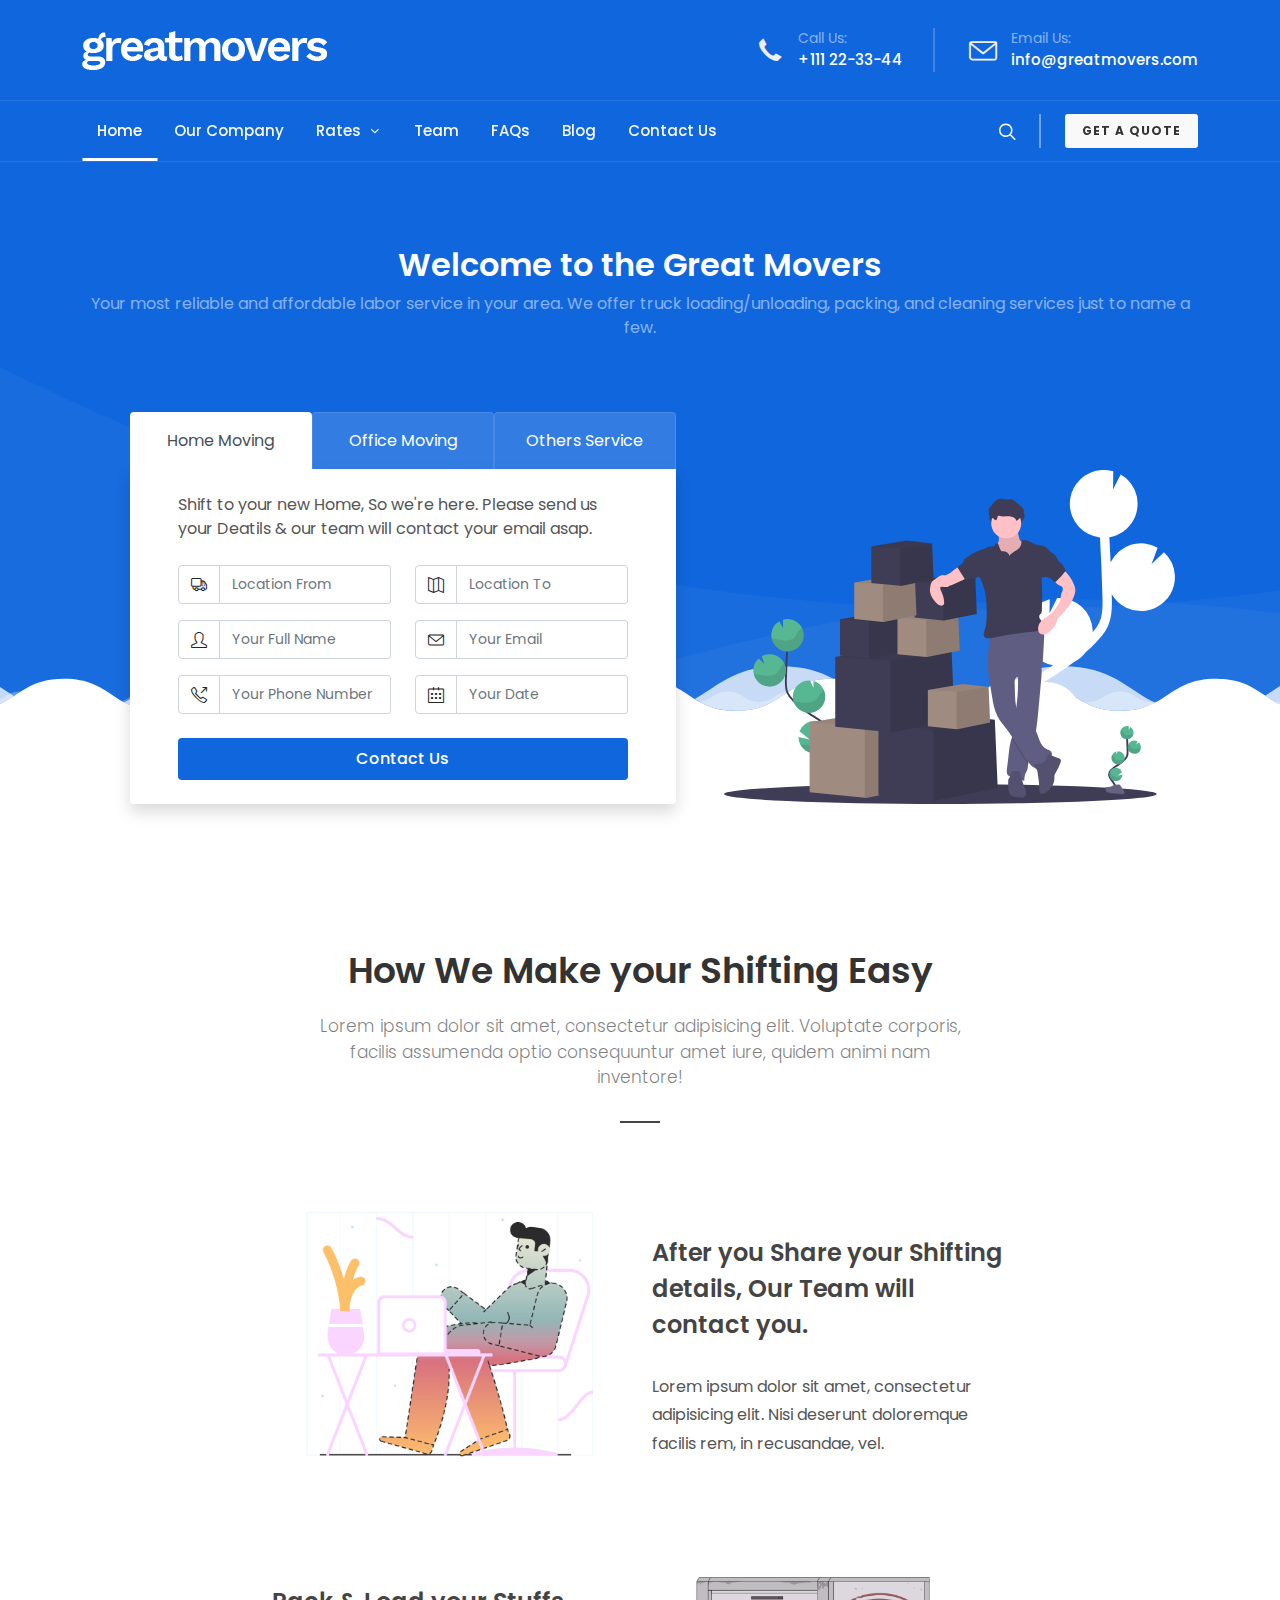
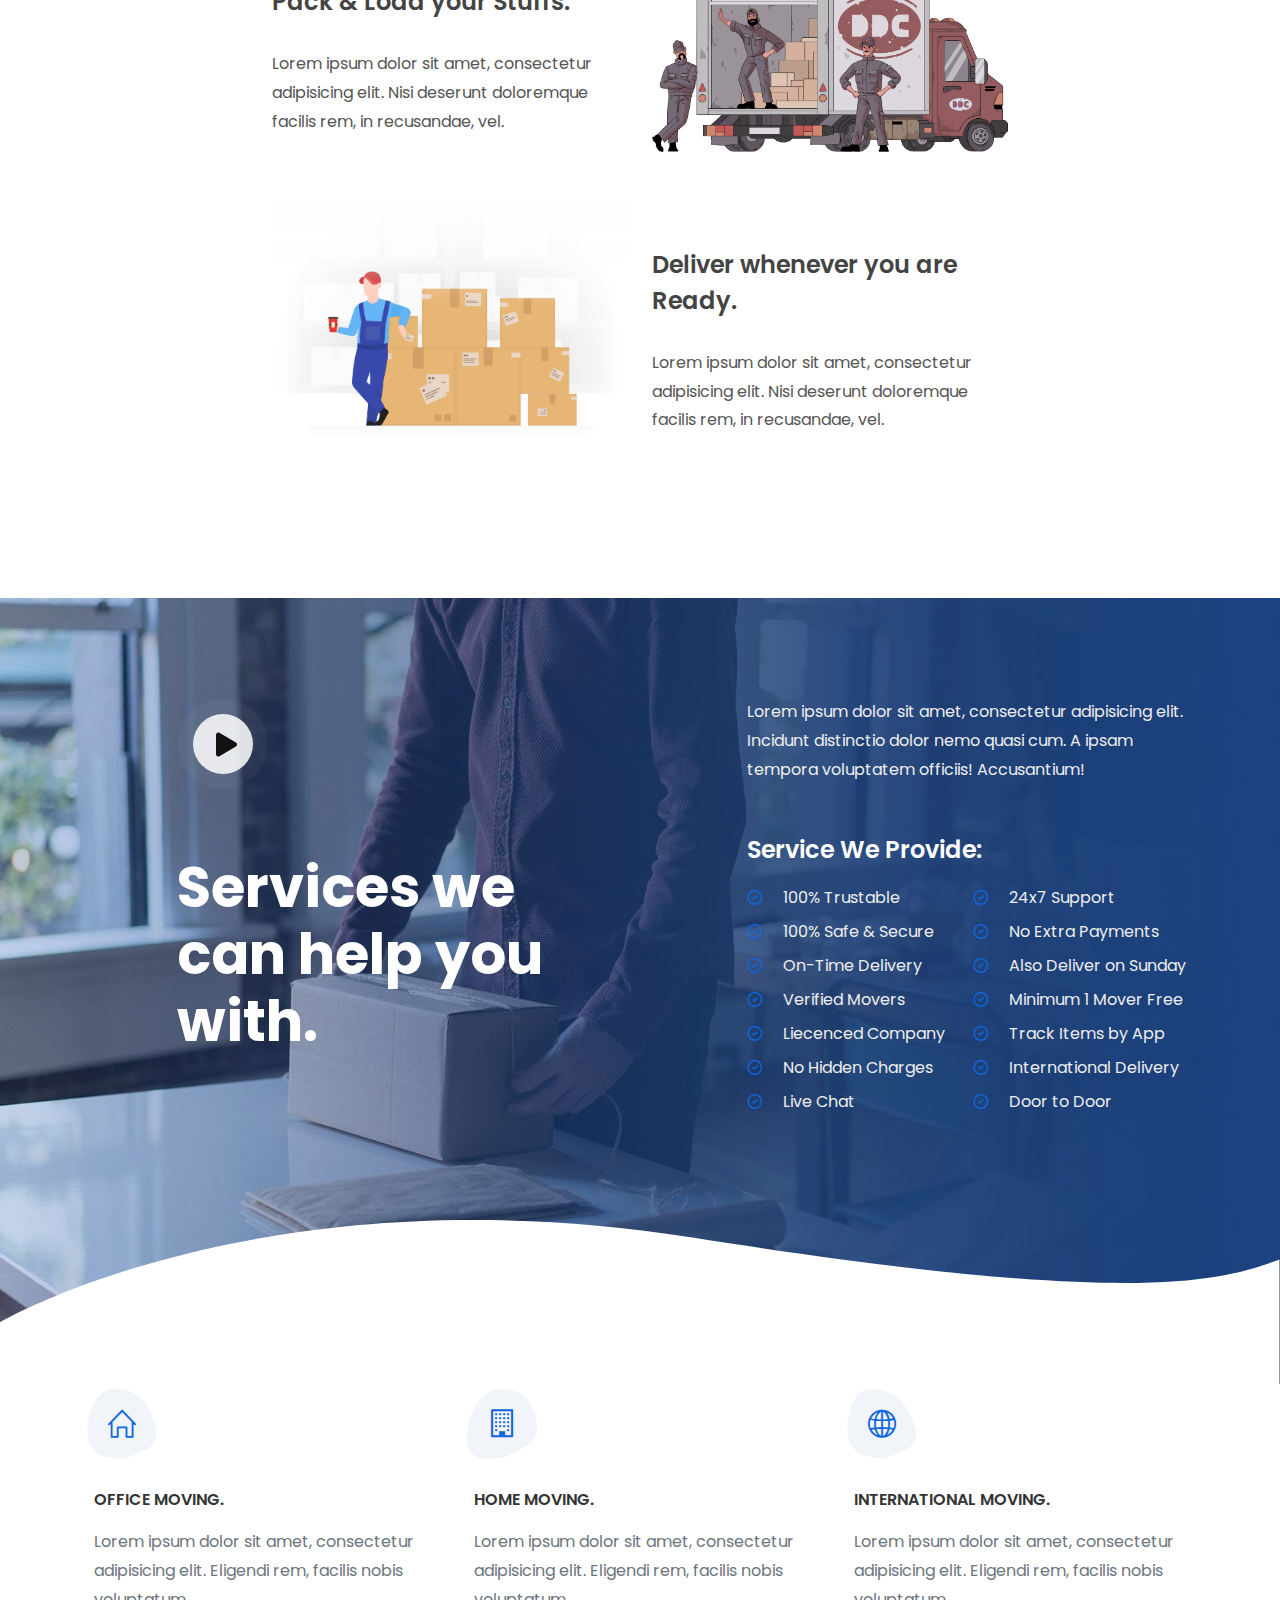
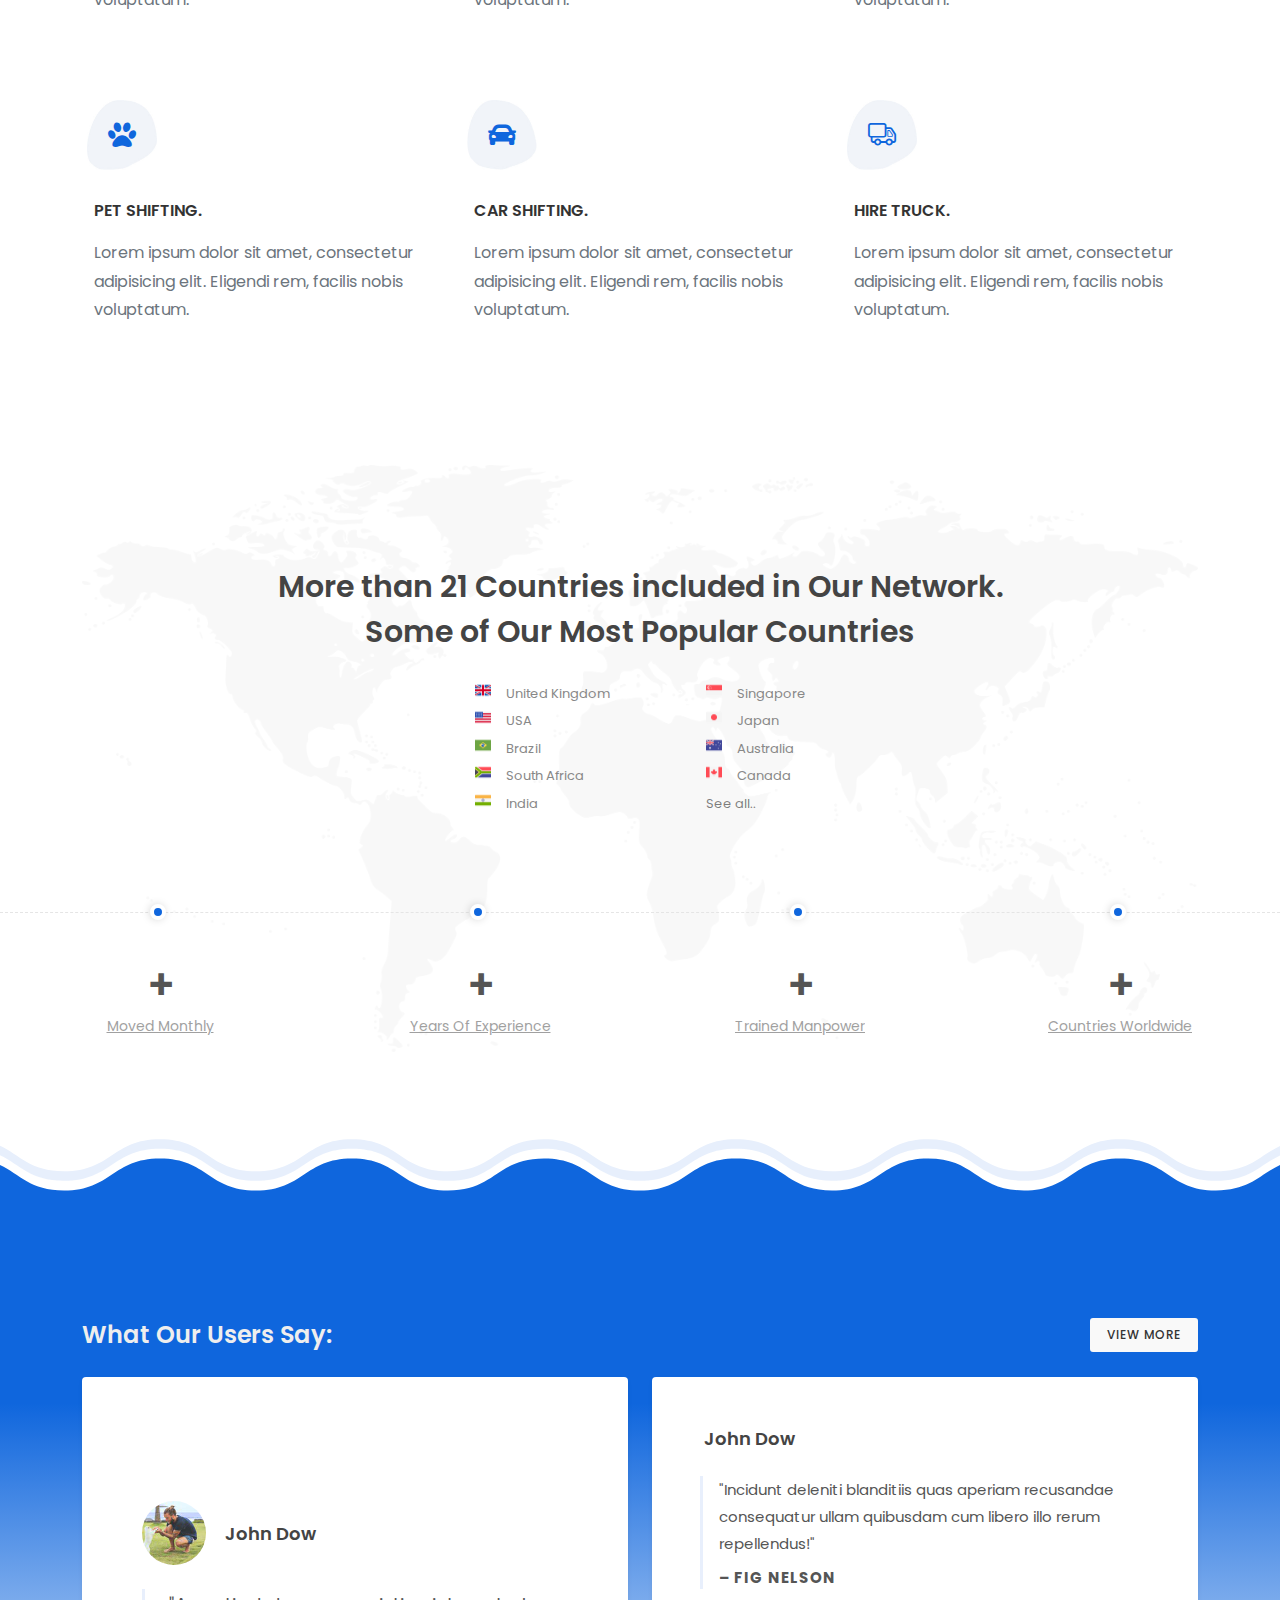
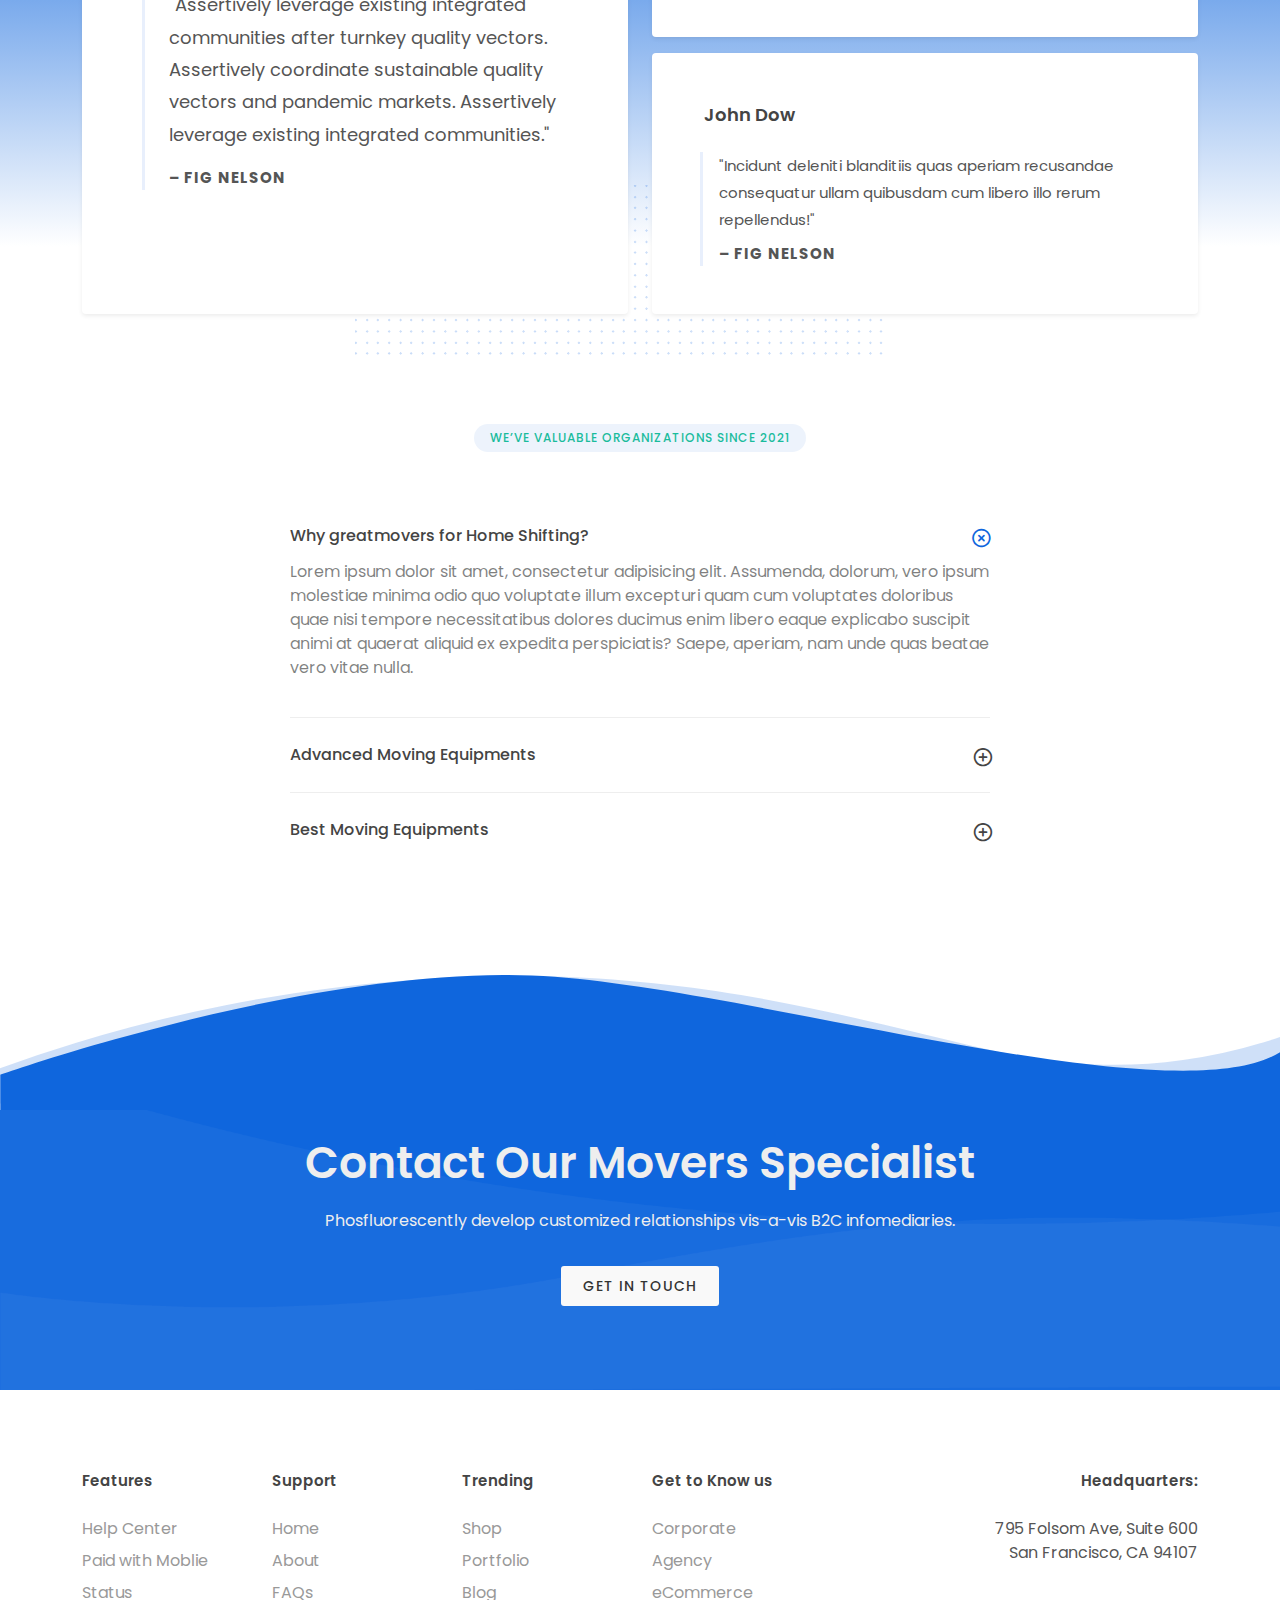
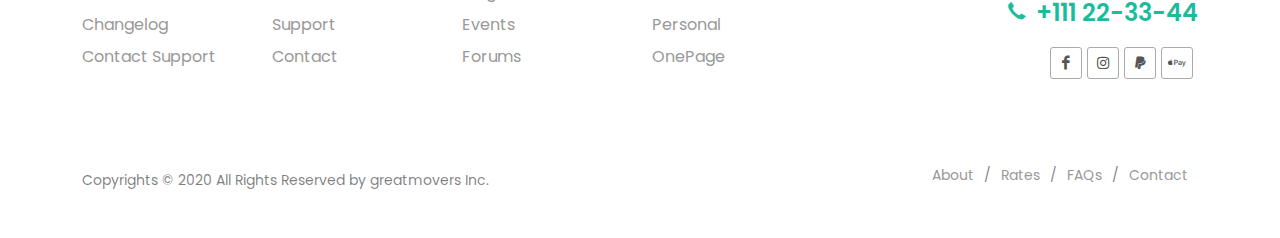
<file: index.html>
<!DOCTYPE html>
<html dir="ltr" lang="en-US">
<head>

	<meta http-equiv="content-type" content="text/html; charset=utf-8" />
	<meta name="author" content="SemiColonWeb" />

	<!-- Stylesheets
	============================================= -->
	<link href="https://fonts.googleapis.com/css?family=Poppins:300,400,500,600,700&display=swap" rel="stylesheet" type="text/css" />
	<link rel="stylesheet" href="css/bootstrap.css" type="text/css" />
	<link rel="stylesheet" href="style.css" type="text/css" />

	<link rel="stylesheet" href="css/dark.css" type="text/css" />
	<link rel="stylesheet" href="css/font-icons.css" type="text/css" />
	<link rel="stylesheet" href="css/animate.css" type="text/css" />
	<link rel="stylesheet" href="css/magnific-popup.css" type="text/css" />

	<link rel="stylesheet" href="css/custom.css" type="text/css" />

	<!-- Movers Demo Specific Stylesheet -->
	<link rel="stylesheet" href="css/colors.php?color=0F66DD" type="text/css" /> <!-- Theme Color -->
	<link rel="stylesheet" href="demos/movers/css/fonts.css" type="text/css" />
	<link rel="stylesheet" href="demos/movers/movers.css" type="text/css" />
	<!-- / -->

	<!-- DatePicker CSS -->
	<link rel="stylesheet" href="css/components/datepicker.css" type="text/css" />

	<meta name='viewport' content='initial-scale=1, viewport-fit=cover'>

	<!-- Document Title
	============================================= -->
	<title>Movers Demo | greatmovers</title>

</head>

<body class="stretched">

	<!-- Document Wrapper
	============================================= -->
	<div id="wrapper" class="clearfix">

		<!-- Header
		============================================= -->
		<header id="header" class="dark header-size-sm" data-sticky-shrink="false">
			<div class="container">
				<div class="header-row">

					<!-- Logo
					============================================= -->
					<div id="logo" class="ms-auto ms-md-0">
						<a href="index.html" class="standard-logo" data-dark-logo="images/logo-dark.png"><img class="mx-auto" src="images/logo.png" alt="greatmovers Logo"></a>
						<a href="index.html" class="retina-logo" data-dark-logo="images/logo-dark@2x.png"><img class="mx-auto" src="images/logo@2x.png" alt="greatmovers Logo"></a>
					</div><!-- #logo end -->

					<ul class="header-extras d-none d-sm-flex mx-auto mx-md-0 mb-4 mb-md-0">
						<li>
							<i class="i-plain icon-call m-0"></i>
							<div class="he-text fw-normal text-white-50">
								Call Us:
								<span><a href="tel:+111-22-33-44" class="text-white fw-medium">+111 22-33-44</a></span>
							</div>
						</li>
						<li>
							<i class="i-plain icon-line2-envelope m-0"></i>
							<div class="he-text fw-normal text-white-50">
								Email Us:
								<span><a href="mailto:info@greatmovers.com" target="_top" class="text-white fw-medium">info@greatmovers.com</a></span>
							</div>
						</li>
					</ul>

				</div>
			</div>

			<div id="header-wrap">
				<div class="container">
					<div class="header-row justify-content-between flex-row-reverse flex-lg-row">

						<div class="header-misc">

							<!-- Top Search
							============================================= -->
							<div id="top-search" class="header-misc-icon">
								<a href="#" id="top-search-trigger"><i class="icon-line-search"></i><i class="icon-line-cross"></i></a>
							</div><!-- #top-search end -->

							<!-- Header Buttons
							============================================= -->
							<div class="header-buttons d-none d-sm-inline-block">
								<a href="#slider" data-scrollto="#slider" data-offset="-80" class="button button-rounded button-white button-light button-small m-0">Get a Quote</a>
							</div>

						</div>

						<div id="primary-menu-trigger">
							<svg class="svg-trigger" viewBox="0 0 100 100"><path d="m 30,33 h 40 c 3.722839,0 7.5,3.126468 7.5,8.578427 0,5.451959 -2.727029,8.421573 -7.5,8.421573 h -20"></path><path d="m 30,50 h 40"></path><path d="m 70,67 h -40 c 0,0 -7.5,-0.802118 -7.5,-8.365747 0,-7.563629 7.5,-8.634253 7.5,-8.634253 h 20"></path></svg>
						</div>

						<!-- Primary Navigation
						============================================= -->
						<nav class="primary-menu with-arrows not-dark">

							<ul class="menu-container">
								<li class="menu-item current"><a class="menu-link" href="index.html"><div>Home</div></a></li>
								<li class="menu-item"><a class="menu-link" href="movers-company.html"><div>Our Company</div></a></li>
								<li class="menu-item"><a class="menu-link" href="movers-rates.html"><div>Rates</div></a>
									<ul class="sub-menu-container">
										<li class="menu-item"><a class="menu-link" href="movers-rates.html"><div><i class="icon-line2-home"></i>Home Moving</div></a></li>
										<li class="menu-item"><a class="menu-link" href="movers-rates.html"><div><i class="icon-building2"></i>Office Moving</div></a></li>
										<li class="menu-item"><a class="menu-link" href="movers-rates.html"><div><i class="icon-line2-globe"></i>International Moving</div></a></li>
										<li class="menu-item"><a class="menu-link" href="movers-rates.html"><div><i class="icon-paw"></i>Pet Shifting</div></a></li>
										<li class="menu-item"><a class="menu-link" href="movers-rates.html"><div><i class="icon-car"></i>Car Shifting</div></a></li>
										<li class="menu-item"><a class="menu-link" href="movers-rates.html"><div><i class="icon-truck1"></i>Hire Truck</div></a></li>
									</ul>
								</li>
								<li class="menu-item"><a class="menu-link" href="movers-team.html"><div>Team</div></a></li>
								<li class="menu-item"><a class="menu-link" href="movers-faqs.html"><div>FAQs</div></a></li>
								<li class="menu-item"><a class="menu-link" href="movers-blog.html"><div>Blog</div></a></li>
								<li class="menu-item"><a class="menu-link" href="movers-contact.html"><div>Contact Us</div></a></li>
							</ul>

						</nav><!-- #primary-menu end -->

						<form class="top-search-form" action="search.html" method="get">
							<input type="text" name="q" class="form-control" value="" placeholder="Type &amp; Hit Enter.." autocomplete="off">
						</form>

					</div>
				</div>
			</div>
			<div class="header-wrap-clone"></div>
		</header><!-- #header end -->

		<!-- Slider
		============================================= -->
		<section id="slider" class="slider-element bg-color" style="height: auto; padding: 60px 0; background: url('demos/movers/images/bg-2.png') no-repeat center center / 100% 100%;">

			<div class="container mt-4" style="z-index: 2">
				<div class="center">
					<h2 class="text-white h2 fw-semibold mb-2">Welcome to the Great Movers</h2>
					<p class="text-white-50">Your most reliable and affordable labor service in your area. We offer truck loading/unloading, packing, and cleaning services just to name a few.</p>
				</div>
				<div class="row topmargin justify-content-center">
					<div class="col-lg-6">
						<ul class="nav nav-tabs nav-justified flex-column border-bottom-0 flex-md-row bg-color mt-4" role="tablist">
							<li class="nav-item">
								<a class="nav-link py-3 active" id="home-moving-tab" data-bs-toggle="tab" href="#home-moving" role="tab" aria-controls="home-moving" aria-selected="true">Home Moving</a>
							</li>
							<li class="nav-item">
								<a class="nav-link py-3" id="office-moving-tab" data-bs-toggle="tab" href="#office-moving" role="tab" aria-controls="office-moving" aria-selected="false">Office Moving</a>
							</li>
							<li class="nav-item">
								<a class="nav-link py-3" id="others-moving-tab" data-bs-toggle="tab" href="#others-moving" role="tab" aria-controls="others-moving" aria-selected="false">Others Service</a>
							</li>
						</ul>
						<div class="tab-content rounded-bottom shadow bg-white py-4 px-5">
							<div class="tab-pane fade show active" id="home-moving" role="tabpanel" aria-labelledby="home-moving-tab">
								<p class="mb-4">Shift to your new Home, So we're here. Please send us your Deatils &amp; our team will contact your email asap.</p>
								<div class="form-widget">
									<div class="form-result"></div>
									<form class="row home-moving-form position-relative mb-0" action="https://sheetdb.io/api/v1/67zkbnydekmec" method="post" id="sheetdb-form">
										<div class="form-process">
											<div class="css3-spinner">
												<div class="css3-spinner-scaler"></div>
											</div>
										</div>
										
										<input type="hidden" name="data[Service_Type]">

										<div class="col-sm-6 form-group">
											<div class="input-group">
												<span class="input-group-text bg-transparent"><i class="icon-truck1"></i></span>
												<input type="text" name="data[Location_From]" id="home-moving-form-location-from" class="form-control required" value="" placeholder="Location From">
											</div>
										</div>

										<div class="col-sm-6 form-group">
											<div class="input-group">
												<span class="input-group-text bg-transparent"><i class="icon-line2-map"></i></span>
												<input type="text" name="data[Location_To]" id="home-moving-form-location-to" class="form-control required" value="" placeholder="Location To">
											</div>
										</div>

										<div class="col-sm-6 form-group">
											<div class="input-group">
												<span class="input-group-text bg-transparent"><i class="icon-line2-user"></i></span>
												<input type="text" name="data[Full_Name]" id="home-moving-form-name" class="form-control required" value="" placeholder="Your Full Name">
											</div>
										</div>

										<div class="col-sm-6 form-group">
											<div class="input-group">
												<span class="input-group-text bg-transparent"><i class="icon-line2-envelope"></i></span>
												<input type="email" name="data[Email]" id="home-moving-form-email" class="form-control required" value="" placeholder="Your Email">
											</div>
										</div>

										<div class="col-sm-6 form-group">
											<div class="input-group">
												<span class="input-group-text bg-transparent"><i class="icon-line2-call-out"></i></span>
												<input type="text" name="data[Phone_Number]" id="home-moving-form-phone" class="form-control required" value="" placeholder="Your Phone Number">
											</div>
										</div>

										<div class="col-sm-6 form-group">
											<div class="input-group">
												<span class="input-group-text bg-transparent"><i class="icon-line2-calendar"></i></span>
												<input type="text" class="form-control home-date required" name="data[Date]" id="home-moving-form-date" value="" placeholder="Your Date">
											</div>
										</div>

										<div class="col-12 d-none">
											<input type="text" id="home-moving-form-botcheck" name="home-moving-form-botcheck" value="" />
										</div>

										<div class="col-12">
											<button type="submit" name="home-moving-form-submit" class="btn bg-color text-white fw-medium w-100 py-2 mt-2">Contact Us</button>
										</div>
									</form>
								</div>
							</div>
							<div class="tab-pane fade" id="office-moving" role="tabpanel" aria-labelledby="office-moving-tab">
								<p class="mb-4">Share your Office Shifting details by Filling out an Easy Form. Get Free Quotes from Verified Packers &amp; Movers Instantly.</p>
								<div class="form-widget">
									<div class="form-result"></div>
									<form class="row office-moving-form position-relative mb-0" action="include/form.php" method="post" enctype="multipart/form-data">
										<div class="form-process">
											<div class="css3-spinner">
												<div class="css3-spinner-scaler"></div>
											</div>
										</div>

										<div class="col-sm-6 form-group">
											<div class="input-group">
												<span class="input-group-text bg-transparent"><i class="icon-truck1"></i></span>
												<input type="text" name="office-moving-form-location-from" id="office-moving-form-location-from" class="form-control required" value="" placeholder="Location From">
											</div>
										</div>

										<div class="col-sm-6 form-group">
											<div class="input-group">
												<span class="input-group-text bg-transparent"><i class="icon-line2-map"></i></span>
												<input type="text" name="office-moving-form-location-to" id="office-moving-form-location-to" class="form-control required" value="" placeholder="Location To">
											</div>
										</div>

										<div class="col-sm-6 form-group">
											<div class="input-group">
												<span class="input-group-text bg-transparent"><i class="icon-line2-user"></i></span>
												<input type="text" name="office-moving-form-name" id="office-moving-form-name" class="form-control required" value="" placeholder="Your Full Name">
											</div>
										</div>

										<div class="col-sm-6 form-group">
											<div class="input-group">
												<span class="input-group-text bg-transparent"><i class="icon-line2-envelope"></i></span>
												<input type="email" name="office-moving-form-email" id="office-moving-form-email" class="form-control required" value="" placeholder="Your Email">
											</div>
										</div>

										<div class="col-sm-6 form-group">
											<div class="input-group">
												<span class="input-group-text bg-transparent"><i class="icon-line2-call-out"></i></span>
												<input type="text" name="office-moving-form-phone" id="office-moving-form-phone" class="form-control required" value="" placeholder="Your Phone Number">
											</div>
										</div>

										<div class="col-sm-6 form-group">
											<div class="input-group">
												<span class="input-group-text bg-transparent"><i class="icon-line2-calendar"></i></span>
												<input type="text" class="form-control home-date required" name="office-moving-form-date" id="office-moving-form-date" value="" placeholder="Your Date">
											</div>
										</div>

										<div class="col-12 d-none">
											<input type="text" id="office-moving-form-botcheck" name="office-moving-form-botcheck" value="" />
										</div>

										<div class="col-12">
											<button type="submit" name="office-moving-form-submit" class="btn bg-color text-white fw-medium w-100 py-2 mt-2">Contact Us</button>
										</div>

										<input type="hidden" name="prefix" value="office-moving-form-">
										<input type="hidden" name="subject" value="Office Moving Request">
										<input type="hidden" name="html_title" value="Office Moving">
									</form>
								</div>
							</div>
							<div class="tab-pane fade" id="others-moving" role="tabpanel" aria-labelledby="others-moving-tab">
								<div class="form-widget">
									<div class="form-result"></div>
									<form class="row others-moving-form position-relative mb-0" action="include/form.php" method="post" enctype="multipart/form-data">
										<div class="form-process">
											<div class="css3-spinner">
												<div class="css3-spinner-scaler"></div>
											</div>
										</div>

										<div class="col-12 form-group">
											<div class="input-group">
												<span class="input-group-text bg-transparent"><img src="demos/movers/images/baggage.png" height="18" alt="baggage Icon"></span>
												<select class="required form-select" name="others-moving-form-service" id="others-moving-form-service">
													<option value="" disabled selected>-- Select Your Service --</option>
													<option value="International Moving">International Moving</option>
													<option value="Pet Moving">Pet Moving</option>
													<option value="Car Moving">Car Moving</option>
													<option value="Hire Mover Truck">Hire Mover Truck</option>
												</select>
											</div>
										</div>

										<div class="col-sm-6 form-group">
											<div class="input-group">
												<span class="input-group-text bg-transparent"><i class="icon-line2-social-dropbox"></i></span>
												<input type="text" name="others-moving-form-item" id="others-moving-form-item" class="form-control required" value="" placeholder="Your Item">
											</div>
										</div>

										<div class="col-sm-6 form-group">
											<div class="input-group">
												<span class="input-group-text text-muted bg-transparent"><i class="icon-user-circle1"></i></span>
												<select class="required form-select" name="others-moving-form-movers" id="others-moving-form-movers">
													<option value="" disabled selected>-- Select Movers --</option>
													<option value="1">1</option>
													<option value="2">2</option>
													<option value="3">3</option>
													<option value="4">4</option>
												</select>
											</div>
										</div>

										<div class="col-sm-6 form-group">
											<div class="input-group">
												<span class="input-group-text bg-transparent"><i class="icon-truck1"></i></span>
												<input type="text" name="others-moving-form-location-from" id="others-moving-form-location-from" class="form-control required" value="" placeholder="Location From">
											</div>
										</div>

										<div class="col-sm-6 form-group">
											<div class="input-group">
												<span class="input-group-text bg-transparent"><i class="icon-line2-map"></i></span>
												<input type="text" name="others-moving-form-location-to" id="others-moving-form-location-to" class="form-control required" value="" placeholder="Location To">
											</div>
										</div>

										<div class="col-sm-6 form-group">
											<div class="input-group">
												<span class="input-group-text bg-transparent"><i class="icon-line2-user"></i></span>
												<input type="text" name="others-moving-form-name" id="others-moving-form-name" class="form-control required" value="" placeholder="Your Full Name">
											</div>
										</div>

										<div class="col-sm-6 form-group">
											<div class="input-group">
												<span class="input-group-text bg-transparent"><i class="icon-line2-envelope"></i></span>
												<input type="email" name="others-moving-form-email" id="others-moving-form-email" class="form-control required" value="" placeholder="Your Email">
											</div>
										</div>

										<div class="col-sm-6 form-group">
											<div class="input-group">
												<span class="input-group-text bg-transparent"><i class="icon-line2-call-out"></i></span>
												<input type="text" name="others-moving-form-phone" id="others-moving-form-phone" class="form-control required" value="" placeholder="Your Phone Number">
											</div>
										</div>

										<div class="col-sm-6 form-group">
											<div class="input-group">
												<span class="input-group-text bg-transparent"><i class="icon-line2-calendar"></i></span>
												<input type="text" class="form-control home-date required" name="others-moving-form-date" id="others-moving-form-date" value="" placeholder="Your Date">
											</div>
										</div>

										<div class="col-12 d-none">
											<input type="text" id="others-moving-form-botcheck" name="others-moving-form-botcheck" value="" />
										</div>

										<div class="col-12">
											<button type="submit" name="others-moving-form-submit" class="btn bg-color text-white fw-medium w-100 py-2 mt-2">Contact Us</button>
										</div>

										<input type="hidden" name="prefix" value="others-moving-form-">
										<input type="hidden" name="subject" value="Others Service Request">
										<input type="hidden" name="html_title" value="Others Service">
									</form>
								</div>
							</div>
						</div>
					</div>
					<div class="col-lg-5 d-none d-lg-flex flex-wrap justify-content-center">
						<img src="demos/movers/images/2.svg" alt="Image 1" class="d-flex align-self-end ms-5 mt-3">
					</div>
				</div>
			</div>

			<div class="svg-separator">
				<div>
					<svg preserveAspectRatio="xMidYMax meet" viewBox="0 0 1600 100" data-height="100">
						<path style="opacity: 1;fill: rgba(255,255,255,0.75);" d="M1040,56c0.5,0,1,0,1.6,0c-16.6-8.9-36.4-15.7-66.4-15.7c-56,0-76.8,23.7-106.9,41C881.1,89.3,895.6,96,920,96
						C979.5,96,980,56,1040,56z"></path> <path style="opacity: 1;fill: rgba(255,255,255,0.75);" d="M1699.8,96l0,10H1946l-0.3-6.9c0,0,0,0-88,0s-88.6-58.8-176.5-58.8c-51.4,0-73,20.1-99.6,36.8 c14.5,9.6,29.6,18.9,58.4,18.9C1699.8,96,1699.8,96,1699.8,96z"></path> <path style="opacity: 1;fill: rgba(255,255,255,0.75);" d="M1400,96c19.5,0,32.7-4.3,43.7-10c-35.2-17.3-54.1-45.7-115.5-45.7c-32.3,0-52.8,7.9-70.2,17.8 c6.4-1.3,13.6-2.1,22-2.1C1340.1,56,1340.3,96,1400,96z"></path> <path style="opacity: 1;fill: rgba(255,255,255,0.75);" d="M320,56c6.6,0,12.4,0.5,17.7,1.3c-17-9.6-37.3-17-68.5-17c-60.4,0-79.5,27.8-114,45.2 c11.2,6,24.6,10.5,44.8,10.5C260,96,259.9,56,320,56z"></path> <path style="opacity: 1;fill: rgba(255,255,255,0.75);" d="M680,96c23.7,0,38.1-6.3,50.5-13.9C699.6,64.8,679,40.3,622.2,40.3c-30,0-49.8,6.8-66.3,15.8 c1.3,0,2.7-0.1,4.1-0.1C619.7,56,620.2,96,680,96z"></path> <path style="opacity: 1;fill: rgba(255,255,255,0.75);" d="M-40,95.6c28.3,0,43.3-8.7,57.4-18C-9.6,60.8-31,40.2-83.2,40.2c-14.3,0-26.3,1.6-36.8,4.2V106h60V96L-40,95.6
						z"></path>
						<path style="opacity: 1;fill: rgba(255,255,255,0.3);;" d="M504,73.4c-2.6-0.8-5.7-1.4-9.6-1.4c-19.4,0-19.6,13-39,13c-19.4,0-19.5-13-39-13c-14,0-18,6.7-26.3,10.4 C402.4,89.9,416.7,96,440,96C472.5,96,487.5,84.2,504,73.4z"></path> <path style="opacity: 1;fill: rgba(255,255,255,0.3);;" d="M1205.4,85c-0.2,0-0.4,0-0.6,0c-19.5,0-19.5-13-39-13s-19.4,12.9-39,12.9c0,0-5.9,0-12.3,0.1 c11.4,6.3,24.9,11,45.5,11C1180.6,96,1194.1,91.2,1205.4,85z"></path> <path style="opacity: 1;fill: rgba(255,255,255,0.3);;" d="M1447.4,83.9c-2.4,0.7-5.2,1.1-8.6,1.1c-19.3,0-19.6-13-39-13s-19.6,13-39,13c-3,0-5.5-0.3-7.7-0.8 c11.6,6.6,25.4,11.8,46.9,11.8C1421.8,96,1435.7,90.7,1447.4,83.9z"></path> <path style="opacity: 1;fill: rgba(255,255,255,0.3);;" d="M985.8,72c-17.6,0.8-18.3,13-37,13c-19.4,0-19.5-13-39-13c-18.2,0-19.6,11.4-35.5,12.8 c11.4,6.3,25,11.2,45.7,11.2C953.7,96,968.5,83.2,985.8,72z"></path> <path style="opacity: 1;fill: rgba(255,255,255,0.3);;" d="M743.8,73.5c-10.3,3.4-13.6,11.5-29,11.5c-19.4,0-19.5-13-39-13s-19.5,13-39,13c-0.9,0-1.7,0-2.5-0.1 c11.4,6.3,25,11.1,45.7,11.1C712.4,96,727.3,84.2,743.8,73.5z"></path> <path style="opacity: 1;fill: rgba(255,255,255,0.3);;" d="M265.5,72.3c-1.5-0.2-3.2-0.3-5.1-0.3c-19.4,0-19.6,13-39,13c-19.4,0-19.6-13-39-13 c-15.9,0-18.9,8.7-30.1,11.9C164.1,90.6,178,96,200,96C233.7,96,248.4,83.4,265.5,72.3z"></path> <path style="opacity: 1;fill: rgba(255,255,255,0.3);;" d="M1692.3,96V85c0,0,0,0-19.5,0s-19.6-13-39-13s-19.6,13-39,13c-0.1,0-0.2,0-0.4,0c11.4,6.2,24.9,11,45.6,11 C1669.9,96,1684.8,96,1692.3,96z"></path> <path style="opacity: 1;fill: rgba(255,255,255,0.3);;" d="M25.5,72C6,72,6.1,84.9-13.5,84.9L-20,85v8.9C0.7,90.1,12.6,80.6,25.9,72C25.8,72,25.7,72,25.5,72z"></path>
						<path style="fill: rgb(255, 255, 255);" d="M-40,95.6C20.3,95.6,20.1,56,80,56s60,40,120,40s59.9-40,120-40s60.3,40,120,40s60.3-40,120-40s60.2,40,120,40s60.1-40,120-40s60.5,40,120,40s60-40,120-40s60.4,40,120,40s59.9-40,120-40s60.3,40,120,40s60.2-40,120-40s60.2,40,120,40s59.8,0,59.8,0l0.2,143H-60V96L-40,95.6z"></path>
					</svg>
					<div class="bg-white" style="height: 150px"></div>
				</div>
			</div>

		</section>

		<!-- Content
		============================================= -->
		<section id="content">

			<div class="content-wrap pb-0">

				<div class="container clearfix">

					<div class="row justify-content-center mb-5">
						<div class="col-lg-7 center">
							<div class="heading-block">
								<h3 class="nott mb-3 fw-semibold ls0">How We Make your Shifting Easy</h3>
								<span class="text-black-50">Lorem ipsum dolor sit amet, consectetur adipisicing elit. Voluptate corporis, facilis assumenda optio consequuntur amet iure, quidem animi nam inventore!</span>
							</div>
						</div>

						<div class="col-lg-8">
							<div class="row align-items-center">
								<div class="col-sm-6">
									<img src="demos/movers/images/others/4.png" alt="Image 1">
								</div>
								<div class="col-sm-6">
									<h3>After you Share your Shifting details, Our Team will contact you.</h3>
									<p class="mb-2">Lorem ipsum dolor sit amet, consectetur adipisicing elit. Nisi deserunt doloremque facilis rem, in recusandae, vel.</p>
								</div>
							</div>
							<div class="row align-items-center mt-5">
								<div class="col-sm-6 mb-4 mb-sm-0">
									<h3>Pack &amp; Load your Stuffs.</h3>
									<p class="mb-2">Lorem ipsum dolor sit amet, consectetur adipisicing elit. Nisi deserunt doloremque facilis rem, in recusandae, vel.</p>
								</div>
								<div class="col-sm-6">
									<img src="demos/movers/images/others/2.png" alt="Image 1">
								</div>
							</div>
							<div class="row align-items-center mt-5">
								<div class="col-sm-6">
									<img src="demos/movers/images/others/1.png" alt="Image 1">
								</div>
								<div class="col-sm-6">
									<h3>Deliver whenever you are Ready.</h3>
									<p class="mb-2">Lorem ipsum dolor sit amet, consectetur adipisicing elit. Nisi deserunt doloremque facilis rem, in recusandae, vel.</p>
								</div>
							</div>
						</div>
					</div>

				</div>

				<div class="clear"></div>

				<div class="section p-0 dark mb-0" style="background: linear-gradient(to right, rgba(25,102,221,0.2), rgba(25,102,221,0.5)), url('demos/movers/images/section/1.jpg') no-repeat center center / cover; min-height: 400px">
					<div class="container">
						<div class="row justify-content-between mb-4" style="padding: 100px 0 160px;">
							<div class="col-lg-5 col-md-6 offset-lg-1 pt-3">
								<a href="https://www.youtube.com/watch?v=P3Huse9K6Xs" data-lightbox="iframe" class="play-video ms-3"><i class="icon-play"></i></a>
								<h2 class="display-4 fw-bold text-white topmargin-lg">Services we can help you with.</h2>
							</div>
							<div class="col-lg-5 col-md-6 mb-0 mb-md-5">
								<p class="mb-5">Lorem ipsum dolor sit amet, consectetur adipisicing elit. Incidunt distinctio dolor nemo quasi cum. A ipsam tempora voluptatem officiis! Accusantium!</p>
								<h3 class="mb-2 text-white">Service We Provide:</h3>
								<div class="d-flex">
									<ul class="col-6 iconlist">
										<li class="my-2"><i class="icon-line-circle-check fw-light"></i> <span class="ps-2">100% Trustable</span></li>
										<li class="my-2"><i class="icon-line-circle-check fw-light"></i> <span class="ps-2">100% Safe &amp; Secure</span></li>
										<li class="my-2"><i class="icon-line-circle-check fw-light"></i> <span class="ps-2">On-Time Delivery</span></li>
										<li class="my-2"><i class="icon-line-circle-check fw-light"></i> <span class="ps-2">Verified Movers</span></li>
										<li class="my-2"><i class="icon-line-circle-check fw-light"></i> <span class="ps-2">Liecenced Company</span></li>
										<li class="my-2"><i class="icon-line-circle-check fw-light"></i> <span class="ps-2">No Hidden Charges</span></li>
										<li class="my-2"><i class="icon-line-circle-check fw-light"></i> <span class="ps-2">Live Chat</span></li>
									</ul>
									<ul class="col-6 iconlist">
										<li class="my-2"><i class="icon-line-circle-check fw-light"></i> <span class="ps-2">24x7  Support</span></li>
										<li class="my-2"><i class="icon-line-circle-check fw-light"></i> <span class="ps-2">No Extra Payments</span></li>
										<li class="my-2"><i class="icon-line-circle-check fw-light"></i> <span class="ps-2">Also Deliver on Sunday</span></li>
										<li class="my-2"><i class="icon-line-circle-check fw-light"></i> <span class="ps-2">Minimum 1 Mover Free</span></li>
										<li class="my-2"><i class="icon-line-circle-check fw-light"></i> <span class="ps-2">Track Items by App</span></li>
										<li class="my-2"><i class="icon-line-circle-check fw-light"></i> <span class="ps-2">International Delivery</span></li>
										<li class="my-2"><i class="icon-line-circle-check fw-light"></i> <span class="ps-2">Door to Door</span></li>
									</ul>
								</div>
							</div>
						</div>
					</div>
					<div class="clear"></div>
					<svg class="svg-curve" viewBox="0 0 1463 188.03">
						<path style="fill:#FFF;" d="M-.5,288.5s297-175,792-97,599,52,671,25v143H-.5Z" transform="translate(0 -171.47)"/></svg>
				</div>

				<div class="section section-features bg-transparent mt-0 p-0 clearfix">
					<div class="container clearfix">
						<div class="row col-mb-50 col-mb-lg-80">
							<div class="col-md-4">
								<div class="feature-box media-box">
									<div class="fbox-icon position-relative mb-4" style="background-image: url('demos/movers/images/featured-img/1.jpg');">
										<i class="icon-line2-home"></i>
									</div>
									<div class="fbox-content">
										<h3 class="fw-semibold">Office Moving.</h3>
										<p class="text-muted">Lorem ipsum dolor sit amet, consectetur adipisicing elit. Eligendi rem, facilis nobis voluptatum.</p>
									</div>
								</div>
							</div>
							<div class="col-md-4">
								<div class="feature-box media-box">
									<div class="fbox-icon position-relative mb-4" style="background-image: url('demos/movers/images/featured-img/2.jpg');">
										<i class="icon-building2"></i>
									</div>
									<div class="fbox-content">
										<h3 class="fw-semibold">Home Moving.</h3>
										<p class="text-muted">Lorem ipsum dolor sit amet, consectetur adipisicing elit. Eligendi rem, facilis nobis voluptatum.</p>
									</div>
								</div>
							</div>
							<div class="col-md-4">
								<div class="feature-box media-box">
									<div class="fbox-icon position-relative mb-4" style="background-image: url('demos/movers/images/featured-img/3.jpg');">
										<i class="icon-line2-globe"></i>
									</div>
									<div class="fbox-content">
										<h3 class="fw-semibold">International Moving.</h3>
										<p class="text-muted">Lorem ipsum dolor sit amet, consectetur adipisicing elit. Eligendi rem, facilis nobis voluptatum.</p>
									</div>
								</div>
							</div>
							<div class="col-md-4">
								<div class="feature-box media-box">
									<div class="fbox-icon position-relative mb-4">
										<i class="icon-paw"></i>
									</div>
									<div class="fbox-content">
										<h3 class="fw-semibold">Pet Shifting.</h3>
										<p class="text-muted">Lorem ipsum dolor sit amet, consectetur adipisicing elit. Eligendi rem, facilis nobis voluptatum.</p>
									</div>
								</div>
							</div>
							<div class="col-md-4">
								<div class="feature-box media-box">
									<div class="fbox-icon position-relative mb-4" style="background-image: url('demos/movers/images/featured-img/1.jpg');">
										<i class="icon-car"></i>
									</div>
									<div class="fbox-content">
										<h3 class="fw-semibold">Car Shifting.</h3>
										<p class="text-muted">Lorem ipsum dolor sit amet, consectetur adipisicing elit. Eligendi rem, facilis nobis voluptatum.</p>
									</div>
								</div>
							</div>
							<div class="col-md-4">
								<div class="feature-box media-box">
									<div class="fbox-icon position-relative mb-4">
										<i class="icon-truck1"></i>
									</div>
									<div class="fbox-content">
										<h3 class="fw-semibold">Hire Truck.</h3>
										<p class="text-muted">Lorem ipsum dolor sit amet, consectetur adipisicing elit. Eligendi rem, facilis nobis voluptatum.</p>
									</div>
								</div>
							</div>
						</div>
					</div>
				</div>


				<div class="clear"></div>

				<div class="section-map clearfix bottommargin-lg topmargin-lg">
					<div class="container">
						<img src="demos/hosting/images/svg/map.png" alt="Map Image" class="img-fluid map-image">
						<div class="map-title">
							<h2 class="center">More than 21 Countries included in Our Network. Some of Our Most Popular Countries</h2>
							<div class="d-flex justify-content-center">
								<ul class="iconlist m-0 pe-5">
									<li><img src="demos/hosting/images/flags/uk.png" alt="Country Flag"><a href="#">United Kingdom</a></li>
									<li><img src="demos/hosting/images/flags/us.png" alt="Country Flag"><a href="#">USA</a></li>
									<li><img src="demos/hosting/images/flags/br.png" alt="Country Flag"><a href="#">Brazil</a></li>
									<li><img src="demos/hosting/images/flags/sa.png" alt="Country Flag"><a href="#">South Africa</a></li>
									<li><img src="demos/hosting/images/flags/in.png" alt="Country Flag"><a href="#">India</a></li>
								</ul>
								<ul class="iconlist m-0 ps-5">
									<li><img src="demos/hosting/images/flags/si.png" alt="Country Flag"><a href="#">Singapore</a></li>
									<li><img src="demos/hosting/images/flags/ja.png" alt="Country Flag"><a href="#">Japan</a></li>
									<li><img src="demos/hosting/images/flags/au.png" alt="Country Flag"><a href="#">Australia</a></li>
									<li><img src="demos/hosting/images/flags/ca.png" alt="Country Flag"><a href="#">Canada</a></li>
									<li><a href="#" class="text-black-50">See all..</a></li>
								</ul>
							</div>
						</div>
					</div>

					<div class="counter-section">
						<div class="row align-items-stretch m-0 w-100 clearfix">

							<div class="col-sm-3 col-6 center">
								<div class="counter-dots"></div>
								<div class="counter font-secondary"><span data-from="100" data-to="11000" data-refresh-interval="50" data-speed="2100" data-comma="true"></span>+</div>
								<h5 class="text-capitalize ls0 mt-0"><u>Moved Monthly</u></h5>
							</div>

							<div class="col-sm-3 col-6 center">
								<div class="counter-dots"></div>
								<div class="counter font-secondary"><span data-from="3" data-to="26" data-refresh-interval="50" data-speed="2200" data-comma="true"></span>+</div>
								<h5 class="text-capitalize ls0 mt-0"><u>Years of Experience</u></h5>
							</div>

							<div class="col-sm-3 col-6 center">
								<div class="counter-dots"></div>
								<div class="counter font-secondary"><span data-from="100" data-to="6000" data-refresh-interval="25" data-speed="2300" data-comma="true"></span>+</div>
								<h5 class="text-capitalize ls0 mt-0"><u>Trained Manpower</u></h5>
							</div>

							<div class="col-sm-3 col-6 center">
								<div class="counter-dots"></div>
								<div class="counter font-secondary"><span data-from="1" data-to="21" data-refresh-interval="10" data-speed="2100" data-comma="true"></span>+</div>
								<h5 class="text-capitalize ls0 mt-0"><u>Countries Worldwide</u></h5>
							</div>

						</div>
					</div>
				</div>
				<div class="clear"></div>

				<div class="section section-gradient m-0">
					<div class="svg-separator top rotate">
						<div>
							 <svg preserveAspectRatio="xMidYMax meet" class="svg-separator sep3" viewBox="0 0 1600 100">
								<path style="opacity: 1;fill: #FFF;" d="M-40,71.627C20.307,71.627,20.058,32,80,32s60.003,40,120,40s59.948-40,120-40s60.313,40,120,40s60.258-40,120-40s60.202,40,120,40s60.147-40,120-40s60.513,40,120,40s60.036-40,120-40c59.964,0,60.402,40,120,40s59.925-40,120-40s60.291,40,120,40s60.235-40,120-40s60.18,40,120,40s59.82,0,59.82,0l0.18,26H-60V72L-40,71.627z"></path>
								<path class="svg-themecolor" style="opacity: 0.1;" d="M-40,83.627C20.307,83.627,20.058,44,80,44s60.003,40,120,40s59.948-40,120-40s60.313,40,120,40s60.258-40,120-40s60.202,40,120,40s60.147-40,120-40s60.513,40,120,40s60.036-40,120-40c59.964,0,60.402,40,120,40s59.925-40,120-40s60.291,40,120,40s60.235-40,120-40s60.18,40,120,40s59.82,0,59.82,0l0.18,14H-60V84L-40,83.627z"></path>
								<path style="fill: #FFF;" d="M-40,95.627C20.307,95.627,20.058,56,80,56s60.003,40,120,40s59.948-40,120-40s60.313,40,120,40s60.258-40,120-40s60.202,40,120,40s60.147-40,120-40s60.513,40,120,40s60.036-40,120-40c59.964,0,60.402,40,120,40s59.925-40,120-40s60.291,40,120,40s60.235-40,120-40s60.18,40,120,40s59.82,0,59.82,0l0.18,138H-60V96L-40,95.627z"></path>
							</svg>
						</div>
					</div>
					<div class="container">
						<div class="mx-auto" style="max-width: 1200px; padding: 120px 0 50px;">
							<div class="d-flex justify-content-between align-items-center mb-4 dark">
								<h3 class="mb-0">What Our Users Say:</h3>
								<a href="#" class="button button-white button-light button-rounded button-small fw-medium m-0">View More</a>
							</div>
							<div class="row row-eq-height justify-content-center">
								<div class="col-md-6">
									<div class="bg-white shadow-sm d-flex justify-content-center flex-column rounded">
										<div class="testimonial bg-transparent shadow-none border-0 p-0">
											<div class="d-flex flex-row mb-4 align-items-center">
												<div class="testi-image">
													<a href="#"><img src="demos/pet/images/testimonials/1.jpg" alt="Customer Testimonails"></a>
												</div>
												<h4 class="ms-1 mb-0">John Dow</h4>
											</div>
											<div class="testi-content ps-4">
												<p>Assertively leverage existing integrated communities after turnkey quality vectors. Assertively coordinate sustainable quality vectors and pandemic markets. Assertively leverage existing integrated communities.</p>
												<div class="testi-meta ls1 mt-3"> Fig Nelson</div>
											</div>
										</div>
									</div>
								</div>
								<div class="col-md-6 mt-3 mt-md-0">
									<div class="bg-white shadow-sm d-flex justify-content-center flex-column mb-3 rounded p-5">
										<div class="testimonial small bg-transparent shadow-none border-0 p-0">
											<div class="d-flex flex-row mb-4 align-items-center">
												<h4 class="ms-1 mb-0">John Dow</h4>
											</div>
											<div class="testi-content ps-3">
												<p>Incidunt deleniti blanditiis quas aperiam recusandae consequatur ullam quibusdam cum libero illo rerum repellendus!</p>
												<div class="testi-meta ls1"> Fig Nelson</div>
											</div>
										</div>
									</div>
									<div class="bg-white shadow-sm d-flex justify-content-center flex-column rounded p-5">
										<div class="testimonial small bg-transparent shadow-none border-0 p-0">
											<div class="d-flex flex-row mb-4 align-items-center">
												<h4 class="ms-1 mb-0">John Dow</h4>
											</div>
											<div class="testi-content ps-3">
												<p>Incidunt deleniti blanditiis quas aperiam recusandae consequatur ullam quibusdam cum libero illo rerum repellendus!</p>
												<div class="testi-meta ls1"> Fig Nelson</div>
											</div>
										</div>
									</div>
								</div>
							</div>
							<div class="grid-bg d-none d-md-block">
								<img src="demos/movers/images/dot-grid.svg" alt="Dot Image">
							</div>
						</div>
					</div>
				</div>

				<div class="container mb-5">
					<div class="section-clients mx-auto" style="max-width: 700px">
						<div class="center clearfix mb-4">
							<span class="badge rounded-pill lightthemecolor color text-uppercase ls1 fw-medium py-2 px-3">We’ve valuable Organizations Since 2021</span>
						</div>
						<div class="clear"></div>

						<div class="toggle mt-5" data-state="open">
							<div class="toggle-header flex-row-reverse">
								<div class="toggle-icon">
									<i class="toggle-closed icon-line-circle-plus"></i>
									<i class="toggle-open icon-line-circle-cross"></i>
								</div>
								<div class="toggle-title fw-medium">
									Why greatmovers for Home Shifting?
								</div>
							</div>
							<div class="toggle-content text-black-50">Lorem ipsum dolor sit amet, consectetur adipisicing elit. Assumenda, dolorum, vero ipsum molestiae minima odio quo voluptate illum excepturi quam cum voluptates doloribus quae nisi tempore necessitatibus dolores ducimus enim libero eaque explicabo suscipit animi at quaerat aliquid ex expedita perspiciatis? Saepe, aperiam, nam unde quas beatae vero vitae nulla.</div>
						</div>

						<div class="toggle">
							<div class="toggle-header flex-row-reverse">
								<div class="toggle-icon">
									<i class="toggle-closed icon-line-circle-plus"></i>
									<i class="toggle-open icon-line-circle-cross"></i>
								</div>
								<div class="toggle-title fw-medium">
									Advanced Moving Equipments
								</div>
							</div>
							<div class="toggle-content text-black-50">Lorem ipsum dolor sit amet, consectetur adipisicing elit. Assumenda, dolorum, vero ipsum molestiae minima odio quo voluptate illum excepturi quam cum voluptates doloribus quae nisi tempore necessitatibus dolores ducimus enim libero eaque explicabo suscipit animi at quaerat aliquid ex expedita perspiciatis? Saepe, aperiam, nam unde quas beatae vero vitae nulla.</div>
						</div>

						<div class="toggle border-0">
							<div class="toggle-header flex-row-reverse">
								<div class="toggle-icon">
									<i class="toggle-closed icon-line-circle-plus"></i>
									<i class="toggle-open icon-line-circle-cross"></i>
								</div>
								<div class="toggle-title fw-medium">
									Best Moving Equipments
								</div>
							</div>
							<div class="toggle-content text-black-50">Lorem ipsum dolor sit amet, consectetur adipisicing elit. Assumenda, dolorum, vero ipsum molestiae minima odio quo voluptate illum excepturi quam cum voluptates doloribus quae nisi tempore necessitatibus dolores ducimus enim libero eaque explicabo suscipit animi at quaerat aliquid ex expedita perspiciatis? Saepe, aperiam, nam unde quas beatae vero vitae nulla.</div>
						</div>
					</div>
				</div>

				<div class="clear"></div>

				<div class="section dark pt-0 mb-0 bg-color" style="background: url('demos/movers/images/bg-2.png') no-repeat center bottom / 100%; overflow: visible">
					<svg viewBox="0 0 1960 206.8" class="bg-white">
						<path class="svg-themecolor" style="opacity:0.2;" d="M0,142.8A2337.49,2337.49,0,0,1,297.5,56.3C569.33-3.53,783.89.22,849.5,2.3c215.78,6.86,382.12,45.39,503.25,73.45,158.87,36.8,283.09,79.13,458.75,54.55A816.49,816.49,0,0,0,1983,86.8v110H0Z"/>
						<path class="svg-themecolor" d="M.5,152.8s498-177,849-150,1031,238,1134,94v110H.5Z"/>
					</svg>
					<div class="container">
						<div class="row align-items-center justify-content-center center my-4">

							<div class="col-sm-8">
								<div class="heading-block border-bottom-0 mb-4">
									<h2 class="fw-semibold ls0 nott mb-3" style="font-size: 44px; line-height: 1.3">Contact Our Movers Specialist</h2>
									<p>Phosfluorescently develop customized relationships vis-a-vis B2C infomediaries.</p>
								</div>
								<a href="movers-contact.html" class="button button-white button-light button-rounded fw-medium m-0">Get In Touch</a>
							</div>

						</div>
					</div>
				</div>
			</div>
		</section><!-- #content end -->

		<!-- Footer
		============================================= -->
		<footer id="footer" class="bg-transparent border-0">

			<div class="container">

				<!-- Footer Widgets
				============================================= -->
				<div class="footer-widgets-wrap pb-4 clearfix">

					<div class="row">

						<div class="col-lg-2 col-md-2 col-6">
							<div class="widget clearfix">

								<h4 class="ls0 mb-4 nott">Features</h4>

								<ul class="list-unstyled iconlist ms-0">
									<li class="mb-2"><a href="#">Help Center</a></li>
									<li class="mb-2"><a href="#">Paid with Moblie</a></li>
									<li class="mb-2"><a href="#">Status</a></li>
									<li class="mb-2"><a href="#">Changelog</a></li>
									<li class="mb-2"><a href="#">Contact Support</a></li>
								</ul>

							</div>
						</div>
						<div class="col-lg-2 col-md-2 col-6">
							<div class="widget clearfix">

								<h4 class="ls0 mb-4 nott">Support</h4>

								<ul class="list-unstyled iconlist ms-0">
									<li class="mb-2"><a href="#">Home</a></li>
									<li class="mb-2"><a href="movers-company.html">About</a></li>
									<li class="mb-2"><a href="movers-faqs.html">FAQs</a></li>
									<li class="mb-2"><a href="#">Support</a></li>
									<li class="mb-2"><a href="movers-contact.html">Contact</a></li>
								</ul>

							</div>
						</div>
						<div class="col-lg-2 col-md-2 col-6">
							<div class="widget clearfix">

								<h4 class="ls0 mb-4 nott">Trending</h4>

								<ul class="list-unstyled iconlist ms-0">
									<li class="mb-2"><a href="#">Shop</a></li>
									<li class="mb-2"><a href="#">Portfolio</a></li>
									<li class="mb-2"><a href="#">Blog</a></li>
									<li class="mb-2"><a href="#">Events</a></li>
									<li class="mb-2"><a href="#">Forums</a></li>
								</ul>

							</div>
						</div>
						<div class="col-lg-2 col-md-2 col-6">
							<div class="widget clearfix">

								<h4 class="ls0 mb-4 nott">Get to Know us</h4>

								<ul class="list-unstyled iconlist ms-0">
									<li class="mb-2"><a href="#">Corporate</a></li>
									<li class="mb-2"><a href="#">Agency</a></li>
									<li class="mb-2"><a href="#">eCommerce</a></li>
									<li class="mb-2"><a href="#">Personal</a></li>
									<li class="mb-2"><a href="#">OnePage</a></li>
								</ul>

							</div>
						</div>
						<div class="col-lg-4 col-md-4 text-md-end">
							<div class="widget clearfix">

								<h4 class="ls0 mb-4 nott">Headquarters:</h4>

								<div>
									<address>
										795 Folsom Ave, Suite 600<br>
										San Francisco, CA 94107<br>
									</address>
									<h3 class="mb-3"><a href="tel:+111-22-33-44"><i class="icon-call me-1" style="font-size: 22px;"></i> +111 22-33-44</a></h3>
									<div class="d-flex justify-content-md-end">
										<a href="#" class="social-icon si-small si-facebook" title="Facebook">
											<i class="icon-facebook"></i>
											<i class="icon-facebook"></i>
										</a>

										<a href="#" class="social-icon si-small si-instagram" title="instagram">
											<i class="icon-instagram"></i>
											<i class="icon-instagram"></i>
										</a>

										<a href="#" class="social-icon si-small si-paypal" title="Paypal">
											<i class="icon-paypal"></i>
											<i class="icon-paypal"></i>
										</a>

										<a href="#" class="social-icon si-small si-wikipedia" title="Apple Pay">
											<i class="icon-apple-pay"></i>
											<i class="icon-apple-pay"></i>
										</a>
									</div>
								</div>

							</div>
						</div>

					</div>

				</div><!-- .footer-widgets-wrap end -->

			</div>

			<!-- Copyrights
			============================================= -->
			<div id="copyrights" class="bg-transparent">

				<div class="container clearfix">

					<div class="row justify-content-between align-items-center">
						<div class="col-md-6 text-black-50">
							Copyrights &copy; 2020 All Rights Reserved by greatmovers Inc.
						</div>

						<div class="col-md-6 d-md-flex flex-md-column align-items-md-end mt-4 mt-md-0">
							<div class="copyrights-menu copyright-links text-black-50 clearfix">
								<a href="movers-company.html">About</a>/<a href="movers-rates.html">Rates</a>/<a href="movers-faqs.html">FAQs</a>/<a href="movers-contact.html">Contact</a>
							</div>
						</div>
					</div>

				</div>

			</div><!-- #copyrights end -->

		</footer><!-- #footer end -->

	</div><!-- #wrapper end -->

	<!-- Go To Top
	============================================= -->
	<div id="gotoTop" class="icon-angle-up"></div>

	<!-- JavaScripts
	============================================= -->
	<script src="js/jquery.js"></script>
	<script src="js/plugins.min.js"></script>

	<!-- DatePicker JS -->
	<script src="js/components/datepicker.js"></script>

	<!-- Footer Scripts
	============================================= -->
	<script src="js/functions.js"></script>

	<script>

		jQuery('.home-date').datepicker({
			autoclose: true,
			startDate: "today",
		});
	</script>

	<script>
		var form = document.getElementById('sheetdb-form');
		form.addEventListener("submit", e => {
			e.preventDefault();
			fetch(form.action, {
				method : "POST",
				body: new FormData(document.getElementById("sheetdb-form")),
			}).then(
					response => response.json()
			).then((html) => {
				// you can put any JS code here
				alert('success')
			});
		});
	</script>


</body>
</html>
</file>
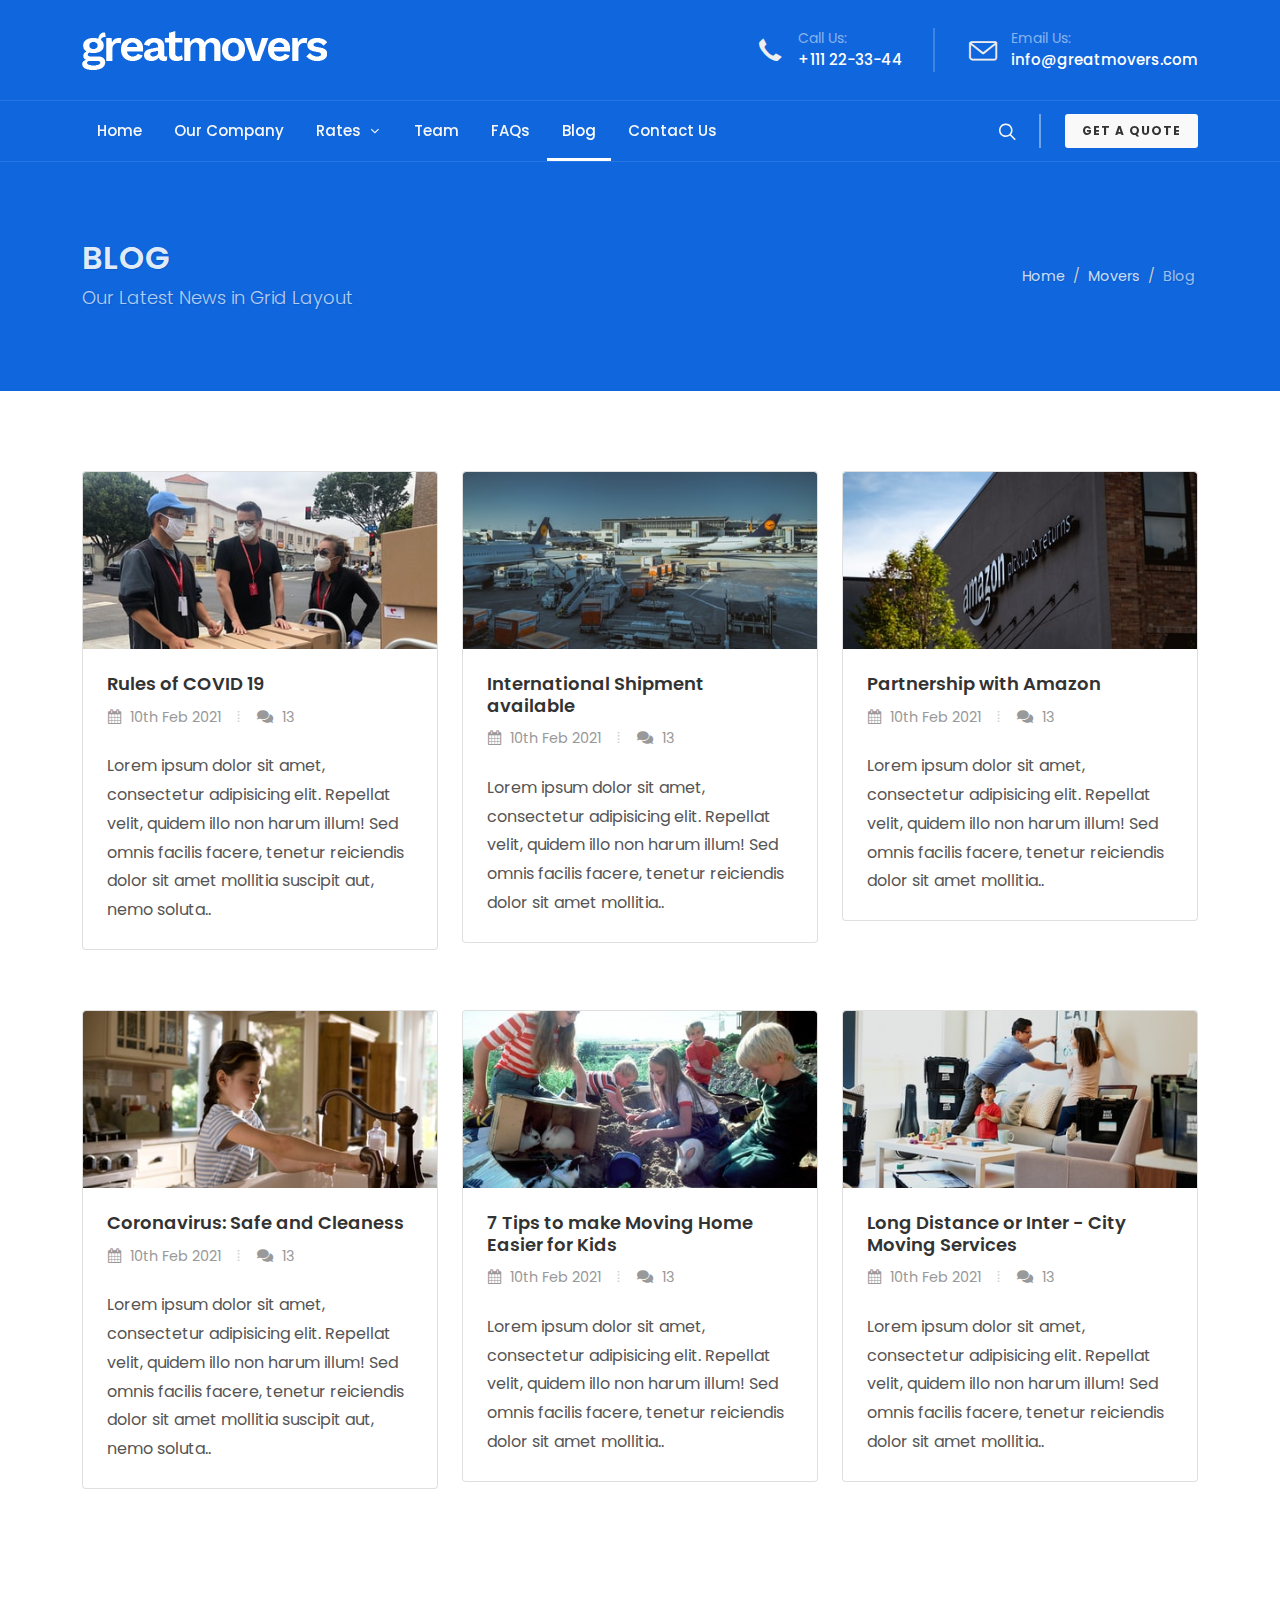
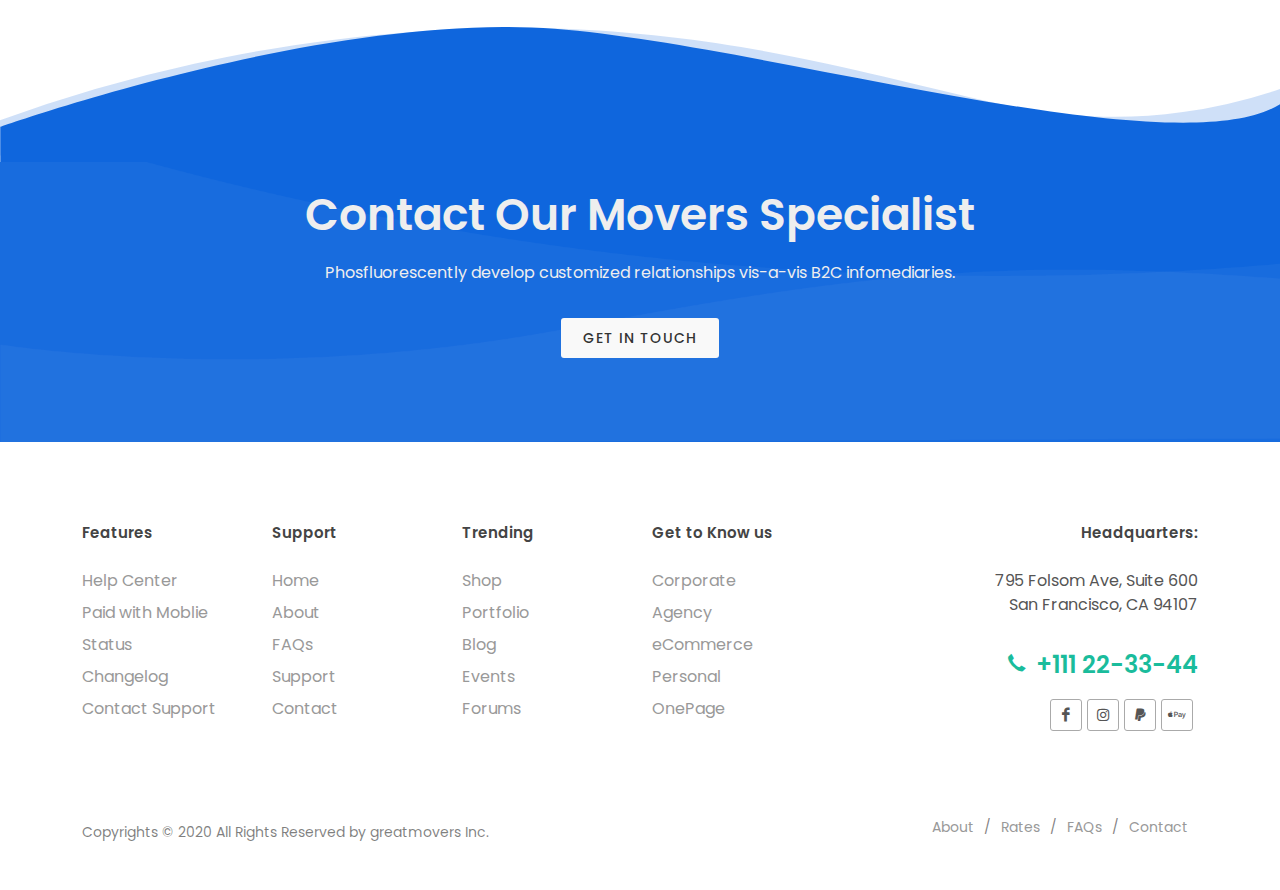
<file: movers-blog.html>
<!DOCTYPE html>
<html dir="ltr" lang="en-US">
<head>

	<meta http-equiv="content-type" content="text/html; charset=utf-8" />
	<meta name="author" content="SemiColonWeb" />

	<!-- Stylesheets
	============================================= -->
	<link href="https://fonts.googleapis.com/css?family=Poppins:300,400,500,600,700&display=swap" rel="stylesheet" type="text/css" />
	<link rel="stylesheet" href="css/bootstrap.css" type="text/css" />
	<link rel="stylesheet" href="style.css" type="text/css" />

	<link rel="stylesheet" href="css/dark.css" type="text/css" />
	<link rel="stylesheet" href="css/font-icons.css" type="text/css" />
	<link rel="stylesheet" href="css/animate.css" type="text/css" />
	<link rel="stylesheet" href="css/magnific-popup.css" type="text/css" />

	<link rel="stylesheet" href="css/custom.css" type="text/css" />

	<!-- Movers Demo Specific Stylesheet -->
	<link rel="stylesheet" href="css/colors.php?color=0F66DD" type="text/css" /> <!-- Theme Color -->
	<link rel="stylesheet" href="demos/movers/css/fonts.css" type="text/css" />
	<link rel="stylesheet" href="demos/movers/movers.css" type="text/css" />
	<!-- / -->

	<!-- DatePicker CSS -->
	<link rel="stylesheet" href="css/components/datepicker.css" type="text/css" />

	<meta name='viewport' content='initial-scale=1, viewport-fit=cover'>

	<!-- Document Title
	============================================= -->
	<title>Blog - Movers Demo | greatmovers</title>

</head>

<body class="stretched">

	<!-- Document Wrapper
	============================================= -->
	<div id="wrapper" class="clearfix">

		<!-- Header
		============================================= -->
		<header id="header" class="dark header-size-sm" data-sticky-shrink="false">
			<div class="container">
				<div class="header-row">

					<!-- Logo
					============================================= -->
					<div id="logo" class="ms-auto ms-md-0">
						<a href="index.html" class="standard-logo" data-dark-logo="images/logo-dark.png"><img class="mx-auto" src="images/logo.png" alt="greatmovers Logo"></a>
						<a href="index.html" class="retina-logo" data-dark-logo="images/logo-dark@2x.png"><img class="mx-auto" src="images/logo@2x.png" alt="greatmovers Logo"></a>
					</div><!-- #logo end -->

					<ul class="header-extras d-none d-sm-flex mx-auto mx-md-0 mb-4 mb-md-0">
						<li>
							<i class="i-plain icon-call m-0"></i>
							<div class="he-text fw-normal text-white-50">
								Call Us:
								<span><a href="tel:+111-22-33-44" class="text-white fw-medium">+111 22-33-44</a></span>
							</div>
						</li>
						<li>
							<i class="i-plain icon-line2-envelope m-0"></i>
							<div class="he-text fw-normal text-white-50">
								Email Us:
								<span><a href="mailto:info@greatmovers.com" target="_top" class="text-white fw-medium">info@greatmovers.com</a></span>
							</div>
						</li>
					</ul>

				</div>
			</div>

			<div id="header-wrap">
				<div class="container">
					<div class="header-row justify-content-between flex-row-reverse flex-lg-row">

						<div class="header-misc">

							<!-- Top Search
							============================================= -->
							<div id="top-search" class="header-misc-icon">
								<a href="#" id="top-search-trigger"><i class="icon-line-search"></i><i class="icon-line-cross"></i></a>
							</div><!-- #top-search end -->

							<!-- Header Buttons
							============================================= -->
							<div class="header-buttons d-none d-sm-inline-block">
								<a href="#slider" data-scrollto="#slider" data-offset="-80" class="button button-rounded button-white button-light button-small m-0">Get a Quote</a>
							</div>

						</div>

						<div id="primary-menu-trigger">
							<svg class="svg-trigger" viewBox="0 0 100 100"><path d="m 30,33 h 40 c 3.722839,0 7.5,3.126468 7.5,8.578427 0,5.451959 -2.727029,8.421573 -7.5,8.421573 h -20"></path><path d="m 30,50 h 40"></path><path d="m 70,67 h -40 c 0,0 -7.5,-0.802118 -7.5,-8.365747 0,-7.563629 7.5,-8.634253 7.5,-8.634253 h 20"></path></svg>
						</div>

						<!-- Primary Navigation
						============================================= -->
						<nav class="primary-menu with-arrows not-dark">

							<ul class="menu-container">
								<li class="menu-item"><a class="menu-link" href="index.html"><div>Home</div></a></li>
								<li class="menu-item"><a class="menu-link" href="movers-company.html"><div>Our Company</div></a></li>
								<li class="menu-item"><a class="menu-link" href="movers-rates.html"><div>Rates</div></a>
									<ul class="sub-menu-container">
										<li class="menu-item"><a class="menu-link" href="movers-rates.html"><div><i class="icon-line2-home"></i>Home Moving</div></a></li>
										<li class="menu-item"><a class="menu-link" href="movers-rates.html"><div><i class="icon-building2"></i>Office Moving</div></a></li>
										<li class="menu-item"><a class="menu-link" href="movers-rates.html"><div><i class="icon-line2-globe"></i>International Moving</div></a></li>
										<li class="menu-item"><a class="menu-link" href="movers-rates.html"><div><i class="icon-paw"></i>Pet Shifting</div></a></li>
										<li class="menu-item"><a class="menu-link" href="movers-rates.html"><div><i class="icon-car"></i>Car Shifting</div></a></li>
										<li class="menu-item"><a class="menu-link" href="movers-rates.html"><div><i class="icon-truck1"></i>Hire Truck</div></a></li>
									</ul>
								</li>
								<li class="menu-item"><a class="menu-link" href="movers-team.html"><div>Team</div></a></li>
								<li class="menu-item"><a class="menu-link" href="movers-faqs.html"><div>FAQs</div></a></li>
								<li class="menu-item current"><a class="menu-link" href="movers-blog.html"><div>Blog</div></a></li>
								<li class="menu-item"><a class="menu-link" href="movers-contact.html"><div>Contact Us</div></a></li>
							</ul>

						</nav><!-- #primary-menu end -->

						<form class="top-search-form" action="search.html" method="get">
							<input type="text" name="q" class="form-control" value="" placeholder="Type &amp; Hit Enter.." autocomplete="off">
						</form>

					</div>
				</div>
			</div>
			<div class="header-wrap-clone"></div>
		</header><!-- #header end -->

		<!-- Page Title
		============================================= -->
		<section id="page-title" class="bg-color page-title-dark py-6">

			<div class="container clearfix">
				<h1>Blog</h1>
				<span>Our Latest News in Grid Layout</span>
				<ol class="breadcrumb">
					<li class="breadcrumb-item"><a href="#">Home</a></li>
					<li class="breadcrumb-item"><a href="#">Movers</a></li>
					<li class="breadcrumb-item active" aria-current="page">Blog</li>
				</ol>
			</div>

		</section><!-- #page-title end -->

		<!-- Content
		============================================= -->
		<section id="content">

			<div class="content-wrap pb-0">

				<div class="container mb-5">
					<div class="post-grid row col-mb-30">

						<div class="entry col-lg-4 col-md-6">
							<div class="grid-inner card">
								<a href="#" data-lightbox="image">
									<img src="demos/movers/images/blog/1.jpg" alt="Image" class="card-img-top">
								</a>
								<div class="p-4">
									<div class="entry-title title-sm">
										<h3 class="nott ls0 h5"><a href="blog-single.html">Rules of COVID 19</a></h3>
									</div>
									<div class="entry-meta">
										<ul>
											<li><i class="icon-calendar3"></i> 10th Feb 2021</li>
											<li><a href="blog-single.html#comments"><i class="icon-comments"></i> 13</a></li>
										</ul>
									</div>
									<div class="entry-content mt-4">
										<p class="mb-0">Lorem ipsum dolor sit amet, consectetur adipisicing elit. Repellat velit, quidem illo non harum illum! Sed omnis facilis facere, tenetur reiciendis dolor sit amet mollitia suscipit aut, nemo soluta..</p>
									</div>
								</div>
							</div>
						</div>

						<div class="entry col-lg-4 col-md-6">
							<div class="grid-inner card">
								<a href="#" data-lightbox="image">
									<img src="demos/movers/images/blog/2.jpg" alt="Image" class="card-img-top">
								</a>
								<div class="p-4">
									<div class="entry-title title-sm">
										<h3 class="nott ls0 h5"><a href="blog-single.html">International Shipment available</a></h3>
									</div>
									<div class="entry-meta">
										<ul>
											<li><i class="icon-calendar3"></i> 10th Feb 2021</li>
											<li><a href="blog-single.html#comments"><i class="icon-comments"></i> 13</a></li>
										</ul>
									</div>
									<div class="entry-content mt-4">
										<p class="mb-0">Lorem ipsum dolor sit amet, consectetur adipisicing elit. Repellat velit, quidem illo non harum illum! Sed omnis facilis facere, tenetur reiciendis dolor sit amet mollitia..</p>
									</div>
								</div>
							</div>
						</div>

						<div class="entry col-lg-4 col-md-6">
							<div class="grid-inner card">
								<a href="#" data-lightbox="image">
									<img src="demos/movers/images/blog/3.jpg" alt="Image" class="card-img-top">
								</a>
								<div class="p-4">
									<div class="entry-title title-sm">
										<h3 class="nott ls0 h5"><a href="blog-single.html">Partnership with Amazon</a></h3>
									</div>
									<div class="entry-meta">
										<ul>
											<li><i class="icon-calendar3"></i> 10th Feb 2021</li>
											<li><a href="blog-single.html#comments"><i class="icon-comments"></i> 13</a></li>
										</ul>
									</div>
									<div class="entry-content mt-4">
										<p class="mb-0">Lorem ipsum dolor sit amet, consectetur adipisicing elit. Repellat velit, quidem illo non harum illum! Sed omnis facilis facere, tenetur reiciendis dolor sit amet mollitia..</p>
									</div>
								</div>
							</div>
						</div>

						<div class="entry col-lg-4 col-md-6">
							<div class="grid-inner card">
								<a href="#" data-lightbox="image">
									<img src="demos/movers/images/blog/4.jpg" alt="Image" class="card-img-top">
								</a>
								<div class="p-4">
									<div class="entry-title title-sm">
										<h3 class="nott ls0 h5"><a href="blog-single.html">Coronavirus: Safe and Cleaness</a></h3>
									</div>
									<div class="entry-meta">
										<ul>
											<li><i class="icon-calendar3"></i> 10th Feb 2021</li>
											<li><a href="blog-single.html#comments"><i class="icon-comments"></i> 13</a></li>
										</ul>
									</div>
									<div class="entry-content mt-4">
										<p class="mb-0">Lorem ipsum dolor sit amet, consectetur adipisicing elit. Repellat velit, quidem illo non harum illum! Sed omnis facilis facere, tenetur reiciendis dolor sit amet mollitia suscipit aut, nemo soluta..</p>
									</div>
								</div>
							</div>
						</div>

						<div class="entry col-lg-4 col-md-6">
							<div class="grid-inner card">
								<a href="#" data-lightbox="image">
									<img src="demos/movers/images/blog/5.jpg" alt="Image" class="card-img-top">
								</a>
								<div class="p-4">
									<div class="entry-title title-sm">
										<h3 class="nott ls0 h5"><a href="blog-single.html">7 Tips to make Moving Home Easier for Kids</a></h3>
									</div>
									<div class="entry-meta">
										<ul>
											<li><i class="icon-calendar3"></i> 10th Feb 2021</li>
											<li><a href="blog-single.html#comments"><i class="icon-comments"></i> 13</a></li>
										</ul>
									</div>
									<div class="entry-content mt-4">
										<p class="mb-0">Lorem ipsum dolor sit amet, consectetur adipisicing elit. Repellat velit, quidem illo non harum illum! Sed omnis facilis facere, tenetur reiciendis dolor sit amet mollitia..</p>
									</div>
								</div>
							</div>
						</div>

						<div class="entry col-lg-4 col-md-6">
							<div class="grid-inner card">
								<a href="#" data-lightbox="image">
									<img src="demos/movers/images/blog/6.jpg" alt="Image" class="card-img-top">
								</a>
								<div class="p-4">
									<div class="entry-title title-sm">
										<h3 class="nott ls0 h5"><a href="blog-single.html">Long Distance or Inter - City Moving Services</a></h3>
									</div>
									<div class="entry-meta">
										<ul>
											<li><i class="icon-calendar3"></i> 10th Feb 2021</li>
											<li><a href="blog-single.html#comments"><i class="icon-comments"></i> 13</a></li>
										</ul>
									</div>
									<div class="entry-content mt-4">
										<p class="mb-0">Lorem ipsum dolor sit amet, consectetur adipisicing elit. Repellat velit, quidem illo non harum illum! Sed omnis facilis facere, tenetur reiciendis dolor sit amet mollitia..</p>
									</div>
								</div>
							</div>
						</div>

					</div>
				</div>

				<div class="clear"></div>

				<div class="section dark pt-0 mb-0 bg-color" style="background: url('demos/movers/images/bg-2.png') no-repeat center bottom / 100%; overflow: visible">
					<svg viewBox="0 0 1960 206.8" class="bg-white">
						<path class="svg-themecolor" style="opacity:0.2;" d="M0,142.8A2337.49,2337.49,0,0,1,297.5,56.3C569.33-3.53,783.89.22,849.5,2.3c215.78,6.86,382.12,45.39,503.25,73.45,158.87,36.8,283.09,79.13,458.75,54.55A816.49,816.49,0,0,0,1983,86.8v110H0Z"/>
						<path class="svg-themecolor" d="M.5,152.8s498-177,849-150,1031,238,1134,94v110H.5Z"/>
					</svg>
					<div class="container">
						<div class="row align-items-center justify-content-center center my-4">

							<div class="col-sm-8">
								<div class="heading-block border-bottom-0 mb-4">
									<h2 class="fw-semibold ls0 nott mb-3" style="font-size: 44px; line-height: 1.3">Contact Our Movers Specialist</h2>
									<p>Phosfluorescently develop customized relationships vis-a-vis B2C infomediaries.</p>
								</div>
								<a href="movers-contact.html" class="button button-white button-light button-rounded fw-medium m-0">Get In Touch</a>
							</div>

						</div>
					</div>
				</div>
			</div>
		</section><!-- #content end -->

		<!-- Footer
		============================================= -->
		<footer id="footer" class="bg-transparent border-0">

			<div class="container">

				<!-- Footer Widgets
				============================================= -->
				<div class="footer-widgets-wrap pb-4 clearfix">

					<div class="row">

						<div class="col-lg-2 col-md-2 col-6">
							<div class="widget clearfix">

								<h4 class="ls0 mb-4 nott">Features</h4>

								<ul class="list-unstyled iconlist ms-0">
									<li class="mb-2"><a href="#">Help Center</a></li>
									<li class="mb-2"><a href="#">Paid with Moblie</a></li>
									<li class="mb-2"><a href="#">Status</a></li>
									<li class="mb-2"><a href="#">Changelog</a></li>
									<li class="mb-2"><a href="#">Contact Support</a></li>
								</ul>

							</div>
						</div>
						<div class="col-lg-2 col-md-2 col-6">
							<div class="widget clearfix">

								<h4 class="ls0 mb-4 nott">Support</h4>

								<ul class="list-unstyled iconlist ms-0">
									<li class="mb-2"><a href="#">Home</a></li>
									<li class="mb-2"><a href="movers-company.html">About</a></li>
									<li class="mb-2"><a href="movers-faqs.html">FAQs</a></li>
									<li class="mb-2"><a href="#">Support</a></li>
									<li class="mb-2"><a href="movers-contact.html">Contact</a></li>
								</ul>

							</div>
						</div>
						<div class="col-lg-2 col-md-2 col-6">
							<div class="widget clearfix">

								<h4 class="ls0 mb-4 nott">Trending</h4>

								<ul class="list-unstyled iconlist ms-0">
									<li class="mb-2"><a href="#">Shop</a></li>
									<li class="mb-2"><a href="#">Portfolio</a></li>
									<li class="mb-2"><a href="#">Blog</a></li>
									<li class="mb-2"><a href="#">Events</a></li>
									<li class="mb-2"><a href="#">Forums</a></li>
								</ul>

							</div>
						</div>
						<div class="col-lg-2 col-md-2 col-6">
							<div class="widget clearfix">

								<h4 class="ls0 mb-4 nott">Get to Know us</h4>

								<ul class="list-unstyled iconlist ms-0">
									<li class="mb-2"><a href="#">Corporate</a></li>
									<li class="mb-2"><a href="#">Agency</a></li>
									<li class="mb-2"><a href="#">eCommerce</a></li>
									<li class="mb-2"><a href="#">Personal</a></li>
									<li class="mb-2"><a href="#">OnePage</a></li>
								</ul>

							</div>
						</div>
						<div class="col-lg-4 col-md-4 text-md-end">
							<div class="widget clearfix">

								<h4 class="ls0 mb-4 nott">Headquarters:</h4>

								<div>
									<address>
										795 Folsom Ave, Suite 600<br>
										San Francisco, CA 94107<br>
									</address>
									<h3 class="mb-3"><a href="tel:+111-22-33-44"><i class="icon-call me-1" style="font-size: 22px;"></i> +111 22-33-44</a></h3>
									<div class="d-flex justify-content-md-end">
										<a href="#" class="social-icon si-small si-facebook" title="Facebook">
											<i class="icon-facebook"></i>
											<i class="icon-facebook"></i>
										</a>

										<a href="#" class="social-icon si-small si-instagram" title="instagram">
											<i class="icon-instagram"></i>
											<i class="icon-instagram"></i>
										</a>

										<a href="#" class="social-icon si-small si-paypal" title="Paypal">
											<i class="icon-paypal"></i>
											<i class="icon-paypal"></i>
										</a>

										<a href="#" class="social-icon si-small si-wikipedia" title="Apple Pay">
											<i class="icon-apple-pay"></i>
											<i class="icon-apple-pay"></i>
										</a>
									</div>
								</div>

							</div>
						</div>

					</div>

				</div><!-- .footer-widgets-wrap end -->

			</div>

			<!-- Copyrights
			============================================= -->
			<div id="copyrights" class="bg-transparent">

				<div class="container clearfix">

					<div class="row justify-content-between align-items-center">
						<div class="col-md-6 text-black-50">
							Copyrights &copy; 2020 All Rights Reserved by greatmovers Inc.
						</div>

						<div class="col-md-6 d-md-flex flex-md-column align-items-md-end mt-4 mt-md-0">
							<div class="copyrights-menu copyright-links text-black-50 clearfix">
								<a href="movers-company.html">About</a>/<a href="movers-rates.html">Rates</a>/<a href="movers-faqs.html">FAQs</a>/<a href="movers-contact.html">Contact</a>
							</div>
						</div>
					</div>

				</div>

			</div><!-- #copyrights end -->

		</footer><!-- #footer end -->

	</div><!-- #wrapper end -->

	<!-- Go To Top
	============================================= -->
	<div id="gotoTop" class="icon-angle-up"></div>

	<!-- JavaScripts
	============================================= -->
	<script src="js/jquery.js"></script>
	<script src="js/plugins.min.js"></script>

	<!-- DatePicker JS -->
	<script src="js/components/datepicker.js"></script>

	<!-- Footer Scripts
	============================================= -->
	<script src="js/functions.js"></script>

	<script>

		jQuery('.home-date').datepicker({
			autoclose: true,
			startDate: "today",
		});
	</script>


</body>
</html>
</file>
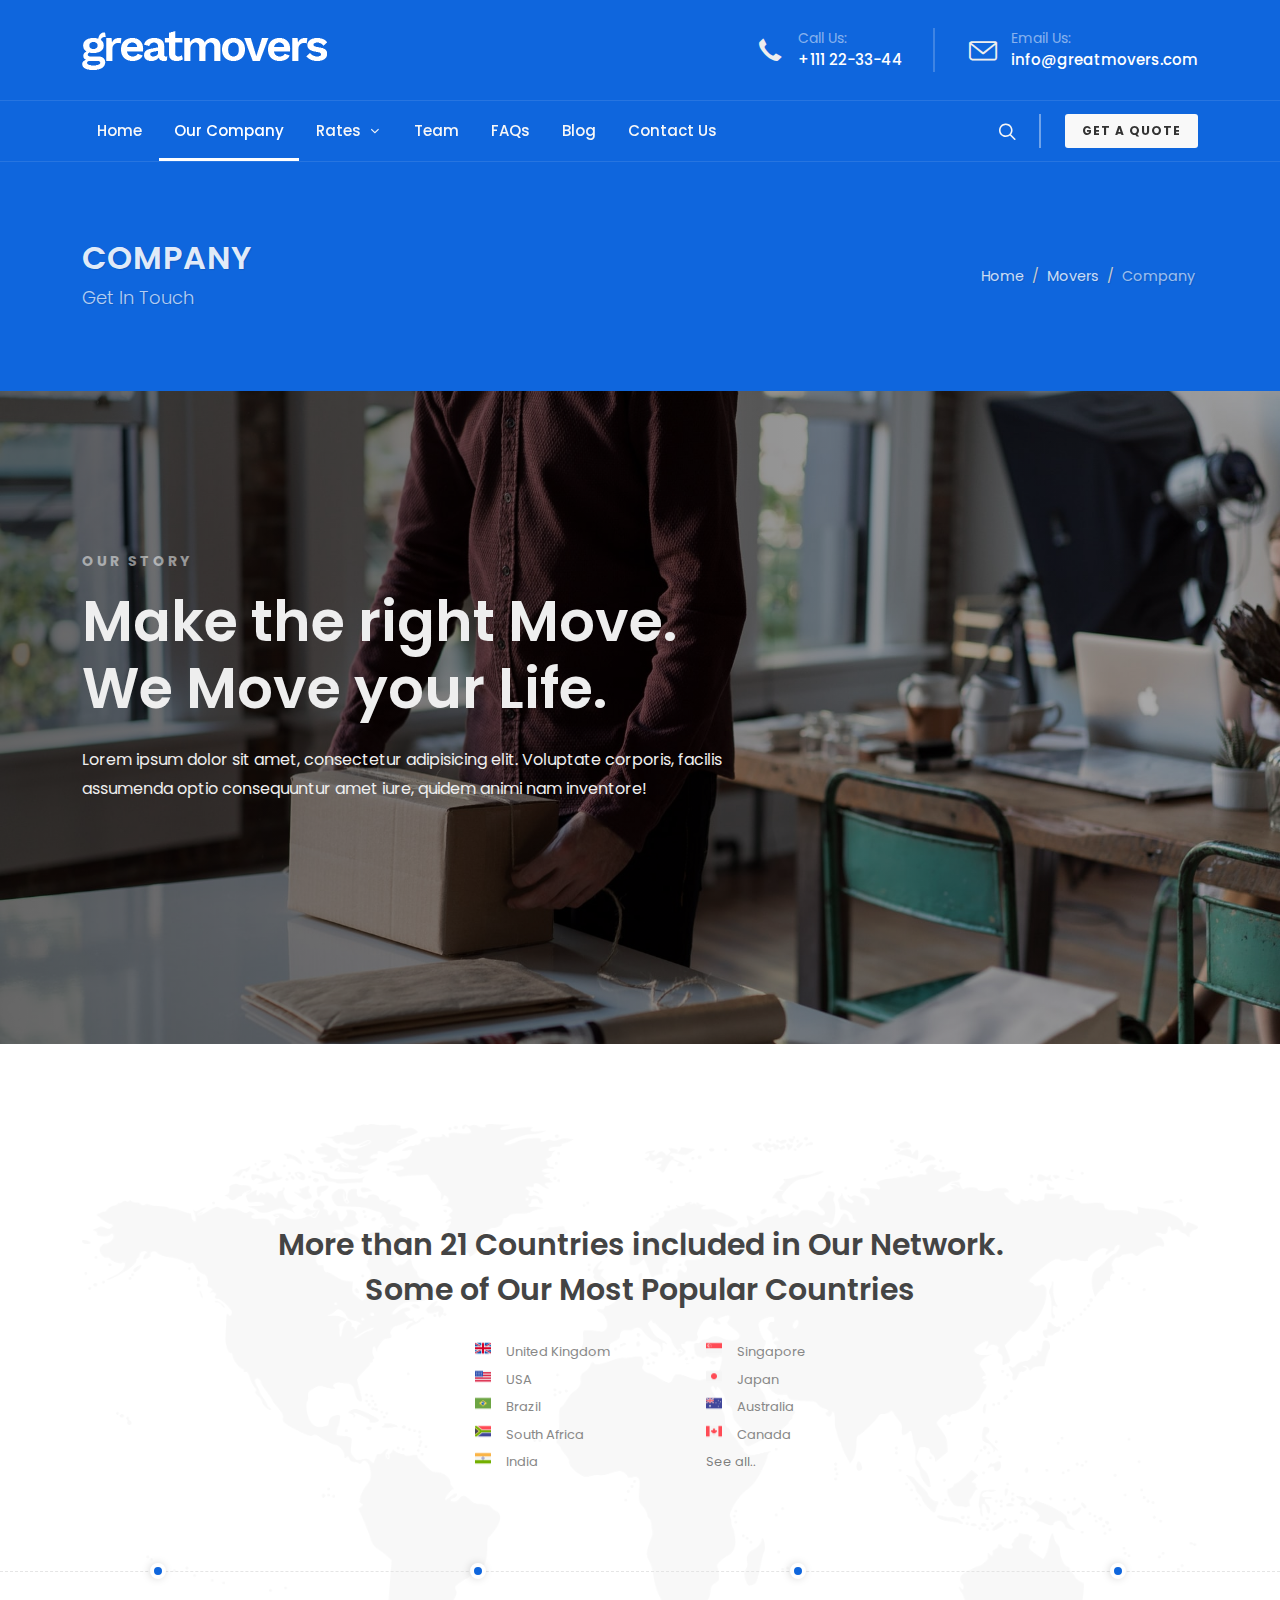
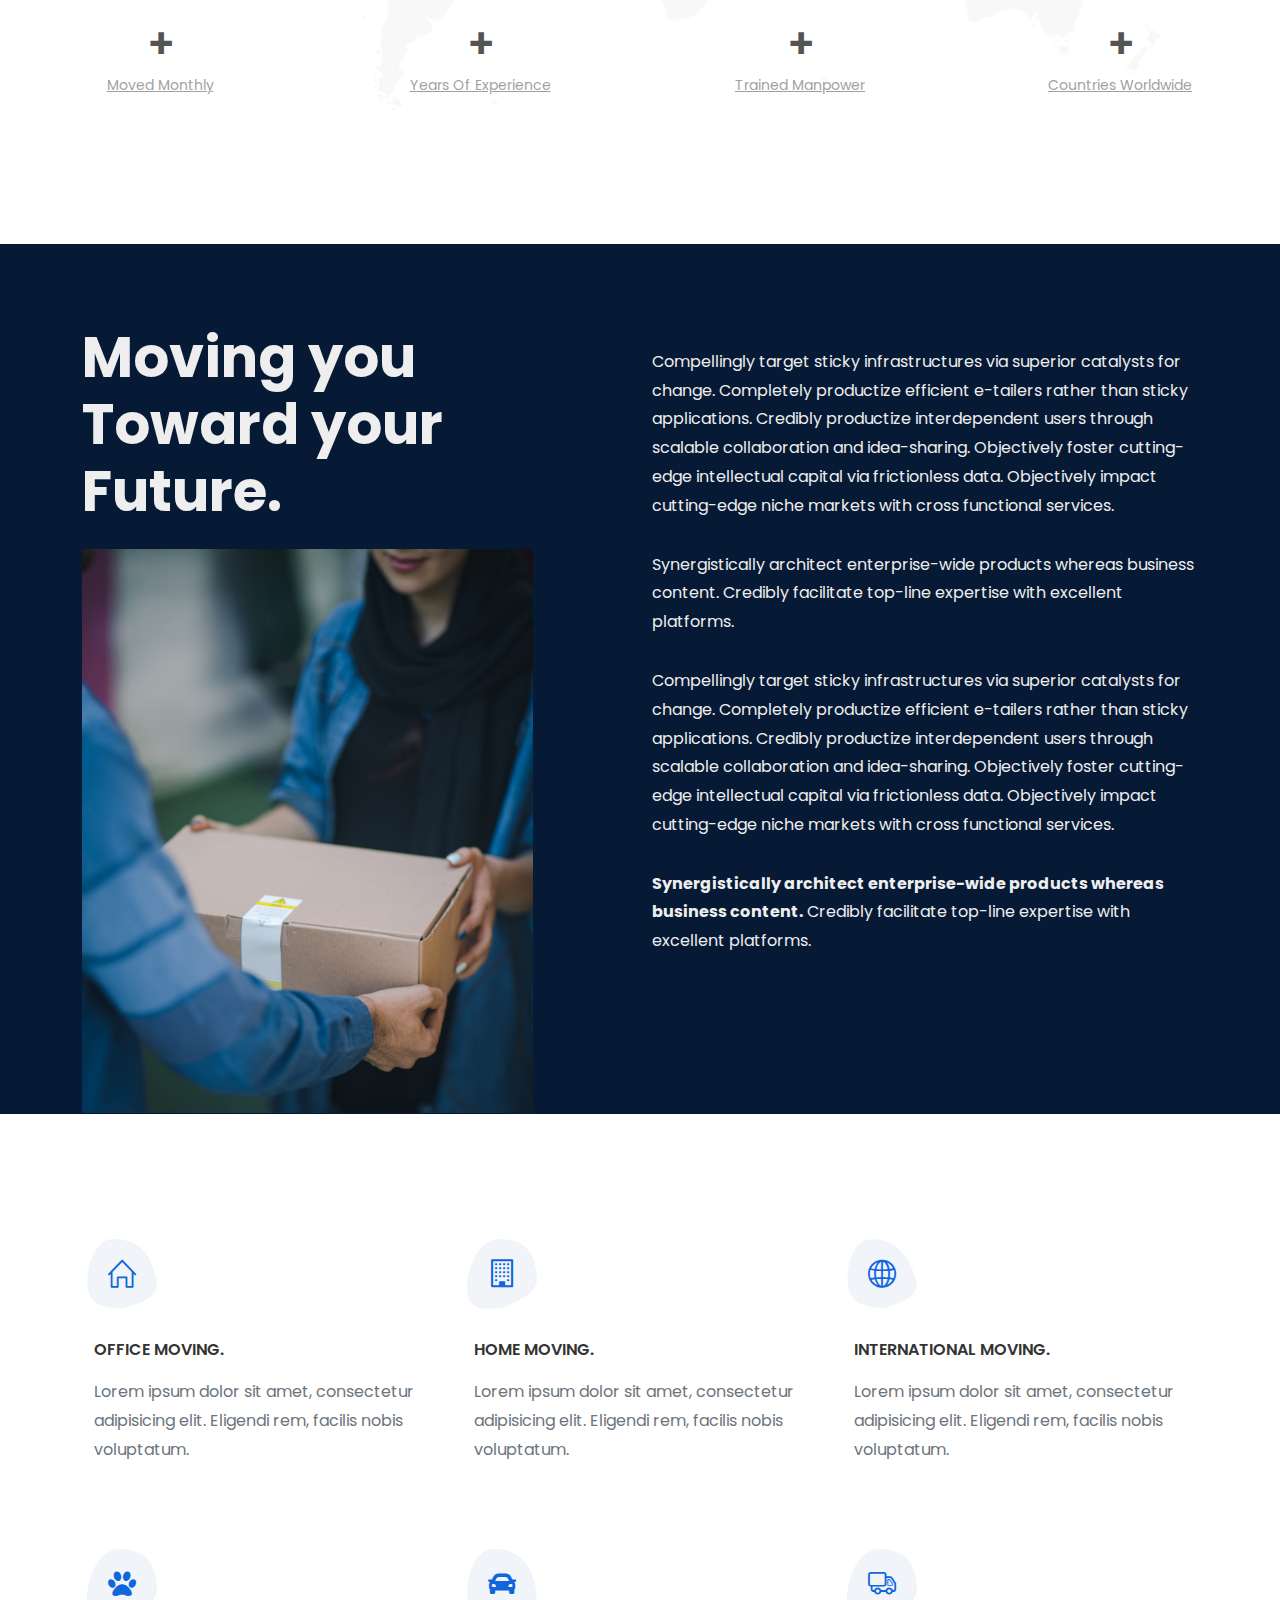
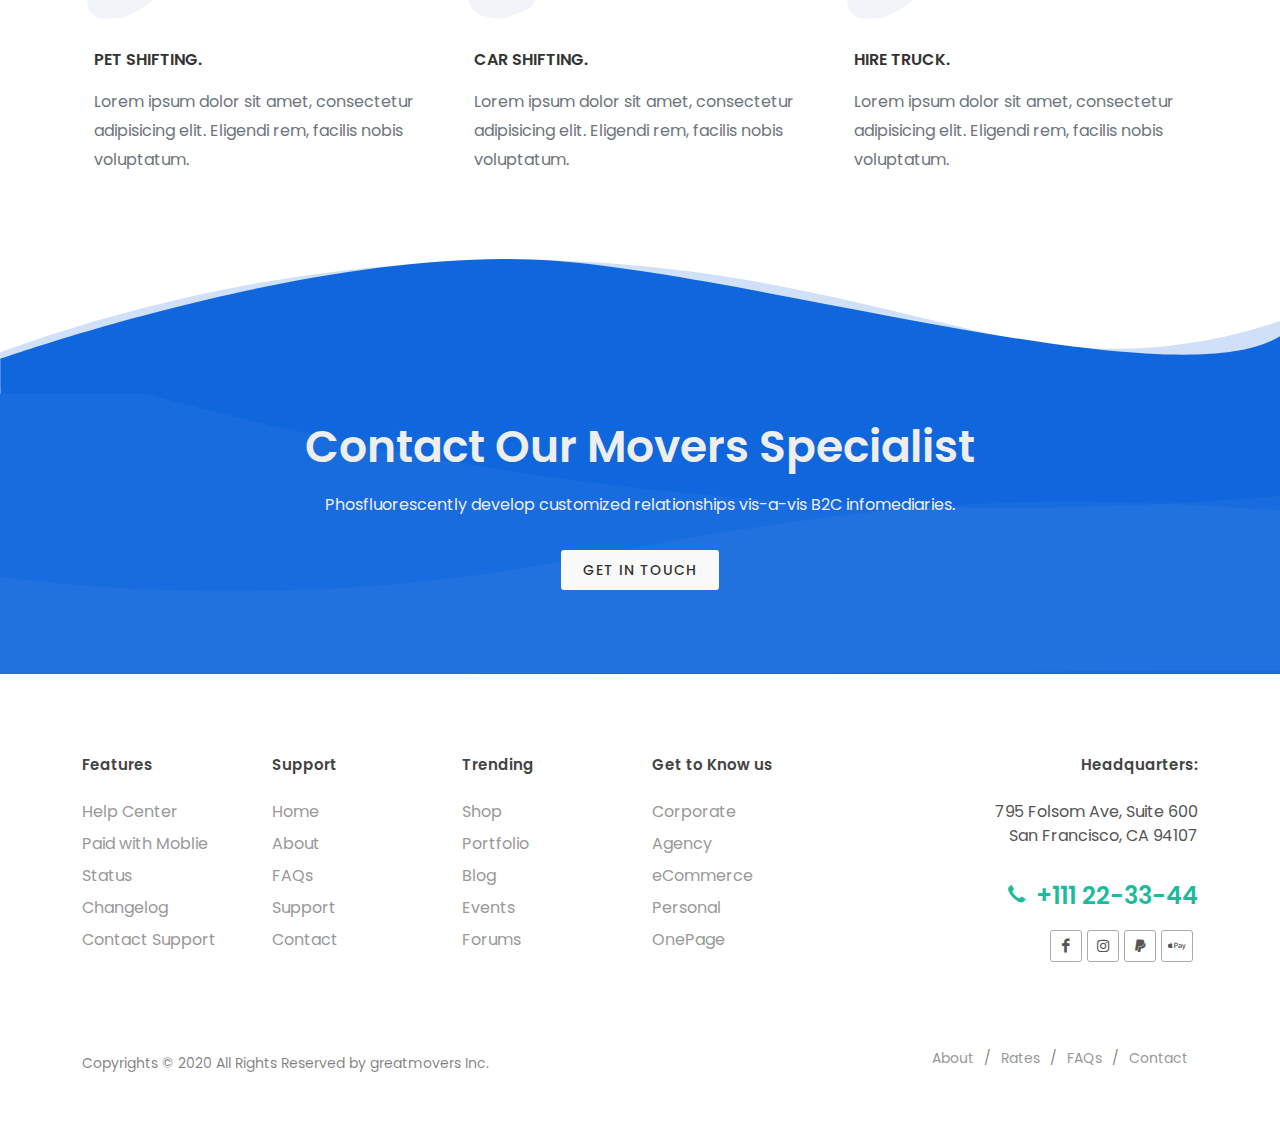
<file: movers-company.html>
<!DOCTYPE html>
<html dir="ltr" lang="en-US">
<head>

	<meta http-equiv="content-type" content="text/html; charset=utf-8" />
	<meta name="author" content="SemiColonWeb" />

	<!-- Stylesheets
	============================================= -->
	<link href="https://fonts.googleapis.com/css?family=Poppins:300,400,500,600,700&display=swap" rel="stylesheet" type="text/css" />
	<link rel="stylesheet" href="css/bootstrap.css" type="text/css" />
	<link rel="stylesheet" href="style.css" type="text/css" />

	<link rel="stylesheet" href="css/dark.css" type="text/css" />
	<link rel="stylesheet" href="css/font-icons.css" type="text/css" />
	<link rel="stylesheet" href="css/animate.css" type="text/css" />
	<link rel="stylesheet" href="css/magnific-popup.css" type="text/css" />

	<link rel="stylesheet" href="css/custom.css" type="text/css" />

	<!-- Movers Demo Specific Stylesheet -->
	<link rel="stylesheet" href="css/colors.php?color=0F66DD" type="text/css" /> <!-- Theme Color -->
	<link rel="stylesheet" href="demos/movers/css/fonts.css" type="text/css" />
	<link rel="stylesheet" href="demos/movers/movers.css" type="text/css" />
	<!-- / -->

	<!-- DatePicker CSS -->
	<link rel="stylesheet" href="css/components/datepicker.css" type="text/css" />

	<meta name='viewport' content='initial-scale=1, viewport-fit=cover'>

	<!-- Document Title
	============================================= -->
	<title>Company - Movers Demo | greatmovers</title>

</head>

<body class="stretched">

	<!-- Document Wrapper
	============================================= -->
	<div id="wrapper" class="clearfix">

		<!-- Header
		============================================= -->
		<header id="header" class="dark header-size-sm" data-sticky-shrink="false">
			<div class="container">
				<div class="header-row">

					<!-- Logo
					============================================= -->
					<div id="logo" class="ms-auto ms-md-0">
						<a href="index.html" class="standard-logo" data-dark-logo="images/logo-dark.png"><img class="mx-auto" src="images/logo.png" alt="greatmovers Logo"></a>
						<a href="index.html" class="retina-logo" data-dark-logo="images/logo-dark@2x.png"><img class="mx-auto" src="images/logo@2x.png" alt="greatmovers Logo"></a>
					</div><!-- #logo end -->

					<ul class="header-extras d-none d-sm-flex mx-auto mx-md-0 mb-4 mb-md-0">
						<li>
							<i class="i-plain icon-call m-0"></i>
							<div class="he-text fw-normal text-white-50">
								Call Us:
								<span><a href="tel:+111-22-33-44" class="text-white fw-medium">+111 22-33-44</a></span>
							</div>
						</li>
						<li>
							<i class="i-plain icon-line2-envelope m-0"></i>
							<div class="he-text fw-normal text-white-50">
								Email Us:
								<span><a href="mailto:info@greatmovers.com" target="_top" class="text-white fw-medium">info@greatmovers.com</a></span>
							</div>
						</li>
					</ul>

				</div>
			</div>

			<div id="header-wrap">
				<div class="container">
					<div class="header-row justify-content-between flex-row-reverse flex-lg-row">

						<div class="header-misc">

							<!-- Top Search
							============================================= -->
							<div id="top-search" class="header-misc-icon">
								<a href="#" id="top-search-trigger"><i class="icon-line-search"></i><i class="icon-line-cross"></i></a>
							</div><!-- #top-search end -->

							<!-- Header Buttons
							============================================= -->
							<div class="header-buttons d-none d-sm-inline-block">
								<a href="#slider" data-scrollto="#slider" data-offset="-80" class="button button-rounded button-white button-light button-small m-0">Get a Quote</a>
							</div>

						</div>

						<div id="primary-menu-trigger">
							<svg class="svg-trigger" viewBox="0 0 100 100"><path d="m 30,33 h 40 c 3.722839,0 7.5,3.126468 7.5,8.578427 0,5.451959 -2.727029,8.421573 -7.5,8.421573 h -20"></path><path d="m 30,50 h 40"></path><path d="m 70,67 h -40 c 0,0 -7.5,-0.802118 -7.5,-8.365747 0,-7.563629 7.5,-8.634253 7.5,-8.634253 h 20"></path></svg>
						</div>

						<!-- Primary Navigation
						============================================= -->
						<nav class="primary-menu with-arrows not-dark">

							<ul class="menu-container">
								<li class="menu-item"><a class="menu-link" href="index.html"><div>Home</div></a></li>
								<li class="menu-item current"><a class="menu-link" href="movers-company.html"><div>Our Company</div></a></li>
								<li class="menu-item"><a class="menu-link" href="movers-rates.html"><div>Rates</div></a>
									<ul class="sub-menu-container">
										<li class="menu-item"><a class="menu-link" href="movers-rates.html"><div><i class="icon-line2-home"></i>Home Moving</div></a></li>
										<li class="menu-item"><a class="menu-link" href="movers-rates.html"><div><i class="icon-building2"></i>Office Moving</div></a></li>
										<li class="menu-item"><a class="menu-link" href="movers-rates.html"><div><i class="icon-line2-globe"></i>International Moving</div></a></li>
										<li class="menu-item"><a class="menu-link" href="movers-rates.html"><div><i class="icon-paw"></i>Pet Shifting</div></a></li>
										<li class="menu-item"><a class="menu-link" href="movers-rates.html"><div><i class="icon-car"></i>Car Shifting</div></a></li>
										<li class="menu-item"><a class="menu-link" href="movers-rates.html"><div><i class="icon-truck1"></i>Hire Truck</div></a></li>
									</ul>
								</li>
								<li class="menu-item"><a class="menu-link" href="movers-team.html"><div>Team</div></a></li>
								<li class="menu-item"><a class="menu-link" href="movers-faqs.html"><div>FAQs</div></a></li>
								<li class="menu-item"><a class="menu-link" href="movers-blog.html"><div>Blog</div></a></li>
								<li class="menu-item"><a class="menu-link" href="movers-contact.html"><div>Contact Us</div></a></li>
							</ul>

						</nav><!-- #primary-menu end -->

						<form class="top-search-form" action="search.html" method="get">
							<input type="text" name="q" class="form-control" value="" placeholder="Type &amp; Hit Enter.." autocomplete="off">
						</form>

					</div>
				</div>
			</div>
			<div class="header-wrap-clone"></div>
		</header><!-- #header end -->

		<!-- Page Title
		============================================= -->
		<section id="page-title" class="bg-color page-title-dark py-6">

			<div class="container clearfix">
				<h1>Company</h1>
				<span>Get In Touch</span>
				<ol class="breadcrumb">
					<li class="breadcrumb-item"><a href="#">Home</a></li>
					<li class="breadcrumb-item"><a href="#">Movers</a></li>
					<li class="breadcrumb-item active" aria-current="page">Company</li>
				</ol>
			</div>

		</section><!-- #page-title end -->

		<!-- Content
		============================================= -->
		<section id="content">

			<div class="content-wrap p-0">

				<div class="section mt-0" style="background-position: center center; background-repeat: no-repeat; background-size: cover; background-image: linear-gradient(to right, rgba(0,0,0,.6), rgba(0,0,0,0.3)), url('demos/movers/images/section/company.jpg');">
					<div class="shape-divider" data-shape="wave" data-position="bottom" data-height="100"></div>

					<div class="container dark">
						<div class="row align-items-center h-100" style="padding: 100px 0 150px">
							<div class="col-xl-7 col-lg-10">
								<h5 class="mb-3 text-uppercase ls3 text-white-50">Our Story</h5>
								<h3 class="display-4 fw-semibold mb-4">Make the right Move.<br>We Move your Life.</h3>
								<p>Lorem ipsum dolor sit amet, consectetur adipisicing elit. Voluptate corporis, facilis assumenda optio consequuntur amet iure, quidem animi nam inventore!</p>
							</div>
						</div>
					</div>
				</div>

				<div class="section-map clearfix bottommargin-lg topmargin-lg">
					<div class="container">
						<img src="demos/hosting/images/svg/map.png" alt="Map Image" class="img-fluid map-image">
						<div class="map-title">
							<h2 class="center">More than 21 Countries included in Our Network. Some of Our Most Popular Countries</h2>
							<div class="d-flex justify-content-center">
								<ul class="iconlist m-0 pe-5">
									<li><img src="demos/hosting/images/flags/uk.png" alt="Country Flag"><a href="#">United Kingdom</a></li>
									<li><img src="demos/hosting/images/flags/us.png" alt="Country Flag"><a href="#">USA</a></li>
									<li><img src="demos/hosting/images/flags/br.png" alt="Country Flag"><a href="#">Brazil</a></li>
									<li><img src="demos/hosting/images/flags/sa.png" alt="Country Flag"><a href="#">South Africa</a></li>
									<li><img src="demos/hosting/images/flags/in.png" alt="Country Flag"><a href="#">India</a></li>
								</ul>
								<ul class="iconlist m-0 ps-5">
									<li><img src="demos/hosting/images/flags/si.png" alt="Country Flag"><a href="#">Singapore</a></li>
									<li><img src="demos/hosting/images/flags/ja.png" alt="Country Flag"><a href="#">Japan</a></li>
									<li><img src="demos/hosting/images/flags/au.png" alt="Country Flag"><a href="#">Australia</a></li>
									<li><img src="demos/hosting/images/flags/ca.png" alt="Country Flag"><a href="#">Canada</a></li>
									<li><a href="#" class="text-black-50">See all..</a></li>
								</ul>
							</div>
						</div>
					</div>

					<div class="counter-section">
						<div class="row align-items-stretch m-0 w-100 clearfix">

							<div class="col-sm-3 col-6 center">
								<div class="counter-dots"></div>
								<div class="counter font-secondary"><span data-from="100" data-to="11000" data-refresh-interval="50" data-speed="2100" data-comma="true"></span>+</div>
								<h5 class="text-capitalize ls0 mt-0"><u>Moved Monthly</u></h5>
							</div>

							<div class="col-sm-3 col-6 center">
								<div class="counter-dots"></div>
								<div class="counter font-secondary"><span data-from="3" data-to="26" data-refresh-interval="50" data-speed="2200" data-comma="true"></span>+</div>
								<h5 class="text-capitalize ls0 mt-0"><u>Years of Experience</u></h5>
							</div>

							<div class="col-sm-3 col-6 center">
								<div class="counter-dots"></div>
								<div class="counter font-secondary"><span data-from="100" data-to="6000" data-refresh-interval="25" data-speed="2300" data-comma="true"></span>+</div>
								<h5 class="text-capitalize ls0 mt-0"><u>Trained Manpower</u></h5>
							</div>

							<div class="col-sm-3 col-6 center">
								<div class="counter-dots"></div>
								<div class="counter font-secondary"><span data-from="1" data-to="21" data-refresh-interval="10" data-speed="2100" data-comma="true"></span>+</div>
								<h5 class="text-capitalize ls0 mt-0"><u>Countries Worldwide</u></h5>
							</div>

						</div>
					</div>
				</div>

				<div class="clear"></div>

				<div class="py-6 mt-5 dark" style="background-color: #061a35;">
					<div class="container mb-5">
						<div class="row justify-content-between">
							<div class="col-md-5">
								<h3 class="display-4 fw-bold mb-4">Moving you<br>Toward your<br>Future.</h3>
								<img src="demos/movers/images/section/2.jpg" alt="Image" class="img-about">
							</div>
							<div class="col-md-6">
								<p class="mt-4">Compellingly target sticky infrastructures via superior catalysts for change. Completely productize efficient e-tailers rather than sticky applications. Credibly productize interdependent users through scalable collaboration and idea-sharing. Objectively foster cutting-edge intellectual capital via frictionless data. Objectively impact cutting-edge niche markets with cross functional services.</p>
								<p>Synergistically architect enterprise-wide products whereas business content. Credibly facilitate top-line expertise with excellent platforms.</p>
								<p>Compellingly target sticky infrastructures via superior catalysts for change. Completely productize efficient e-tailers rather than sticky applications. Credibly productize interdependent users through scalable collaboration and idea-sharing. Objectively foster cutting-edge intellectual capital via frictionless data. Objectively impact cutting-edge niche markets with cross functional services.</p>
								<p><strong>Synergistically architect enterprise-wide products whereas business content.</strong> Credibly facilitate top-line expertise with excellent platforms.</p>
							</div>
						</div>
					</div>
				</div>

				<div class="section section-features bg-transparent pb-0 mb-4 clearfix">
					<div class="container clearfix">
						<div class="row col-mb-50 col-mb-lg-80">
							<div class="col-md-4">
								<div class="feature-box media-box">
									<div class="fbox-icon position-relative mb-4" style="background-image: url('demos/movers/images/featured-img/1.jpg');">
										<i class="icon-line2-home"></i>
									</div>
									<div class="fbox-content">
										<h3 class="fw-semibold">Office Moving.</h3>
										<p class="text-muted">Lorem ipsum dolor sit amet, consectetur adipisicing elit. Eligendi rem, facilis nobis voluptatum.</p>
									</div>
								</div>
							</div>
							<div class="col-md-4">
								<div class="feature-box media-box">
									<div class="fbox-icon position-relative mb-4" style="background-image: url('demos/movers/images/featured-img/2.jpg');">
										<i class="icon-building2"></i>
									</div>
									<div class="fbox-content">
										<h3 class="fw-semibold">Home Moving.</h3>
										<p class="text-muted">Lorem ipsum dolor sit amet, consectetur adipisicing elit. Eligendi rem, facilis nobis voluptatum.</p>
									</div>
								</div>
							</div>
							<div class="col-md-4">
								<div class="feature-box media-box">
									<div class="fbox-icon position-relative mb-4" style="background-image: url('demos/movers/images/featured-img/3.jpg');">
										<i class="icon-line2-globe"></i>
									</div>
									<div class="fbox-content">
										<h3 class="fw-semibold">International Moving.</h3>
										<p class="text-muted">Lorem ipsum dolor sit amet, consectetur adipisicing elit. Eligendi rem, facilis nobis voluptatum.</p>
									</div>
								</div>
							</div>
							<div class="col-md-4">
								<div class="feature-box media-box">
									<div class="fbox-icon position-relative mb-4">
										<i class="icon-paw"></i>
									</div>
									<div class="fbox-content">
										<h3 class="fw-semibold">Pet Shifting.</h3>
										<p class="text-muted">Lorem ipsum dolor sit amet, consectetur adipisicing elit. Eligendi rem, facilis nobis voluptatum.</p>
									</div>
								</div>
							</div>
							<div class="col-md-4">
								<div class="feature-box media-box">
									<div class="fbox-icon position-relative mb-4" style="background-image: url('demos/movers/images/featured-img/1.jpg');">
										<i class="icon-car"></i>
									</div>
									<div class="fbox-content">
										<h3 class="fw-semibold">Car Shifting.</h3>
										<p class="text-muted">Lorem ipsum dolor sit amet, consectetur adipisicing elit. Eligendi rem, facilis nobis voluptatum.</p>
									</div>
								</div>
							</div>
							<div class="col-md-4">
								<div class="feature-box media-box">
									<div class="fbox-icon position-relative mb-4">
										<i class="icon-truck1"></i>
									</div>
									<div class="fbox-content">
										<h3 class="fw-semibold">Hire Truck.</h3>
										<p class="text-muted">Lorem ipsum dolor sit amet, consectetur adipisicing elit. Eligendi rem, facilis nobis voluptatum.</p>
									</div>
								</div>
							</div>
						</div>
					</div>
				</div>

				<div class="clear"></div>

				<div class="section dark pt-0 mb-0 bg-color" style="background: url('demos/movers/images/bg-2.png') no-repeat center bottom / 100%; overflow: visible">
					<svg viewBox="0 0 1960 206.8" class="bg-white">
						<path class="svg-themecolor" style="opacity:0.2;" d="M0,142.8A2337.49,2337.49,0,0,1,297.5,56.3C569.33-3.53,783.89.22,849.5,2.3c215.78,6.86,382.12,45.39,503.25,73.45,158.87,36.8,283.09,79.13,458.75,54.55A816.49,816.49,0,0,0,1983,86.8v110H0Z"/>
						<path class="svg-themecolor" d="M.5,152.8s498-177,849-150,1031,238,1134,94v110H.5Z"/>
					</svg>
					<div class="container">
						<div class="row align-items-center justify-content-center center my-4">

							<div class="col-sm-8">
								<div class="heading-block border-bottom-0 mb-4">
									<h2 class="fw-semibold ls0 nott mb-3" style="font-size: 44px; line-height: 1.3">Contact Our Movers Specialist</h2>
									<p>Phosfluorescently develop customized relationships vis-a-vis B2C infomediaries.</p>
								</div>
								<a href="movers-contact.html" class="button button-white button-light button-rounded fw-medium m-0">Get In Touch</a>
							</div>

						</div>
					</div>
				</div>
			</div>
		</section><!-- #content end -->

		<!-- Footer
		============================================= -->
		<footer id="footer" class="bg-transparent border-0">

			<div class="container">

				<!-- Footer Widgets
				============================================= -->
				<div class="footer-widgets-wrap pb-4 clearfix">

					<div class="row">

						<div class="col-lg-2 col-md-2 col-6">
							<div class="widget clearfix">

								<h4 class="ls0 mb-4 nott">Features</h4>

								<ul class="list-unstyled iconlist ms-0">
									<li class="mb-2"><a href="#">Help Center</a></li>
									<li class="mb-2"><a href="#">Paid with Moblie</a></li>
									<li class="mb-2"><a href="#">Status</a></li>
									<li class="mb-2"><a href="#">Changelog</a></li>
									<li class="mb-2"><a href="#">Contact Support</a></li>
								</ul>

							</div>
						</div>
						<div class="col-lg-2 col-md-2 col-6">
							<div class="widget clearfix">

								<h4 class="ls0 mb-4 nott">Support</h4>

								<ul class="list-unstyled iconlist ms-0">
									<li class="mb-2"><a href="#">Home</a></li>
									<li class="mb-2"><a href="movers-company.html">About</a></li>
									<li class="mb-2"><a href="movers-faqs.html">FAQs</a></li>
									<li class="mb-2"><a href="#">Support</a></li>
									<li class="mb-2"><a href="movers-contact.html">Contact</a></li>
								</ul>

							</div>
						</div>
						<div class="col-lg-2 col-md-2 col-6">
							<div class="widget clearfix">

								<h4 class="ls0 mb-4 nott">Trending</h4>

								<ul class="list-unstyled iconlist ms-0">
									<li class="mb-2"><a href="#">Shop</a></li>
									<li class="mb-2"><a href="#">Portfolio</a></li>
									<li class="mb-2"><a href="#">Blog</a></li>
									<li class="mb-2"><a href="#">Events</a></li>
									<li class="mb-2"><a href="#">Forums</a></li>
								</ul>

							</div>
						</div>
						<div class="col-lg-2 col-md-2 col-6">
							<div class="widget clearfix">

								<h4 class="ls0 mb-4 nott">Get to Know us</h4>

								<ul class="list-unstyled iconlist ms-0">
									<li class="mb-2"><a href="#">Corporate</a></li>
									<li class="mb-2"><a href="#">Agency</a></li>
									<li class="mb-2"><a href="#">eCommerce</a></li>
									<li class="mb-2"><a href="#">Personal</a></li>
									<li class="mb-2"><a href="#">OnePage</a></li>
								</ul>

							</div>
						</div>
						<div class="col-lg-4 col-md-4 text-md-end">
							<div class="widget clearfix">

								<h4 class="ls0 mb-4 nott">Headquarters:</h4>

								<div>
									<address>
										795 Folsom Ave, Suite 600<br>
										San Francisco, CA 94107<br>
									</address>
									<h3 class="mb-3"><a href="tel:+111-22-33-44"><i class="icon-call me-1" style="font-size: 22px;"></i> +111 22-33-44</a></h3>
									<div class="d-flex justify-content-md-end">
										<a href="#" class="social-icon si-small si-facebook" title="Facebook">
											<i class="icon-facebook"></i>
											<i class="icon-facebook"></i>
										</a>

										<a href="#" class="social-icon si-small si-instagram" title="instagram">
											<i class="icon-instagram"></i>
											<i class="icon-instagram"></i>
										</a>

										<a href="#" class="social-icon si-small si-paypal" title="Paypal">
											<i class="icon-paypal"></i>
											<i class="icon-paypal"></i>
										</a>

										<a href="#" class="social-icon si-small si-wikipedia" title="Apple Pay">
											<i class="icon-apple-pay"></i>
											<i class="icon-apple-pay"></i>
										</a>
									</div>
								</div>

							</div>
						</div>

					</div>

				</div><!-- .footer-widgets-wrap end -->

			</div>

			<!-- Copyrights
			============================================= -->
			<div id="copyrights" class="bg-transparent">

				<div class="container clearfix">

					<div class="row justify-content-between align-items-center">
						<div class="col-md-6 text-black-50">
							Copyrights &copy; 2020 All Rights Reserved by greatmovers Inc.
						</div>

						<div class="col-md-6 d-md-flex flex-md-column align-items-md-end mt-4 mt-md-0">
							<div class="copyrights-menu copyright-links text-black-50 clearfix">
								<a href="movers-company.html">About</a>/<a href="movers-rates.html">Rates</a>/<a href="movers-faqs.html">FAQs</a>/<a href="movers-contact.html">Contact</a>
							</div>
						</div>
					</div>

				</div>

			</div><!-- #copyrights end -->

		</footer><!-- #footer end -->

	</div><!-- #wrapper end -->

	<!-- Go To Top
	============================================= -->
	<div id="gotoTop" class="icon-angle-up"></div>

	<!-- JavaScripts
	============================================= -->
	<script src="js/jquery.js"></script>
	<script src="js/plugins.min.js"></script>

	<!-- DatePicker JS -->
	<script src="js/components/datepicker.js"></script>

	<!-- Footer Scripts
	============================================= -->
	<script src="js/functions.js"></script>

	<script>

		jQuery('.home-date').datepicker({
			autoclose: true,
			startDate: "today",
		});
	</script>


</body>
</html>
</file>
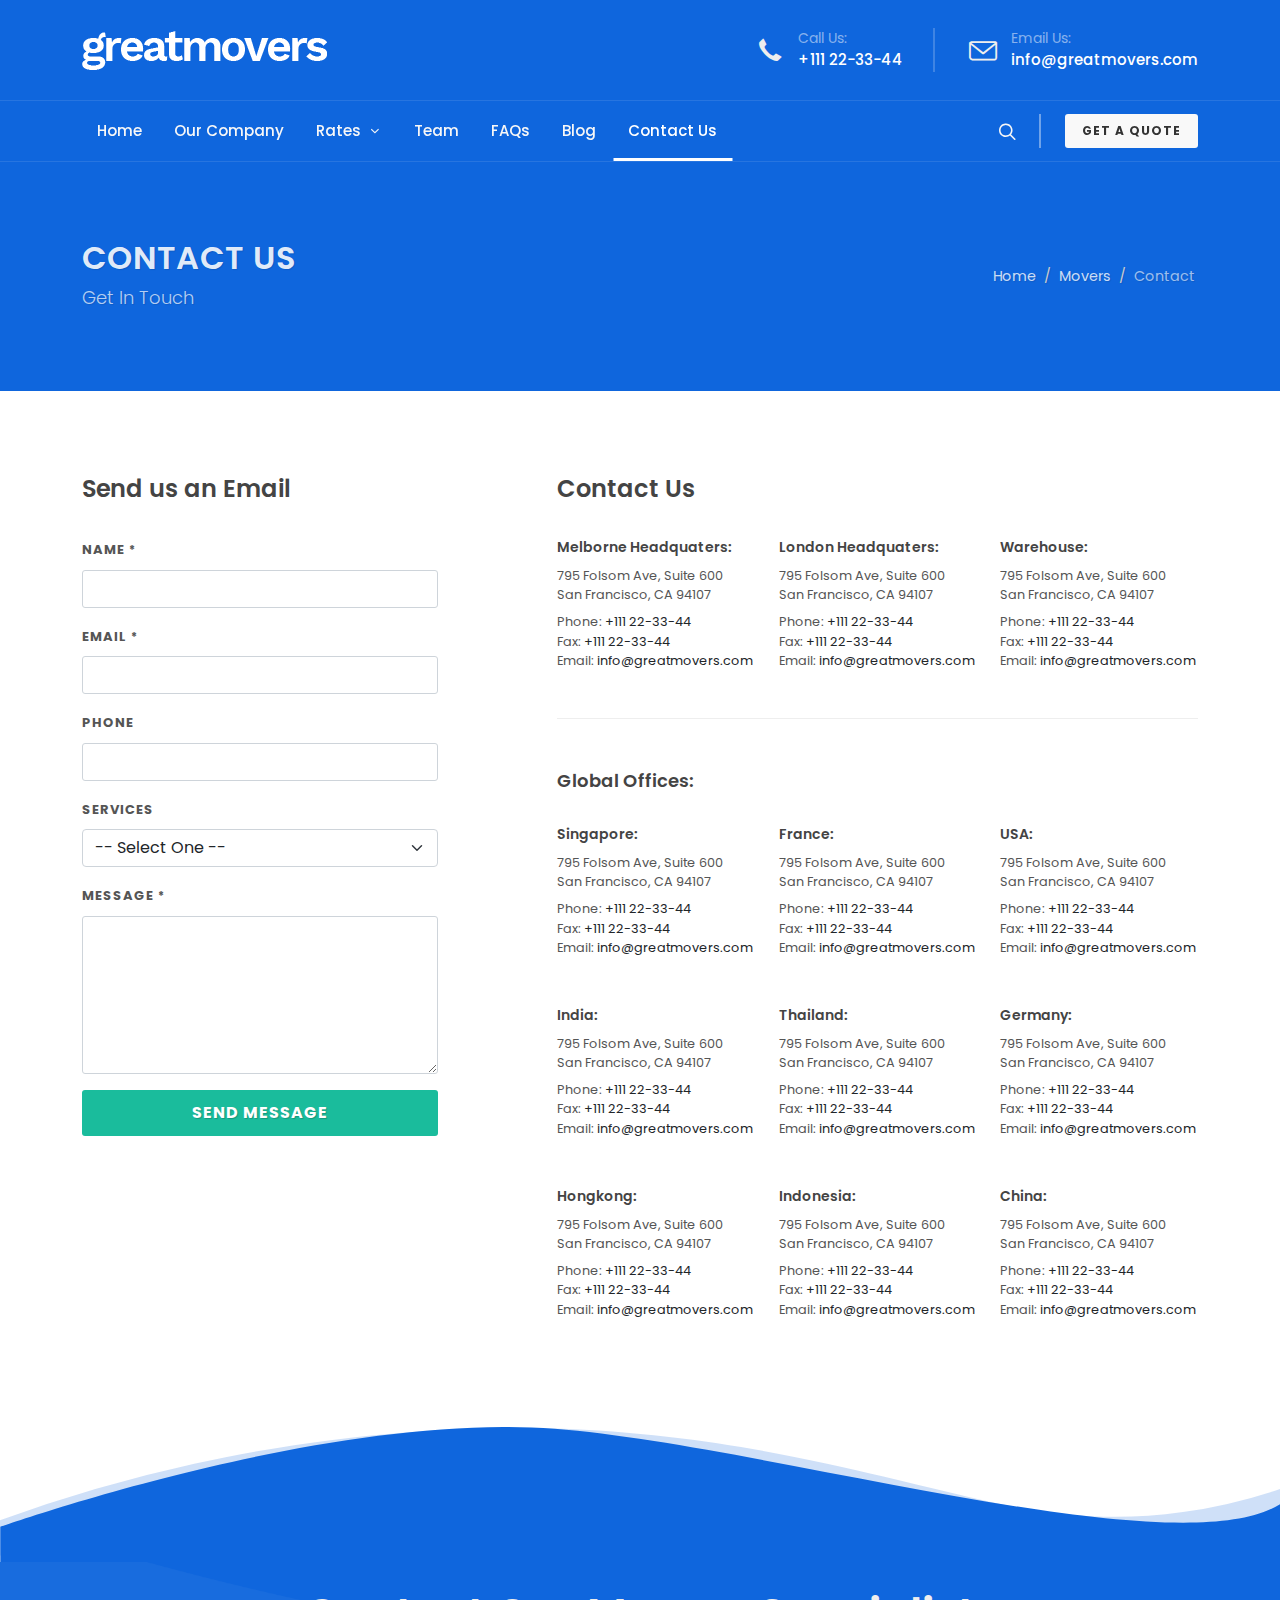
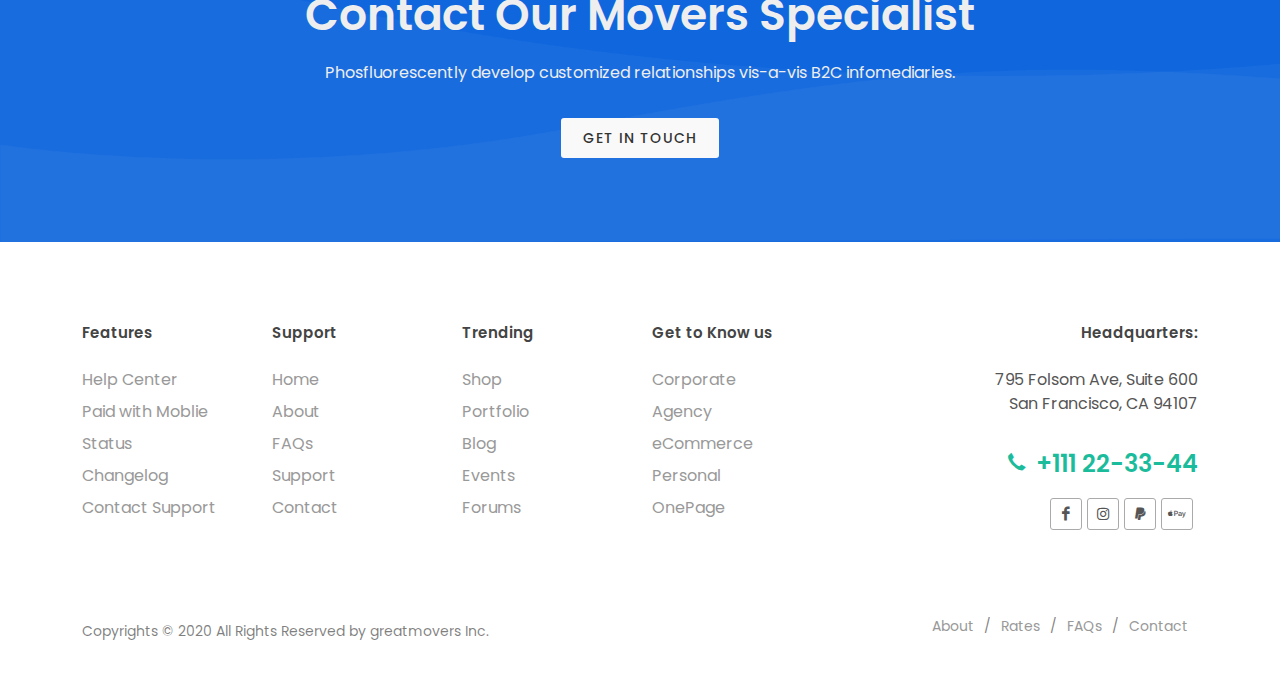
<file: movers-contact.html>
<!DOCTYPE html>
<html dir="ltr" lang="en-US">
<head>

	<meta http-equiv="content-type" content="text/html; charset=utf-8" />
	<meta name="author" content="SemiColonWeb" />

	<!-- Stylesheets
	============================================= -->
	<link href="https://fonts.googleapis.com/css?family=Poppins:300,400,500,600,700&display=swap" rel="stylesheet" type="text/css" />
	<link rel="stylesheet" href="css/bootstrap.css" type="text/css" />
	<link rel="stylesheet" href="style.css" type="text/css" />

	<link rel="stylesheet" href="css/dark.css" type="text/css" />
	<link rel="stylesheet" href="css/font-icons.css" type="text/css" />
	<link rel="stylesheet" href="css/animate.css" type="text/css" />
	<link rel="stylesheet" href="css/magnific-popup.css" type="text/css" />

	<link rel="stylesheet" href="css/custom.css" type="text/css" />

	<!-- Movers Demo Specific Stylesheet -->
	<link rel="stylesheet" href="css/colors.php?color=0F66DD" type="text/css" /> <!-- Theme Color -->
	<link rel="stylesheet" href="demos/movers/css/fonts.css" type="text/css" />
	<link rel="stylesheet" href="demos/movers/movers.css" type="text/css" />
	<!-- / -->

	<!-- DatePicker CSS -->
	<link rel="stylesheet" href="css/components/datepicker.css" type="text/css" />

	<meta name='viewport' content='initial-scale=1, viewport-fit=cover'>

	<!-- Document Title
	============================================= -->
	<title>Contact - Movers Demo | greatmovers</title>

</head>

<body class="stretched">

	<!-- Document Wrapper
	============================================= -->
	<div id="wrapper" class="clearfix">

		<!-- Header
		============================================= -->
		<header id="header" class="dark header-size-sm" data-sticky-shrink="false">
			<div class="container">
				<div class="header-row">

					<!-- Logo
					============================================= -->
					<div id="logo" class="ms-auto ms-md-0">
						<a href="index.html" class="standard-logo" data-dark-logo="images/logo-dark.png"><img class="mx-auto" src="images/logo.png" alt="greatmovers Logo"></a>
						<a href="index.html" class="retina-logo" data-dark-logo="images/logo-dark@2x.png"><img class="mx-auto" src="images/logo@2x.png" alt="greatmovers Logo"></a>
					</div><!-- #logo end -->

					<ul class="header-extras d-none d-sm-flex mx-auto mx-md-0 mb-4 mb-md-0">
						<li>
							<i class="i-plain icon-call m-0"></i>
							<div class="he-text fw-normal text-white-50">
								Call Us:
								<span><a href="tel:+111-22-33-44" class="text-white fw-medium">+111 22-33-44</a></span>
							</div>
						</li>
						<li>
							<i class="i-plain icon-line2-envelope m-0"></i>
							<div class="he-text fw-normal text-white-50">
								Email Us:
								<span><a href="mailto:info@greatmovers.com" target="_top" class="text-white fw-medium">info@greatmovers.com</a></span>
							</div>
						</li>
					</ul>

				</div>
			</div>

			<div id="header-wrap">
				<div class="container">
					<div class="header-row justify-content-between flex-row-reverse flex-lg-row">

						<div class="header-misc">

							<!-- Top Search
							============================================= -->
							<div id="top-search" class="header-misc-icon">
								<a href="#" id="top-search-trigger"><i class="icon-line-search"></i><i class="icon-line-cross"></i></a>
							</div><!-- #top-search end -->

							<!-- Header Buttons
							============================================= -->
							<div class="header-buttons d-none d-sm-inline-block">
								<a href="#slider" data-scrollto="#slider" data-offset="-80" class="button button-rounded button-white button-light button-small m-0">Get a Quote</a>
							</div>

						</div>

						<div id="primary-menu-trigger">
							<svg class="svg-trigger" viewBox="0 0 100 100"><path d="m 30,33 h 40 c 3.722839,0 7.5,3.126468 7.5,8.578427 0,5.451959 -2.727029,8.421573 -7.5,8.421573 h -20"></path><path d="m 30,50 h 40"></path><path d="m 70,67 h -40 c 0,0 -7.5,-0.802118 -7.5,-8.365747 0,-7.563629 7.5,-8.634253 7.5,-8.634253 h 20"></path></svg>
						</div>

						<!-- Primary Navigation
						============================================= -->
						<nav class="primary-menu with-arrows not-dark">

							<ul class="menu-container">
								<li class="menu-item"><a class="menu-link" href="index.html"><div>Home</div></a></li>
								<li class="menu-item"><a class="menu-link" href="movers-company.html"><div>Our Company</div></a></li>
								<li class="menu-item"><a class="menu-link" href="movers-rates.html"><div>Rates</div></a>
									<ul class="sub-menu-container">
										<li class="menu-item"><a class="menu-link" href="movers-rates.html"><div><i class="icon-line2-home"></i>Home Moving</div></a></li>
										<li class="menu-item"><a class="menu-link" href="movers-rates.html"><div><i class="icon-building2"></i>Office Moving</div></a></li>
										<li class="menu-item"><a class="menu-link" href="movers-rates.html"><div><i class="icon-line2-globe"></i>International Moving</div></a></li>
										<li class="menu-item"><a class="menu-link" href="movers-rates.html"><div><i class="icon-paw"></i>Pet Shifting</div></a></li>
										<li class="menu-item"><a class="menu-link" href="movers-rates.html"><div><i class="icon-car"></i>Car Shifting</div></a></li>
										<li class="menu-item"><a class="menu-link" href="movers-rates.html"><div><i class="icon-truck1"></i>Hire Truck</div></a></li>
									</ul>
								</li>
								<li class="menu-item"><a class="menu-link" href="movers-team.html"><div>Team</div></a></li>
								<li class="menu-item"><a class="menu-link" href="movers-faqs.html"><div>FAQs</div></a></li>
								<li class="menu-item"><a class="menu-link" href="movers-blog.html"><div>Blog</div></a></li>
								<li class="menu-item current"><a class="menu-link" href="movers-contact.html"><div>Contact Us</div></a></li>
							</ul>

						</nav><!-- #primary-menu end -->

						<form class="top-search-form" action="search.html" method="get">
							<input type="text" name="q" class="form-control" value="" placeholder="Type &amp; Hit Enter.." autocomplete="off">
						</form>

					</div>
				</div>
			</div>
			<div class="header-wrap-clone"></div>
		</header><!-- #header end -->

		<!-- Page Title
		============================================= -->
		<section id="page-title" class="bg-color page-title-dark py-6">

			<div class="container clearfix">
				<h1>Contact Us</h1>
				<span>Get In Touch</span>
				<ol class="breadcrumb">
					<li class="breadcrumb-item"><a href="#">Home</a></li>
					<li class="breadcrumb-item"><a href="#">Movers</a></li>
					<li class="breadcrumb-item active" aria-current="page">Contact</li>
				</ol>
			</div>

		</section><!-- #page-title end -->

		<!-- Content
		============================================= -->
		<section id="content">

			<div class="content-wrap pb-0">

				<div class="container mb-5">
					<div class="row justify-content-between">
						<div class="col-lg-4 mb-5 mb-lg-0">
							<h3>Send us an Email</h3>

							<div class="form-widget">

								<div class="form-result"></div>

								<form class="mb-0" id="template-contactform" name="template-contactform" action="include/form.php" method="post">

									<div class="form-process">
										<div class="css3-spinner">
											<div class="css3-spinner-scaler"></div>
										</div>
									</div>

									<div class="row">
										<div class="col-12 form-group">
											<label for="template-contactform-name">Name <small>*</small></label>
											<input type="text" id="template-contactform-name" name="template-contactform-name" value="" class="form-control required" />
										</div>

										<div class="col-12 form-group">
											<label for="template-contactform-email">Email <small>*</small></label>
											<input type="email" id="template-contactform-email" name="template-contactform-email" value="" class="required email form-control" />
										</div>

										<div class="col-12 form-group">
											<label for="template-contactform-phone">Phone</label>
											<input type="text" id="template-contactform-phone" name="template-contactform-phone" value="" class="form-control" />
										</div>

										<div class="col-12 form-group">
											<label for="template-contactform-service">Services</label>
											<select id="template-contactform-service" name="template-contactform-service" class="form-select">
												<option value="">-- Select One --</option>
												<option value="Office Moving">Office Moving</option>
												<option value="Home Moving">Home Moving</option>
												<option value="Internation Moving">Internation Moving</option>
												<option value="Pet Moving">Pet Moving</option>
											</select>
										</div>

										<div class="col-12 form-group">
											<label for="template-contactform-message">Message <small>*</small></label>
											<textarea class="required form-control" id="template-contactform-message" name="template-contactform-message" rows="6" cols="30"></textarea>
										</div>

										<div class="col-12 form-group d-none">
											<input type="text" id="template-contactform-botcheck" name="template-contactform-botcheck" value="" class="form-control" />
										</div>

										<div class="col-12 form-group">
											<button class="button button-rounded m-0 w-100 button-large" type="submit" id="template-contactform-submit" name="template-contactform-submit" value="submit">Send Message</button>
										</div>
									</div>

									<input type="hidden" name="prefix" value="template-contactform-">

								</form>
							</div>
						</div>
						<div class="col-lg-7">
							<h3>Contact Us</h3>
							<div class="row">
								<div class="col-md-4 col-6 text-smaller">
									<h5 class="fw-semibold mb-2">Melborne Headquaters:</h5>
									<address class="mb-2">
										795 Folsom Ave, Suite 600<br>
										San Francisco, CA 94107<br>
									</address>
									Phone: <a href="#" class="text-dark">+111 22-33-44</a><br>
									Fax: <a href="#" class="text-dark">+111 22-33-44</a><br>
									Email: <a href="#" class="text-dark">info@greatmovers.com</a>
								</div>
								<div class="col-md-4 col-6 text-smaller">
									<h5 class="fw-semibold mb-2">London Headquaters:</h5>
									<address class="mb-2">
										795 Folsom Ave, Suite 600<br>
										San Francisco, CA 94107<br>
									</address>
									Phone: <a href="#" class="text-dark">+111 22-33-44</a><br>
									Fax: <a href="#" class="text-dark">+111 22-33-44</a><br>
									Email: <a href="#" class="text-dark">info@greatmovers.com</a>
								</div>
								<div class="col-md-4 col-6 text-smaller mt-5 mt-md-0">
									<h5 class="fw-semibold mb-2">Warehouse:</h5>
									<address class="mb-2">
										795 Folsom Ave, Suite 600<br>
										San Francisco, CA 94107<br>
									</address>
									Phone: <a href="#" class="text-dark">+111 22-33-44</a><br>
									Fax: <a href="#" class="text-dark">+111 22-33-44</a><br>
									Email: <a href="#" class="text-dark">info@greatmovers.com</a>
								</div>
							</div>
							<div class="line my-5"></div>
							<h4>Global Offices:</h4>
							<div class="row">
								<div class="col-md-4 col-6 text-smaller mb-5">
									<h5 class="fw-semibold mb-2">Singapore:</h5>
									<address class="mb-2">
										795 Folsom Ave, Suite 600<br>
										San Francisco, CA 94107<br>
									</address>
									Phone: <a href="#" class="text-dark">+111 22-33-44</a><br>
									Fax: <a href="#" class="text-dark">+111 22-33-44</a><br>
									Email: <a href="#" class="text-dark">info@greatmovers.com</a>
								</div>
								<div class="col-md-4 col-6 text-smaller mb-5">
									<h5 class="fw-semibold mb-2">France:</h5>
									<address class="mb-2">
										795 Folsom Ave, Suite 600<br>
										San Francisco, CA 94107<br>
									</address>
									Phone: <a href="#" class="text-dark">+111 22-33-44</a><br>
									Fax: <a href="#" class="text-dark">+111 22-33-44</a><br>
									Email: <a href="#" class="text-dark">info@greatmovers.com</a>
								</div>
								<div class="col-md-4 col-6 text-smaller mb-5">
									<h5 class="fw-semibold mb-2">USA:</h5>
									<address class="mb-2">
										795 Folsom Ave, Suite 600<br>
										San Francisco, CA 94107<br>
									</address>
									Phone: <a href="#" class="text-dark">+111 22-33-44</a><br>
									Fax: <a href="#" class="text-dark">+111 22-33-44</a><br>
									Email: <a href="#" class="text-dark">info@greatmovers.com</a>
								</div>
								<div class="col-md-4 col-6 text-smaller mb-5">
									<h5 class="fw-semibold mb-2">India:</h5>
									<address class="mb-2">
										795 Folsom Ave, Suite 600<br>
										San Francisco, CA 94107<br>
									</address>
									Phone: <a href="#" class="text-dark">+111 22-33-44</a><br>
									Fax: <a href="#" class="text-dark">+111 22-33-44</a><br>
									Email: <a href="#" class="text-dark">info@greatmovers.com</a>
								</div>
								<div class="col-md-4 col-6 text-smaller mb-5">
									<h5 class="fw-semibold mb-2">Thailand:</h5>
									<address class="mb-2">
										795 Folsom Ave, Suite 600<br>
										San Francisco, CA 94107<br>
									</address>
									Phone: <a href="#" class="text-dark">+111 22-33-44</a><br>
									Fax: <a href="#" class="text-dark">+111 22-33-44</a><br>
									Email: <a href="#" class="text-dark">info@greatmovers.com</a>
								</div>
								<div class="col-md-4 col-6 text-smaller">
									<h5 class="fw-semibold mb-2">Germany:</h5>
									<address class="mb-2">
										795 Folsom Ave, Suite 600<br>
										San Francisco, CA 94107<br>
									</address>
									Phone: <a href="#" class="text-dark">+111 22-33-44</a><br>
									Fax: <a href="#" class="text-dark">+111 22-33-44</a><br>
									Email: <a href="#" class="text-dark">info@greatmovers.com</a>
								</div>
								<div class="col-md-4 col-6 text-smaller">
									<h5 class="fw-semibold mb-2">Hongkong:</h5>
									<address class="mb-2">
										795 Folsom Ave, Suite 600<br>
										San Francisco, CA 94107<br>
									</address>
									Phone: <a href="#" class="text-dark">+111 22-33-44</a><br>
									Fax: <a href="#" class="text-dark">+111 22-33-44</a><br>
									Email: <a href="#" class="text-dark">info@greatmovers.com</a>
								</div>
								<div class="col-md-4 col-6 text-smaller">
									<h5 class="fw-semibold mb-2">Indonesia:</h5>
									<address class="mb-2">
										795 Folsom Ave, Suite 600<br>
										San Francisco, CA 94107<br>
									</address>
									Phone: <a href="#" class="text-dark">+111 22-33-44</a><br>
									Fax: <a href="#" class="text-dark">+111 22-33-44</a><br>
									Email: <a href="#" class="text-dark">info@greatmovers.com</a>
								</div>
								<div class="col-md-4 col-6 text-smaller">
									<h5 class="fw-semibold mb-2">China:</h5>
									<address class="mb-2">
										795 Folsom Ave, Suite 600<br>
										San Francisco, CA 94107<br>
									</address>
									Phone: <a href="#" class="text-dark">+111 22-33-44</a><br>
									Fax: <a href="#" class="text-dark">+111 22-33-44</a><br>
									Email: <a href="#" class="text-dark">info@greatmovers.com</a>
								</div>
							</div>
						</div>
					</div>
				</div>

				<div class="clear"></div>


				<div class="section dark pt-0 mb-0 bg-color" style="background: url('demos/movers/images/bg-2.png') no-repeat center bottom / 100%; overflow: visible">
					<svg viewBox="0 0 1960 206.8" class="bg-white">
						<path class="svg-themecolor" style="opacity:0.2;" d="M0,142.8A2337.49,2337.49,0,0,1,297.5,56.3C569.33-3.53,783.89.22,849.5,2.3c215.78,6.86,382.12,45.39,503.25,73.45,158.87,36.8,283.09,79.13,458.75,54.55A816.49,816.49,0,0,0,1983,86.8v110H0Z"/>
						<path class="svg-themecolor" d="M.5,152.8s498-177,849-150,1031,238,1134,94v110H.5Z"/>
					</svg>
					<div class="container">
						<div class="row align-items-center justify-content-center center my-4">

							<div class="col-sm-8">
								<div class="heading-block border-bottom-0 mb-4">
									<h2 class="fw-semibold ls0 nott mb-3" style="font-size: 44px; line-height: 1.3">Contact Our Movers Specialist</h2>
									<p>Phosfluorescently develop customized relationships vis-a-vis B2C infomediaries.</p>
								</div>
								<a href="movers-contact.html" class="button button-white button-light button-rounded fw-medium m-0">Get In Touch</a>
							</div>

						</div>
					</div>
				</div>
			</div>
		</section><!-- #content end -->

		<!-- Footer
		============================================= -->
		<footer id="footer" class="bg-transparent border-0">

			<div class="container">

				<!-- Footer Widgets
				============================================= -->
				<div class="footer-widgets-wrap pb-4 clearfix">

					<div class="row">

						<div class="col-lg-2 col-md-2 col-6">
							<div class="widget clearfix">

								<h4 class="ls0 mb-4 nott">Features</h4>

								<ul class="list-unstyled iconlist ms-0">
									<li class="mb-2"><a href="#">Help Center</a></li>
									<li class="mb-2"><a href="#">Paid with Moblie</a></li>
									<li class="mb-2"><a href="#">Status</a></li>
									<li class="mb-2"><a href="#">Changelog</a></li>
									<li class="mb-2"><a href="#">Contact Support</a></li>
								</ul>

							</div>
						</div>
						<div class="col-lg-2 col-md-2 col-6">
							<div class="widget clearfix">

								<h4 class="ls0 mb-4 nott">Support</h4>

								<ul class="list-unstyled iconlist ms-0">
									<li class="mb-2"><a href="#">Home</a></li>
									<li class="mb-2"><a href="movers-company.html">About</a></li>
									<li class="mb-2"><a href="movers-faqs.html">FAQs</a></li>
									<li class="mb-2"><a href="#">Support</a></li>
									<li class="mb-2"><a href="movers-contact.html">Contact</a></li>
								</ul>

							</div>
						</div>
						<div class="col-lg-2 col-md-2 col-6">
							<div class="widget clearfix">

								<h4 class="ls0 mb-4 nott">Trending</h4>

								<ul class="list-unstyled iconlist ms-0">
									<li class="mb-2"><a href="#">Shop</a></li>
									<li class="mb-2"><a href="#">Portfolio</a></li>
									<li class="mb-2"><a href="#">Blog</a></li>
									<li class="mb-2"><a href="#">Events</a></li>
									<li class="mb-2"><a href="#">Forums</a></li>
								</ul>

							</div>
						</div>
						<div class="col-lg-2 col-md-2 col-6">
							<div class="widget clearfix">

								<h4 class="ls0 mb-4 nott">Get to Know us</h4>

								<ul class="list-unstyled iconlist ms-0">
									<li class="mb-2"><a href="#">Corporate</a></li>
									<li class="mb-2"><a href="#">Agency</a></li>
									<li class="mb-2"><a href="#">eCommerce</a></li>
									<li class="mb-2"><a href="#">Personal</a></li>
									<li class="mb-2"><a href="#">OnePage</a></li>
								</ul>

							</div>
						</div>
						<div class="col-lg-4 col-md-4 text-md-end">
							<div class="widget clearfix">

								<h4 class="ls0 mb-4 nott">Headquarters:</h4>

								<div>
									<address>
										795 Folsom Ave, Suite 600<br>
										San Francisco, CA 94107<br>
									</address>
									<h3 class="mb-3"><a href="tel:+111-22-33-44"><i class="icon-call me-1" style="font-size: 22px;"></i> +111 22-33-44</a></h3>
									<div class="d-flex justify-content-md-end">
										<a href="#" class="social-icon si-small si-facebook" title="Facebook">
											<i class="icon-facebook"></i>
											<i class="icon-facebook"></i>
										</a>

										<a href="#" class="social-icon si-small si-instagram" title="instagram">
											<i class="icon-instagram"></i>
											<i class="icon-instagram"></i>
										</a>

										<a href="#" class="social-icon si-small si-paypal" title="Paypal">
											<i class="icon-paypal"></i>
											<i class="icon-paypal"></i>
										</a>

										<a href="#" class="social-icon si-small si-wikipedia" title="Apple Pay">
											<i class="icon-apple-pay"></i>
											<i class="icon-apple-pay"></i>
										</a>
									</div>
								</div>

							</div>
						</div>

					</div>

				</div><!-- .footer-widgets-wrap end -->

			</div>

			<!-- Copyrights
			============================================= -->
			<div id="copyrights" class="bg-transparent">

				<div class="container clearfix">

					<div class="row justify-content-between align-items-center">
						<div class="col-md-6 text-black-50">
							Copyrights &copy; 2020 All Rights Reserved by greatmovers Inc.
						</div>

						<div class="col-md-6 d-md-flex flex-md-column align-items-md-end mt-4 mt-md-0">
							<div class="copyrights-menu copyright-links text-black-50 clearfix">
								<a href="movers-company.html">About</a>/<a href="movers-rates.html">Rates</a>/<a href="movers-faqs.html">FAQs</a>/<a href="movers-contact.html">Contact</a>
							</div>
						</div>
					</div>

				</div>

			</div><!-- #copyrights end -->

		</footer><!-- #footer end -->

	</div><!-- #wrapper end -->

	<!-- Go To Top
	============================================= -->
	<div id="gotoTop" class="icon-angle-up"></div>

	<!-- JavaScripts
	============================================= -->
	<script src="js/jquery.js"></script>
	<script src="js/plugins.min.js"></script>

	<!-- DatePicker JS -->
	<script src="js/components/datepicker.js"></script>

	<!-- Footer Scripts
	============================================= -->
	<script src="js/functions.js"></script>

	<script>

		jQuery('.home-date').datepicker({
			autoclose: true,
			startDate: "today",
		});
	</script>


</body>
</html>
</file>
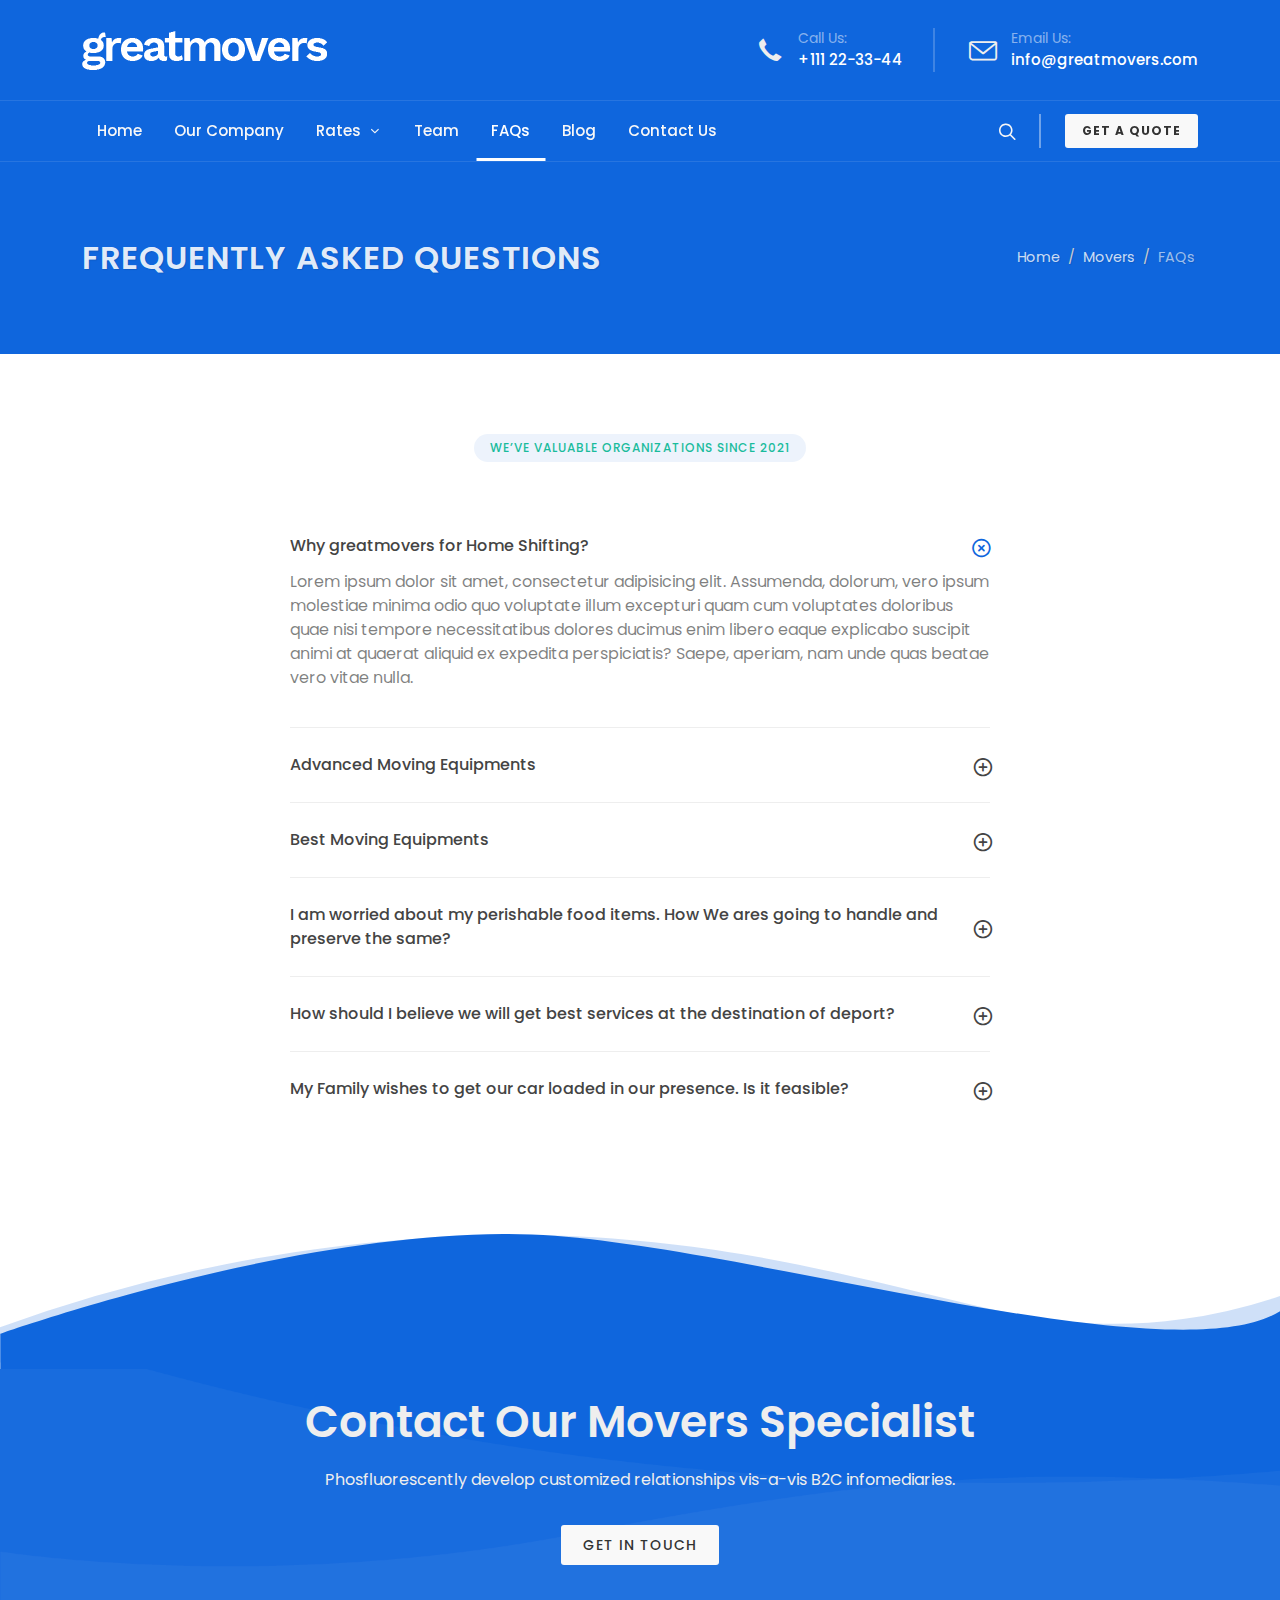
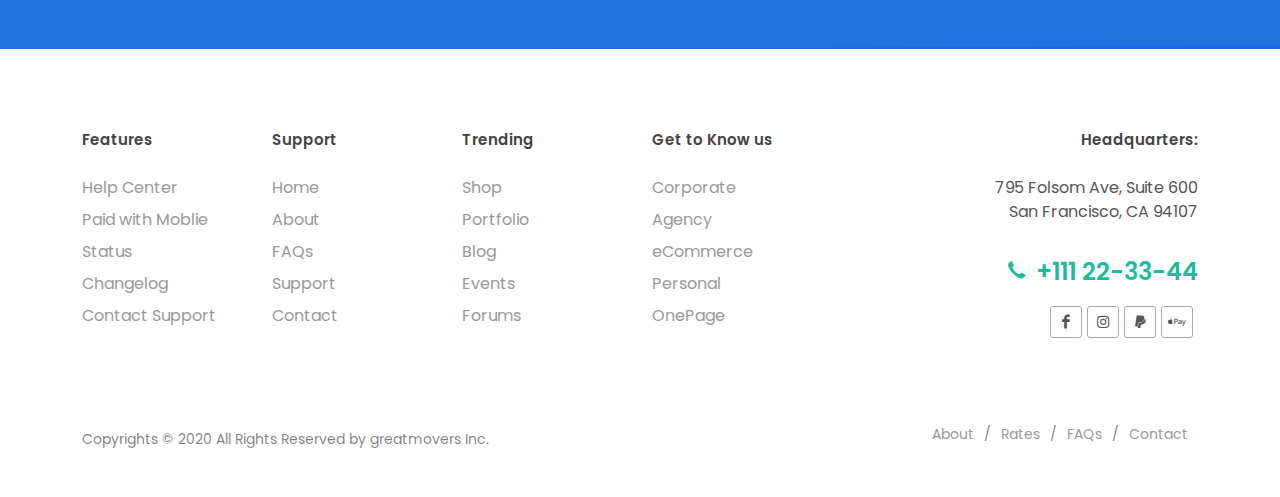
<file: movers-faqs.html>
<!DOCTYPE html>
<html dir="ltr" lang="en-US">
<head>

	<meta http-equiv="content-type" content="text/html; charset=utf-8" />
	<meta name="author" content="SemiColonWeb" />

	<!-- Stylesheets
	============================================= -->
	<link href="https://fonts.googleapis.com/css?family=Poppins:300,400,500,600,700&display=swap" rel="stylesheet" type="text/css" />
	<link rel="stylesheet" href="css/bootstrap.css" type="text/css" />
	<link rel="stylesheet" href="style.css" type="text/css" />

	<link rel="stylesheet" href="css/dark.css" type="text/css" />
	<link rel="stylesheet" href="css/font-icons.css" type="text/css" />
	<link rel="stylesheet" href="css/animate.css" type="text/css" />
	<link rel="stylesheet" href="css/magnific-popup.css" type="text/css" />

	<link rel="stylesheet" href="css/custom.css" type="text/css" />

	<!-- Movers Demo Specific Stylesheet -->
	<link rel="stylesheet" href="css/colors.php?color=0F66DD" type="text/css" /> <!-- Theme Color -->
	<link rel="stylesheet" href="demos/movers/css/fonts.css" type="text/css" />
	<link rel="stylesheet" href="demos/movers/movers.css" type="text/css" />
	<!-- / -->

	<!-- DatePicker CSS -->
	<link rel="stylesheet" href="css/components/datepicker.css" type="text/css" />

	<meta name='viewport' content='initial-scale=1, viewport-fit=cover'>

	<!-- Document Title
	============================================= -->
	<title>FAQs - Movers Demo | greatmovers</title>

</head>

<body class="stretched">

	<!-- Document Wrapper
	============================================= -->
	<div id="wrapper" class="clearfix">

		<!-- Header
		============================================= -->
		<header id="header" class="dark header-size-sm" data-sticky-shrink="false">
			<div class="container">
				<div class="header-row">

					<!-- Logo
					============================================= -->
					<div id="logo" class="ms-auto ms-md-0">
						<a href="index.html" class="standard-logo" data-dark-logo="images/logo-dark.png"><img class="mx-auto" src="images/logo.png" alt="greatmovers Logo"></a>
						<a href="index.html" class="retina-logo" data-dark-logo="images/logo-dark@2x.png"><img class="mx-auto" src="images/logo@2x.png" alt="greatmovers Logo"></a>
					</div><!-- #logo end -->

					<ul class="header-extras d-none d-sm-flex mx-auto mx-md-0 mb-4 mb-md-0">
						<li>
							<i class="i-plain icon-call m-0"></i>
							<div class="he-text fw-normal text-white-50">
								Call Us:
								<span><a href="tel:+111-22-33-44" class="text-white fw-medium">+111 22-33-44</a></span>
							</div>
						</li>
						<li>
							<i class="i-plain icon-line2-envelope m-0"></i>
							<div class="he-text fw-normal text-white-50">
								Email Us:
								<span><a href="mailto:info@greatmovers.com" target="_top" class="text-white fw-medium">info@greatmovers.com</a></span>
							</div>
						</li>
					</ul>

				</div>
			</div>

			<div id="header-wrap">
				<div class="container">
					<div class="header-row justify-content-between flex-row-reverse flex-lg-row">

						<div class="header-misc">

							<!-- Top Search
							============================================= -->
							<div id="top-search" class="header-misc-icon">
								<a href="#" id="top-search-trigger"><i class="icon-line-search"></i><i class="icon-line-cross"></i></a>
							</div><!-- #top-search end -->

							<!-- Header Buttons
							============================================= -->
							<div class="header-buttons d-none d-sm-inline-block">
								<a href="#slider" data-scrollto="#slider" data-offset="-80" class="button button-rounded button-white button-light button-small m-0">Get a Quote</a>
							</div>

						</div>

						<div id="primary-menu-trigger">
							<svg class="svg-trigger" viewBox="0 0 100 100"><path d="m 30,33 h 40 c 3.722839,0 7.5,3.126468 7.5,8.578427 0,5.451959 -2.727029,8.421573 -7.5,8.421573 h -20"></path><path d="m 30,50 h 40"></path><path d="m 70,67 h -40 c 0,0 -7.5,-0.802118 -7.5,-8.365747 0,-7.563629 7.5,-8.634253 7.5,-8.634253 h 20"></path></svg>
						</div>

						<!-- Primary Navigation
						============================================= -->
						<nav class="primary-menu with-arrows not-dark">

							<ul class="menu-container">
								<li class="menu-item"><a class="menu-link" href="index.html"><div>Home</div></a></li>
								<li class="menu-item"><a class="menu-link" href="movers-company.html"><div>Our Company</div></a></li>
								<li class="menu-item"><a class="menu-link" href="movers-rates.html"><div>Rates</div></a>
									<ul class="sub-menu-container">
										<li class="menu-item"><a class="menu-link" href="movers-rates.html"><div><i class="icon-line2-home"></i>Home Moving</div></a></li>
										<li class="menu-item"><a class="menu-link" href="movers-rates.html"><div><i class="icon-building2"></i>Office Moving</div></a></li>
										<li class="menu-item"><a class="menu-link" href="movers-rates.html"><div><i class="icon-line2-globe"></i>International Moving</div></a></li>
										<li class="menu-item"><a class="menu-link" href="movers-rates.html"><div><i class="icon-paw"></i>Pet Shifting</div></a></li>
										<li class="menu-item"><a class="menu-link" href="movers-rates.html"><div><i class="icon-car"></i>Car Shifting</div></a></li>
										<li class="menu-item"><a class="menu-link" href="movers-rates.html"><div><i class="icon-truck1"></i>Hire Truck</div></a></li>
									</ul>
								</li>
								<li class="menu-item"><a class="menu-link" href="movers-team.html"><div>Team</div></a></li>
								<li class="menu-item current"><a class="menu-link" href="movers-faqs.html"><div>FAQs</div></a></li>
								<li class="menu-item"><a class="menu-link" href="movers-blog.html"><div>Blog</div></a></li>
								<li class="menu-item"><a class="menu-link" href="movers-contact.html"><div>Contact Us</div></a></li>
							</ul>

						</nav><!-- #primary-menu end -->

						<form class="top-search-form" action="search.html" method="get">
							<input type="text" name="q" class="form-control" value="" placeholder="Type &amp; Hit Enter.." autocomplete="off">
						</form>

					</div>
				</div>
			</div>
			<div class="header-wrap-clone"></div>
		</header><!-- #header end -->

		<!-- Page Title
		============================================= -->
		<section id="page-title" class="bg-color page-title-dark py-6">

			<div class="container clearfix">
				<h1>Frequently Asked Questions</h1>
				<ol class="breadcrumb">
					<li class="breadcrumb-item"><a href="#">Home</a></li>
					<li class="breadcrumb-item"><a href="#">Movers</a></li>
					<li class="breadcrumb-item active" aria-current="page">FAQs</li>
				</ol>
			</div>

		</section><!-- #page-title end -->

		<!-- Content
		============================================= -->
		<section id="content">

			<div class="content-wrap pb-0">

				<div class="container mb-5">
					<div class="section-clients mx-auto" style="max-width: 700px">
						<div class="center clearfix mb-4">
							<span class="badge rounded-pill lightthemecolor color text-uppercase ls1 fw-medium py-2 px-3">We’ve valuable Organizations Since 2021</span>
						</div>
						<div class="clear"></div>

						<div class="toggle mt-5" data-state="open">
							<div class="toggle-header flex-row-reverse">
								<div class="toggle-icon">
									<i class="toggle-closed icon-line-circle-plus"></i>
									<i class="toggle-open icon-line-circle-cross"></i>
								</div>
								<div class="toggle-title fw-medium">
									Why greatmovers for Home Shifting?
								</div>
							</div>
							<div class="toggle-content text-black-50">Lorem ipsum dolor sit amet, consectetur adipisicing elit. Assumenda, dolorum, vero ipsum molestiae minima odio quo voluptate illum excepturi quam cum voluptates doloribus quae nisi tempore necessitatibus dolores ducimus enim libero eaque explicabo suscipit animi at quaerat aliquid ex expedita perspiciatis? Saepe, aperiam, nam unde quas beatae vero vitae nulla.</div>
						</div>

						<div class="toggle">
							<div class="toggle-header flex-row-reverse">
								<div class="toggle-icon">
									<i class="toggle-closed icon-line-circle-plus"></i>
									<i class="toggle-open icon-line-circle-cross"></i>
								</div>
								<div class="toggle-title fw-medium">
									Advanced Moving Equipments
								</div>
							</div>
							<div class="toggle-content text-black-50">Lorem ipsum dolor sit amet, consectetur adipisicing elit. Assumenda, dolorum, vero ipsum molestiae minima odio quo voluptate illum excepturi quam cum voluptates doloribus quae nisi tempore necessitatibus dolores ducimus enim libero eaque explicabo suscipit animi at quaerat aliquid ex expedita perspiciatis? Saepe, aperiam, nam unde quas beatae vero vitae nulla.</div>
						</div>

						<div class="toggle">
							<div class="toggle-header flex-row-reverse">
								<div class="toggle-icon">
									<i class="toggle-closed icon-line-circle-plus"></i>
									<i class="toggle-open icon-line-circle-cross"></i>
								</div>
								<div class="toggle-title fw-medium">
									Best Moving Equipments
								</div>
							</div>
							<div class="toggle-content text-black-50">Lorem ipsum dolor sit amet, consectetur adipisicing elit. Assumenda, dolorum, vero ipsum molestiae minima odio quo voluptate illum excepturi quam cum voluptates doloribus quae nisi tempore necessitatibus dolores ducimus enim libero eaque explicabo suscipit animi at quaerat aliquid ex expedita perspiciatis? Saepe, aperiam, nam unde quas beatae vero vitae nulla.</div>
						</div>

						<div class="toggle">
							<div class="toggle-header flex-row-reverse">
								<div class="toggle-icon">
									<i class="toggle-closed icon-line-circle-plus"></i>
									<i class="toggle-open icon-line-circle-cross"></i>
								</div>
								<div class="toggle-title fw-medium">
									I am worried about my perishable food items. How We ares going to handle and preserve the same?
								</div>
							</div>
							<div class="toggle-content text-black-50">Lorem ipsum dolor sit amet, consectetur adipisicing elit. Assumenda, dolorum, vero ipsum molestiae minima odio quo voluptate illum excepturi quam cum voluptates doloribus quae nisi tempore necessitatibus dolores ducimus enim libero eaque explicabo suscipit animi at quaerat aliquid ex expedita perspiciatis? Saepe, aperiam, nam unde quas beatae vero vitae nulla.</div>
						</div>

						<div class="toggle">
							<div class="toggle-header flex-row-reverse">
								<div class="toggle-icon">
									<i class="toggle-closed icon-line-circle-plus"></i>
									<i class="toggle-open icon-line-circle-cross"></i>
								</div>
								<div class="toggle-title fw-medium">
									How should I believe we will get best services at the destination of deport?
								</div>
							</div>
							<div class="toggle-content text-black-50">Lorem ipsum dolor sit amet, consectetur adipisicing elit. Assumenda, dolorum, vero ipsum molestiae minima odio quo voluptate illum excepturi quam cum voluptates doloribus quae nisi tempore necessitatibus dolores ducimus enim libero eaque explicabo suscipit animi at quaerat aliquid ex expedita perspiciatis? Saepe, aperiam, nam unde quas beatae vero vitae nulla.</div>
						</div>

						<div class="toggle border-0">
							<div class="toggle-header flex-row-reverse">
								<div class="toggle-icon">
									<i class="toggle-closed icon-line-circle-plus"></i>
									<i class="toggle-open icon-line-circle-cross"></i>
								</div>
								<div class="toggle-title fw-medium">
									My Family wishes to get our car loaded in our presence. Is it feasible?
								</div>
							</div>
							<div class="toggle-content text-black-50">Lorem ipsum dolor sit amet, consectetur adipisicing elit. Assumenda, dolorum, vero ipsum molestiae minima odio quo voluptate illum excepturi quam cum voluptates doloribus quae nisi tempore necessitatibus dolores ducimus enim libero eaque explicabo suscipit animi at quaerat aliquid ex expedita perspiciatis? Saepe, aperiam, nam unde quas beatae vero vitae nulla.</div>
						</div>
					</div>
				</div>

				<div class="clear"></div>

				<div class="section dark pt-0 mb-0 bg-color" style="background: url('demos/movers/images/bg-2.png') no-repeat center bottom / 100%; overflow: visible">
					<svg viewBox="0 0 1960 206.8" class="bg-white">
						<path class="svg-themecolor" style="opacity:0.2;" d="M0,142.8A2337.49,2337.49,0,0,1,297.5,56.3C569.33-3.53,783.89.22,849.5,2.3c215.78,6.86,382.12,45.39,503.25,73.45,158.87,36.8,283.09,79.13,458.75,54.55A816.49,816.49,0,0,0,1983,86.8v110H0Z"/>
						<path class="svg-themecolor" d="M.5,152.8s498-177,849-150,1031,238,1134,94v110H.5Z"/>
					</svg>
					<div class="container">
						<div class="row align-items-center justify-content-center center my-4">

							<div class="col-sm-8">
								<div class="heading-block border-bottom-0 mb-4">
									<h2 class="fw-semibold ls0 nott mb-3" style="font-size: 44px; line-height: 1.3">Contact Our Movers Specialist</h2>
									<p>Phosfluorescently develop customized relationships vis-a-vis B2C infomediaries.</p>
								</div>
								<a href="movers-contact.html" class="button button-white button-light button-rounded fw-medium m-0">Get In Touch</a>
							</div>

						</div>
					</div>
				</div>
			</div>
		</section><!-- #content end -->

		<!-- Footer
		============================================= -->
		<footer id="footer" class="bg-transparent border-0">

			<div class="container">

				<!-- Footer Widgets
				============================================= -->
				<div class="footer-widgets-wrap pb-4 clearfix">

					<div class="row">

						<div class="col-lg-2 col-md-2 col-6">
							<div class="widget clearfix">

								<h4 class="ls0 mb-4 nott">Features</h4>

								<ul class="list-unstyled iconlist ms-0">
									<li class="mb-2"><a href="#">Help Center</a></li>
									<li class="mb-2"><a href="#">Paid with Moblie</a></li>
									<li class="mb-2"><a href="#">Status</a></li>
									<li class="mb-2"><a href="#">Changelog</a></li>
									<li class="mb-2"><a href="#">Contact Support</a></li>
								</ul>

							</div>
						</div>
						<div class="col-lg-2 col-md-2 col-6">
							<div class="widget clearfix">

								<h4 class="ls0 mb-4 nott">Support</h4>

								<ul class="list-unstyled iconlist ms-0">
									<li class="mb-2"><a href="#">Home</a></li>
									<li class="mb-2"><a href="movers-company.html">About</a></li>
									<li class="mb-2"><a href="movers-faqs.html">FAQs</a></li>
									<li class="mb-2"><a href="#">Support</a></li>
									<li class="mb-2"><a href="movers-contact.html">Contact</a></li>
								</ul>

							</div>
						</div>
						<div class="col-lg-2 col-md-2 col-6">
							<div class="widget clearfix">

								<h4 class="ls0 mb-4 nott">Trending</h4>

								<ul class="list-unstyled iconlist ms-0">
									<li class="mb-2"><a href="#">Shop</a></li>
									<li class="mb-2"><a href="#">Portfolio</a></li>
									<li class="mb-2"><a href="#">Blog</a></li>
									<li class="mb-2"><a href="#">Events</a></li>
									<li class="mb-2"><a href="#">Forums</a></li>
								</ul>

							</div>
						</div>
						<div class="col-lg-2 col-md-2 col-6">
							<div class="widget clearfix">

								<h4 class="ls0 mb-4 nott">Get to Know us</h4>

								<ul class="list-unstyled iconlist ms-0">
									<li class="mb-2"><a href="#">Corporate</a></li>
									<li class="mb-2"><a href="#">Agency</a></li>
									<li class="mb-2"><a href="#">eCommerce</a></li>
									<li class="mb-2"><a href="#">Personal</a></li>
									<li class="mb-2"><a href="#">OnePage</a></li>
								</ul>

							</div>
						</div>
						<div class="col-lg-4 col-md-4 text-md-end">
							<div class="widget clearfix">

								<h4 class="ls0 mb-4 nott">Headquarters:</h4>

								<div>
									<address>
										795 Folsom Ave, Suite 600<br>
										San Francisco, CA 94107<br>
									</address>
									<h3 class="mb-3"><a href="tel:+111-22-33-44"><i class="icon-call me-1" style="font-size: 22px;"></i> +111 22-33-44</a></h3>
									<div class="d-flex justify-content-md-end">
										<a href="#" class="social-icon si-small si-facebook" title="Facebook">
											<i class="icon-facebook"></i>
											<i class="icon-facebook"></i>
										</a>

										<a href="#" class="social-icon si-small si-instagram" title="instagram">
											<i class="icon-instagram"></i>
											<i class="icon-instagram"></i>
										</a>

										<a href="#" class="social-icon si-small si-paypal" title="Paypal">
											<i class="icon-paypal"></i>
											<i class="icon-paypal"></i>
										</a>

										<a href="#" class="social-icon si-small si-wikipedia" title="Apple Pay">
											<i class="icon-apple-pay"></i>
											<i class="icon-apple-pay"></i>
										</a>
									</div>
								</div>

							</div>
						</div>

					</div>

				</div><!-- .footer-widgets-wrap end -->

			</div>

			<!-- Copyrights
			============================================= -->
			<div id="copyrights" class="bg-transparent">

				<div class="container clearfix">

					<div class="row justify-content-between align-items-center">
						<div class="col-md-6 text-black-50">
							Copyrights &copy; 2020 All Rights Reserved by greatmovers Inc.
						</div>

						<div class="col-md-6 d-md-flex flex-md-column align-items-md-end mt-4 mt-md-0">
							<div class="copyrights-menu copyright-links text-black-50 clearfix">
								<a href="movers-company.html">About</a>/<a href="movers-rates.html">Rates</a>/<a href="movers-faqs.html">FAQs</a>/<a href="movers-contact.html">Contact</a>
							</div>
						</div>
					</div>

				</div>

			</div><!-- #copyrights end -->

		</footer><!-- #footer end -->

	</div><!-- #wrapper end -->

	<!-- Go To Top
	============================================= -->
	<div id="gotoTop" class="icon-angle-up"></div>

	<!-- JavaScripts
	============================================= -->
	<script src="js/jquery.js"></script>
	<script src="js/plugins.min.js"></script>

	<!-- DatePicker JS -->
	<script src="js/components/datepicker.js"></script>

	<!-- Footer Scripts
	============================================= -->
	<script src="js/functions.js"></script>

	<script>

		jQuery('.home-date').datepicker({
			autoclose: true,
			startDate: "today",
		});
	</script>


</body>
</html>
</file>
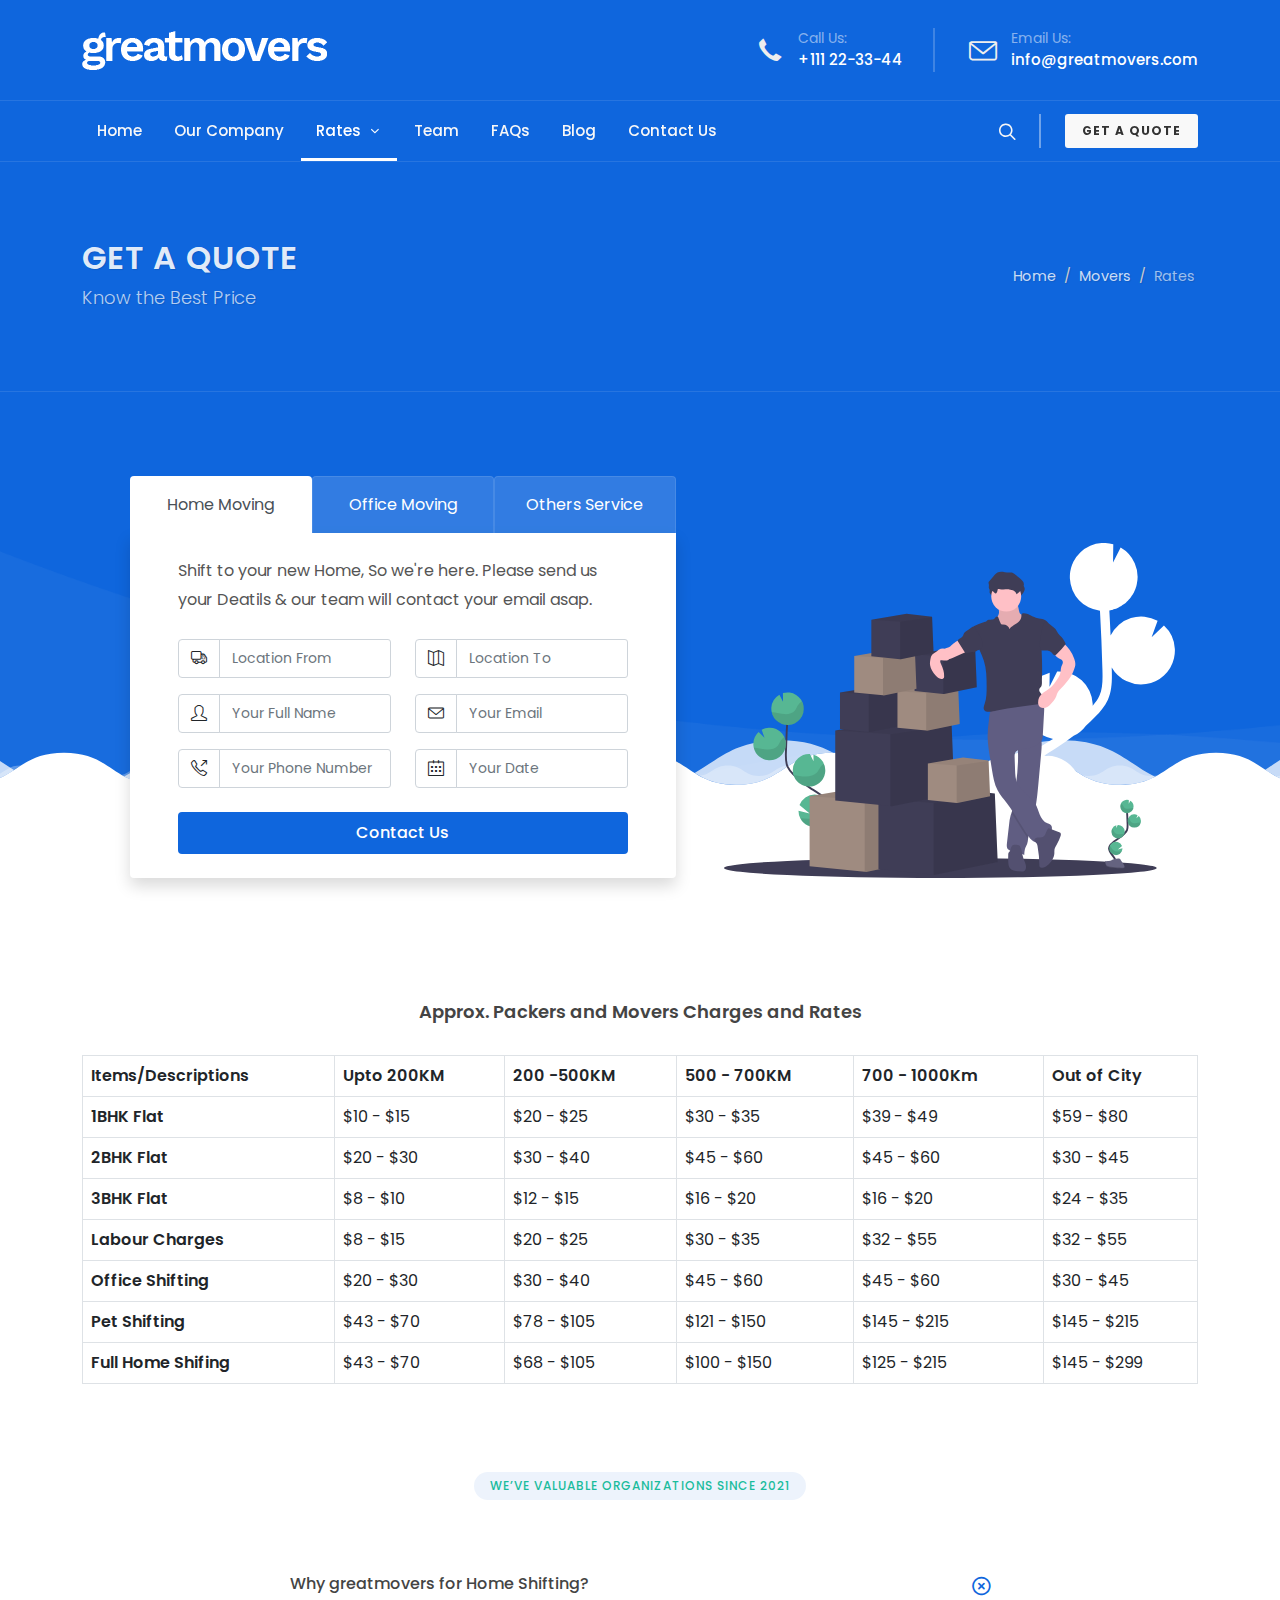
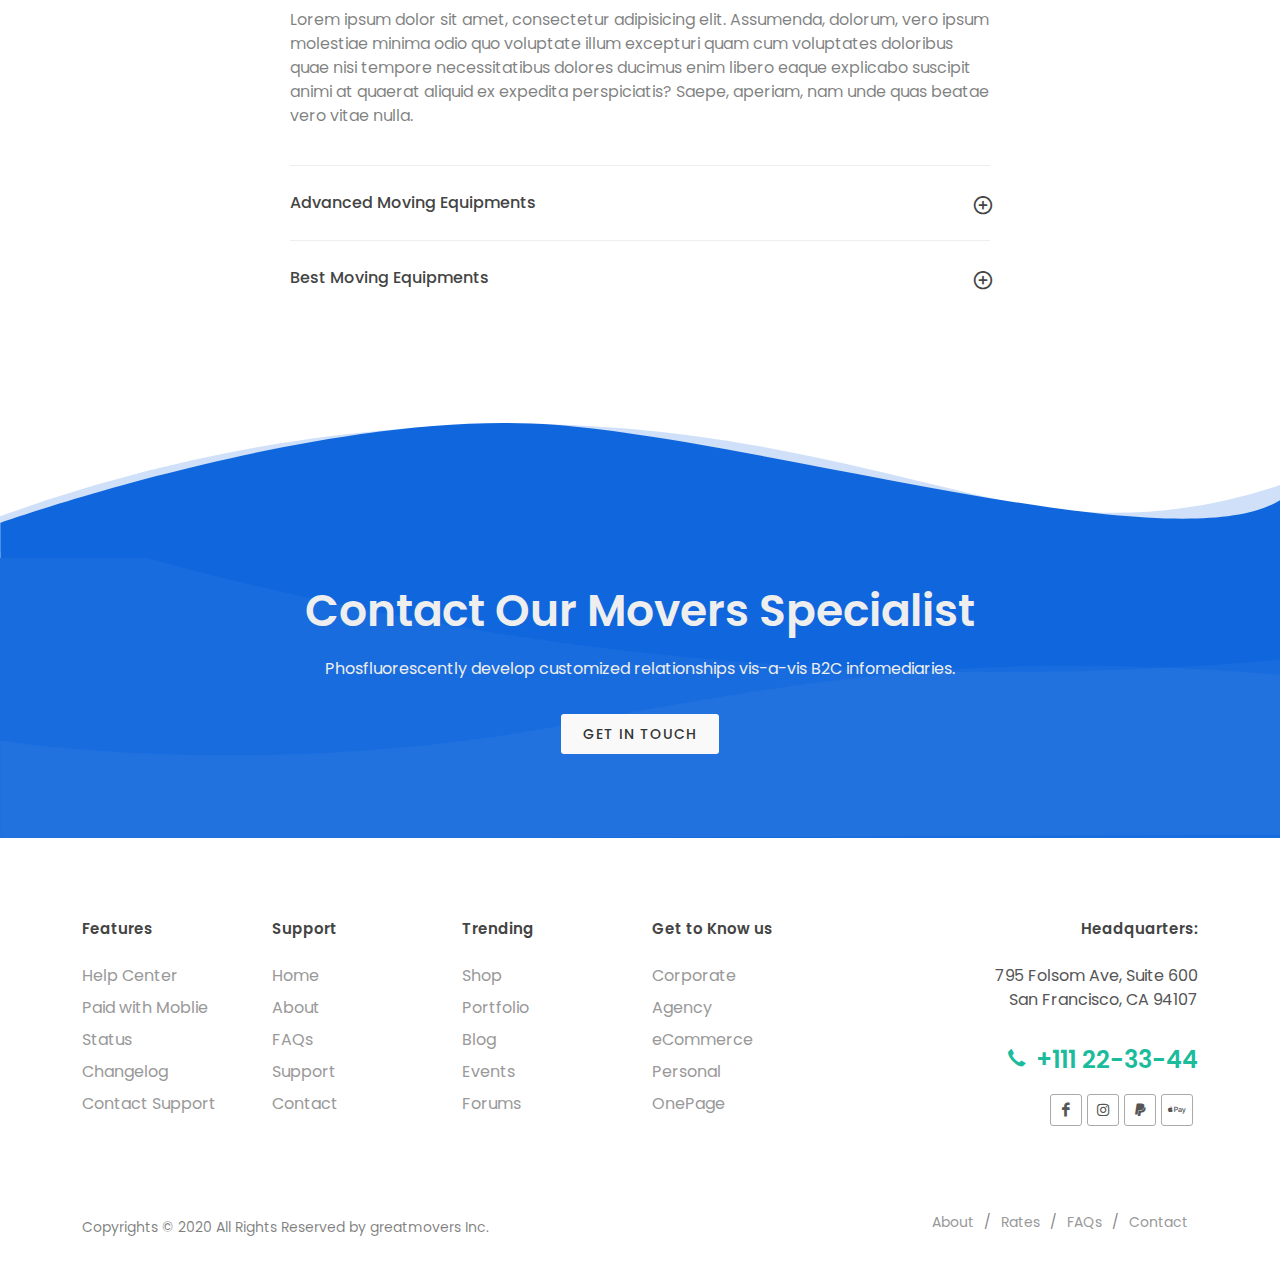
<file: movers-rates.html>
<!DOCTYPE html>
<html dir="ltr" lang="en-US">
<head>

	<meta http-equiv="content-type" content="text/html; charset=utf-8" />
	<meta name="author" content="SemiColonWeb" />

	<!-- Stylesheets
	============================================= -->
	<link href="https://fonts.googleapis.com/css?family=Poppins:300,400,500,600,700&display=swap" rel="stylesheet" type="text/css" />
	<link rel="stylesheet" href="css/bootstrap.css" type="text/css" />
	<link rel="stylesheet" href="style.css" type="text/css" />

	<link rel="stylesheet" href="css/dark.css" type="text/css" />
	<link rel="stylesheet" href="css/font-icons.css" type="text/css" />
	<link rel="stylesheet" href="css/animate.css" type="text/css" />
	<link rel="stylesheet" href="css/magnific-popup.css" type="text/css" />

	<link rel="stylesheet" href="css/custom.css" type="text/css" />

	<!-- Movers Demo Specific Stylesheet -->
	<link rel="stylesheet" href="css/colors.php?color=0F66DD" type="text/css" /> <!-- Theme Color -->
	<link rel="stylesheet" href="demos/movers/css/fonts.css" type="text/css" />
	<link rel="stylesheet" href="demos/movers/movers.css" type="text/css" />
	<!-- / -->

	<!-- DatePicker CSS -->
	<link rel="stylesheet" href="css/components/datepicker.css" type="text/css" />

	<meta name='viewport' content='initial-scale=1, viewport-fit=cover'>

	<!-- Document Title
	============================================= -->
	<title>Rates - Movers Demo | greatmovers</title>

</head>

<body class="stretched">

	<!-- Document Wrapper
	============================================= -->
	<div id="wrapper" class="clearfix">

		<!-- Header
		============================================= -->
		<header id="header" class="dark header-size-sm" data-sticky-shrink="false">
			<div class="container">
				<div class="header-row">

					<!-- Logo
					============================================= -->
					<div id="logo" class="ms-auto ms-md-0">
						<a href="index.html" class="standard-logo" data-dark-logo="images/logo-dark.png"><img class="mx-auto" src="images/logo.png" alt="greatmovers Logo"></a>
						<a href="index.html" class="retina-logo" data-dark-logo="images/logo-dark@2x.png"><img class="mx-auto" src="images/logo@2x.png" alt="greatmovers Logo"></a>
					</div><!-- #logo end -->

					<ul class="header-extras d-none d-sm-flex mx-auto mx-md-0 mb-4 mb-md-0">
						<li>
							<i class="i-plain icon-call m-0"></i>
							<div class="he-text fw-normal text-white-50">
								Call Us:
								<span><a href="tel:+111-22-33-44" class="text-white fw-medium">+111 22-33-44</a></span>
							</div>
						</li>
						<li>
							<i class="i-plain icon-line2-envelope m-0"></i>
							<div class="he-text fw-normal text-white-50">
								Email Us:
								<span><a href="mailto:info@greatmovers.com" target="_top" class="text-white fw-medium">info@greatmovers.com</a></span>
							</div>
						</li>
					</ul>

				</div>
			</div>

			<div id="header-wrap">
				<div class="container">
					<div class="header-row justify-content-between flex-row-reverse flex-lg-row">

						<div class="header-misc">

							<!-- Top Search
							============================================= -->
							<div id="top-search" class="header-misc-icon">
								<a href="#" id="top-search-trigger"><i class="icon-line-search"></i><i class="icon-line-cross"></i></a>
							</div><!-- #top-search end -->

							<!-- Header Buttons
							============================================= -->
							<div class="header-buttons d-none d-sm-inline-block">
								<a href="#slider" data-scrollto="#slider" data-offset="-80" class="button button-rounded button-white button-light button-small m-0">Get a Quote</a>
							</div>

						</div>

						<div id="primary-menu-trigger">
							<svg class="svg-trigger" viewBox="0 0 100 100"><path d="m 30,33 h 40 c 3.722839,0 7.5,3.126468 7.5,8.578427 0,5.451959 -2.727029,8.421573 -7.5,8.421573 h -20"></path><path d="m 30,50 h 40"></path><path d="m 70,67 h -40 c 0,0 -7.5,-0.802118 -7.5,-8.365747 0,-7.563629 7.5,-8.634253 7.5,-8.634253 h 20"></path></svg>
						</div>

						<!-- Primary Navigation
						============================================= -->
						<nav class="primary-menu with-arrows not-dark">

							<ul class="menu-container">
								<li class="menu-item"><a class="menu-link" href="index.html"><div>Home</div></a></li>
								<li class="menu-item"><a class="menu-link" href="movers-company.html"><div>Our Company</div></a></li>
								<li class="menu-item current"><a class="menu-link" href="movers-rates.html"><div>Rates</div></a>
									<ul class="sub-menu-container">
										<li class="menu-item"><a class="menu-link" href="#"><div><i class="icon-line2-home"></i>Home Moving</div></a></li>
										<li class="menu-item"><a class="menu-link" href="#"><div><i class="icon-building2"></i>Office Moving</div></a></li>
										<li class="menu-item"><a class="menu-link" href="#"><div><i class="icon-line2-globe"></i>International Moving</div></a></li>
										<li class="menu-item"><a class="menu-link" href="#"><div><i class="icon-paw"></i>Pet Shifting</div></a></li>
										<li class="menu-item"><a class="menu-link" href="#"><div><i class="icon-car"></i>Car Shifting</div></a></li>
										<li class="menu-item"><a class="menu-link" href="#"><div><i class="icon-truck1"></i>Hire Truck</div></a></li>
									</ul>
								</li>
								<li class="menu-item"><a class="menu-link" href="movers-team.html"><div>Team</div></a></li>
								<li class="menu-item"><a class="menu-link" href="movers-faqs.html"><div>FAQs</div></a></li>
								<li class="menu-item"><a class="menu-link" href="movers-blog.html"><div>Blog</div></a></li>
								<li class="menu-item"><a class="menu-link" href="movers-contact.html"><div>Contact Us</div></a></li>
							</ul>

						</nav><!-- #primary-menu end -->

						<form class="top-search-form" action="search.html" method="get">
							<input type="text" name="q" class="form-control" value="" placeholder="Type &amp; Hit Enter.." autocomplete="off">
						</form>

					</div>
				</div>
			</div>
			<div class="header-wrap-clone"></div>
		</header><!-- #header end -->

		<!-- Page Title
		============================================= -->
		<section id="page-title" class="bg-color page-title-dark py-6" style="border-bottom: 1px solid rgba(255, 255, 255, .1);">

			<div class="container clearfix">
				<h1>Get a Quote</h1>
				<span>Know the Best Price</span>
				<ol class="breadcrumb">
					<li class="breadcrumb-item"><a href="#">Home</a></li>
					<li class="breadcrumb-item"><a href="#">Movers</a></li>
					<li class="breadcrumb-item active" aria-current="page">Rates</li>
				</ol>
			</div>

		</section><!-- #page-title end -->

		<!-- Content
		============================================= -->
		<section id="content">

			<div class="content-wrap p-0">

				<div id="slider" class="section bg-color mt-0" style="padding: 60px 0; background: url('demos/movers/images/bg-2.png') no-repeat center center / 100% 100%;">

					<div class="container" style="z-index: 2">
						<div class="row justify-content-center">
							<div class="col-lg-6">
								<ul class="nav nav-tabs nav-justified flex-column border-bottom-0 flex-md-row bg-color mt-4" role="tablist">
									<li class="nav-item">
										<a class="nav-link py-3 active" id="home-moving-tab" data-bs-toggle="tab" href="#home-moving" role="tab" aria-controls="home-moving" aria-selected="true">Home Moving</a>
									</li>
									<li class="nav-item">
										<a class="nav-link py-3" id="office-moving-tab" data-bs-toggle="tab" href="#office-moving" role="tab" aria-controls="office-moving" aria-selected="false">Office Moving</a>
									</li>
									<li class="nav-item">
										<a class="nav-link py-3" id="others-moving-tab" data-bs-toggle="tab" href="#others-moving" role="tab" aria-controls="others-moving" aria-selected="false">Others Service</a>
									</li>
								</ul>
								<div class="tab-content rounded-bottom shadow bg-white py-4 px-5">
									<div class="tab-pane fade show active" id="home-moving" role="tabpanel" aria-labelledby="home-moving-tab">
										<p class="mb-4">Shift to your new Home, So we're here. Please send us your Deatils &amp; our team will contact your email asap.</p>
										<div class="form-widget">
											<div class="form-result"></div>
											<form class="row home-moving-form position-relative mb-0" action="include/form.php" method="post" enctype="multipart/form-data">
												<div class="form-process">
													<div class="css3-spinner">
														<div class="css3-spinner-scaler"></div>
													</div>
												</div>

												<div class="col-sm-6 form-group">
													<div class="input-group">
														<span class="input-group-text bg-transparent"><i class="icon-truck1"></i></span>
														<input type="text" name="home-moving-form-location-from" id="home-moving-form-location-from" class="form-control required" value="" placeholder="Location From">
													</div>
												</div>

												<div class="col-sm-6 form-group">
													<div class="input-group">
														<span class="input-group-text bg-transparent"><i class="icon-line2-map"></i></span>
														<input type="text" name="home-moving-form-location-to" id="home-moving-form-location-to" class="form-control required" value="" placeholder="Location To">
													</div>
												</div>

												<div class="col-sm-6 form-group">
													<div class="input-group">
														<span class="input-group-text bg-transparent"><i class="icon-line2-user"></i></span>
														<input type="text" name="home-moving-form-name" id="home-moving-form-name" class="form-control required" value="" placeholder="Your Full Name">
													</div>
												</div>

												<div class="col-sm-6 form-group">
													<div class="input-group">
														<span class="input-group-text bg-transparent"><i class="icon-line2-envelope"></i></span>
														<input type="email" name="home-moving-form-email" id="home-moving-form-email" class="form-control required" value="" placeholder="Your Email">
													</div>
												</div>

												<div class="col-sm-6 form-group">
													<div class="input-group">
														<span class="input-group-text bg-transparent"><i class="icon-line2-call-out"></i></span>
														<input type="text" name="home-moving-form-phone" id="home-moving-form-phone" class="form-control required" value="" placeholder="Your Phone Number">
													</div>
												</div>

												<div class="col-sm-6 form-group">
													<div class="input-group">
														<span class="input-group-text bg-transparent"><i class="icon-line2-calendar"></i></span>
														<input type="text" class="form-control home-date required" name="home-moving-form-date" id="home-moving-form-date" value="" placeholder="Your Date">
													</div>
												</div>

												<div class="col-12 d-none">
													<input type="text" id="home-moving-form-botcheck" name="home-moving-form-botcheck" value="" />
												</div>

												<div class="col-12">
													<button type="submit" name="home-moving-form-submit" class="btn bg-color text-white fw-medium w-100 py-2 mt-2">Contact Us</button>
												</div>

												<input type="hidden" name="prefix" value="home-moving-form-">
												<input type="hidden" name="subject" value="Home Moving Request">
												<input type="hidden" name="html_title" value="Home Moving">
											</form>
										</div>
									</div>
									<div class="tab-pane fade" id="office-moving" role="tabpanel" aria-labelledby="office-moving-tab">
										<p class="mb-4">Share your Office Shifting details by Filling out an Easy Form. Get Free Quotes from Verified Packers &amp; Movers Instantly.</p>
										<div class="form-widget">
											<div class="form-result"></div>
											<form class="row office-moving-form position-relative mb-0" action="include/form.php" method="post" enctype="multipart/form-data">
												<div class="form-process">
													<div class="css3-spinner">
														<div class="css3-spinner-scaler"></div>
													</div>
												</div>

												<div class="col-sm-6 form-group">
													<div class="input-group">
														<span class="input-group-text bg-transparent"><i class="icon-truck1"></i></span>
														<input type="text" name="office-moving-form-location-from" id="office-moving-form-location-from" class="form-control required" value="" placeholder="Location From">
													</div>
												</div>

												<div class="col-sm-6 form-group">
													<div class="input-group">
														<span class="input-group-text bg-transparent"><i class="icon-line2-map"></i></span>
														<input type="text" name="office-moving-form-location-to" id="office-moving-form-location-to" class="form-control required" value="" placeholder="Location To">
													</div>
												</div>

												<div class="col-sm-6 form-group">
													<div class="input-group">
														<span class="input-group-text bg-transparent"><i class="icon-line2-user"></i></span>
														<input type="text" name="office-moving-form-name" id="office-moving-form-name" class="form-control required" value="" placeholder="Your Full Name">
													</div>
												</div>

												<div class="col-sm-6 form-group">
													<div class="input-group">
														<span class="input-group-text bg-transparent"><i class="icon-line2-envelope"></i></span>
														<input type="email" name="office-moving-form-email" id="office-moving-form-email" class="form-control required" value="" placeholder="Your Email">
													</div>
												</div>

												<div class="col-sm-6 form-group">
													<div class="input-group">
														<span class="input-group-text bg-transparent"><i class="icon-line2-call-out"></i></span>
														<input type="text" name="office-moving-form-phone" id="office-moving-form-phone" class="form-control required" value="" placeholder="Your Phone Number">
													</div>
												</div>

												<div class="col-sm-6 form-group">
													<div class="input-group">
														<span class="input-group-text bg-transparent"><i class="icon-line2-calendar"></i></span>
														<input type="text" class="form-control home-date required" name="office-moving-form-date" id="office-moving-form-date" value="" placeholder="Your Date">
													</div>
												</div>

												<div class="col-12 d-none">
													<input type="text" id="office-moving-form-botcheck" name="office-moving-form-botcheck" value="" />
												</div>

												<div class="col-12">
													<button type="submit" name="office-moving-form-submit" class="btn bg-color text-white fw-medium w-100 py-2 mt-2">Contact Us</button>
												</div>

												<input type="hidden" name="prefix" value="office-moving-form-">
												<input type="hidden" name="subject" value="Office Moving Request">
												<input type="hidden" name="html_title" value="Office Moving">
											</form>
										</div>
									</div>
									<div class="tab-pane fade" id="others-moving" role="tabpanel" aria-labelledby="others-moving-tab">
										<div class="form-widget">
											<div class="form-result"></div>
											<form class="row others-moving-form position-relative mb-0" action="include/form.php" method="post" enctype="multipart/form-data">
												<div class="form-process">
													<div class="css3-spinner">
														<div class="css3-spinner-scaler"></div>
													</div>
												</div>

												<div class="col-12 form-group">
													<div class="input-group">
														<span class="input-group-text bg-transparent"><img src="demos/movers/images/baggage.png" height="18" alt="baggage Icon"></span>
														<select class="required form-select" name="others-moving-form-service" id="others-moving-form-service">
															<option value="" disabled selected>-- Select Your Service --</option>
															<option value="International Moving">International Moving</option>
															<option value="Pet Moving">Pet Moving</option>
															<option value="Car Moving">Car Moving</option>
															<option value="Hire Mover Truck">Hire Mover Truck</option>
														</select>
													</div>
												</div>

												<div class="col-sm-6 form-group">
													<div class="input-group">
														<span class="input-group-text bg-transparent"><i class="icon-line2-social-dropbox"></i></span>
														<input type="text" name="others-moving-form-item" id="others-moving-form-item" class="form-control required" value="" placeholder="Your Item">
													</div>
												</div>

												<div class="col-sm-6 form-group">
													<div class="input-group">
														<span class="input-group-text text-muted bg-transparent"><i class="icon-user-circle1"></i></span>
														<select class="required form-select" name="others-moving-form-movers" id="others-moving-form-movers">
															<option value="" disabled selected>-- Select Movers --</option>
															<option value="1">1</option>
															<option value="2">2</option>
															<option value="3">3</option>
															<option value="4">4</option>
														</select>
													</div>
												</div>

												<div class="col-sm-6 form-group">
													<div class="input-group">
														<span class="input-group-text bg-transparent"><i class="icon-truck1"></i></span>
														<input type="text" name="others-moving-form-location-from" id="others-moving-form-location-from" class="form-control required" value="" placeholder="Location From">
													</div>
												</div>

												<div class="col-sm-6 form-group">
													<div class="input-group">
														<span class="input-group-text bg-transparent"><i class="icon-line2-map"></i></span>
														<input type="text" name="others-moving-form-location-to" id="others-moving-form-location-to" class="form-control required" value="" placeholder="Location To">
													</div>
												</div>

												<div class="col-sm-6 form-group">
													<div class="input-group">
														<span class="input-group-text bg-transparent"><i class="icon-line2-user"></i></span>
														<input type="text" name="others-moving-form-name" id="others-moving-form-name" class="form-control required" value="" placeholder="Your Full Name">
													</div>
												</div>

												<div class="col-sm-6 form-group">
													<div class="input-group">
														<span class="input-group-text bg-transparent"><i class="icon-line2-envelope"></i></span>
														<input type="email" name="others-moving-form-email" id="others-moving-form-email" class="form-control required" value="" placeholder="Your Email">
													</div>
												</div>

												<div class="col-sm-6 form-group">
													<div class="input-group">
														<span class="input-group-text bg-transparent"><i class="icon-line2-call-out"></i></span>
														<input type="text" name="others-moving-form-phone" id="others-moving-form-phone" class="form-control required" value="" placeholder="Your Phone Number">
													</div>
												</div>

												<div class="col-sm-6 form-group">
													<div class="input-group">
														<span class="input-group-text bg-transparent"><i class="icon-line2-calendar"></i></span>
														<input type="text" class="form-control home-date required" name="others-moving-form-date" id="others-moving-form-date" value="" placeholder="Your Date">
													</div>
												</div>

												<div class="col-12 d-none">
													<input type="text" id="others-moving-form-botcheck" name="others-moving-form-botcheck" value="" />
												</div>

												<div class="col-12">
													<button type="submit" name="others-moving-form-submit" class="btn bg-color text-white fw-medium w-100 py-2 mt-2">Contact Us</button>
												</div>

												<input type="hidden" name="prefix" value="others-moving-form-">
												<input type="hidden" name="subject" value="Others Service Request">
												<input type="hidden" name="html_title" value="Others Service">
											</form>
										</div>
									</div>
								</div>
							</div>
							<div class="col-lg-5 d-none d-lg-flex flex-wrap justify-content-center">
								<img src="demos/movers/images/2.svg" alt="Image 1" class="d-flex align-self-end ms-5 mt-3">
							</div>
						</div>
					</div>

					<div class="svg-separator">
						<div>
							<svg preserveAspectRatio="xMidYMax meet" viewBox="0 0 1600 100" data-height="100">
								<path style="opacity: 1;fill: rgba(255,255,255,0.75);" d="M1040,56c0.5,0,1,0,1.6,0c-16.6-8.9-36.4-15.7-66.4-15.7c-56,0-76.8,23.7-106.9,41C881.1,89.3,895.6,96,920,96
								C979.5,96,980,56,1040,56z"></path> <path style="opacity: 1;fill: rgba(255,255,255,0.75);" d="M1699.8,96l0,10H1946l-0.3-6.9c0,0,0,0-88,0s-88.6-58.8-176.5-58.8c-51.4,0-73,20.1-99.6,36.8 c14.5,9.6,29.6,18.9,58.4,18.9C1699.8,96,1699.8,96,1699.8,96z"></path> <path style="opacity: 1;fill: rgba(255,255,255,0.75);" d="M1400,96c19.5,0,32.7-4.3,43.7-10c-35.2-17.3-54.1-45.7-115.5-45.7c-32.3,0-52.8,7.9-70.2,17.8 c6.4-1.3,13.6-2.1,22-2.1C1340.1,56,1340.3,96,1400,96z"></path> <path style="opacity: 1;fill: rgba(255,255,255,0.75);" d="M320,56c6.6,0,12.4,0.5,17.7,1.3c-17-9.6-37.3-17-68.5-17c-60.4,0-79.5,27.8-114,45.2 c11.2,6,24.6,10.5,44.8,10.5C260,96,259.9,56,320,56z"></path> <path style="opacity: 1;fill: rgba(255,255,255,0.75);" d="M680,96c23.7,0,38.1-6.3,50.5-13.9C699.6,64.8,679,40.3,622.2,40.3c-30,0-49.8,6.8-66.3,15.8 c1.3,0,2.7-0.1,4.1-0.1C619.7,56,620.2,96,680,96z"></path> <path style="opacity: 1;fill: rgba(255,255,255,0.75);" d="M-40,95.6c28.3,0,43.3-8.7,57.4-18C-9.6,60.8-31,40.2-83.2,40.2c-14.3,0-26.3,1.6-36.8,4.2V106h60V96L-40,95.6
								z"></path>
								<path style="opacity: 1;fill: rgba(255,255,255,0.3);;" d="M504,73.4c-2.6-0.8-5.7-1.4-9.6-1.4c-19.4,0-19.6,13-39,13c-19.4,0-19.5-13-39-13c-14,0-18,6.7-26.3,10.4 C402.4,89.9,416.7,96,440,96C472.5,96,487.5,84.2,504,73.4z"></path> <path style="opacity: 1;fill: rgba(255,255,255,0.3);;" d="M1205.4,85c-0.2,0-0.4,0-0.6,0c-19.5,0-19.5-13-39-13s-19.4,12.9-39,12.9c0,0-5.9,0-12.3,0.1 c11.4,6.3,24.9,11,45.5,11C1180.6,96,1194.1,91.2,1205.4,85z"></path> <path style="opacity: 1;fill: rgba(255,255,255,0.3);;" d="M1447.4,83.9c-2.4,0.7-5.2,1.1-8.6,1.1c-19.3,0-19.6-13-39-13s-19.6,13-39,13c-3,0-5.5-0.3-7.7-0.8 c11.6,6.6,25.4,11.8,46.9,11.8C1421.8,96,1435.7,90.7,1447.4,83.9z"></path> <path style="opacity: 1;fill: rgba(255,255,255,0.3);;" d="M985.8,72c-17.6,0.8-18.3,13-37,13c-19.4,0-19.5-13-39-13c-18.2,0-19.6,11.4-35.5,12.8 c11.4,6.3,25,11.2,45.7,11.2C953.7,96,968.5,83.2,985.8,72z"></path> <path style="opacity: 1;fill: rgba(255,255,255,0.3);;" d="M743.8,73.5c-10.3,3.4-13.6,11.5-29,11.5c-19.4,0-19.5-13-39-13s-19.5,13-39,13c-0.9,0-1.7,0-2.5-0.1 c11.4,6.3,25,11.1,45.7,11.1C712.4,96,727.3,84.2,743.8,73.5z"></path> <path style="opacity: 1;fill: rgba(255,255,255,0.3);;" d="M265.5,72.3c-1.5-0.2-3.2-0.3-5.1-0.3c-19.4,0-19.6,13-39,13c-19.4,0-19.6-13-39-13 c-15.9,0-18.9,8.7-30.1,11.9C164.1,90.6,178,96,200,96C233.7,96,248.4,83.4,265.5,72.3z"></path> <path style="opacity: 1;fill: rgba(255,255,255,0.3);;" d="M1692.3,96V85c0,0,0,0-19.5,0s-19.6-13-39-13s-19.6,13-39,13c-0.1,0-0.2,0-0.4,0c11.4,6.2,24.9,11,45.6,11 C1669.9,96,1684.8,96,1692.3,96z"></path> <path style="opacity: 1;fill: rgba(255,255,255,0.3);;" d="M25.5,72C6,72,6.1,84.9-13.5,84.9L-20,85v8.9C0.7,90.1,12.6,80.6,25.9,72C25.8,72,25.7,72,25.5,72z"></path>
								<path style="fill: rgb(255, 255, 255);" d="M-40,95.6C20.3,95.6,20.1,56,80,56s60,40,120,40s59.9-40,120-40s60.3,40,120,40s60.3-40,120-40s60.2,40,120,40s60.1-40,120-40s60.5,40,120,40s60-40,120-40s60.4,40,120,40s59.9-40,120-40s60.3,40,120,40s60.2-40,120-40s60.2,40,120,40s59.8,0,59.8,0l0.2,143H-60V96L-40,95.6z"></path>
							</svg>
							<div class="bg-white" style="height: 150px"></div>
						</div>
					</div>

				</div>

				<div class="container mb-4">
					<h4 class="text-center">Approx. Packers and Movers Charges and Rates</h4>
					<div class="table-responsive">
						<table class="table table-bordered">
							<thead class="thead-dark">
								<tr>
									<th class="fw-semibold">Items/Descriptions</th>
									<th class="fw-semibold">Upto 200KM</th>
									<th class="fw-semibold">200 -500KM</th>
									<th class="fw-semibold">500 - 700KM</th>
									<th class="fw-semibold">700 - 1000Km</th>
									<th class="fw-semibold">Out of City</th>
								</tr>
							</thead>
							<tbody>
								<tr>
									<td class="fw-semibold">1BHK Flat</td>
									<td>&dollar;10 - &dollar;15</td>
									<td>&dollar;20 - &dollar;25</td>
									<td>&dollar;30 - &dollar;35</td>
									<td>&dollar;39 - &dollar;49</td>
									<td>&dollar;59 - &dollar;80</td>
								</tr>
								<tr>
									<td class="fw-semibold">2BHK Flat</td>
									<td>&dollar;20 - &dollar;30</td>
									<td>&dollar;30 - &dollar;40</td>
									<td>&dollar;45 - &dollar;60</td>
									<td>&dollar;45 - &dollar;60</td>
									<td>&dollar;30 - &dollar;45</td>
								</tr>
								<tr>
									<td class="fw-semibold">3BHK Flat</td>
									<td>&dollar;8 - &dollar;10</td>
									<td>&dollar;12 - &dollar;15</td>
									<td>&dollar;16 - &dollar;20</td>
									<td>&dollar;16 - &dollar;20</td>
									<td>&dollar;24 - &dollar;35</td>
								</tr>
								<tr>
									<td class="fw-semibold">Labour Charges</td>
									<td>&dollar;8 - &dollar;15</td>
									<td>&dollar;20 - &dollar;25</td>
									<td>&dollar;30 - &dollar;35</td>
									<td>&dollar;32 - &dollar;55</td>
									<td>&dollar;32 - &dollar;55</td>
								</tr>
								<tr>
									<td class="fw-semibold">Office Shifting</td>
									<td>&dollar;20 - &dollar;30</td>
									<td>&dollar;30 - &dollar;40</td>
									<td>&dollar;45 - &dollar;60</td>
									<td>&dollar;45 - &dollar;60</td>
									<td>&dollar;30 - &dollar;45</td>
								</tr>
								<tr>
									<td class="fw-semibold">Pet Shifting</td>
									<td>&dollar;43 - &dollar;70</td>
									<td>&dollar;78 - &dollar;105</td>
									<td>&dollar;121 - &dollar;150</td>
									<td>&dollar;145 - &dollar;215</td>
									<td>&dollar;145 - &dollar;215</td>
								</tr>
								<tr>
									<td class="fw-semibold">Full Home Shifing</td>
									<td>&dollar;43 - &dollar;70</td>
									<td>&dollar;68 - &dollar;105</td>
									<td>&dollar;100 - &dollar;150</td>
									<td>&dollar;125 - &dollar;215</td>
									<td>&dollar;145 - &dollar;299</td>
								</tr>
							</tbody>
						</table>
					</div>
				</div>

				<div class="clear"></div>

				<div class="container my-5">
					<div class="section-clients mx-auto" style="max-width: 700px">
						<div class="center clearfix mb-4">
							<span class="badge rounded-pill lightthemecolor color text-uppercase ls1 fw-medium py-2 px-3">We’ve valuable Organizations Since 2021</span>
						</div>
						<div class="clear"></div>

						<div class="toggle mt-5" data-state="open">
							<div class="toggle-header flex-row-reverse">
								<div class="toggle-icon">
									<i class="toggle-closed icon-line-circle-plus"></i>
									<i class="toggle-open icon-line-circle-cross"></i>
								</div>
								<div class="toggle-title fw-medium">
									Why greatmovers for Home Shifting?
								</div>
							</div>
							<div class="toggle-content text-black-50">Lorem ipsum dolor sit amet, consectetur adipisicing elit. Assumenda, dolorum, vero ipsum molestiae minima odio quo voluptate illum excepturi quam cum voluptates doloribus quae nisi tempore necessitatibus dolores ducimus enim libero eaque explicabo suscipit animi at quaerat aliquid ex expedita perspiciatis? Saepe, aperiam, nam unde quas beatae vero vitae nulla.</div>
						</div>

						<div class="toggle">
							<div class="toggle-header flex-row-reverse">
								<div class="toggle-icon">
									<i class="toggle-closed icon-line-circle-plus"></i>
									<i class="toggle-open icon-line-circle-cross"></i>
								</div>
								<div class="toggle-title fw-medium">
									Advanced Moving Equipments
								</div>
							</div>
							<div class="toggle-content text-black-50">Lorem ipsum dolor sit amet, consectetur adipisicing elit. Assumenda, dolorum, vero ipsum molestiae minima odio quo voluptate illum excepturi quam cum voluptates doloribus quae nisi tempore necessitatibus dolores ducimus enim libero eaque explicabo suscipit animi at quaerat aliquid ex expedita perspiciatis? Saepe, aperiam, nam unde quas beatae vero vitae nulla.</div>
						</div>

						<div class="toggle border-0">
							<div class="toggle-header flex-row-reverse">
								<div class="toggle-icon">
									<i class="toggle-closed icon-line-circle-plus"></i>
									<i class="toggle-open icon-line-circle-cross"></i>
								</div>
								<div class="toggle-title fw-medium">
									Best Moving Equipments
								</div>
							</div>
							<div class="toggle-content text-black-50">Lorem ipsum dolor sit amet, consectetur adipisicing elit. Assumenda, dolorum, vero ipsum molestiae minima odio quo voluptate illum excepturi quam cum voluptates doloribus quae nisi tempore necessitatibus dolores ducimus enim libero eaque explicabo suscipit animi at quaerat aliquid ex expedita perspiciatis? Saepe, aperiam, nam unde quas beatae vero vitae nulla.</div>
						</div>
					</div>
				</div>

				<div class="clear"></div>

				<div class="section dark pt-0 mb-0 bg-color" style="background: url('demos/movers/images/bg-2.png') no-repeat center bottom / 100%; overflow: visible">
					<svg viewBox="0 0 1960 206.8" class="bg-white">
						<path class="svg-themecolor" style="opacity:0.2;" d="M0,142.8A2337.49,2337.49,0,0,1,297.5,56.3C569.33-3.53,783.89.22,849.5,2.3c215.78,6.86,382.12,45.39,503.25,73.45,158.87,36.8,283.09,79.13,458.75,54.55A816.49,816.49,0,0,0,1983,86.8v110H0Z"/>
						<path class="svg-themecolor" d="M.5,152.8s498-177,849-150,1031,238,1134,94v110H.5Z"/>
					</svg>
					<div class="container">
						<div class="row align-items-center justify-content-center center my-4">

							<div class="col-sm-8">
								<div class="heading-block border-bottom-0 mb-4">
									<h2 class="fw-semibold ls0 nott mb-3" style="font-size: 44px; line-height: 1.3">Contact Our Movers Specialist</h2>
									<p>Phosfluorescently develop customized relationships vis-a-vis B2C infomediaries.</p>
								</div>
								<a href="movers-contact.html" class="button button-white button-light button-rounded fw-medium m-0">Get In Touch</a>
							</div>

						</div>
					</div>
				</div>

			</div>
		</section><!-- #content end -->

		<!-- Footer
		============================================= -->
		<footer id="footer" class="bg-transparent border-0">

			<div class="container">

				<!-- Footer Widgets
				============================================= -->
				<div class="footer-widgets-wrap pb-4 clearfix">

					<div class="row">

						<div class="col-lg-2 col-md-2 col-6">
							<div class="widget clearfix">

								<h4 class="ls0 mb-4 nott">Features</h4>

								<ul class="list-unstyled iconlist ms-0">
									<li class="mb-2"><a href="#">Help Center</a></li>
									<li class="mb-2"><a href="#">Paid with Moblie</a></li>
									<li class="mb-2"><a href="#">Status</a></li>
									<li class="mb-2"><a href="#">Changelog</a></li>
									<li class="mb-2"><a href="#">Contact Support</a></li>
								</ul>

							</div>
						</div>
						<div class="col-lg-2 col-md-2 col-6">
							<div class="widget clearfix">

								<h4 class="ls0 mb-4 nott">Support</h4>

								<ul class="list-unstyled iconlist ms-0">
									<li class="mb-2"><a href="#">Home</a></li>
									<li class="mb-2"><a href="movers-company.html">About</a></li>
									<li class="mb-2"><a href="movers-faqs.html">FAQs</a></li>
									<li class="mb-2"><a href="#">Support</a></li>
									<li class="mb-2"><a href="movers-contact.html">Contact</a></li>
								</ul>

							</div>
						</div>
						<div class="col-lg-2 col-md-2 col-6">
							<div class="widget clearfix">

								<h4 class="ls0 mb-4 nott">Trending</h4>

								<ul class="list-unstyled iconlist ms-0">
									<li class="mb-2"><a href="#">Shop</a></li>
									<li class="mb-2"><a href="#">Portfolio</a></li>
									<li class="mb-2"><a href="#">Blog</a></li>
									<li class="mb-2"><a href="#">Events</a></li>
									<li class="mb-2"><a href="#">Forums</a></li>
								</ul>

							</div>
						</div>
						<div class="col-lg-2 col-md-2 col-6">
							<div class="widget clearfix">

								<h4 class="ls0 mb-4 nott">Get to Know us</h4>

								<ul class="list-unstyled iconlist ms-0">
									<li class="mb-2"><a href="#">Corporate</a></li>
									<li class="mb-2"><a href="#">Agency</a></li>
									<li class="mb-2"><a href="#">eCommerce</a></li>
									<li class="mb-2"><a href="#">Personal</a></li>
									<li class="mb-2"><a href="#">OnePage</a></li>
								</ul>

							</div>
						</div>
						<div class="col-lg-4 col-md-4 text-md-end">
							<div class="widget clearfix">

								<h4 class="ls0 mb-4 nott">Headquarters:</h4>

								<div>
									<address>
										795 Folsom Ave, Suite 600<br>
										San Francisco, CA 94107<br>
									</address>
									<h3 class="mb-3"><a href="tel:+111-22-33-44"><i class="icon-call me-1" style="font-size: 22px;"></i> +111 22-33-44</a></h3>
									<div class="d-flex justify-content-md-end">
										<a href="#" class="social-icon si-small si-facebook" title="Facebook">
											<i class="icon-facebook"></i>
											<i class="icon-facebook"></i>
										</a>

										<a href="#" class="social-icon si-small si-instagram" title="instagram">
											<i class="icon-instagram"></i>
											<i class="icon-instagram"></i>
										</a>

										<a href="#" class="social-icon si-small si-paypal" title="Paypal">
											<i class="icon-paypal"></i>
											<i class="icon-paypal"></i>
										</a>

										<a href="#" class="social-icon si-small si-wikipedia" title="Apple Pay">
											<i class="icon-apple-pay"></i>
											<i class="icon-apple-pay"></i>
										</a>
									</div>
								</div>

							</div>
						</div>

					</div>

				</div><!-- .footer-widgets-wrap end -->

			</div>

			<!-- Copyrights
			============================================= -->
			<div id="copyrights" class="bg-transparent">

				<div class="container clearfix">

					<div class="row justify-content-between align-items-center">
						<div class="col-md-6 text-black-50">
							Copyrights &copy; 2020 All Rights Reserved by greatmovers Inc.
						</div>

						<div class="col-md-6 d-md-flex flex-md-column align-items-md-end mt-4 mt-md-0">
							<div class="copyrights-menu copyright-links text-black-50 clearfix">
								<a href="movers-company.html">About</a>/<a href="movers-rates.html">Rates</a>/<a href="movers-faqs.html">FAQs</a>/<a href="movers-contact.html">Contact</a>
							</div>
						</div>
					</div>

				</div>

			</div><!-- #copyrights end -->

		</footer><!-- #footer end -->

	</div><!-- #wrapper end -->

	<!-- Go To Top
	============================================= -->
	<div id="gotoTop" class="icon-angle-up"></div>

	<!-- JavaScripts
	============================================= -->
	<script src="js/jquery.js"></script>
	<script src="js/plugins.min.js"></script>

	<!-- DatePicker JS -->
	<script src="js/components/datepicker.js"></script>

	<!-- Footer Scripts
	============================================= -->
	<script src="js/functions.js"></script>

	<script>

		jQuery('.home-date').datepicker({
			autoclose: true,
			startDate: "today",
		});
	</script>


</body>
</html>
</file>
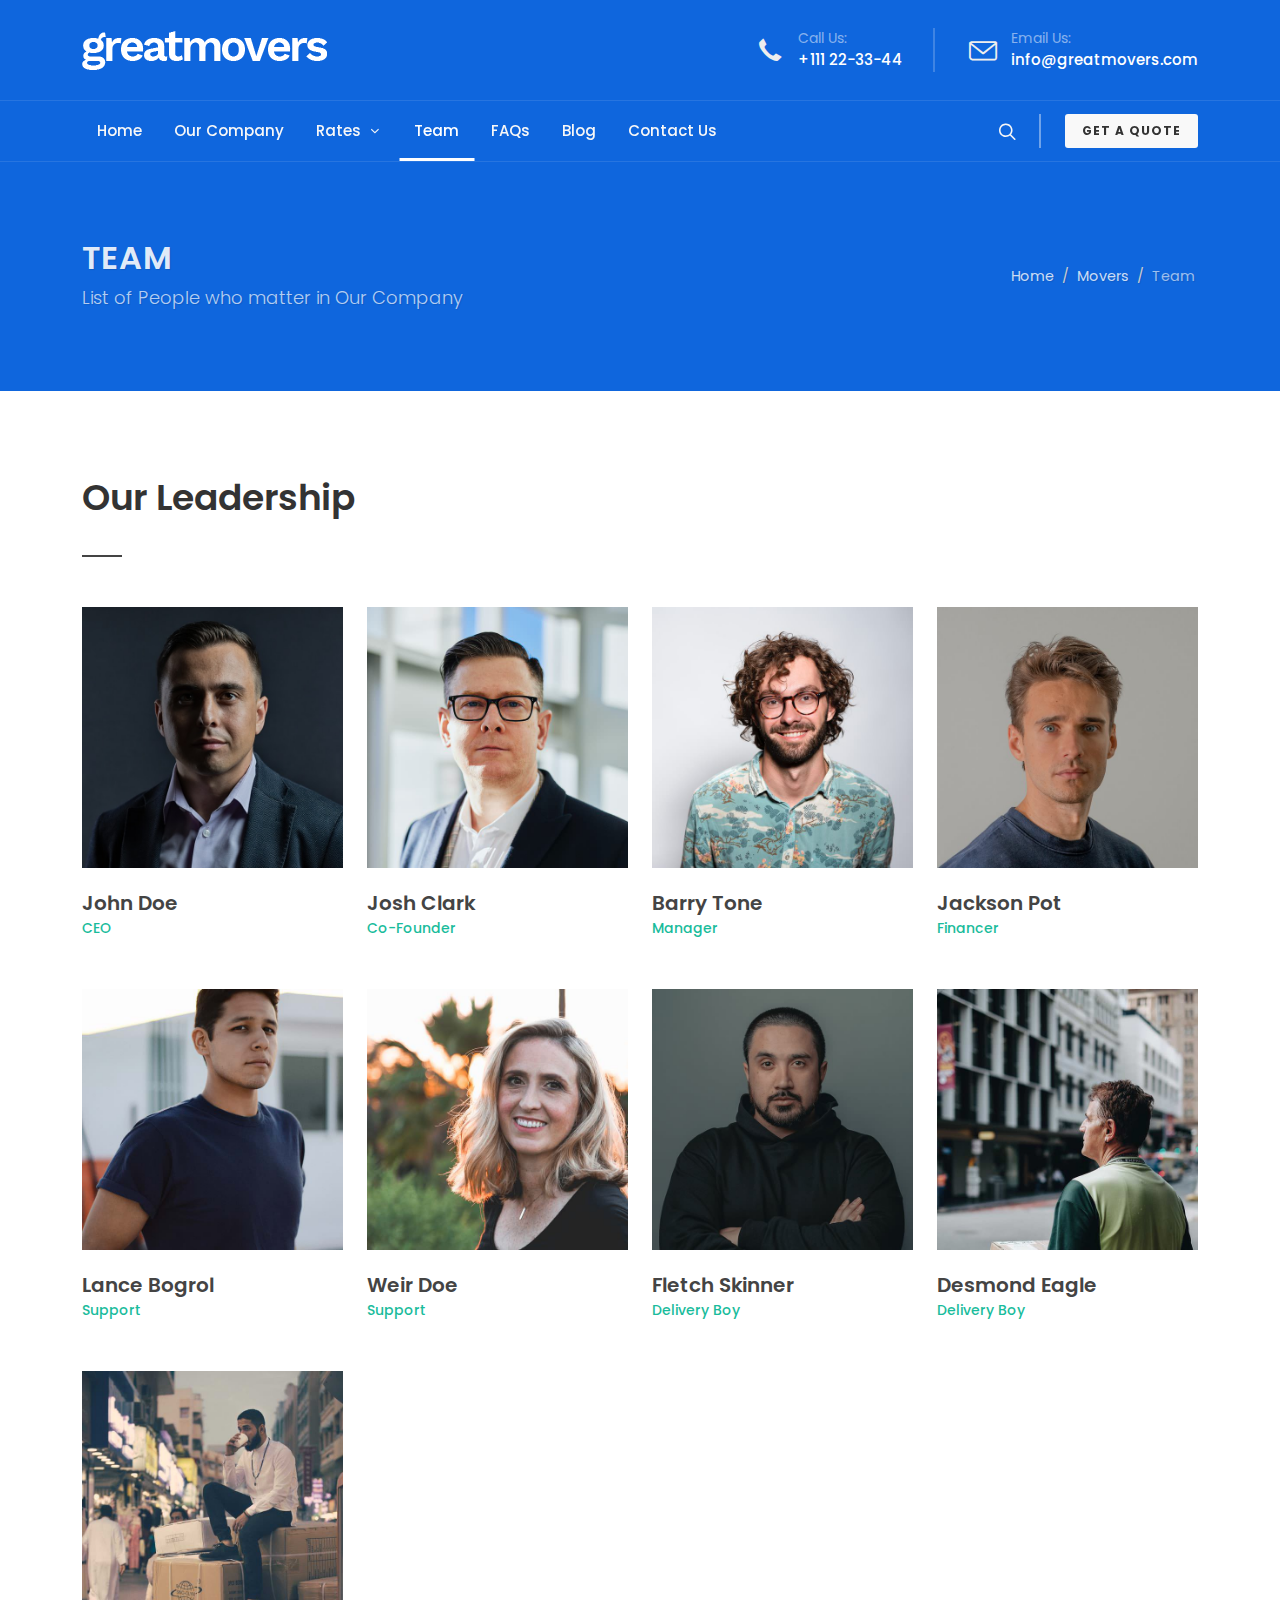
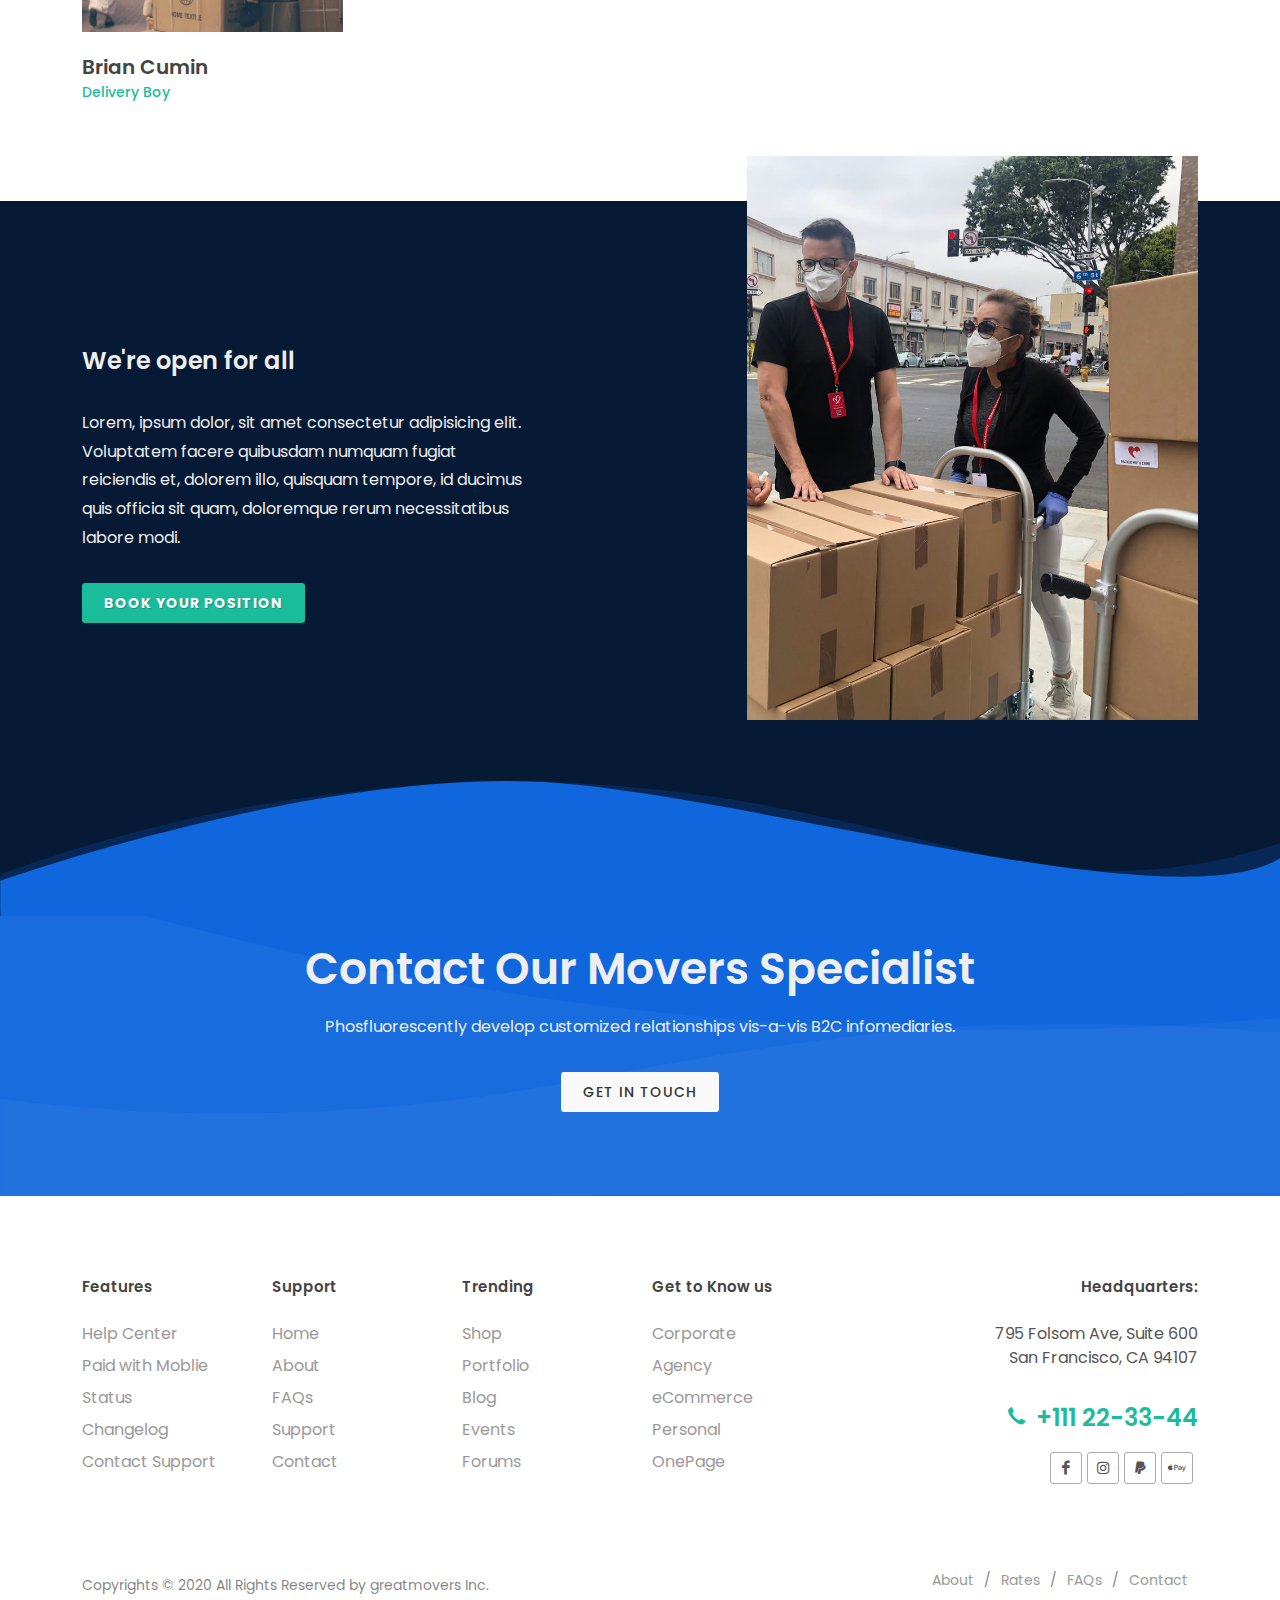
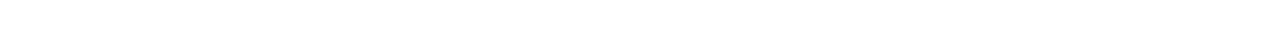
<file: movers-team.html>
<!DOCTYPE html>
<html dir="ltr" lang="en-US">
<head>

	<meta http-equiv="content-type" content="text/html; charset=utf-8" />
	<meta name="author" content="SemiColonWeb" />

	<!-- Stylesheets
	============================================= -->
	<link href="https://fonts.googleapis.com/css?family=Poppins:300,400,500,600,700&display=swap" rel="stylesheet" type="text/css" />
	<link rel="stylesheet" href="css/bootstrap.css" type="text/css" />
	<link rel="stylesheet" href="style.css" type="text/css" />

	<link rel="stylesheet" href="css/dark.css" type="text/css" />
	<link rel="stylesheet" href="css/font-icons.css" type="text/css" />
	<link rel="stylesheet" href="css/animate.css" type="text/css" />
	<link rel="stylesheet" href="css/magnific-popup.css" type="text/css" />

	<link rel="stylesheet" href="css/custom.css" type="text/css" />

	<!-- Movers Demo Specific Stylesheet -->
	<link rel="stylesheet" href="css/colors.php?color=0F66DD" type="text/css" /> <!-- Theme Color -->
	<link rel="stylesheet" href="demos/movers/css/fonts.css" type="text/css" />
	<link rel="stylesheet" href="demos/movers/movers.css" type="text/css" />
	<!-- / -->

	<!-- DatePicker CSS -->
	<link rel="stylesheet" href="css/components/datepicker.css" type="text/css" />

	<meta name='viewport' content='initial-scale=1, viewport-fit=cover'>

	<!-- Document Title
	============================================= -->
	<title>Team - Movers Demo | greatmovers</title>

</head>

<body class="stretched">

	<!-- Document Wrapper
	============================================= -->
	<div id="wrapper" class="clearfix">

		<!-- Header
		============================================= -->
		<header id="header" class="dark header-size-sm" data-sticky-shrink="false">
			<div class="container">
				<div class="header-row">

					<!-- Logo
					============================================= -->
					<div id="logo" class="ms-auto ms-md-0">
						<a href="index.html" class="standard-logo" data-dark-logo="images/logo-dark.png"><img class="mx-auto" src="images/logo.png" alt="greatmovers Logo"></a>
						<a href="index.html" class="retina-logo" data-dark-logo="images/logo-dark@2x.png"><img class="mx-auto" src="images/logo@2x.png" alt="greatmovers Logo"></a>
					</div><!-- #logo end -->

					<ul class="header-extras d-none d-sm-flex mx-auto mx-md-0 mb-4 mb-md-0">
						<li>
							<i class="i-plain icon-call m-0"></i>
							<div class="he-text fw-normal text-white-50">
								Call Us:
								<span><a href="tel:+111-22-33-44" class="text-white fw-medium">+111 22-33-44</a></span>
							</div>
						</li>
						<li>
							<i class="i-plain icon-line2-envelope m-0"></i>
							<div class="he-text fw-normal text-white-50">
								Email Us:
								<span><a href="mailto:info@greatmovers.com" target="_top" class="text-white fw-medium">info@greatmovers.com</a></span>
							</div>
						</li>
					</ul>

				</div>
			</div>

			<div id="header-wrap">
				<div class="container">
					<div class="header-row justify-content-between flex-row-reverse flex-lg-row">

						<div class="header-misc">

							<!-- Top Search
							============================================= -->
							<div id="top-search" class="header-misc-icon">
								<a href="#" id="top-search-trigger"><i class="icon-line-search"></i><i class="icon-line-cross"></i></a>
							</div><!-- #top-search end -->

							<!-- Header Buttons
							============================================= -->
							<div class="header-buttons d-none d-sm-inline-block">
								<a href="#slider" data-scrollto="#slider" data-offset="-80" class="button button-rounded button-white button-light button-small m-0">Get a Quote</a>
							</div>

						</div>

						<div id="primary-menu-trigger">
							<svg class="svg-trigger" viewBox="0 0 100 100"><path d="m 30,33 h 40 c 3.722839,0 7.5,3.126468 7.5,8.578427 0,5.451959 -2.727029,8.421573 -7.5,8.421573 h -20"></path><path d="m 30,50 h 40"></path><path d="m 70,67 h -40 c 0,0 -7.5,-0.802118 -7.5,-8.365747 0,-7.563629 7.5,-8.634253 7.5,-8.634253 h 20"></path></svg>
						</div>

						<!-- Primary Navigation
						============================================= -->
						<nav class="primary-menu with-arrows not-dark">

							<ul class="menu-container">
								<li class="menu-item"><a class="menu-link" href="index.html"><div>Home</div></a></li>
								<li class="menu-item"><a class="menu-link" href="movers-company.html"><div>Our Company</div></a></li>
								<li class="menu-item"><a class="menu-link" href="movers-rates.html"><div>Rates</div></a>
									<ul class="sub-menu-container">
										<li class="menu-item"><a class="menu-link" href="movers-rates.html"><div><i class="icon-line2-home"></i>Home Moving</div></a></li>
										<li class="menu-item"><a class="menu-link" href="movers-rates.html"><div><i class="icon-building2"></i>Office Moving</div></a></li>
										<li class="menu-item"><a class="menu-link" href="movers-rates.html"><div><i class="icon-line2-globe"></i>International Moving</div></a></li>
										<li class="menu-item"><a class="menu-link" href="movers-rates.html"><div><i class="icon-paw"></i>Pet Shifting</div></a></li>
										<li class="menu-item"><a class="menu-link" href="movers-rates.html"><div><i class="icon-car"></i>Car Shifting</div></a></li>
										<li class="menu-item"><a class="menu-link" href="movers-rates.html"><div><i class="icon-truck1"></i>Hire Truck</div></a></li>
									</ul>
								</li>
								<li class="menu-item current"><a class="menu-link" href="movers-team.html"><div>Team</div></a></li>
								<li class="menu-item"><a class="menu-link" href="movers-faqs.html"><div>FAQs</div></a></li>
								<li class="menu-item"><a class="menu-link" href="movers-blog.html"><div>Blog</div></a></li>
								<li class="menu-item"><a class="menu-link" href="movers-contact.html"><div>Contact Us</div></a></li>
							</ul>

						</nav><!-- #primary-menu end -->

						<form class="top-search-form" action="search.html" method="get">
							<input type="text" name="q" class="form-control" value="" placeholder="Type &amp; Hit Enter.." autocomplete="off">
						</form>

					</div>
				</div>
			</div>
			<div class="header-wrap-clone"></div>
		</header><!-- #header end -->

		<!-- Page Title
		============================================= -->
		<section id="page-title" class="bg-color page-title-dark py-6">

			<div class="container clearfix">
				<h1>Team</h1>
				<span>List of People who matter in Our Company</span>
				<ol class="breadcrumb">
					<li class="breadcrumb-item"><a href="#">Home</a></li>
					<li class="breadcrumb-item"><a href="#">Movers</a></li>
					<li class="breadcrumb-item active" aria-current="page">Team</li>
				</ol>
			</div>

		</section><!-- #page-title end -->

		<!-- Content
		============================================= -->
		<section id="content">

			<div class="content-wrap pb-0">

				<div class="container mb-5">
					<div class="heading-block">
						<h3 class="nott mb-3 fw-semibold ls0">Our Leadership</h3>
					</div>
					<div class="row col-mb-50 mb-0">

						<div class="col-lg-3 col-md-6">

							<div class="team">
								<div class="team-image">
									<img src="demos/movers/images/team/1.jpg" alt="John Doe">
								</div>
								<div class="team-desc text-start">
									<div class="team-title">
										<h4 class="nott ls0 fw-semibold">John Doe</h4>
										<h5 class="fw-medium color mb-0">CEO</h5>
									</div>
								</div>
							</div>

						</div>

						<div class="col-lg-3 col-md-6">

							<div class="team">
								<div class="team-image">
									<img src="demos/movers/images/team/2.jpg" alt="Josh Clark">
								</div>
								<div class="team-desc text-start">
									<div class="team-title">
										<h4 class="nott ls0 fw-semibold">Josh Clark</h4>
										<h5 class="fw-medium color mb-0">Co-Founder</h5>
									</div>
								</div>
							</div>

						</div>


						<div class="col-lg-3 col-md-6">

							<div class="team">
								<div class="team-image">
									<img src="demos/movers/images/team/3.jpg" alt="Barry Tone">
								</div>
								<div class="team-desc text-start">
									<div class="team-title">
										<h4 class="nott ls0 fw-semibold">Barry Tone</h4>
										<h5 class="fw-medium color mb-0">Manager</h5>
									</div>
								</div>
							</div>

						</div>

						<div class="col-lg-3 col-md-6">

							<div class="team">
								<div class="team-image">
									<img src="demos/movers/images/team/4.jpg" alt="Jackson Pot">
								</div>
								<div class="team-desc text-start">
									<div class="team-title">
										<h4 class="nott ls0 fw-semibold">Jackson Pot</h4>
										<h5 class="fw-medium color mb-0">Financer</h5>
									</div>
								</div>
							</div>

						</div>

						<div class="col-lg-3 col-md-6">

							<div class="team">
								<div class="team-image">
									<img src="demos/movers/images/team/5.jpg" alt="Lance Bogrol">
								</div>
								<div class="team-desc text-start">
									<div class="team-title">
										<h4 class="nott ls0 fw-semibold">Lance Bogrol</h4>
										<h5 class="fw-medium color mb-0">Support</h5>
									</div>
								</div>
							</div>

						</div>

						<div class="col-lg-3 col-md-6">

							<div class="team">
								<div class="team-image">
									<img src="demos/movers/images/team/6.jpg" alt="Weir Doe">
								</div>
								<div class="team-desc text-start">
									<div class="team-title">
										<h4 class="nott ls0 fw-semibold">Weir Doe</h4>
										<h5 class="fw-medium color mb-0">Support</h5>
									</div>
								</div>
							</div>

						</div>


						<div class="col-lg-3 col-md-6">

							<div class="team">
								<div class="team-image">
									<img src="demos/movers/images/team/7.jpg" alt="Fletch Skinner">
								</div>
								<div class="team-desc text-start">
									<div class="team-title">
										<h4 class="nott ls0 fw-semibold">Fletch Skinner</h4>
										<h5 class="fw-medium color mb-0">Delivery Boy</h5>
									</div>
								</div>
							</div>

						</div>

						<div class="col-lg-3 col-md-6">

							<div class="team">
								<div class="team-image">
									<img src="demos/movers/images/team/8.jpg" alt="Desmond Eagle">
								</div>
								<div class="team-desc text-start">
									<div class="team-title">
										<h4 class="nott ls0 fw-semibold">Desmond Eagle</h4>
										<h5 class="fw-medium color mb-0">Delivery Boy</h5>
									</div>
								</div>
							</div>

						</div>

						<div class="col-lg-3 col-md-6">

							<div class="team">
								<div class="team-image">
									<img src="demos/movers/images/team/9.jpg" alt="Brian Cumin">
								</div>
								<div class="team-desc text-start">
									<div class="team-title">
										<h4 class="nott ls0 fw-semibold">Brian Cumin</h4>
										<h5 class="fw-medium color mb-0">Delivery Boy</h5>
									</div>
								</div>
							</div>

						</div>

					</div>
				</div>

				<div class="clear"></div>

				<div class="dark pb-3" style="background-color: #061a35;">

					<div class="container">
						<div class="row justify-content-between align-items-center">
							<div class="col-md-5">
								<h3>We're open for all</h3>
								<p>Lorem, ipsum dolor, sit amet consectetur adipisicing elit. Voluptatem facere quibusdam numquam fugiat reiciendis et, dolorem illo, quisquam tempore, id ducimus quis officia sit quam, doloremque rerum necessitatibus labore modi.</p>
								<a href="#" class="button button-rounded m-0">Book Your Position</a>
							</div>

							<div class="col-md-5" style="transform: translateY(-45px)">
								<img src="demos/movers/images/team/section.jpg" alt="John Doe">
							</div>
						</div>
					</div>

				</div>

				<div class="section dark pt-0 m-0 bg-color" style="background: url('demos/movers/images/bg-2.png') no-repeat center bottom / 100%; overflow: visible">
					<svg viewBox="0 0 1960 206.8" style="background-color: #061a35;">
						<path class="svg-themecolor" style="opacity:0.2;" d="M0,142.8A2337.49,2337.49,0,0,1,297.5,56.3C569.33-3.53,783.89.22,849.5,2.3c215.78,6.86,382.12,45.39,503.25,73.45,158.87,36.8,283.09,79.13,458.75,54.55A816.49,816.49,0,0,0,1983,86.8v110H0Z"/>
						<path class="svg-themecolor" d="M.5,152.8s498-177,849-150,1031,238,1134,94v110H.5Z"/>
					</svg>
					<div class="container">
						<div class="row align-items-center justify-content-center center my-4">

							<div class="col-sm-8">
								<div class="heading-block border-bottom-0 mb-4">
									<h2 class="fw-semibold ls0 nott mb-3" style="font-size: 44px; line-height: 1.3">Contact Our Movers Specialist</h2>
									<p>Phosfluorescently develop customized relationships vis-a-vis B2C infomediaries.</p>
								</div>
								<a href="movers-contact.html" class="button button-white button-light button-rounded fw-medium m-0">Get In Touch</a>
							</div>

						</div>
					</div>
				</div>
			</div>
		</section><!-- #content end -->

		<!-- Footer
		============================================= -->
		<footer id="footer" class="bg-transparent border-0">

			<div class="container">

				<!-- Footer Widgets
				============================================= -->
				<div class="footer-widgets-wrap pb-4 clearfix">

					<div class="row">

						<div class="col-lg-2 col-md-2 col-6">
							<div class="widget clearfix">

								<h4 class="ls0 mb-4 nott">Features</h4>

								<ul class="list-unstyled iconlist ms-0">
									<li class="mb-2"><a href="#">Help Center</a></li>
									<li class="mb-2"><a href="#">Paid with Moblie</a></li>
									<li class="mb-2"><a href="#">Status</a></li>
									<li class="mb-2"><a href="#">Changelog</a></li>
									<li class="mb-2"><a href="#">Contact Support</a></li>
								</ul>

							</div>
						</div>
						<div class="col-lg-2 col-md-2 col-6">
							<div class="widget clearfix">

								<h4 class="ls0 mb-4 nott">Support</h4>

								<ul class="list-unstyled iconlist ms-0">
									<li class="mb-2"><a href="#">Home</a></li>
									<li class="mb-2"><a href="movers-company.html">About</a></li>
									<li class="mb-2"><a href="movers-faqs.html">FAQs</a></li>
									<li class="mb-2"><a href="#">Support</a></li>
									<li class="mb-2"><a href="movers-contact.html">Contact</a></li>
								</ul>

							</div>
						</div>
						<div class="col-lg-2 col-md-2 col-6">
							<div class="widget clearfix">

								<h4 class="ls0 mb-4 nott">Trending</h4>

								<ul class="list-unstyled iconlist ms-0">
									<li class="mb-2"><a href="#">Shop</a></li>
									<li class="mb-2"><a href="#">Portfolio</a></li>
									<li class="mb-2"><a href="#">Blog</a></li>
									<li class="mb-2"><a href="#">Events</a></li>
									<li class="mb-2"><a href="#">Forums</a></li>
								</ul>

							</div>
						</div>
						<div class="col-lg-2 col-md-2 col-6">
							<div class="widget clearfix">

								<h4 class="ls0 mb-4 nott">Get to Know us</h4>

								<ul class="list-unstyled iconlist ms-0">
									<li class="mb-2"><a href="#">Corporate</a></li>
									<li class="mb-2"><a href="#">Agency</a></li>
									<li class="mb-2"><a href="#">eCommerce</a></li>
									<li class="mb-2"><a href="#">Personal</a></li>
									<li class="mb-2"><a href="#">OnePage</a></li>
								</ul>

							</div>
						</div>
						<div class="col-lg-4 col-md-4 text-md-end">
							<div class="widget clearfix">

								<h4 class="ls0 mb-4 nott">Headquarters:</h4>

								<div>
									<address>
										795 Folsom Ave, Suite 600<br>
										San Francisco, CA 94107<br>
									</address>
									<h3 class="mb-3"><a href="tel:+111-22-33-44"><i class="icon-call me-1" style="font-size: 22px;"></i> +111 22-33-44</a></h3>
									<div class="d-flex justify-content-md-end">
										<a href="#" class="social-icon si-small si-facebook" title="Facebook">
											<i class="icon-facebook"></i>
											<i class="icon-facebook"></i>
										</a>

										<a href="#" class="social-icon si-small si-instagram" title="instagram">
											<i class="icon-instagram"></i>
											<i class="icon-instagram"></i>
										</a>

										<a href="#" class="social-icon si-small si-paypal" title="Paypal">
											<i class="icon-paypal"></i>
											<i class="icon-paypal"></i>
										</a>

										<a href="#" class="social-icon si-small si-wikipedia" title="Apple Pay">
											<i class="icon-apple-pay"></i>
											<i class="icon-apple-pay"></i>
										</a>
									</div>
								</div>

							</div>
						</div>

					</div>

				</div><!-- .footer-widgets-wrap end -->

			</div>

			<!-- Copyrights
			============================================= -->
			<div id="copyrights" class="bg-transparent">

				<div class="container clearfix">

					<div class="row justify-content-between align-items-center">
						<div class="col-md-6 text-black-50">
							Copyrights &copy; 2020 All Rights Reserved by greatmovers Inc.
						</div>

						<div class="col-md-6 d-md-flex flex-md-column align-items-md-end mt-4 mt-md-0">
							<div class="copyrights-menu copyright-links text-black-50 clearfix">
								<a href="movers-company.html">About</a>/<a href="movers-rates.html">Rates</a>/<a href="movers-faqs.html">FAQs</a>/<a href="movers-contact.html">Contact</a>
							</div>
						</div>
					</div>

				</div>

			</div><!-- #copyrights end -->

		</footer><!-- #footer end -->

	</div><!-- #wrapper end -->

	<!-- Go To Top
	============================================= -->
	<div id="gotoTop" class="icon-angle-up"></div>

	<!-- JavaScripts
	============================================= -->
	<script src="js/jquery.js"></script>
	<script src="js/plugins.min.js"></script>

	<!-- DatePicker JS -->
	<script src="js/components/datepicker.js"></script>

	<!-- Footer Scripts
	============================================= -->
	<script src="js/functions.js"></script>

	<script>

		jQuery('.home-date').datepicker({
			autoclose: true,
			startDate: "today",
		});
	</script>


</body>
</html>
</file>
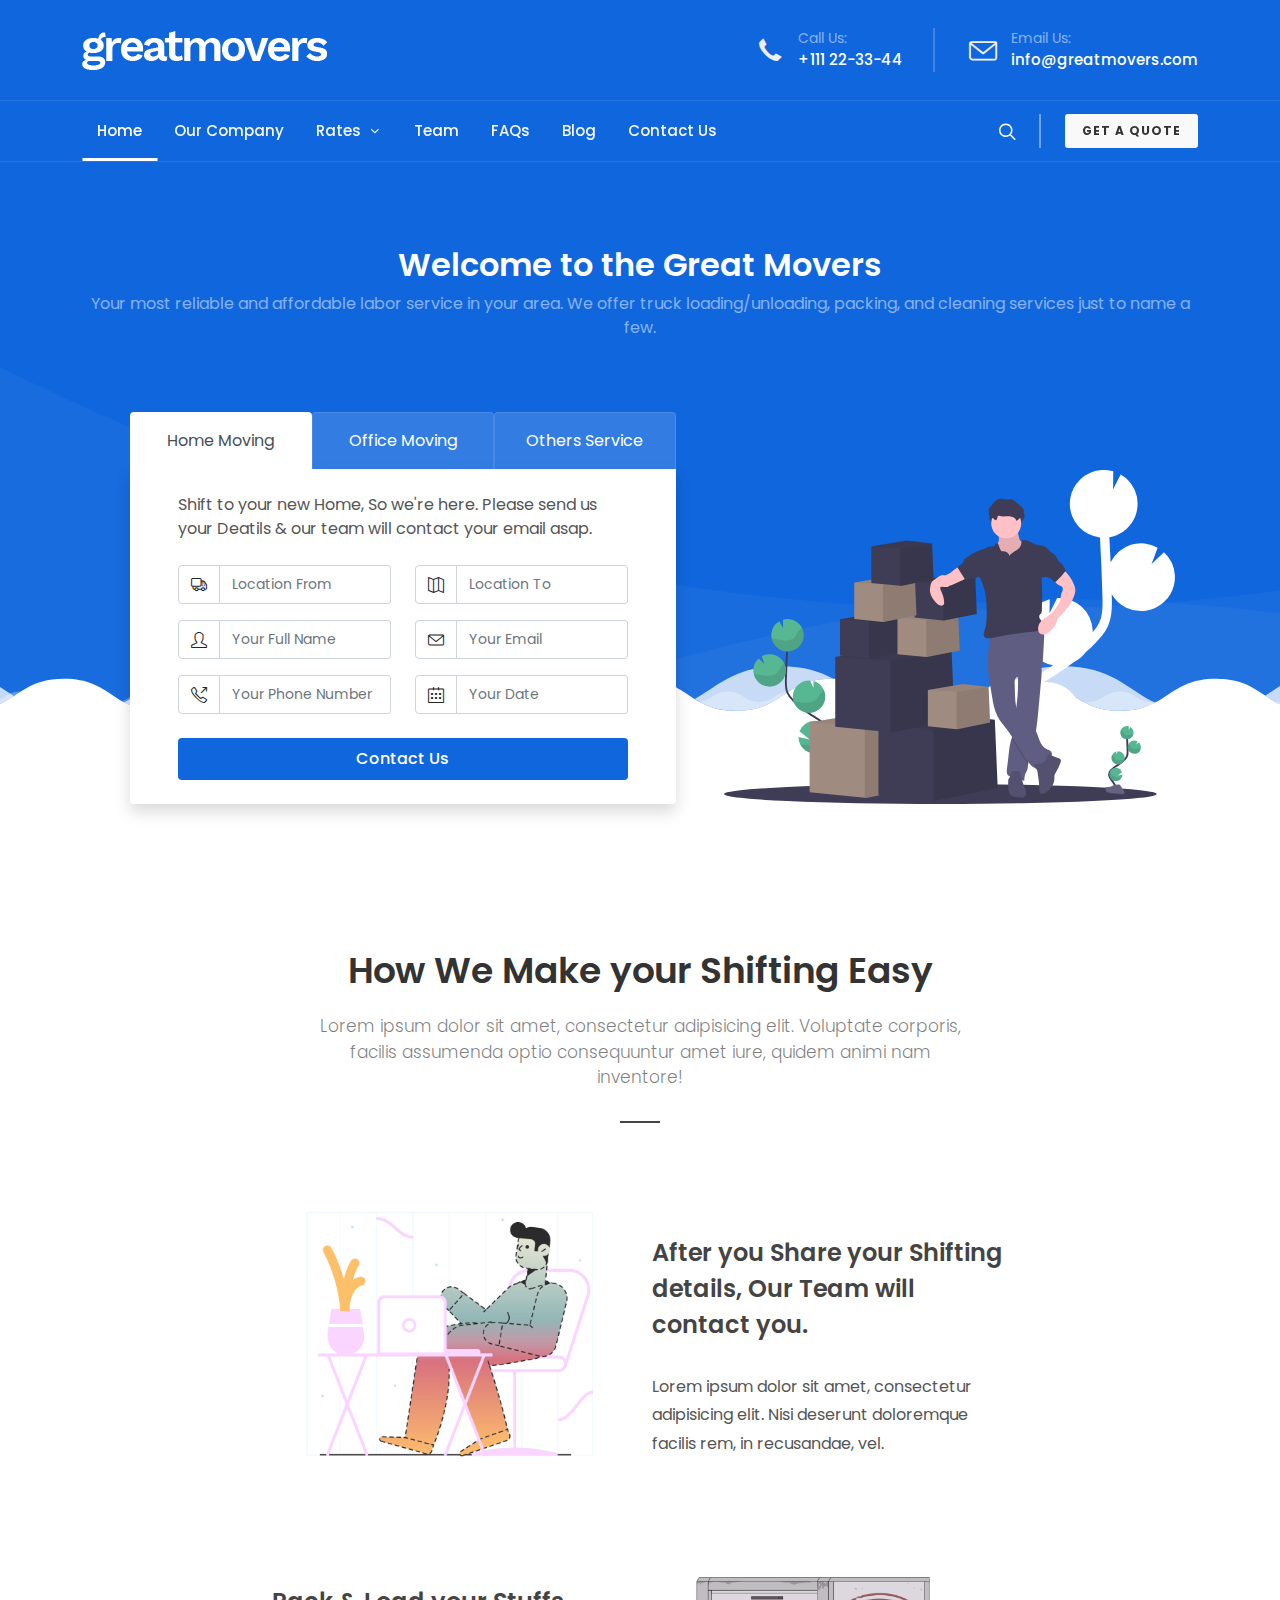
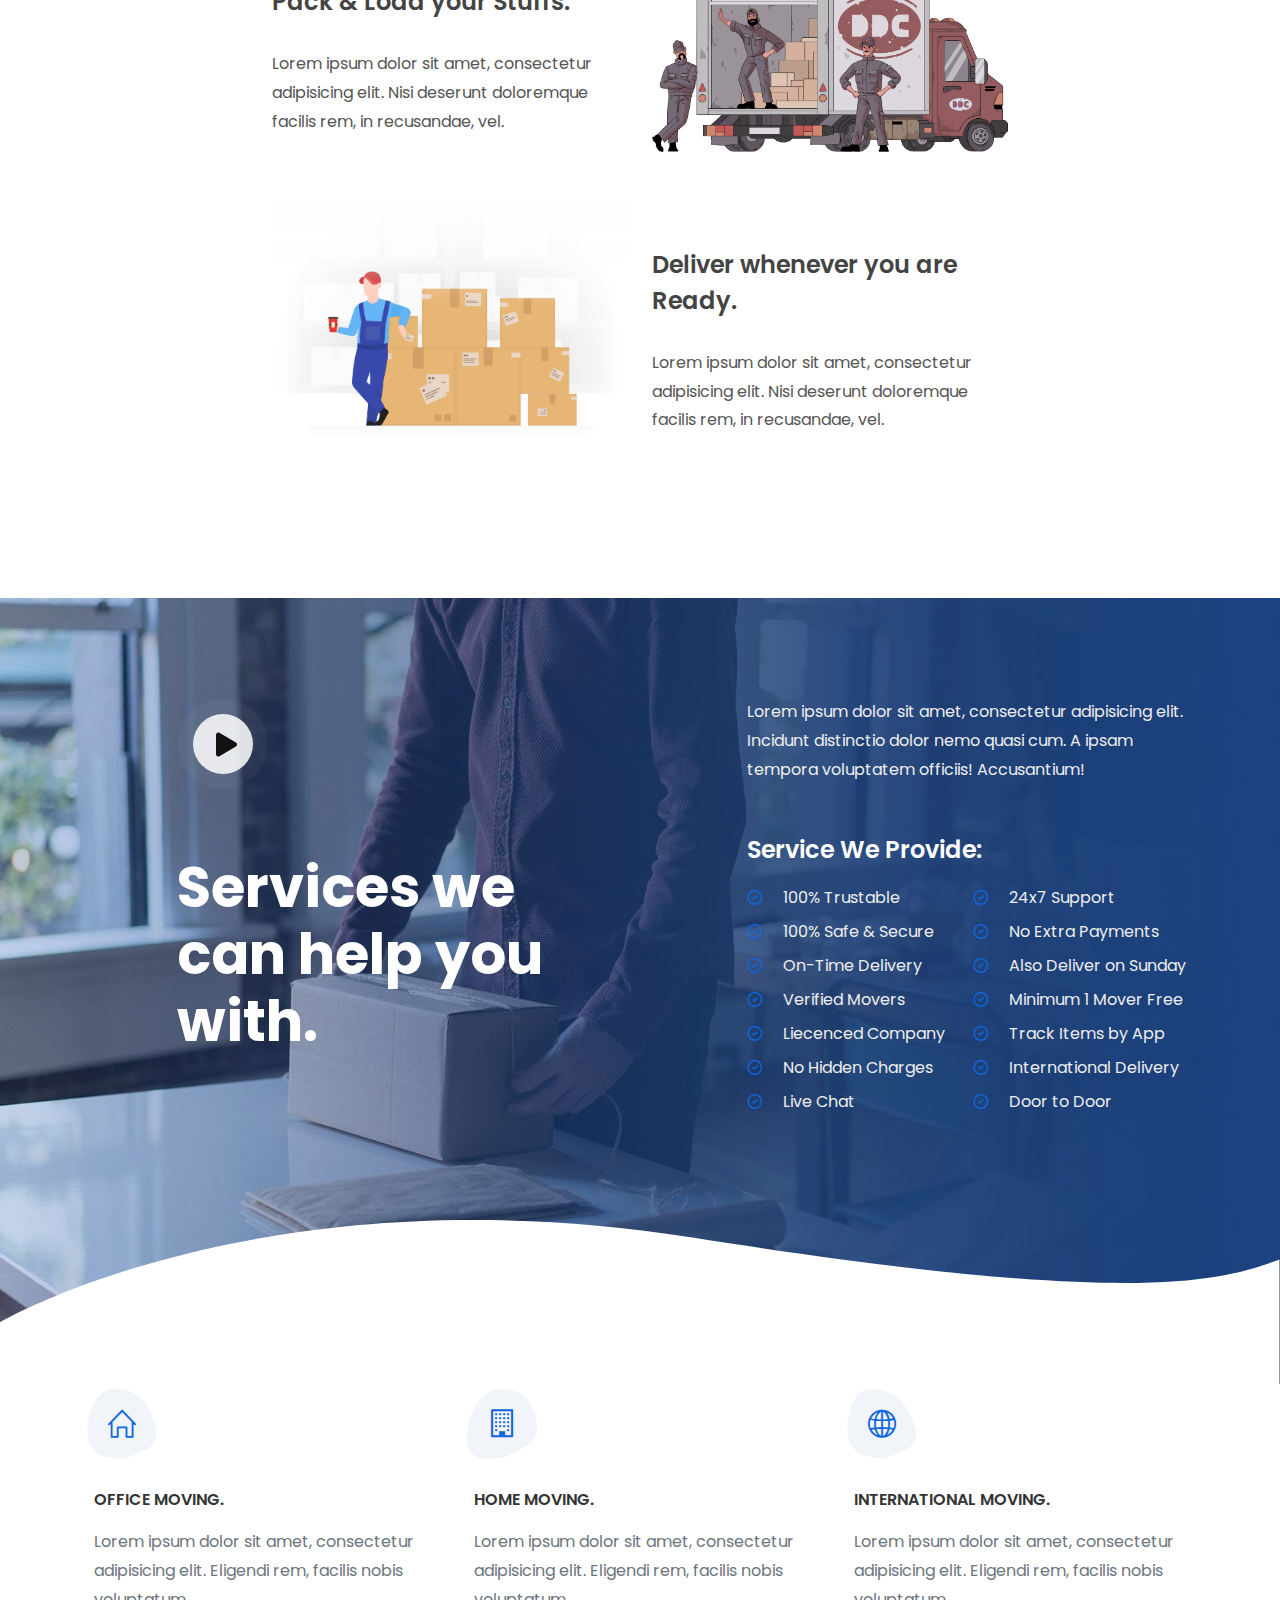
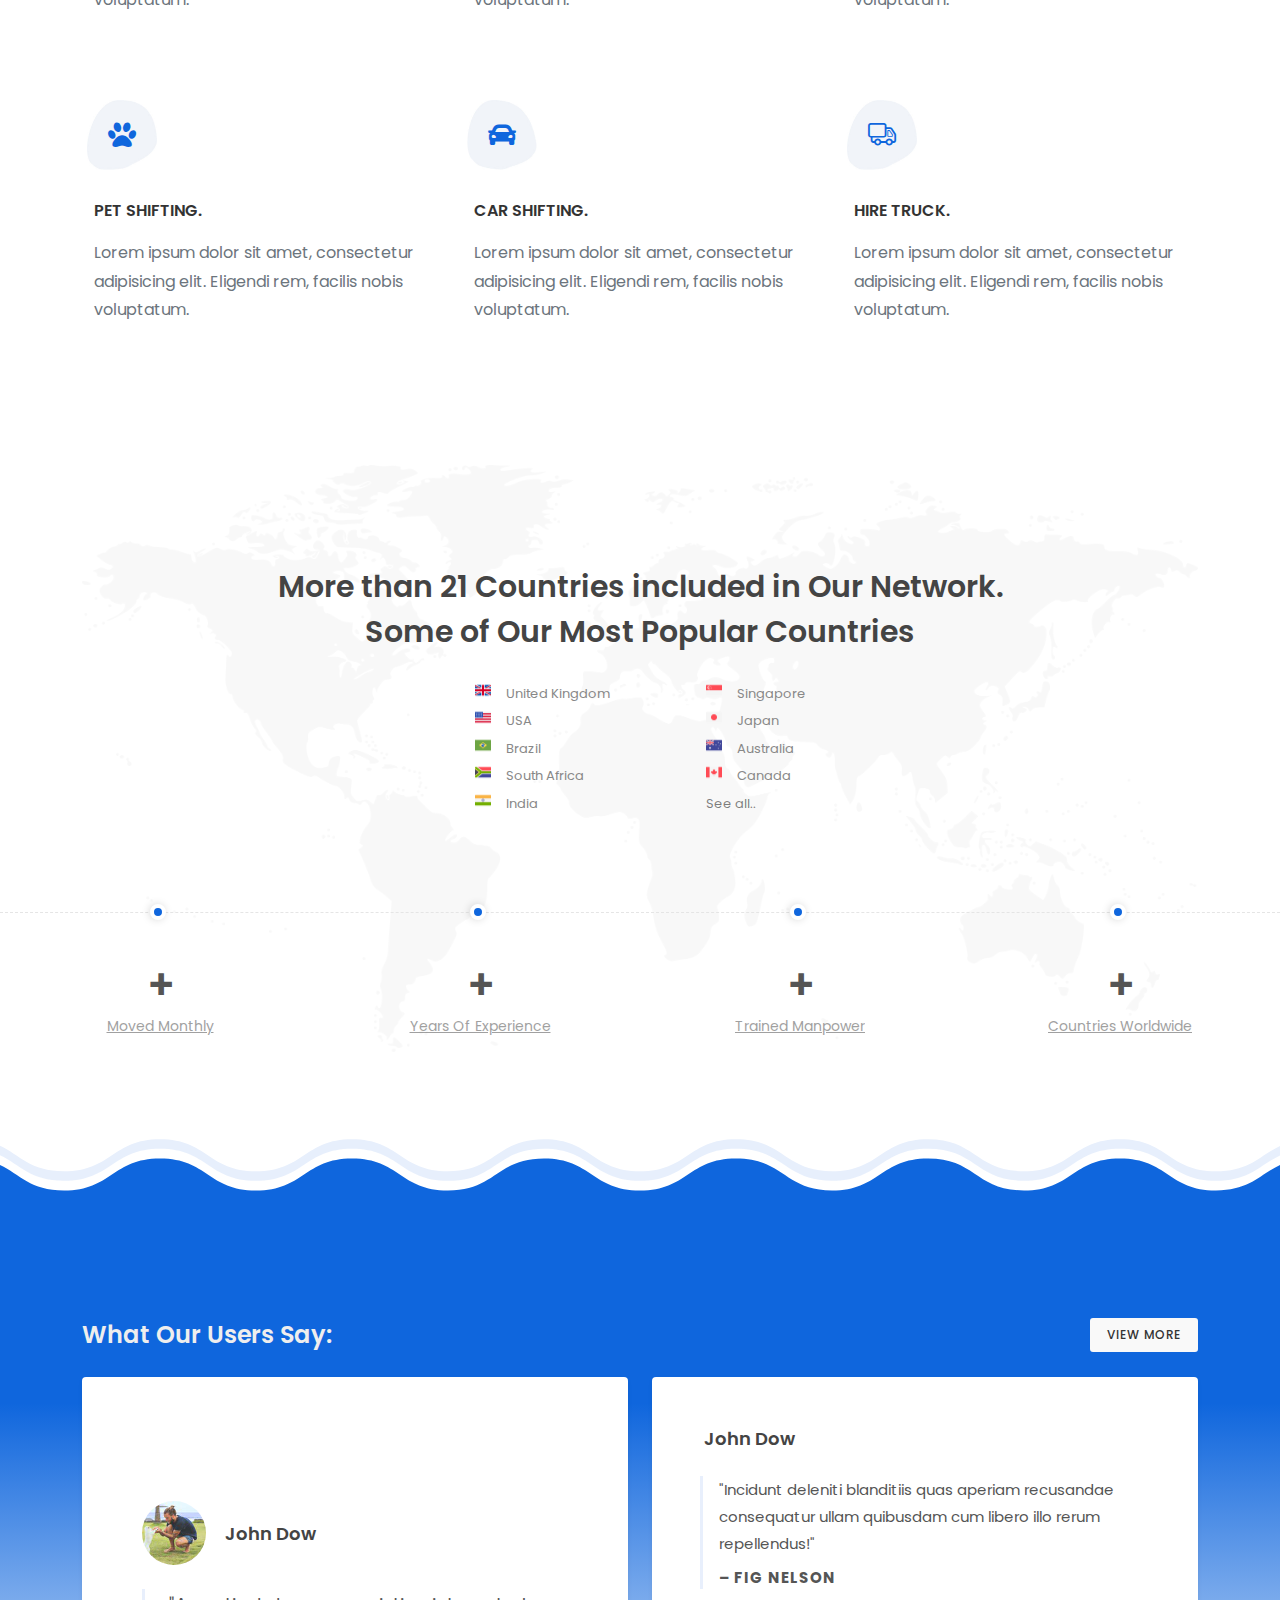
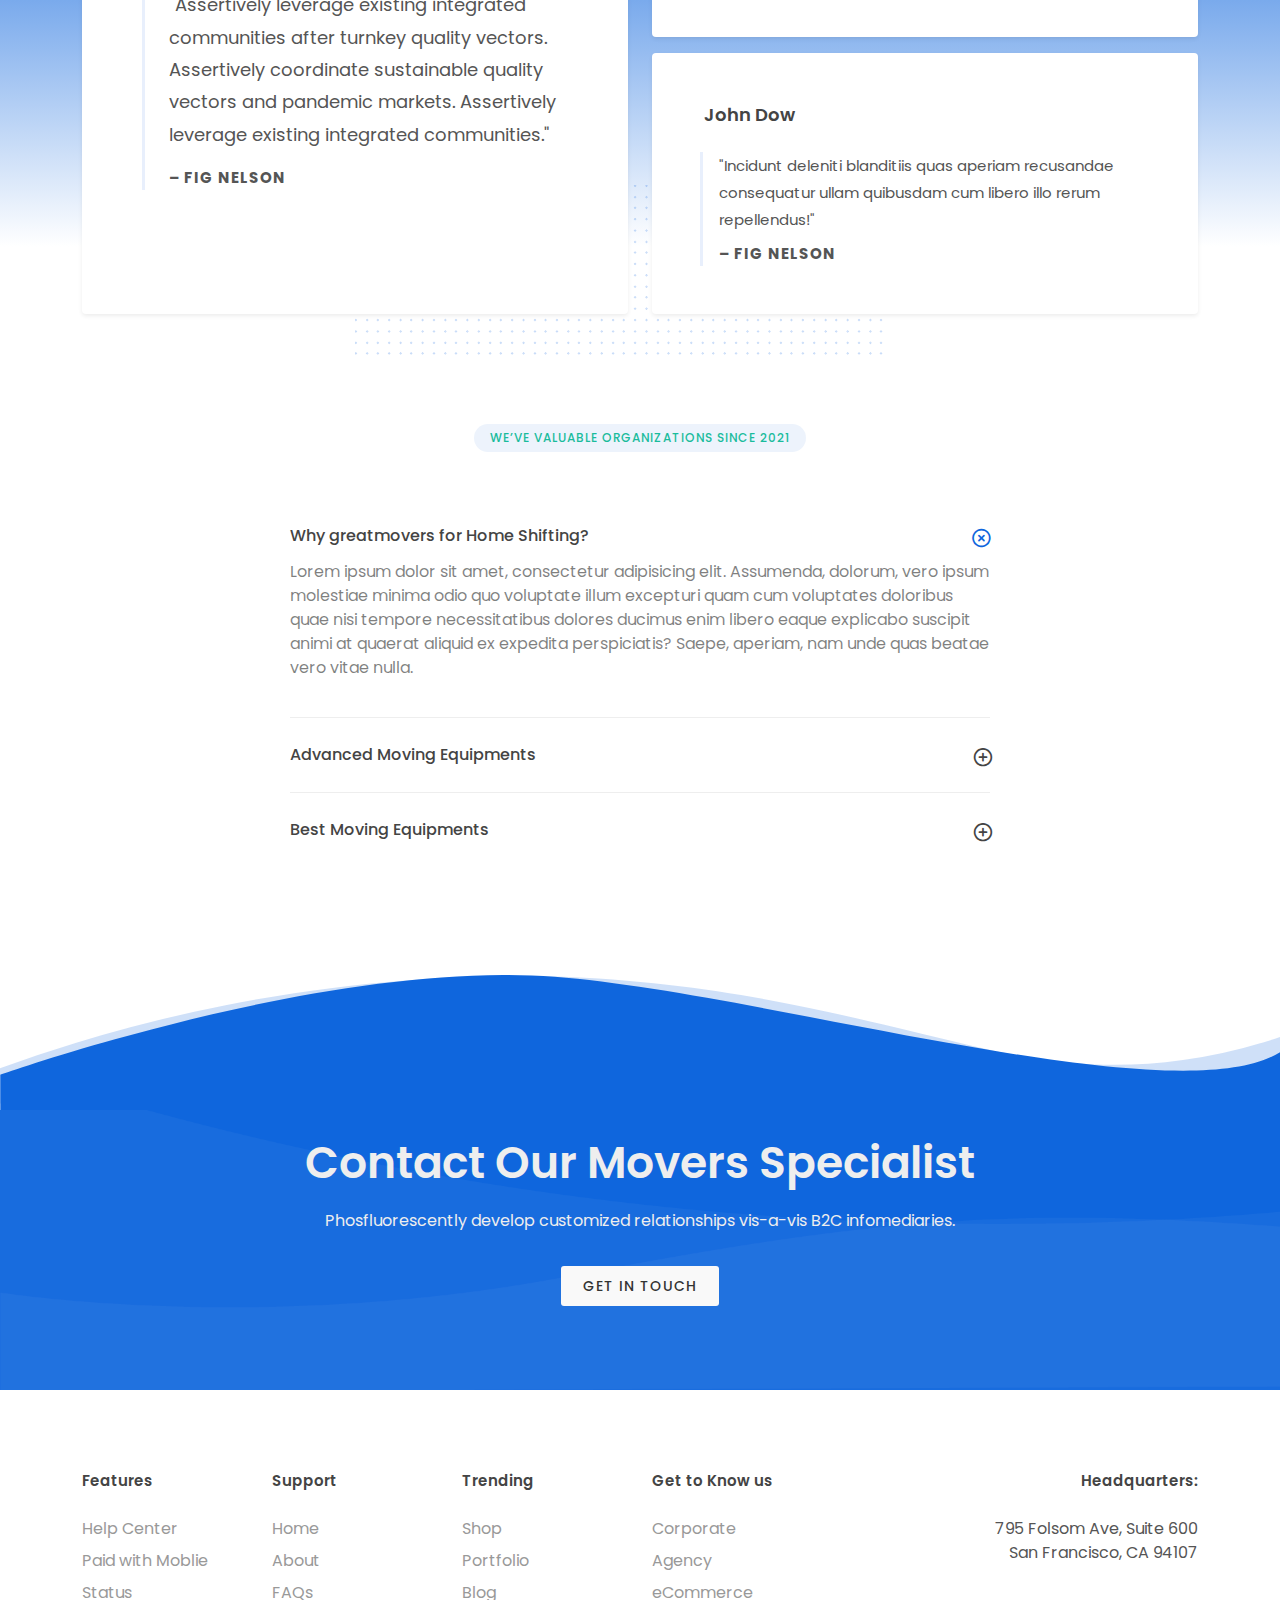
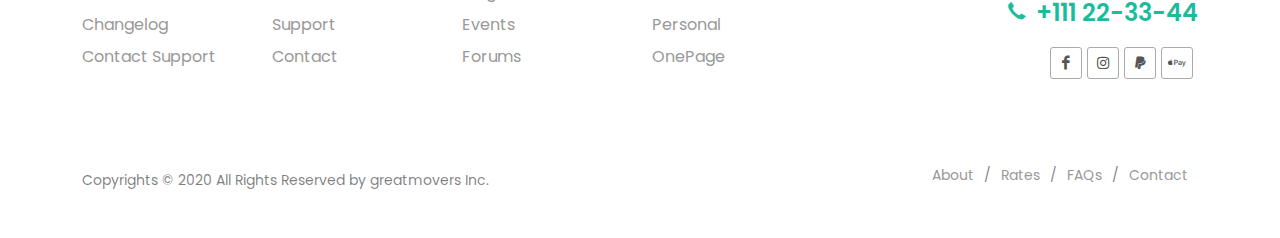
<file: movers.html>
<!DOCTYPE html>
<html dir="ltr" lang="en-US">
<head>

	<meta http-equiv="content-type" content="text/html; charset=utf-8" />
	<meta name="author" content="SemiColonWeb" />

	<!-- Stylesheets
	============================================= -->
	<link href="https://fonts.googleapis.com/css?family=Poppins:300,400,500,600,700&display=swap" rel="stylesheet" type="text/css" />
	<link rel="stylesheet" href="css/bootstrap.css" type="text/css" />
	<link rel="stylesheet" href="style.css" type="text/css" />

	<link rel="stylesheet" href="css/dark.css" type="text/css" />
	<link rel="stylesheet" href="css/font-icons.css" type="text/css" />
	<link rel="stylesheet" href="css/animate.css" type="text/css" />
	<link rel="stylesheet" href="css/magnific-popup.css" type="text/css" />

	<link rel="stylesheet" href="css/custom.css" type="text/css" />

	<!-- Movers Demo Specific Stylesheet -->
	<link rel="stylesheet" href="css/colors.php?color=0F66DD" type="text/css" /> <!-- Theme Color -->
	<link rel="stylesheet" href="demos/movers/css/fonts.css" type="text/css" />
	<link rel="stylesheet" href="demos/movers/movers.css" type="text/css" />
	<!-- / -->

	<!-- DatePicker CSS -->
	<link rel="stylesheet" href="css/components/datepicker.css" type="text/css" />

	<meta name='viewport' content='initial-scale=1, viewport-fit=cover'>

	<!-- Document Title
	============================================= -->
	<title>Movers Demo | greatmovers</title>

</head>

<body class="stretched">

	<!-- Document Wrapper
	============================================= -->
	<div id="wrapper" class="clearfix">

		<!-- Header
		============================================= -->
		<header id="header" class="dark header-size-sm" data-sticky-shrink="false">
			<div class="container">
				<div class="header-row">

					<!-- Logo
					============================================= -->
					<div id="logo" class="ms-auto ms-md-0">
						<a href="index.html" class="standard-logo" data-dark-logo="images/logo-dark.png"><img class="mx-auto" src="images/logo.png" alt="greatmovers Logo"></a>
						<a href="index.html" class="retina-logo" data-dark-logo="images/logo-dark@2x.png"><img class="mx-auto" src="images/logo@2x.png" alt="greatmovers Logo"></a>
					</div><!-- #logo end -->

					<ul class="header-extras d-none d-sm-flex mx-auto mx-md-0 mb-4 mb-md-0">
						<li>
							<i class="i-plain icon-call m-0"></i>
							<div class="he-text fw-normal text-white-50">
								Call Us:
								<span><a href="tel:+111-22-33-44" class="text-white fw-medium">+111 22-33-44</a></span>
							</div>
						</li>
						<li>
							<i class="i-plain icon-line2-envelope m-0"></i>
							<div class="he-text fw-normal text-white-50">
								Email Us:
								<span><a href="mailto:info@greatmovers.com" target="_top" class="text-white fw-medium">info@greatmovers.com</a></span>
							</div>
						</li>
					</ul>

				</div>
			</div>

			<div id="header-wrap">
				<div class="container">
					<div class="header-row justify-content-between flex-row-reverse flex-lg-row">

						<div class="header-misc">

							<!-- Top Search
							============================================= -->
							<div id="top-search" class="header-misc-icon">
								<a href="#" id="top-search-trigger"><i class="icon-line-search"></i><i class="icon-line-cross"></i></a>
							</div><!-- #top-search end -->

							<!-- Header Buttons
							============================================= -->
							<div class="header-buttons d-none d-sm-inline-block">
								<a href="#slider" data-scrollto="#slider" data-offset="-80" class="button button-rounded button-white button-light button-small m-0">Get a Quote</a>
							</div>

						</div>

						<div id="primary-menu-trigger">
							<svg class="svg-trigger" viewBox="0 0 100 100"><path d="m 30,33 h 40 c 3.722839,0 7.5,3.126468 7.5,8.578427 0,5.451959 -2.727029,8.421573 -7.5,8.421573 h -20"></path><path d="m 30,50 h 40"></path><path d="m 70,67 h -40 c 0,0 -7.5,-0.802118 -7.5,-8.365747 0,-7.563629 7.5,-8.634253 7.5,-8.634253 h 20"></path></svg>
						</div>

						<!-- Primary Navigation
						============================================= -->
						<nav class="primary-menu with-arrows not-dark">

							<ul class="menu-container">
								<li class="menu-item current"><a class="menu-link" href="movers.html"><div>Home</div></a></li>
								<li class="menu-item"><a class="menu-link" href="movers-company.html"><div>Our Company</div></a></li>
								<li class="menu-item"><a class="menu-link" href="movers-rates.html"><div>Rates</div></a>
									<ul class="sub-menu-container">
										<li class="menu-item"><a class="menu-link" href="movers-rates.html"><div><i class="icon-line2-home"></i>Home Moving</div></a></li>
										<li class="menu-item"><a class="menu-link" href="movers-rates.html"><div><i class="icon-building2"></i>Office Moving</div></a></li>
										<li class="menu-item"><a class="menu-link" href="movers-rates.html"><div><i class="icon-line2-globe"></i>International Moving</div></a></li>
										<li class="menu-item"><a class="menu-link" href="movers-rates.html"><div><i class="icon-paw"></i>Pet Shifting</div></a></li>
										<li class="menu-item"><a class="menu-link" href="movers-rates.html"><div><i class="icon-car"></i>Car Shifting</div></a></li>
										<li class="menu-item"><a class="menu-link" href="movers-rates.html"><div><i class="icon-truck1"></i>Hire Truck</div></a></li>
									</ul>
								</li>
								<li class="menu-item"><a class="menu-link" href="movers-team.html"><div>Team</div></a></li>
								<li class="menu-item"><a class="menu-link" href="movers-faqs.html"><div>FAQs</div></a></li>
								<li class="menu-item"><a class="menu-link" href="movers-blog.html"><div>Blog</div></a></li>
								<li class="menu-item"><a class="menu-link" href="movers-contact.html"><div>Contact Us</div></a></li>
							</ul>

						</nav><!-- #primary-menu end -->

						<form class="top-search-form" action="search.html" method="get">
							<input type="text" name="q" class="form-control" value="" placeholder="Type &amp; Hit Enter.." autocomplete="off">
						</form>

					</div>
				</div>
			</div>
			<div class="header-wrap-clone"></div>
		</header><!-- #header end -->

		<!-- Slider
		============================================= -->
		<section id="slider" class="slider-element bg-color" style="height: auto; padding: 60px 0; background: url('demos/movers/images/bg-2.png') no-repeat center center / 100% 100%;">

			<div class="container mt-4" style="z-index: 2">
				<div class="center">
					<h2 class="text-white h2 fw-semibold mb-2">Welcome to the Great Movers</h2>
					<p class="text-white-50">Your most reliable and affordable labor service in your area. We offer truck loading/unloading, packing, and cleaning services just to name a few.</p>
				</div>
				<div class="row topmargin justify-content-center">
					<div class="col-lg-6">
						<ul class="nav nav-tabs nav-justified flex-column border-bottom-0 flex-md-row bg-color mt-4" role="tablist">
							<li class="nav-item">
								<a class="nav-link py-3 active" id="home-moving-tab" data-bs-toggle="tab" href="#home-moving" role="tab" aria-controls="home-moving" aria-selected="true">Home Moving</a>
							</li>
							<li class="nav-item">
								<a class="nav-link py-3" id="office-moving-tab" data-bs-toggle="tab" href="#office-moving" role="tab" aria-controls="office-moving" aria-selected="false">Office Moving</a>
							</li>
							<li class="nav-item">
								<a class="nav-link py-3" id="others-moving-tab" data-bs-toggle="tab" href="#others-moving" role="tab" aria-controls="others-moving" aria-selected="false">Others Service</a>
							</li>
						</ul>
						<div class="tab-content rounded-bottom shadow bg-white py-4 px-5">
							<div class="tab-pane fade show active" id="home-moving" role="tabpanel" aria-labelledby="home-moving-tab">
								<p class="mb-4">Shift to your new Home, So we're here. Please send us your Deatils &amp; our team will contact your email asap.</p>
								<div class="form-widget">
									<div class="form-result"></div>
									<form class="row home-moving-form position-relative mb-0" action="https://sheetdb.io/api/v1/67zkbnydekmec" method="post" id="sheetdb-form">
										<div class="form-process">
											<div class="css3-spinner">
												<div class="css3-spinner-scaler"></div>
											</div>
										</div>
										
										<input type="hidden" name="data[Service_Type]">

										<div class="col-sm-6 form-group">
											<div class="input-group">
												<span class="input-group-text bg-transparent"><i class="icon-truck1"></i></span>
												<input type="text" name="data[Location_From]" id="home-moving-form-location-from" class="form-control required" value="" placeholder="Location From">
											</div>
										</div>

										<div class="col-sm-6 form-group">
											<div class="input-group">
												<span class="input-group-text bg-transparent"><i class="icon-line2-map"></i></span>
												<input type="text" name="data[Location_To]" id="home-moving-form-location-to" class="form-control required" value="" placeholder="Location To">
											</div>
										</div>

										<div class="col-sm-6 form-group">
											<div class="input-group">
												<span class="input-group-text bg-transparent"><i class="icon-line2-user"></i></span>
												<input type="text" name="data[Full_Name]" id="home-moving-form-name" class="form-control required" value="" placeholder="Your Full Name">
											</div>
										</div>

										<div class="col-sm-6 form-group">
											<div class="input-group">
												<span class="input-group-text bg-transparent"><i class="icon-line2-envelope"></i></span>
												<input type="email" name="data[Email]" id="home-moving-form-email" class="form-control required" value="" placeholder="Your Email">
											</div>
										</div>

										<div class="col-sm-6 form-group">
											<div class="input-group">
												<span class="input-group-text bg-transparent"><i class="icon-line2-call-out"></i></span>
												<input type="text" name="data[Phone_Number]" id="home-moving-form-phone" class="form-control required" value="" placeholder="Your Phone Number">
											</div>
										</div>

										<div class="col-sm-6 form-group">
											<div class="input-group">
												<span class="input-group-text bg-transparent"><i class="icon-line2-calendar"></i></span>
												<input type="text" class="form-control home-date required" name="data[Date]" id="home-moving-form-date" value="" placeholder="Your Date">
											</div>
										</div>

										<div class="col-12 d-none">
											<input type="text" id="home-moving-form-botcheck" name="home-moving-form-botcheck" value="" />
										</div>

										<div class="col-12">
											<button type="submit" name="home-moving-form-submit" class="btn bg-color text-white fw-medium w-100 py-2 mt-2">Contact Us</button>
										</div>
									</form>
								</div>
							</div>
							<div class="tab-pane fade" id="office-moving" role="tabpanel" aria-labelledby="office-moving-tab">
								<p class="mb-4">Share your Office Shifting details by Filling out an Easy Form. Get Free Quotes from Verified Packers &amp; Movers Instantly.</p>
								<div class="form-widget">
									<div class="form-result"></div>
									<form class="row office-moving-form position-relative mb-0" action="include/form.php" method="post" enctype="multipart/form-data">
										<div class="form-process">
											<div class="css3-spinner">
												<div class="css3-spinner-scaler"></div>
											</div>
										</div>

										<div class="col-sm-6 form-group">
											<div class="input-group">
												<span class="input-group-text bg-transparent"><i class="icon-truck1"></i></span>
												<input type="text" name="office-moving-form-location-from" id="office-moving-form-location-from" class="form-control required" value="" placeholder="Location From">
											</div>
										</div>

										<div class="col-sm-6 form-group">
											<div class="input-group">
												<span class="input-group-text bg-transparent"><i class="icon-line2-map"></i></span>
												<input type="text" name="office-moving-form-location-to" id="office-moving-form-location-to" class="form-control required" value="" placeholder="Location To">
											</div>
										</div>

										<div class="col-sm-6 form-group">
											<div class="input-group">
												<span class="input-group-text bg-transparent"><i class="icon-line2-user"></i></span>
												<input type="text" name="office-moving-form-name" id="office-moving-form-name" class="form-control required" value="" placeholder="Your Full Name">
											</div>
										</div>

										<div class="col-sm-6 form-group">
											<div class="input-group">
												<span class="input-group-text bg-transparent"><i class="icon-line2-envelope"></i></span>
												<input type="email" name="office-moving-form-email" id="office-moving-form-email" class="form-control required" value="" placeholder="Your Email">
											</div>
										</div>

										<div class="col-sm-6 form-group">
											<div class="input-group">
												<span class="input-group-text bg-transparent"><i class="icon-line2-call-out"></i></span>
												<input type="text" name="office-moving-form-phone" id="office-moving-form-phone" class="form-control required" value="" placeholder="Your Phone Number">
											</div>
										</div>

										<div class="col-sm-6 form-group">
											<div class="input-group">
												<span class="input-group-text bg-transparent"><i class="icon-line2-calendar"></i></span>
												<input type="text" class="form-control home-date required" name="office-moving-form-date" id="office-moving-form-date" value="" placeholder="Your Date">
											</div>
										</div>

										<div class="col-12 d-none">
											<input type="text" id="office-moving-form-botcheck" name="office-moving-form-botcheck" value="" />
										</div>

										<div class="col-12">
											<button type="submit" name="office-moving-form-submit" class="btn bg-color text-white fw-medium w-100 py-2 mt-2">Contact Us</button>
										</div>

										<input type="hidden" name="prefix" value="office-moving-form-">
										<input type="hidden" name="subject" value="Office Moving Request">
										<input type="hidden" name="html_title" value="Office Moving">
									</form>
								</div>
							</div>
							<div class="tab-pane fade" id="others-moving" role="tabpanel" aria-labelledby="others-moving-tab">
								<div class="form-widget">
									<div class="form-result"></div>
									<form class="row others-moving-form position-relative mb-0" action="include/form.php" method="post" enctype="multipart/form-data">
										<div class="form-process">
											<div class="css3-spinner">
												<div class="css3-spinner-scaler"></div>
											</div>
										</div>

										<div class="col-12 form-group">
											<div class="input-group">
												<span class="input-group-text bg-transparent"><img src="demos/movers/images/baggage.png" height="18" alt="baggage Icon"></span>
												<select class="required form-select" name="others-moving-form-service" id="others-moving-form-service">
													<option value="" disabled selected>-- Select Your Service --</option>
													<option value="International Moving">International Moving</option>
													<option value="Pet Moving">Pet Moving</option>
													<option value="Car Moving">Car Moving</option>
													<option value="Hire Mover Truck">Hire Mover Truck</option>
												</select>
											</div>
										</div>

										<div class="col-sm-6 form-group">
											<div class="input-group">
												<span class="input-group-text bg-transparent"><i class="icon-line2-social-dropbox"></i></span>
												<input type="text" name="others-moving-form-item" id="others-moving-form-item" class="form-control required" value="" placeholder="Your Item">
											</div>
										</div>

										<div class="col-sm-6 form-group">
											<div class="input-group">
												<span class="input-group-text text-muted bg-transparent"><i class="icon-user-circle1"></i></span>
												<select class="required form-select" name="others-moving-form-movers" id="others-moving-form-movers">
													<option value="" disabled selected>-- Select Movers --</option>
													<option value="1">1</option>
													<option value="2">2</option>
													<option value="3">3</option>
													<option value="4">4</option>
												</select>
											</div>
										</div>

										<div class="col-sm-6 form-group">
											<div class="input-group">
												<span class="input-group-text bg-transparent"><i class="icon-truck1"></i></span>
												<input type="text" name="others-moving-form-location-from" id="others-moving-form-location-from" class="form-control required" value="" placeholder="Location From">
											</div>
										</div>

										<div class="col-sm-6 form-group">
											<div class="input-group">
												<span class="input-group-text bg-transparent"><i class="icon-line2-map"></i></span>
												<input type="text" name="others-moving-form-location-to" id="others-moving-form-location-to" class="form-control required" value="" placeholder="Location To">
											</div>
										</div>

										<div class="col-sm-6 form-group">
											<div class="input-group">
												<span class="input-group-text bg-transparent"><i class="icon-line2-user"></i></span>
												<input type="text" name="others-moving-form-name" id="others-moving-form-name" class="form-control required" value="" placeholder="Your Full Name">
											</div>
										</div>

										<div class="col-sm-6 form-group">
											<div class="input-group">
												<span class="input-group-text bg-transparent"><i class="icon-line2-envelope"></i></span>
												<input type="email" name="others-moving-form-email" id="others-moving-form-email" class="form-control required" value="" placeholder="Your Email">
											</div>
										</div>

										<div class="col-sm-6 form-group">
											<div class="input-group">
												<span class="input-group-text bg-transparent"><i class="icon-line2-call-out"></i></span>
												<input type="text" name="others-moving-form-phone" id="others-moving-form-phone" class="form-control required" value="" placeholder="Your Phone Number">
											</div>
										</div>

										<div class="col-sm-6 form-group">
											<div class="input-group">
												<span class="input-group-text bg-transparent"><i class="icon-line2-calendar"></i></span>
												<input type="text" class="form-control home-date required" name="others-moving-form-date" id="others-moving-form-date" value="" placeholder="Your Date">
											</div>
										</div>

										<div class="col-12 d-none">
											<input type="text" id="others-moving-form-botcheck" name="others-moving-form-botcheck" value="" />
										</div>

										<div class="col-12">
											<button type="submit" name="others-moving-form-submit" class="btn bg-color text-white fw-medium w-100 py-2 mt-2">Contact Us</button>
										</div>

										<input type="hidden" name="prefix" value="others-moving-form-">
										<input type="hidden" name="subject" value="Others Service Request">
										<input type="hidden" name="html_title" value="Others Service">
									</form>
								</div>
							</div>
						</div>
					</div>
					<div class="col-lg-5 d-none d-lg-flex flex-wrap justify-content-center">
						<img src="demos/movers/images/2.svg" alt="Image 1" class="d-flex align-self-end ms-5 mt-3">
					</div>
				</div>
			</div>

			<div class="svg-separator">
				<div>
					<svg preserveAspectRatio="xMidYMax meet" viewBox="0 0 1600 100" data-height="100">
						<path style="opacity: 1;fill: rgba(255,255,255,0.75);" d="M1040,56c0.5,0,1,0,1.6,0c-16.6-8.9-36.4-15.7-66.4-15.7c-56,0-76.8,23.7-106.9,41C881.1,89.3,895.6,96,920,96
						C979.5,96,980,56,1040,56z"></path> <path style="opacity: 1;fill: rgba(255,255,255,0.75);" d="M1699.8,96l0,10H1946l-0.3-6.9c0,0,0,0-88,0s-88.6-58.8-176.5-58.8c-51.4,0-73,20.1-99.6,36.8 c14.5,9.6,29.6,18.9,58.4,18.9C1699.8,96,1699.8,96,1699.8,96z"></path> <path style="opacity: 1;fill: rgba(255,255,255,0.75);" d="M1400,96c19.5,0,32.7-4.3,43.7-10c-35.2-17.3-54.1-45.7-115.5-45.7c-32.3,0-52.8,7.9-70.2,17.8 c6.4-1.3,13.6-2.1,22-2.1C1340.1,56,1340.3,96,1400,96z"></path> <path style="opacity: 1;fill: rgba(255,255,255,0.75);" d="M320,56c6.6,0,12.4,0.5,17.7,1.3c-17-9.6-37.3-17-68.5-17c-60.4,0-79.5,27.8-114,45.2 c11.2,6,24.6,10.5,44.8,10.5C260,96,259.9,56,320,56z"></path> <path style="opacity: 1;fill: rgba(255,255,255,0.75);" d="M680,96c23.7,0,38.1-6.3,50.5-13.9C699.6,64.8,679,40.3,622.2,40.3c-30,0-49.8,6.8-66.3,15.8 c1.3,0,2.7-0.1,4.1-0.1C619.7,56,620.2,96,680,96z"></path> <path style="opacity: 1;fill: rgba(255,255,255,0.75);" d="M-40,95.6c28.3,0,43.3-8.7,57.4-18C-9.6,60.8-31,40.2-83.2,40.2c-14.3,0-26.3,1.6-36.8,4.2V106h60V96L-40,95.6
						z"></path>
						<path style="opacity: 1;fill: rgba(255,255,255,0.3);;" d="M504,73.4c-2.6-0.8-5.7-1.4-9.6-1.4c-19.4,0-19.6,13-39,13c-19.4,0-19.5-13-39-13c-14,0-18,6.7-26.3,10.4 C402.4,89.9,416.7,96,440,96C472.5,96,487.5,84.2,504,73.4z"></path> <path style="opacity: 1;fill: rgba(255,255,255,0.3);;" d="M1205.4,85c-0.2,0-0.4,0-0.6,0c-19.5,0-19.5-13-39-13s-19.4,12.9-39,12.9c0,0-5.9,0-12.3,0.1 c11.4,6.3,24.9,11,45.5,11C1180.6,96,1194.1,91.2,1205.4,85z"></path> <path style="opacity: 1;fill: rgba(255,255,255,0.3);;" d="M1447.4,83.9c-2.4,0.7-5.2,1.1-8.6,1.1c-19.3,0-19.6-13-39-13s-19.6,13-39,13c-3,0-5.5-0.3-7.7-0.8 c11.6,6.6,25.4,11.8,46.9,11.8C1421.8,96,1435.7,90.7,1447.4,83.9z"></path> <path style="opacity: 1;fill: rgba(255,255,255,0.3);;" d="M985.8,72c-17.6,0.8-18.3,13-37,13c-19.4,0-19.5-13-39-13c-18.2,0-19.6,11.4-35.5,12.8 c11.4,6.3,25,11.2,45.7,11.2C953.7,96,968.5,83.2,985.8,72z"></path> <path style="opacity: 1;fill: rgba(255,255,255,0.3);;" d="M743.8,73.5c-10.3,3.4-13.6,11.5-29,11.5c-19.4,0-19.5-13-39-13s-19.5,13-39,13c-0.9,0-1.7,0-2.5-0.1 c11.4,6.3,25,11.1,45.7,11.1C712.4,96,727.3,84.2,743.8,73.5z"></path> <path style="opacity: 1;fill: rgba(255,255,255,0.3);;" d="M265.5,72.3c-1.5-0.2-3.2-0.3-5.1-0.3c-19.4,0-19.6,13-39,13c-19.4,0-19.6-13-39-13 c-15.9,0-18.9,8.7-30.1,11.9C164.1,90.6,178,96,200,96C233.7,96,248.4,83.4,265.5,72.3z"></path> <path style="opacity: 1;fill: rgba(255,255,255,0.3);;" d="M1692.3,96V85c0,0,0,0-19.5,0s-19.6-13-39-13s-19.6,13-39,13c-0.1,0-0.2,0-0.4,0c11.4,6.2,24.9,11,45.6,11 C1669.9,96,1684.8,96,1692.3,96z"></path> <path style="opacity: 1;fill: rgba(255,255,255,0.3);;" d="M25.5,72C6,72,6.1,84.9-13.5,84.9L-20,85v8.9C0.7,90.1,12.6,80.6,25.9,72C25.8,72,25.7,72,25.5,72z"></path>
						<path style="fill: rgb(255, 255, 255);" d="M-40,95.6C20.3,95.6,20.1,56,80,56s60,40,120,40s59.9-40,120-40s60.3,40,120,40s60.3-40,120-40s60.2,40,120,40s60.1-40,120-40s60.5,40,120,40s60-40,120-40s60.4,40,120,40s59.9-40,120-40s60.3,40,120,40s60.2-40,120-40s60.2,40,120,40s59.8,0,59.8,0l0.2,143H-60V96L-40,95.6z"></path>
					</svg>
					<div class="bg-white" style="height: 150px"></div>
				</div>
			</div>

		</section>

		<!-- Content
		============================================= -->
		<section id="content">

			<div class="content-wrap pb-0">

				<div class="container clearfix">

					<div class="row justify-content-center mb-5">
						<div class="col-lg-7 center">
							<div class="heading-block">
								<h3 class="nott mb-3 fw-semibold ls0">How We Make your Shifting Easy</h3>
								<span class="text-black-50">Lorem ipsum dolor sit amet, consectetur adipisicing elit. Voluptate corporis, facilis assumenda optio consequuntur amet iure, quidem animi nam inventore!</span>
							</div>
						</div>

						<div class="col-lg-8">
							<div class="row align-items-center">
								<div class="col-sm-6">
									<img src="demos/movers/images/others/4.png" alt="Image 1">
								</div>
								<div class="col-sm-6">
									<h3>After you Share your Shifting details, Our Team will contact you.</h3>
									<p class="mb-2">Lorem ipsum dolor sit amet, consectetur adipisicing elit. Nisi deserunt doloremque facilis rem, in recusandae, vel.</p>
								</div>
							</div>
							<div class="row align-items-center mt-5">
								<div class="col-sm-6 mb-4 mb-sm-0">
									<h3>Pack &amp; Load your Stuffs.</h3>
									<p class="mb-2">Lorem ipsum dolor sit amet, consectetur adipisicing elit. Nisi deserunt doloremque facilis rem, in recusandae, vel.</p>
								</div>
								<div class="col-sm-6">
									<img src="demos/movers/images/others/2.png" alt="Image 1">
								</div>
							</div>
							<div class="row align-items-center mt-5">
								<div class="col-sm-6">
									<img src="demos/movers/images/others/1.png" alt="Image 1">
								</div>
								<div class="col-sm-6">
									<h3>Deliver whenever you are Ready.</h3>
									<p class="mb-2">Lorem ipsum dolor sit amet, consectetur adipisicing elit. Nisi deserunt doloremque facilis rem, in recusandae, vel.</p>
								</div>
							</div>
						</div>
					</div>

				</div>

				<div class="clear"></div>

				<div class="section p-0 dark mb-0" style="background: linear-gradient(to right, rgba(25,102,221,0.2), rgba(25,102,221,0.5)), url('demos/movers/images/section/1.jpg') no-repeat center center / cover; min-height: 400px">
					<div class="container">
						<div class="row justify-content-between mb-4" style="padding: 100px 0 160px;">
							<div class="col-lg-5 col-md-6 offset-lg-1 pt-3">
								<a href="https://www.youtube.com/watch?v=P3Huse9K6Xs" data-lightbox="iframe" class="play-video ms-3"><i class="icon-play"></i></a>
								<h2 class="display-4 fw-bold text-white topmargin-lg">Services we can help you with.</h2>
							</div>
							<div class="col-lg-5 col-md-6 mb-0 mb-md-5">
								<p class="mb-5">Lorem ipsum dolor sit amet, consectetur adipisicing elit. Incidunt distinctio dolor nemo quasi cum. A ipsam tempora voluptatem officiis! Accusantium!</p>
								<h3 class="mb-2 text-white">Service We Provide:</h3>
								<div class="d-flex">
									<ul class="col-6 iconlist">
										<li class="my-2"><i class="icon-line-circle-check fw-light"></i> <span class="ps-2">100% Trustable</span></li>
										<li class="my-2"><i class="icon-line-circle-check fw-light"></i> <span class="ps-2">100% Safe &amp; Secure</span></li>
										<li class="my-2"><i class="icon-line-circle-check fw-light"></i> <span class="ps-2">On-Time Delivery</span></li>
										<li class="my-2"><i class="icon-line-circle-check fw-light"></i> <span class="ps-2">Verified Movers</span></li>
										<li class="my-2"><i class="icon-line-circle-check fw-light"></i> <span class="ps-2">Liecenced Company</span></li>
										<li class="my-2"><i class="icon-line-circle-check fw-light"></i> <span class="ps-2">No Hidden Charges</span></li>
										<li class="my-2"><i class="icon-line-circle-check fw-light"></i> <span class="ps-2">Live Chat</span></li>
									</ul>
									<ul class="col-6 iconlist">
										<li class="my-2"><i class="icon-line-circle-check fw-light"></i> <span class="ps-2">24x7  Support</span></li>
										<li class="my-2"><i class="icon-line-circle-check fw-light"></i> <span class="ps-2">No Extra Payments</span></li>
										<li class="my-2"><i class="icon-line-circle-check fw-light"></i> <span class="ps-2">Also Deliver on Sunday</span></li>
										<li class="my-2"><i class="icon-line-circle-check fw-light"></i> <span class="ps-2">Minimum 1 Mover Free</span></li>
										<li class="my-2"><i class="icon-line-circle-check fw-light"></i> <span class="ps-2">Track Items by App</span></li>
										<li class="my-2"><i class="icon-line-circle-check fw-light"></i> <span class="ps-2">International Delivery</span></li>
										<li class="my-2"><i class="icon-line-circle-check fw-light"></i> <span class="ps-2">Door to Door</span></li>
									</ul>
								</div>
							</div>
						</div>
					</div>
					<div class="clear"></div>
					<svg class="svg-curve" viewBox="0 0 1463 188.03">
						<path style="fill:#FFF;" d="M-.5,288.5s297-175,792-97,599,52,671,25v143H-.5Z" transform="translate(0 -171.47)"/></svg>
				</div>

				<div class="section section-features bg-transparent mt-0 p-0 clearfix">
					<div class="container clearfix">
						<div class="row col-mb-50 col-mb-lg-80">
							<div class="col-md-4">
								<div class="feature-box media-box">
									<div class="fbox-icon position-relative mb-4" style="background-image: url('demos/movers/images/featured-img/1.jpg');">
										<i class="icon-line2-home"></i>
									</div>
									<div class="fbox-content">
										<h3 class="fw-semibold">Office Moving.</h3>
										<p class="text-muted">Lorem ipsum dolor sit amet, consectetur adipisicing elit. Eligendi rem, facilis nobis voluptatum.</p>
									</div>
								</div>
							</div>
							<div class="col-md-4">
								<div class="feature-box media-box">
									<div class="fbox-icon position-relative mb-4" style="background-image: url('demos/movers/images/featured-img/2.jpg');">
										<i class="icon-building2"></i>
									</div>
									<div class="fbox-content">
										<h3 class="fw-semibold">Home Moving.</h3>
										<p class="text-muted">Lorem ipsum dolor sit amet, consectetur adipisicing elit. Eligendi rem, facilis nobis voluptatum.</p>
									</div>
								</div>
							</div>
							<div class="col-md-4">
								<div class="feature-box media-box">
									<div class="fbox-icon position-relative mb-4" style="background-image: url('demos/movers/images/featured-img/3.jpg');">
										<i class="icon-line2-globe"></i>
									</div>
									<div class="fbox-content">
										<h3 class="fw-semibold">International Moving.</h3>
										<p class="text-muted">Lorem ipsum dolor sit amet, consectetur adipisicing elit. Eligendi rem, facilis nobis voluptatum.</p>
									</div>
								</div>
							</div>
							<div class="col-md-4">
								<div class="feature-box media-box">
									<div class="fbox-icon position-relative mb-4">
										<i class="icon-paw"></i>
									</div>
									<div class="fbox-content">
										<h3 class="fw-semibold">Pet Shifting.</h3>
										<p class="text-muted">Lorem ipsum dolor sit amet, consectetur adipisicing elit. Eligendi rem, facilis nobis voluptatum.</p>
									</div>
								</div>
							</div>
							<div class="col-md-4">
								<div class="feature-box media-box">
									<div class="fbox-icon position-relative mb-4" style="background-image: url('demos/movers/images/featured-img/1.jpg');">
										<i class="icon-car"></i>
									</div>
									<div class="fbox-content">
										<h3 class="fw-semibold">Car Shifting.</h3>
										<p class="text-muted">Lorem ipsum dolor sit amet, consectetur adipisicing elit. Eligendi rem, facilis nobis voluptatum.</p>
									</div>
								</div>
							</div>
							<div class="col-md-4">
								<div class="feature-box media-box">
									<div class="fbox-icon position-relative mb-4">
										<i class="icon-truck1"></i>
									</div>
									<div class="fbox-content">
										<h3 class="fw-semibold">Hire Truck.</h3>
										<p class="text-muted">Lorem ipsum dolor sit amet, consectetur adipisicing elit. Eligendi rem, facilis nobis voluptatum.</p>
									</div>
								</div>
							</div>
						</div>
					</div>
				</div>


				<div class="clear"></div>

				<div class="section-map clearfix bottommargin-lg topmargin-lg">
					<div class="container">
						<img src="demos/hosting/images/svg/map.png" alt="Map Image" class="img-fluid map-image">
						<div class="map-title">
							<h2 class="center">More than 21 Countries included in Our Network. Some of Our Most Popular Countries</h2>
							<div class="d-flex justify-content-center">
								<ul class="iconlist m-0 pe-5">
									<li><img src="demos/hosting/images/flags/uk.png" alt="Country Flag"><a href="#">United Kingdom</a></li>
									<li><img src="demos/hosting/images/flags/us.png" alt="Country Flag"><a href="#">USA</a></li>
									<li><img src="demos/hosting/images/flags/br.png" alt="Country Flag"><a href="#">Brazil</a></li>
									<li><img src="demos/hosting/images/flags/sa.png" alt="Country Flag"><a href="#">South Africa</a></li>
									<li><img src="demos/hosting/images/flags/in.png" alt="Country Flag"><a href="#">India</a></li>
								</ul>
								<ul class="iconlist m-0 ps-5">
									<li><img src="demos/hosting/images/flags/si.png" alt="Country Flag"><a href="#">Singapore</a></li>
									<li><img src="demos/hosting/images/flags/ja.png" alt="Country Flag"><a href="#">Japan</a></li>
									<li><img src="demos/hosting/images/flags/au.png" alt="Country Flag"><a href="#">Australia</a></li>
									<li><img src="demos/hosting/images/flags/ca.png" alt="Country Flag"><a href="#">Canada</a></li>
									<li><a href="#" class="text-black-50">See all..</a></li>
								</ul>
							</div>
						</div>
					</div>

					<div class="counter-section">
						<div class="row align-items-stretch m-0 w-100 clearfix">

							<div class="col-sm-3 col-6 center">
								<div class="counter-dots"></div>
								<div class="counter font-secondary"><span data-from="100" data-to="11000" data-refresh-interval="50" data-speed="2100" data-comma="true"></span>+</div>
								<h5 class="text-capitalize ls0 mt-0"><u>Moved Monthly</u></h5>
							</div>

							<div class="col-sm-3 col-6 center">
								<div class="counter-dots"></div>
								<div class="counter font-secondary"><span data-from="3" data-to="26" data-refresh-interval="50" data-speed="2200" data-comma="true"></span>+</div>
								<h5 class="text-capitalize ls0 mt-0"><u>Years of Experience</u></h5>
							</div>

							<div class="col-sm-3 col-6 center">
								<div class="counter-dots"></div>
								<div class="counter font-secondary"><span data-from="100" data-to="6000" data-refresh-interval="25" data-speed="2300" data-comma="true"></span>+</div>
								<h5 class="text-capitalize ls0 mt-0"><u>Trained Manpower</u></h5>
							</div>

							<div class="col-sm-3 col-6 center">
								<div class="counter-dots"></div>
								<div class="counter font-secondary"><span data-from="1" data-to="21" data-refresh-interval="10" data-speed="2100" data-comma="true"></span>+</div>
								<h5 class="text-capitalize ls0 mt-0"><u>Countries Worldwide</u></h5>
							</div>

						</div>
					</div>
				</div>
				<div class="clear"></div>

				<div class="section section-gradient m-0">
					<div class="svg-separator top rotate">
						<div>
							 <svg preserveAspectRatio="xMidYMax meet" class="svg-separator sep3" viewBox="0 0 1600 100">
								<path style="opacity: 1;fill: #FFF;" d="M-40,71.627C20.307,71.627,20.058,32,80,32s60.003,40,120,40s59.948-40,120-40s60.313,40,120,40s60.258-40,120-40s60.202,40,120,40s60.147-40,120-40s60.513,40,120,40s60.036-40,120-40c59.964,0,60.402,40,120,40s59.925-40,120-40s60.291,40,120,40s60.235-40,120-40s60.18,40,120,40s59.82,0,59.82,0l0.18,26H-60V72L-40,71.627z"></path>
								<path class="svg-themecolor" style="opacity: 0.1;" d="M-40,83.627C20.307,83.627,20.058,44,80,44s60.003,40,120,40s59.948-40,120-40s60.313,40,120,40s60.258-40,120-40s60.202,40,120,40s60.147-40,120-40s60.513,40,120,40s60.036-40,120-40c59.964,0,60.402,40,120,40s59.925-40,120-40s60.291,40,120,40s60.235-40,120-40s60.18,40,120,40s59.82,0,59.82,0l0.18,14H-60V84L-40,83.627z"></path>
								<path style="fill: #FFF;" d="M-40,95.627C20.307,95.627,20.058,56,80,56s60.003,40,120,40s59.948-40,120-40s60.313,40,120,40s60.258-40,120-40s60.202,40,120,40s60.147-40,120-40s60.513,40,120,40s60.036-40,120-40c59.964,0,60.402,40,120,40s59.925-40,120-40s60.291,40,120,40s60.235-40,120-40s60.18,40,120,40s59.82,0,59.82,0l0.18,138H-60V96L-40,95.627z"></path>
							</svg>
						</div>
					</div>
					<div class="container">
						<div class="mx-auto" style="max-width: 1200px; padding: 120px 0 50px;">
							<div class="d-flex justify-content-between align-items-center mb-4 dark">
								<h3 class="mb-0">What Our Users Say:</h3>
								<a href="#" class="button button-white button-light button-rounded button-small fw-medium m-0">View More</a>
							</div>
							<div class="row row-eq-height justify-content-center">
								<div class="col-md-6">
									<div class="bg-white shadow-sm d-flex justify-content-center flex-column rounded">
										<div class="testimonial bg-transparent shadow-none border-0 p-0">
											<div class="d-flex flex-row mb-4 align-items-center">
												<div class="testi-image">
													<a href="#"><img src="demos/pet/images/testimonials/1.jpg" alt="Customer Testimonails"></a>
												</div>
												<h4 class="ms-1 mb-0">John Dow</h4>
											</div>
											<div class="testi-content ps-4">
												<p>Assertively leverage existing integrated communities after turnkey quality vectors. Assertively coordinate sustainable quality vectors and pandemic markets. Assertively leverage existing integrated communities.</p>
												<div class="testi-meta ls1 mt-3"> Fig Nelson</div>
											</div>
										</div>
									</div>
								</div>
								<div class="col-md-6 mt-3 mt-md-0">
									<div class="bg-white shadow-sm d-flex justify-content-center flex-column mb-3 rounded p-5">
										<div class="testimonial small bg-transparent shadow-none border-0 p-0">
											<div class="d-flex flex-row mb-4 align-items-center">
												<h4 class="ms-1 mb-0">John Dow</h4>
											</div>
											<div class="testi-content ps-3">
												<p>Incidunt deleniti blanditiis quas aperiam recusandae consequatur ullam quibusdam cum libero illo rerum repellendus!</p>
												<div class="testi-meta ls1"> Fig Nelson</div>
											</div>
										</div>
									</div>
									<div class="bg-white shadow-sm d-flex justify-content-center flex-column rounded p-5">
										<div class="testimonial small bg-transparent shadow-none border-0 p-0">
											<div class="d-flex flex-row mb-4 align-items-center">
												<h4 class="ms-1 mb-0">John Dow</h4>
											</div>
											<div class="testi-content ps-3">
												<p>Incidunt deleniti blanditiis quas aperiam recusandae consequatur ullam quibusdam cum libero illo rerum repellendus!</p>
												<div class="testi-meta ls1"> Fig Nelson</div>
											</div>
										</div>
									</div>
								</div>
							</div>
							<div class="grid-bg d-none d-md-block">
								<img src="demos/movers/images/dot-grid.svg" alt="Dot Image">
							</div>
						</div>
					</div>
				</div>

				<div class="container mb-5">
					<div class="section-clients mx-auto" style="max-width: 700px">
						<div class="center clearfix mb-4">
							<span class="badge rounded-pill lightthemecolor color text-uppercase ls1 fw-medium py-2 px-3">We’ve valuable Organizations Since 2021</span>
						</div>
						<div class="clear"></div>

						<div class="toggle mt-5" data-state="open">
							<div class="toggle-header flex-row-reverse">
								<div class="toggle-icon">
									<i class="toggle-closed icon-line-circle-plus"></i>
									<i class="toggle-open icon-line-circle-cross"></i>
								</div>
								<div class="toggle-title fw-medium">
									Why greatmovers for Home Shifting?
								</div>
							</div>
							<div class="toggle-content text-black-50">Lorem ipsum dolor sit amet, consectetur adipisicing elit. Assumenda, dolorum, vero ipsum molestiae minima odio quo voluptate illum excepturi quam cum voluptates doloribus quae nisi tempore necessitatibus dolores ducimus enim libero eaque explicabo suscipit animi at quaerat aliquid ex expedita perspiciatis? Saepe, aperiam, nam unde quas beatae vero vitae nulla.</div>
						</div>

						<div class="toggle">
							<div class="toggle-header flex-row-reverse">
								<div class="toggle-icon">
									<i class="toggle-closed icon-line-circle-plus"></i>
									<i class="toggle-open icon-line-circle-cross"></i>
								</div>
								<div class="toggle-title fw-medium">
									Advanced Moving Equipments
								</div>
							</div>
							<div class="toggle-content text-black-50">Lorem ipsum dolor sit amet, consectetur adipisicing elit. Assumenda, dolorum, vero ipsum molestiae minima odio quo voluptate illum excepturi quam cum voluptates doloribus quae nisi tempore necessitatibus dolores ducimus enim libero eaque explicabo suscipit animi at quaerat aliquid ex expedita perspiciatis? Saepe, aperiam, nam unde quas beatae vero vitae nulla.</div>
						</div>

						<div class="toggle border-0">
							<div class="toggle-header flex-row-reverse">
								<div class="toggle-icon">
									<i class="toggle-closed icon-line-circle-plus"></i>
									<i class="toggle-open icon-line-circle-cross"></i>
								</div>
								<div class="toggle-title fw-medium">
									Best Moving Equipments
								</div>
							</div>
							<div class="toggle-content text-black-50">Lorem ipsum dolor sit amet, consectetur adipisicing elit. Assumenda, dolorum, vero ipsum molestiae minima odio quo voluptate illum excepturi quam cum voluptates doloribus quae nisi tempore necessitatibus dolores ducimus enim libero eaque explicabo suscipit animi at quaerat aliquid ex expedita perspiciatis? Saepe, aperiam, nam unde quas beatae vero vitae nulla.</div>
						</div>
					</div>
				</div>

				<div class="clear"></div>

				<div class="section dark pt-0 mb-0 bg-color" style="background: url('demos/movers/images/bg-2.png') no-repeat center bottom / 100%; overflow: visible">
					<svg viewBox="0 0 1960 206.8" class="bg-white">
						<path class="svg-themecolor" style="opacity:0.2;" d="M0,142.8A2337.49,2337.49,0,0,1,297.5,56.3C569.33-3.53,783.89.22,849.5,2.3c215.78,6.86,382.12,45.39,503.25,73.45,158.87,36.8,283.09,79.13,458.75,54.55A816.49,816.49,0,0,0,1983,86.8v110H0Z"/>
						<path class="svg-themecolor" d="M.5,152.8s498-177,849-150,1031,238,1134,94v110H.5Z"/>
					</svg>
					<div class="container">
						<div class="row align-items-center justify-content-center center my-4">

							<div class="col-sm-8">
								<div class="heading-block border-bottom-0 mb-4">
									<h2 class="fw-semibold ls0 nott mb-3" style="font-size: 44px; line-height: 1.3">Contact Our Movers Specialist</h2>
									<p>Phosfluorescently develop customized relationships vis-a-vis B2C infomediaries.</p>
								</div>
								<a href="movers-contact.html" class="button button-white button-light button-rounded fw-medium m-0">Get In Touch</a>
							</div>

						</div>
					</div>
				</div>
			</div>
		</section><!-- #content end -->

		<!-- Footer
		============================================= -->
		<footer id="footer" class="bg-transparent border-0">

			<div class="container">

				<!-- Footer Widgets
				============================================= -->
				<div class="footer-widgets-wrap pb-4 clearfix">

					<div class="row">

						<div class="col-lg-2 col-md-2 col-6">
							<div class="widget clearfix">

								<h4 class="ls0 mb-4 nott">Features</h4>

								<ul class="list-unstyled iconlist ms-0">
									<li class="mb-2"><a href="#">Help Center</a></li>
									<li class="mb-2"><a href="#">Paid with Moblie</a></li>
									<li class="mb-2"><a href="#">Status</a></li>
									<li class="mb-2"><a href="#">Changelog</a></li>
									<li class="mb-2"><a href="#">Contact Support</a></li>
								</ul>

							</div>
						</div>
						<div class="col-lg-2 col-md-2 col-6">
							<div class="widget clearfix">

								<h4 class="ls0 mb-4 nott">Support</h4>

								<ul class="list-unstyled iconlist ms-0">
									<li class="mb-2"><a href="#">Home</a></li>
									<li class="mb-2"><a href="movers-company.html">About</a></li>
									<li class="mb-2"><a href="movers-faqs.html">FAQs</a></li>
									<li class="mb-2"><a href="#">Support</a></li>
									<li class="mb-2"><a href="movers-contact.html">Contact</a></li>
								</ul>

							</div>
						</div>
						<div class="col-lg-2 col-md-2 col-6">
							<div class="widget clearfix">

								<h4 class="ls0 mb-4 nott">Trending</h4>

								<ul class="list-unstyled iconlist ms-0">
									<li class="mb-2"><a href="#">Shop</a></li>
									<li class="mb-2"><a href="#">Portfolio</a></li>
									<li class="mb-2"><a href="#">Blog</a></li>
									<li class="mb-2"><a href="#">Events</a></li>
									<li class="mb-2"><a href="#">Forums</a></li>
								</ul>

							</div>
						</div>
						<div class="col-lg-2 col-md-2 col-6">
							<div class="widget clearfix">

								<h4 class="ls0 mb-4 nott">Get to Know us</h4>

								<ul class="list-unstyled iconlist ms-0">
									<li class="mb-2"><a href="#">Corporate</a></li>
									<li class="mb-2"><a href="#">Agency</a></li>
									<li class="mb-2"><a href="#">eCommerce</a></li>
									<li class="mb-2"><a href="#">Personal</a></li>
									<li class="mb-2"><a href="#">OnePage</a></li>
								</ul>

							</div>
						</div>
						<div class="col-lg-4 col-md-4 text-md-end">
							<div class="widget clearfix">

								<h4 class="ls0 mb-4 nott">Headquarters:</h4>

								<div>
									<address>
										795 Folsom Ave, Suite 600<br>
										San Francisco, CA 94107<br>
									</address>
									<h3 class="mb-3"><a href="tel:+111-22-33-44"><i class="icon-call me-1" style="font-size: 22px;"></i> +111 22-33-44</a></h3>
									<div class="d-flex justify-content-md-end">
										<a href="#" class="social-icon si-small si-facebook" title="Facebook">
											<i class="icon-facebook"></i>
											<i class="icon-facebook"></i>
										</a>

										<a href="#" class="social-icon si-small si-instagram" title="instagram">
											<i class="icon-instagram"></i>
											<i class="icon-instagram"></i>
										</a>

										<a href="#" class="social-icon si-small si-paypal" title="Paypal">
											<i class="icon-paypal"></i>
											<i class="icon-paypal"></i>
										</a>

										<a href="#" class="social-icon si-small si-wikipedia" title="Apple Pay">
											<i class="icon-apple-pay"></i>
											<i class="icon-apple-pay"></i>
										</a>
									</div>
								</div>

							</div>
						</div>

					</div>

				</div><!-- .footer-widgets-wrap end -->

			</div>

			<!-- Copyrights
			============================================= -->
			<div id="copyrights" class="bg-transparent">

				<div class="container clearfix">

					<div class="row justify-content-between align-items-center">
						<div class="col-md-6 text-black-50">
							Copyrights &copy; 2020 All Rights Reserved by greatmovers Inc.
						</div>

						<div class="col-md-6 d-md-flex flex-md-column align-items-md-end mt-4 mt-md-0">
							<div class="copyrights-menu copyright-links text-black-50 clearfix">
								<a href="movers-company.html">About</a>/<a href="movers-rates.html">Rates</a>/<a href="movers-faqs.html">FAQs</a>/<a href="movers-contact.html">Contact</a>
							</div>
						</div>
					</div>

				</div>

			</div><!-- #copyrights end -->

		</footer><!-- #footer end -->

	</div><!-- #wrapper end -->

	<!-- Go To Top
	============================================= -->
	<div id="gotoTop" class="icon-angle-up"></div>

	<!-- JavaScripts
	============================================= -->
	<script src="js/jquery.js"></script>
	<script src="js/plugins.min.js"></script>

	<!-- DatePicker JS -->
	<script src="js/components/datepicker.js"></script>

	<!-- Footer Scripts
	============================================= -->
	<script src="js/functions.js"></script>

	<script>

		jQuery('.home-date').datepicker({
			autoclose: true,
			startDate: "today",
		});
	</script>

	<script>
		var form = document.getElementById('sheetdb-form');
		form.addEventListener("submit", e => {
			e.preventDefault();
			fetch(form.action, {
				method : "POST",
				body: new FormData(document.getElementById("sheetdb-form")),
			}).then(
					response => response.json()
			).then((html) => {
				// you can put any JS code here
				alert('success')
			});
		});
	</script>


</body>
</html>
</file>
<file: style.css>
/*-----------------------------------------------------------------------------------

	Theme Name: greatmovers
	Theme URI: http://themes.semicolonweb.com/html/greatmovers
	Description: The Multi-Purpose Template
	Author: SemiColonWeb
	Author URI: http://themeforest.net/user/semicolonweb
	Version: 6.4.1

-----------------------------------------------------------------------------------*/

/* ----------------------------------------------------------------

	- Basic
	- Typography
	- Basic Layout Styles
	- Helper Classes
	- Sections
	- Columns & Grids
	- Flex Slider
	- Swiper Slider
	- Top Bar
	- Header
		- Logo
		- Primary Menu
		- Mega Menu
		- Top Search
		- Top Cart
		- Sticky Header
		- Page Menu
		- Side Header
	- Side Panel
	- Slider
	- Page Title
	- Content
	- Portfolio
	- Blog
	- Shop
	- Events
	- Shortcodes
		- Countdown
		- Buttons
		- Promo Boxes
		- Featured Boxes
		- Process Steps
		- Styled Icons
		- Toggles
		- Accordions
		- Tabs
		- Side Navigation
		- FAQ List
		- Clients
		- Testimonials
		- Team
		- Pricing Boxes
		- Counter
		- Animated Rounded Skills
		- Skills Bar
		- Dropcaps & Highlights
		- Quotes & Blockquotes
		- Text Rotater
	- Owl Carousel
	- Overlays
	- Forms
	- Google Maps
	- Heading Styles
	- Divider
	- Magazine Specific Classes
	- Go To Top
	- Error 404
	- Landing Pages
	- Preloaders
	- Footer
	- Widgets
		- Tag Cloud
		- Links
		- Testimonial & Twitter
		- Quick Contact Form
		- Newsletter
		- Twitter Feed
		- Navigation Tree
	- Wedding
	- Bootstrap Specific
	- Cookie Notification
	- Stretched Layout
	- Page Transitions
	- Youtube Video Backgrounds

---------------------------------------------------------------- */


/* ----------------------------------------------------------------
	Bootstrap Adjustments
-----------------------------------------------------------------*/

@media (prefers-reduced-motion: no-preference) {
	:root {
		scroll-behavior: auto;
	}
}

@media (min-width: 576px) {
	.card-columns {
		-webkit-column-count: 3;
		-moz-column-count: 3;
		column-count: 3;
		-webkit-column-gap: 1.25rem;
		-moz-column-gap: 1.25rem;
		column-gap: 1.25rem;
		orphans: 1;
		widows: 1;
	}
	.card-columns.grid-2 {
		-webkit-column-count: 2;
		-moz-column-count: 2;
		column-count: 2;
	}
	.card-columns > * {
		display: inline-block;
		width: 100%;
	}
}

.form-group {
	margin-bottom: 1rem;
}


/* ----------------------------------------------------------------
	Basic
-----------------------------------------------------------------*/

dl, dt, dd, ol, ul, li {
	margin: 0;
	padding: 0;
}

.clear {
	clear: both;
	display: block;
	font-size: 0px;
	height: 0px;
	line-height: 0;
	width: 100%;
	overflow:hidden;
}

::selection {
	background: #1ABC9C;
	color: #FFF;
	text-shadow: none;
}

::-moz-selection {
	background: #1ABC9C; /* Firefox */
	color: #FFF;
	text-shadow: none;
}

::-webkit-selection {
	background: #1ABC9C; /* Safari */
	color: #FFF;
	text-shadow: none;
}

:active,
:focus { outline: none !important; }


/* ----------------------------------------------------------------
	Typography
-----------------------------------------------------------------*/


body {
	line-height: 1.5;
	color: #555;
	font-family: 'Lato', sans-serif;
}

a {
	text-decoration: none !important;
	color: #1ABC9C;
}

a:hover { color: #222; }

a img { border: none; }

img { max-width: 100%; }

iframe {
	width: 100%;
	border: 0 !important;
	overflow: hidden !important;
}


/* ----------------------------------------------------------------
	Basic Layout Styles
-----------------------------------------------------------------*/


h1,
h2,
h3,
h4,
h5,
h6 {
	color: #444;
	font-weight: 600;
	line-height: 1.5;
	margin: 0 0 30px 0;
	font-family: 'Poppins', sans-serif;
}

h5,
h6 { margin-bottom: 20px; }

h1 { font-size: 36px; }

h2 { font-size: 30px; }

h3 { font-size: 1.5rem; }

h4 { font-size: 18px; }

h5 { font-size: 0.875rem; }

h6 { font-size: 12px; }

h4 { font-weight: 600; }

h5,
h6 { font-weight: bold; }

@media (max-width: 767.98px) {

	h1 {
		font-size: 1.75rem;
	}

	h2 {
		font-size: 1.5rem;
	}

	h3 {
		font-size: 1.25rem;
	}

	h4 {
		font-size: 1rem;
	}

}

h1 > span:not(.nocolor):not(.badge),
h2 > span:not(.nocolor):not(.badge),
h3 > span:not(.nocolor):not(.badge),
h4 > span:not(.nocolor):not(.badge),
h5 > span:not(.nocolor):not(.badge),
h6 > span:not(.nocolor):not(.badge) { color: #1ABC9C; }

p,
pre,
ul,
ol,
dl,
dd,
blockquote,
address,
table,
fieldset,
form { margin-bottom: 30px; }

small { font-family: 'Lato', sans-serif; }


@media (max-width: 1200px) {
	.display-1 {
		font-size: calc( 1.725rem + 5.7vw );
	}
	.display-2 {
		font-size: calc( 1.675rem + 5.1vw );
	}
	.display-3 {
		font-size: calc( 1.575rem + 3.9vw );
	}
	.display-4 {
		font-size: calc( 1.475rem + 2.7vw );
	}
}


/* ----------------------------------------------------------------
	Helper Classes
-----------------------------------------------------------------*/

#wrapper {
	position: relative;
	float: none;
	width: 100%;
	margin: 0 auto;
	background-color: #FFF;
	box-shadow: 0 0 10px rgba(0,0,0,0.1);
	-moz-box-shadow: 0 0 10px rgba(0,0,0,0.1);
	-webkit-box-shadow: 0 0 10px rgba(0,0,0,0.1);
}

@media (min-width: 1200px) {
	body:not(.stretched) #wrapper {
		max-width: 1200px;
	}
}

@media (min-width: 1440px) {
	body:not(.stretched) #wrapper {
		max-width: 1440px;
	}
}

.line,
.double-line {
	clear: both;
	position: relative;
	width: 100%;
	margin: 4rem 0;
	border-top: 1px solid #EEE;
}

.line.line-sm { margin: 2rem 0; }

span.middot {
	display: inline-block;
	margin: 0 5px;
}

.double-line { border-top: 3px double #E5E5E5; }

.nott { text-transform: none !important; }

.emptydiv {
	display: block !important;
	position: relative !important;
}

.allmargin { margin: 3rem !important; }

.leftmargin { margin-left: 3rem !important; }

.rightmargin { margin-right: 3rem !important; }

.topmargin { margin-top: 3rem !important; }

.bottommargin { margin-bottom: 3rem !important; }

.allmargin-sm { margin: 2rem !important; }

.leftmargin-sm { margin-left: 2rem !important; }

.rightmargin-sm { margin-right: 2rem !important; }

.topmargin-sm { margin-top: 2rem !important; }

.bottommargin-sm { margin-bottom: 2rem !important; }

.allmargin-lg { margin: 5rem !important; }

.leftmargin-lg { margin-left: 5rem !important; }

.rightmargin-lg { margin-right: 5rem !important; }

.topmargin-lg { margin-top: 5rem !important; }

.bottommargin-lg { margin-bottom: 5rem !important; }

.header-stick { margin-top: -3rem !important; }

.content-wrap .header-stick { margin-top: -5rem !important; }

.footer-stick { margin-bottom: -3rem !important; }

.content-wrap .footer-stick { margin-bottom: -5rem !important; }

.border-f5 { border-color: #F5F5F5 !important; }

.col-padding { padding: 4rem; }

.notextshadow { text-shadow: none !important; }

.inline-block {
	float: none !important;
	display: inline-block !important;
}

.center { text-align: center !important; }

.mx-auto {
	float: none !important;
}

.bg-color,
.bg-color #header-wrap { background-color: #0f66dd !important; }

.color { color: #1ABC9C !important; }

.border-color { border-color: #1ABC9C !important; }

.ls0 { letter-spacing: 0px !important; }

.ls1 { letter-spacing: 1px !important; }

.ls2 { letter-spacing: 2px !important; }

.ls3 { letter-spacing: 3px !important; }

.ls4 { letter-spacing: 4px !important; }

.ls5 { letter-spacing: 5px !important; }

.noheight { height: 0 !important; }

.nolineheight { line-height: 0 !important; }

.font-body { font-family: 'Lato', sans-serif; }

.font-primary { font-family: 'Poppins', sans-serif; }

.font-secondary { font-family: 'PT Serif', serif; }

.fw-extralight {
	font-weight: 100 !important;
}

.fw-medium {
	font-weight: 500 !important;
}

.fw-semibold {
	font-weight: 600 !important;
}

.fst-normal {
	font-style: normal !important;
}

.bgicon {
	display: block;
	position: absolute;
	bottom: -60px;
	right: -50px;
	font-size: 210px;
	color: rgba(0,0,0,0.1);
}

.imagescale,
.imagescalein {
	display: block;
	overflow: hidden;
}

.imagescale img,
.imagescalein img {
	-webkit-transform: scale(1.1);
	transform: scale(1.1);
	-webkit-transition: all 1s ease;
	transition: all 1s ease;
}

.imagescale:hover img {
	-webkit-transform: scale(1);
	transform: scale(1);
}

.imagescalein img {
	-webkit-transform: scale(1);
	transform: scale(1);
}

.imagescalein:hover img {
	-webkit-transform: scale(1.1);
	transform: scale(1.1);
}

.grayscale {
	filter: brightness(80%) grayscale(1) contrast(90%);
	-webkit-filter: brightness(80%) grayscale(1) contrast(90%);
	-moz-filter: brightness(80%) grayscale(1) contrast(90%);
	-o-filter: brightness(80%) grayscale(1) contrast(90%);
	-ms-filter: brightness(80%) grayscale(1) contrast(90%);
	transition: 1s filter ease;
	-webkit-transition: 1s -webkit-filter ease;
	-moz-transition: 1s -moz-filter ease;
	-ms-transition: 1s -ms-filter ease;
	-o-transition: 1s -o-filter ease;
}

.grayscale:hover {
	filter: brightness(100%) grayscale(0);
	-webkit-filter: brightness(100%) grayscale(0);
	-moz-filter: brightness(100%) grayscale(0);
	-o-filter: brightness(100%) grayscale(0);
	-ms-filter: brightness(100%) grayscale(0);
}

/* MOVING BG -  TESTIMONIALS */
.bganimate {
	-webkit-animation:BgAnimated 30s infinite linear;
	 -moz-animation:BgAnimated 30s infinite linear;
		-ms-animation:BgAnimated 30s infinite linear;
		 -o-animation:BgAnimated 30s infinite linear;
			animation:BgAnimated 30s infinite linear;
}
 @-webkit-keyframes BgAnimated {
	from  {background-position:0 0;}
	to    {background-position:0 400px;}
	}
 @-moz-keyframes BgAnimated {
	from  {background-position:0 0;}
	to    {background-position:0 400px;}
	}
 @-ms-keyframes BgAnimated {
	from  {background-position:0 0;}
	to    {background-position:0 400px;}
	}
 @-o-keyframes BgAnimated {
	from  {background-position:0 0;}
	to    {background-position:0 400px;}
	}
 @keyframes BgAnimated {
	from  {background-position:0 0;}
	to    {background-position:0 400px;}
	}


.input-block-level {
	display: block;
	width: 100% !important;
	min-height: 30px;
	-webkit-box-sizing: border-box;
	-moz-box-sizing: border-box;
	box-sizing: border-box;
}

.vertical-middle {
	z-index: 3;
	position: relative;
	display: -ms-flexbox;
	display: flex;
	width: 100%;
	min-height: 100%;
	justify-content: center;
	flex-flow: column;
}

.vertical-middle-overlay {
	position: absolute;
	top: 0;
	left: 0;
}

.vertical-middle + .video-wrap { z-index: 2 !important; }

.magnific-max-width .mfp-content { max-width: 800px; }

.overflow-visible {
	overflow: visible !important;
}


/* ----------------------------------------------------------------
	Opacity Utility Classes
-----------------------------------------------------------------*/

.op-ts {
	-webkit-transition: opacity .5s ease;
	transition: opacity .5s ease;
}

.op-0,
.h-op-0:hover {
	opacity: 0 !important;
}

.op-01,
.h-op-01:hover {
	opacity: 0.1 !important;
}

.op-02,
.h-op-02:hover {
	opacity: 0.2 !important;
}

.op-03,
.h-op-03:hover {
	opacity: 0.3 !important;
}

.op-04,
.h-op-04:hover {
	opacity: 0.4 !important;
}

.op-05,
.h-op-05:hover {
	opacity: 0.5 !important;
}

.op-06,
.h-op-06:hover {
	opacity: 0.6 !important;
}

.op-07,
.h-op-07:hover {
	opacity: 0.7 !important;
}

.op-08,
.h-op-08:hover {
	opacity: 0.8 !important;
}

.op-09,
.h-op-09:hover {
	opacity: 0.9 !important;
}

.op-1,
.h-op-1:hover {
	opacity: 1 !important;
}


/* ----------------------------------------------------------------
	Text Color Utility Classes
-----------------------------------------------------------------*/

.text-ts {
	-webkit-transition: color .5s ease;
	transition: color .5s ease;
}

.h-text-color:hover,
a.h-text-color:hover {
	color: #1ABC9C !important;
}

.h-text-primary:hover,
a.h-text-primary:hover {
	color: #007bff !important;
}

.h-text-secondary:hover,
a.h-text-secondary:hover {
	color: #6c757d !important;
}

.h-text-success:hover,
a.h-text-success:hover {
	color: #28a745 !important;
}

.h-text-info:hover,
a.h-text-info:hover {
	color: #17a2b8 !important;
}

.h-text-warning:hover,
a.h-text-warning:hover {
	color: #ffc107 !important;
}

.h-text-danger:hover,
a.h-text-danger:hover {
	color: #dc3545 !important;
}

.h-text-light:hover,
a.h-text-light:hover {
	color: #f8f9fa !important;
}

.h-text-dark:hover,
a.h-text-dark:hover {
	color: #343a40 !important;
}


/* ----------------------------------------------------------------
	Text Size Utility Classes
-----------------------------------------------------------------*/

.text-smaller {
	font-size: 80% !important;
}

.text-larger {
	font-size: 120% !important;
}

.text-smaller small {
	font-size: 90% !important;
}


/* ----------------------------------------------------------------
	BG Color Utility Classes
-----------------------------------------------------------------*/

.bg-ts {
	-webkit-transition: background-color .5s ease;
	transition: background-color .5s ease;
}

.h-nobg:hover {
	background-color: transparent !important;
}

.h-bg-color:hover {
	background-color: #1ABC9C !important;
}

.h-bg-primary:hover {
	background-color: #007bff !important;
}

.h-bg-secondary:hover {
	background-color: #6c757d !important;
}

.h-bg-success:hover {
	background-color: #28a745 !important;
}

.h-bg-info:hover {
	background-color: #17a2b8 !important;
}

.h-bg-warning:hover {
	background-color: #ffc107 !important;
}

.h-bg-danger:hover {
	background-color: #dc3545 !important;
}

.h-bg-light:hover {
	background-color: #f8f9fa !important;
}

.h-bg-dark:hover {
	background-color: #343a40 !important;
}


.bg-clip {
	border: 1rem solid transparent;
	-moz-background-clip: padding;
	-webkit-background-clip: padding;
	background-clip: padding-box;
	transform: translate3d(0,0,0);
}

.bg-clip-sm {
	border-width: 0.5rem;
}

.bg-clip-lg {
	border-width: 2rem;
}


/* ----------------------------------------------------------------
	Gradient Utility Classes
-----------------------------------------------------------------*/

.gradient-light-grey,
.h-gradient-light-grey:hover {
	background-image: -webkit-linear-gradient(to right, #2c3e50, #bdc3c7) !important;
	background-image: linear-gradient(to right, #2c3e50, #bdc3c7) !important;
}

.gradient-green-dark,
.h-gradient-green-dark:hover {
	background-image: -webkit-linear-gradient(to right, #99f2c8, #1f4037) !important;
	background-image: linear-gradient(to right, #99f2c8, #1f4037) !important;
}

.gradient-grey-brown,
.h-gradient-grey-brown:hover {
	background-image: -webkit-linear-gradient(to right, #C06C84, #6C5B7B, #355C7D) !important;
	background-image: linear-gradient(to right, #C06C84, #6C5B7B, #355C7D) !important;
}

.gradient-light-pink,
.h-gradient-light-pink:hover {
	background-image: -webkit-linear-gradient(to right, #ffdde1, #ee9ca7) !important;
	background-image: linear-gradient(to right, #ffdde1, #ee9ca7) !important;
}

.gradient-blue-purple,
.h-gradient-blue-purple:hover {
	background-image: -webkit-linear-gradient(to right, #4A00E0, #8E2DE2) !important;
	background-image: linear-gradient(to right, #4A00E0, #8E2DE2) !important;
}
.gradient-multiples,
.h-gradient-multiples:hover {
	background-image: -webkit-linear-gradient(to right, #eea2a2 0%, #bbc1bf 19%, #57c6e1 42%, #b49fda 79%, #7ac5d8 100%) !important;
	background-image: linear-gradient(to right, #eea2a2 0%, #bbc1bf 19%, #57c6e1 42%, #b49fda 79%, #7ac5d8 100%) !important;
}

.gradient-blue-green,
.h-gradient-blue-green:hover {
	background-image: -webkit-linear-gradient(to right, #2af598 0%, #009efd 100%) !important;
	background-image: linear-gradient(to right, #2af598 0%, #009efd 100%) !important;
}

.gradient-light,
.h-gradient-light:hover {
	background-image: -webkit-linear-gradient(to top, #DDD 0%, #FFF 100%) !important;
	background-image: linear-gradient(to top, #DDD 0%, #FFF 100%) !important;
}

.gradient-grey-orange,
.h-gradient-grey-orange:hover {
	background-image: -webkit-linear-gradient(to right, #3B4371, #F3904F) !important;
	background-image: linear-gradient(to right, #3B4371, #F3904F) !important;
}

.gradient-sunset,
.h-gradient-sunset:hover {
	background-image: -webkit-linear-gradient(to top, #a8edea 0%, #fed6e3 100%) !important;
	background-image: linear-gradient(to top, #a8edea 0%, #fed6e3 100%) !important;
}

.gradient-dark,
.h-gradient-dark:hover {
	background-image: -webkit-linear-gradient(to right, #535353, #000) !important;
	background-image: linear-gradient(to right, #535353, #000) !important;
}

.gradient-lemon,
.h-gradient-lemon:hover {
	background-image: -webkit-linear-gradient(to right, #cac531, #f3f9a7) !important;
	background-image: linear-gradient(to right, #cac531, #f3f9a7) !important;
}

.gradient-earth,
.h-gradient-earth:hover {
	background-image: -webkit-linear-gradient(to right, #649173, #dbd5a4) !important;
	background-image: linear-gradient(to right, #649173, #dbd5a4) !important;
}

.gradient-sky,
.h-gradient-sky:hover {
	background-image: -webkit-linear-gradient(to right, #2980b9, #6dd5fa, #F5F5F5) !important;
	background-image: linear-gradient(to right, #2980b9, #6dd5fa, #F5F5F5) !important;
}

.gradient-ocean,
.h-gradient-ocean:hover {
	background-image: -webkit-linear-gradient(to right, #000046, #1cb5e0) !important;
	background-image: linear-gradient(to right, #000046, #1cb5e0) !important;
}

.gradient-horizon,
.h-gradient-horizon:hover {
	background-image: -webkit-linear-gradient(90deg, rgba(131,58,180,1) 0%, rgba(253,29,29,1) 50%, rgba(252,176,69,1) 100%) !important;
	background-image: linear-gradient(90deg, rgba(131,58,180,1) 0%, rgba(253,29,29,1) 50%, rgba(252,176,69,1) 100%) !important;
}

.gradient-green-blue,
.h-gradient-green-blue:hover {
	background-image: -webkit-linear-gradient(to right, #43cea2, #185a9d) !important;
	background-image: linear-gradient(to right, #43cea2, #185a9d) !important;
}

.gradient-purple-blue,
.h-gradient-purple-blue:hover {
	background-image: -webkit-linear-gradient(19deg, rgb(33, 212, 253) 0%, rgb(183, 33, 255) 100%) !important;
	background-image: linear-gradient(19deg, rgb(33, 212, 253) 0%, rgb(183, 33, 255) 100%) !important;
}

.gradient-text {
	text-shadow: none !important;
	-webkit-background-clip: text;
	-webkit-text-fill-color: transparent;
}

.gradient-underline {
	background-repeat: no-repeat;
	background-size: 100% 8px;
	background-position: 0 88%;
}


/* ----------------------------------------------------------------
	Border Utility Classes
-----------------------------------------------------------------*/

.border-width-0,
.h-border-width-0:hover {
	border-width: 0px !important;
}

.border-width-1,
.h-border-width-1:hover {
	border-width: 1px !important;
}

.border-width-2,
.h-border-width-2:hover {
	border-width: 2px !important;
}

.border-width-3,
.h-border-width-3:hover {
	border-width: 3px !important;
}

.border-width-4,
.h-border-width-4:hover {
	border-width: 4px !important;
}

.border-width-5,
.h-border-width-5:hover {
	border-width: 5px !important;
}

.border-width-6,
.h-border-width-6:hover {
	border-width: 6px !important;
}

.border-dotted {
	border-style: dotted !important;
}

.border-dashed {
	border-style: dashed !important;
}

.border-solid {
	border-style: solid !important;
}

.border-double {
	border-style: double !important;
}

.h-border-primary:hover {
	border-color: #007bff !important;
}

.h-border-secondary:hover {
	border-color: #6c757d !important;
}

.h-border-success:hover {
	border-color: #28a745 !important;
}

.h-border-info:hover {
	border-color: #17a2b8 !important;
}

.h-border-warning:hover {
	border-color: #ffc107 !important;
}

.h-border-danger:hover {
	border-color: #dc3545 !important;
}

.h-border-light:hover {
	border-color: #f8f9fa !important;
}

.h-border-dark:hover {
	border-color: #343a40 !important;
}

.border-transparent,
.h-border-transparent:hover {
	border-color: transparent !important;
}

.border-default,
.h-border-default:hover {
	border-color: #EEE !important;
}

.dark.border-default,
.dark .border-default,
.dark.h-border-default:hover
.dark .h-border-default:hover {
	border-color: rgba(255, 255, 255, 0.15) !important;
}

.border-ts {
	-webkit-transition: border 0.5s ease;
	transition: border 0.5s ease;
}


/* ----------------------------------------------------------------
	Rounded
-----------------------------------------------------------------*/

.rounded-4 {
	border-radius: 0.4rem !important;
}

.rounded-5 {
	border-radius: 0.5rem !important;
}

.rounded-6 {
	border-radius: 0.6rem !important;
}


/* ----------------------------------------------------------------
	Shadows
-----------------------------------------------------------------*/

.h-shadow-sm:hover {
	box-shadow: 0 0.125rem 0.25rem rgba(0, 0, 0, 0.075) !important;
}

.h-shadow:hover {
	box-shadow: 0 0.5rem 1rem rgba(0, 0, 0, 0.15) !important;
}

.h-shadow-lg:hover {
	box-shadow: 0 1rem 3rem rgba(0, 0, 0, 0.175) !important;
}

.h-shadow-none:hover {
	box-shadow: none !important;
}

.shadow-ts {
	-webkit-transition: box-shadow 0.5s ease;
	transition: box-shadow 0.5s ease;
}


/* ----------------------------------------------------------------
	Transform Utility Classes
-----------------------------------------------------------------*/

.translate-y-sm,
.h-translate-y-sm:hover {
	transform: translateY(-3px) !important;
}

.translate-y,
.h-translate-y:hover {
	transform: translateY(-6px) !important;
}

.translate-y-lg,
.h-translate-y-lg:hover {
	transform: translateY(-10px) !important;
}

.translate-x-sm,
.h-translate-x-sm:hover {
	transform: translateX(-3px) !important;
}

.translate-x,
.h-translate-x:hover {
	transform: translateX(-6px) !important;
}

.translate-x-lg,
.h-translate-x-lg:hover {
	transform: translateX(-10px) !important;
}

.translate-x-n-sm,
.h-translate-x-n-sm:hover {
	transform: translateX(3px) !important;
}

.translate-x-n,
.h-translate-x-n:hover {
	transform: translateX(6px) !important;
}

.translate-x-n-lg,
.h-translate-x-n-lg:hover {
	transform: translateX(10px) !important;
}

.scale-sm,
.h-scale-sm:hover {
	transform: scale(1.025) !important;
}

.scale,
.h-scale:hover {
	transform: scale(1.05) !important;
}

.scale-lg,
.h-scale-lg:hover {
	transform: scale(1.1) !important;
}

.scale-n-sm,
.h-scale-n-sm:hover {
	transform: scale(0.975) !important;
}

.scale-n,
.h-scale-n:hover {
	transform: scale(0.95) !important;
}

.scale-n-lg,
.h-scale-n-lg:hover {
	transform: scale(0.9) !important;
}

.transform-ts {
	-webkit-transition: transform 0.5s cubic-bezier(.215, .61, .355, 1);
	transition: transform 0.5s cubic-bezier(.215, .61, .355, 1);
}

.all-ts {
	-webkit-transition: all 0.5s cubic-bezier(.215, .61, .355, 1);
	transition: all 0.5s cubic-bezier(.215, .61, .355, 1);
}


/* ----------------------------------------------------------------
	Align Wide Utility Classes
-----------------------------------------------------------------*/

.align-wide-lg {
	margin-left: calc(50% - 480px) !important;
	margin-right: calc(50% - 480px) !important;
	max-width: 960px !important;
	width: 960px !important;
}

.align-wide-xl {
	margin-left: calc(50% - 570px) !important;
	margin-right: calc(50% - 570px) !important;
	max-width: 1140px !important;
	width: 1140px !important;
}

.align-wide-xxl {
	margin-left: calc(50% - 660px) !important;
	margin-right: calc(50% - 660px) !important;
	max-width: 1320px !important;
	width: 1320px !important;
}

@media (max-width: 991.98px) {
	.align-wide-lg,
	.align-wide-xl,
	.align-wide-xxl {
		margin-left: calc(50% - 50vw) !important;
		margin-right: calc(50% - 50vw) !important;
		max-width: 100vw !important;
		width: 100vw !important;
	}
}

.align-wide-full {
	margin-left: calc(50% - 50vw) !important;
	margin-right: calc(50% - 50vw) !important;
	max-width: 100vw !important;
	width: 100vw !important;
}


/* ----------------------------------------------------------------
	Z-Index Utility Classes
-----------------------------------------------------------------*/

.z-1 {
	z-index: 1 !important;
}

.z-2 {
	z-index: 2 !important;
}

.z-3 {
	z-index: 3 !important;
}

.z-4 {
	z-index: 4 !important;
}

.z-5 {
	z-index: 5 !important;
}

.z-6 {
	z-index: 6 !important;
}

.z-7 {
	z-index: 7 !important;
}

.z-8 {
	z-index: 8 !important;
}

.z-9 {
	z-index: 9 !important;
}

.z-10 {
	z-index: 10 !important;
}

.z-auto {
	z-index: auto !important;
}


/* ----------------------------------------------------------------
	Bootstrap Utility Classes: Extended
-----------------------------------------------------------------*/


/*	Spacing Utilities */

.m-6 {
	margin: 5rem !important;
}

.mt-6,
.my-6 {
	margin-top: 5rem !important;
}

.me-6,
.mx-6 {
	margin-right: 5rem !important;
}

.mb-6,
.my-6 {
	margin-bottom: 5rem !important;
}

.ms-6,
.mx-6 {
	margin-left: 5rem !important;
}

.p-6 {
	padding: 5rem !important;
}

.pt-6,
.py-6 {
	padding-top: 5rem !important;
}

.pe-6,
.px-6 {
	padding-right: 5rem !important;
}

.pb-6,
.py-6 {
	padding-bottom: 5rem !important;
}

.ps-6,
.px-6 {
	padding-left: 5rem !important;
}

@media (min-width: 576px) {

	.m-sm-6 {
		margin: 5rem !important;
	}

	.mt-sm-6,
	.my-sm-6 {
		margin-top: 5rem !important;
	}

	.me-sm-6,
	.mx-sm-6 {
		margin-right: 5rem !important;
	}

	.mb-sm-6,
	.my-sm-6 {
		margin-bottom: 5rem !important;
	}

	.ms-sm-6,
	.mx-sm-6 {
		margin-left: 5rem !important;
	}

	.p-sm-6 {
		padding: 5rem !important;
	}

	.pt-sm-6,
	.py-sm-6 {
		padding-top: 5rem !important;
	}

	.pe-sm-6,
	.px-sm-6 {
		padding-right: 5rem !important;
	}

	.pb-sm-6,
	.py-sm-6 {
		padding-bottom: 5rem !important;
	}

	.ps-sm-6,
	.px-sm-6 {
		padding-left: 5rem !important;
	}

}

@media (min-width: 768px) {

	.m-md-6 {
		margin: 5rem !important;
	}

	.mt-md-6,
	.my-md-6 {
		margin-top: 5rem !important;
	}

	.me-md-6,
	.mx-md-6 {
		margin-right: 5rem !important;
	}

	.mb-md-6,
	.my-md-6 {
		margin-bottom: 5rem !important;
	}

	.ms-md-6,
	.mx-md-6 {
		margin-left: 5rem !important;
	}

	.p-md-6 {
		padding: 5rem !important;
	}

	.pt-md-6,
	.py-md-6 {
		padding-top: 5rem !important;
	}

	.pe-md-6,
	.px-md-6 {
		padding-right: 5rem !important;
	}

	.pb-md-6,
	.py-md-6 {
		padding-bottom: 5rem !important;
	}

	.ps-md-6,
	.px-md-6 {
		padding-left: 5rem !important;
	}

}

@media (min-width: 992px) {

	.m-lg-6 {
		margin: 5rem !important;
	}

	.mt-lg-6,
	.my-lg-6 {
		margin-top: 5rem !important;
	}

	.me-lg-6,
	.mx-lg-6 {
		margin-right: 5rem !important;
	}

	.mb-lg-6,
	.my-lg-6 {
		margin-bottom: 5rem !important;
	}

	.ms-lg-6,
	.mx-lg-6 {
		margin-left: 5rem !important;
	}

	.p-lg-6 {
		padding: 5rem !important;
	}

	.pt-lg-6,
	.py-lg-6 {
		padding-top: 5rem !important;
	}

	.pe-lg-6,
	.px-lg-6 {
		padding-right: 5rem !important;
	}

	.pb-lg-6,
	.py-lg-6 {
		padding-bottom: 5rem !important;
	}

	.ps-lg-6,
	.px-lg-6 {
		padding-left: 5rem !important;
	}

}

@media (min-width: 1200px) {

	.m-xl-6 {
		margin: 5rem !important;
	}

	.mt-xl-6,
	.my-xl-6 {
		margin-top: 5rem !important;
	}

	.me-xl-6,
	.mx-xl-6 {
		margin-right: 5rem !important;
	}

	.mb-xl-6,
	.my-xl-6 {
		margin-bottom: 5rem !important;
	}

	.ms-xl-6,
	.mx-xl-6 {
		margin-left: 5rem !important;
	}

	.p-xl-6 {
		padding: 5rem !important;
	}

	.pt-xl-6,
	.py-xl-6 {
		padding-top: 5rem !important;
	}

	.pe-xl-6,
	.px-xl-6 {
		padding-right: 5rem !important;
	}

	.pb-xl-6,
	.py-xl-6 {
		padding-bottom: 5rem !important;
	}

	.ps-xl-6,
	.px-xl-6 {
		padding-left: 5rem !important;
	}

}


@media (min-width: 1400px) {

	.m-xxl-6 {
		margin: 5rem !important;
	}

	.mt-xxl-6,
	.my-xxl-6 {
		margin-top: 5rem !important;
	}

	.me-xxl-6,
	.mx-xxl-6 {
		margin-right: 5rem !important;
	}

	.mb-xxl-6,
	.my-xxl-6 {
		margin-bottom: 5rem !important;
	}

	.ms-xxl-6,
	.mx-xxl-6 {
		margin-left: 5rem !important;
	}

	.p-xxl-6 {
		padding: 5rem !important;
	}

	.pt-xxl-6,
	.py-xxl-6 {
		padding-top: 5rem !important;
	}

	.pe-xxl-6,
	.px-xxl-6 {
		padding-right: 5rem !important;
	}

	.pb-xxl-6,
	.py-xxl-6 {
		padding-bottom: 5rem !important;
	}

	.ps-xxl-6,
	.px-xxl-6 {
		padding-left: 5rem !important;
	}

}


/*	Custom Bootstrap Column */

[class*="col-"]:not([class*="sticky-"]):not([class*="position-"]) {
	position: relative;
}

.col-1-5 {
	flex: 0 0 auto;
	width: 20%;
}

@media (min-width: 576px) {
	.col-sm-1-5 {
		flex: 0 0 auto;
		width: 20%;
	}
}

@media (min-width: 768px) {
	.col-md-1-5 {
		flex: 0 0 auto;
		width: 20%;
	}
}

@media (min-width: 992px) {
	.col-lg-1-5 {
		flex: 0 0 auto;
		width: 20%;
	}
}

@media (min-width: 1200px) {
	.col-xl-1-5 {
		flex: 0 0 auto;
		width: 20%;
	}
}

@media (min-width: 1400px) {
	.col-xxl-1-5 {
		flex: 0 0 auto;
		width: 20%;
	}
}


/*	Gutters */
[class*="gutter-"] {
	--custom-gutter: var(--bs-gutter-x); /* Default Bootstrap */
	margin-right: calc(var(--custom-gutter) / -2);
	margin-left: calc(var(--custom-gutter) / -2);
	margin-top: calc(var(--custom-gutter) * -1);
}

[class*="gutter-"] > .col,
[class*="gutter-"] > [class*="col-"] {
	padding-right: calc(var(--custom-gutter) / 2);
	padding-left: calc(var(--custom-gutter) / 2);
	margin-top: var(--custom-gutter);
}

.gutter-10 {
	--custom-gutter: 10px;
}

.gutter-20 {
	--custom-gutter: 20px;
}

.gutter-30 {
	--custom-gutter: 30px;
}

.gutter-40 {
	--custom-gutter: 40px;
}

.gutter-50 {
	--custom-gutter: 50px;
}

[class*="col-mb-"] {
	margin-bottom: calc(var(--col-mb) / -1);
}

[class*="col-mb-"] > .col,
[class*="col-mb-"] > [class*="col-"] {
	padding-bottom: var(--col-mb);
}

.col-mb-30 {
	--col-mb: 30px;
}

.col-mb-50 {
	--col-mb: 50px;
}

.col-mb-80 {
	--col-mb: 80px;
}

@media (min-width: 576px) {
	.gutter-sm-10 {
		--custom-gutter: 10px;
	}

	.gutter-sm-20 {
		--custom-gutter: 20px;
	}

	.gutter-sm-30 {
		--custom-gutter: 30px;
	}

	.gutter-sm-40 {
		--custom-gutter: 40px;
	}

	.gutter-sm-50 {
		--custom-gutter: 50px;
	}

	.col-mb-sm-30 {
		--col-mb: 30px;
	}

	.col-mb-sm-50 {
		--col-mb: 50px;
	}

	.col-mb-sm-80 {
		--col-mb: 80px;
	}
}

@media (min-width: 768px) {
	.gutter-md-10 {
		--custom-gutter: 10px;
	}

	.gutter-md-20 {
		--custom-gutter: 20px;
	}

	.gutter-md-30 {
		--custom-gutter: 30px;
	}

	.gutter-md-40 {
		--custom-gutter: 40px;
	}

	.gutter-md-50 {
		--custom-gutter: 50px;
	}

	.col-mb-md-30 {
		--col-mb: 30px;
	}

	.col-mb-md-50 {
		--col-mb: 50px;
	}

	.col-mb-md-80 {
		--col-mb: 80px;
	}
}

@media (min-width: 992px) {
	.gutter-lg-10 {
		--custom-gutter: 10px;
	}

	.gutter-lg-20 {
		--custom-gutter: 20px;
	}

	.gutter-lg-30 {
		--custom-gutter: 30px;
	}
	.gutter-lg-40 {
		--custom-gutter: 40px;
	}
	.gutter-lg-50 {
		--custom-gutter: 50px;
	}

	.col-mb-lg-30 {
		--col-mb: 30px;
	}

	.col-mb-lg-50 {
		--col-mb: 50px;
	}

	.col-mb-lg-80 {
		--col-mb: 80px;
	}
}

@media (min-width: 1200px) {
	.gutter-xl-10 {
		--custom-gutter: 10px;
	}

	.gutter-xl-20 {
		--custom-gutter: 20px;
	}

	.gutter-xl-30 {
		--custom-gutter: 30px;
	}
	.gutter-xl-40 {
		--custom-gutter: 40px;
	}
	.gutter-xl-50 {
		--custom-gutter: 50px;
	}

	.col-mb-xl-30 {
		--col-mb: 30px;
	}

	.col-mb-xl-50 {
		--col-mb: 50px;
	}

	.col-mb-xl-80 {
		--col-mb: 80px;
	}
}

@media (min-width: 1400px) {
	.gutter-xxl-10 {
		--custom-gutter: 10px;
	}

	.gutter-xxl-20 {
		--custom-gutter: 20px;
	}

	.gutter-xxl-30 {
		--custom-gutter: 30px;
	}
	.gutter-xxl-40 {
		--custom-gutter: 40px;
	}
	.gutter-xxl-50 {
		--custom-gutter: 50px;
	}

	.col-mb-xxl-30 {
		--col-mb: 30px;
	}

	.col-mb-xxl-50 {
		--col-mb: 50px;
	}

	.col-mb-xxl-80 {
		--col-mb: 80px;
	}
}


/* ----------------------------------------------------------------
	Max Width Utility Classes
-----------------------------------------------------------------*/

.mw-xs {
	max-width: 36rem !important;
}

.mw-sm {
	max-width: 48rem !important;
}

.mw-md {
	max-width: 64rem !important;
}

.mw-lg {
	max-width: 78rem !important;
}

.mw-xl {
	max-width: 88rem !important;
}

.mw-xxl {
	max-width: 100rem !important;
}


/* ----------------------------------------------------------------
	Height Utility Classes
-----------------------------------------------------------------*/

.min-vh-75 {
	min-height: 75vh !important;
}

.min-vh-60 {
	min-height: 60vh !important;
}

.min-vh-50 {
	min-height: 50vh !important;
}

.min-vh-40 {
	min-height: 40vh !important;
}

.min-vh-25 {
	min-height: 25vh !important;
}

.min-vh-0 {
	min-height: 0 !important;
}

.vh-75 {
	height: 75vh !important;
}

.vh-60 {
	height: 60vh !important;
}

.vh-50 {
	height: 50vh !important;
}

.vh-40 {
	height: 40vh !important;
}

.vh-25 {
	height: 25vh !important;
}

.h-60 {
	height: 60% !important;
}

.h-40 {
	height: 40% !important;
}

.max-vh-100 {
	max-height: 100vh !important;
}

.max-vh-75 {
	max-height: 75vh !important;
}

.max-vh-60 {
	max-height: 60vh !important;
}

.max-vh-50 {
	max-height: 50vh !important;
}

.max-vh-40 {
	max-height: 40vh !important;
}

.max-vh-25 {
	max-height: 25vh !important;
}

.max-vh-none {
	max-height: none !important;
}

@media (min-width: 576px) {
	.min-vh-sm-100 {
		min-height: 100vh !important;
	}

	.min-vh-sm-75 {
		min-height: 75vh !important;
	}

	.min-vh-sm-60 {
		min-height: 60vh !important;
	}

	.min-vh-sm-50 {
		min-height: 50vh !important;
	}

	.min-vh-sm-40 {
		min-height: 40vh !important;
	}

	.min-vh-sm-25 {
		min-height: 25vh !important;
	}

	.min-vh-sm-0 {
		min-height: 0 !important;
	}

	.vh-sm-100 {
		height: 100vh !important;
	}

	.vh-sm-75 {
		height: 75vh !important;
	}

	.vh-sm-60 {
		height: 60vh !important;
	}

	.vh-sm-50 {
		height: 50vh !important;
	}

	.vh-sm-40 {
		height: 40vh !important;
	}

	.vh-sm-25 {
		height: 25vh !important;
	}

	.h-sm-100 {
		height: 100% !important;
	}

	.h-sm-75 {
		height: 75% !important;
	}

	.h-sm-60 {
		height: 60% !important;
	}

	.h-sm-50 {
		height: 50% !important;
	}

	.h-sm-40 {
		height: 40% !important;
	}

	.h-sm-25 {
		height: 25% !important;
	}

	.h-sm-auto {
		height: auto !important;
	}

	.max-vh-sm-100 {
		max-height: 100vh !important;
	}

	.max-vh-sm-75 {
		max-height: 75vh !important;
	}

	.max-vh-sm-60 {
		max-height: 60vh !important;
	}

	.max-vh-sm-50 {
		max-height: 50vh !important;
	}

	.max-vh-sm-40 {
		max-height: 40vh !important;
	}

	.max-vh-sm-25 {
		max-height: 25vh !important;
	}

	.max-vh-sm-none {
		max-height: none !important;
	}
}

@media (min-width: 768px) {
	.min-vh-md-100 {
		min-height: 100vh !important;
	}

	.min-vh-md-75 {
		min-height: 75vh !important;
	}

	.min-vh-md-60 {
		min-height: 60vh !important;
	}

	.min-vh-md-50 {
		min-height: 50vh !important;
	}

	.min-vh-md-40 {
		min-height: 40vh !important;
	}

	.min-vh-md-25 {
		min-height: 25vh !important;
	}

	.min-vh-md-0 {
		min-height: 0 !important;
	}

	.vh-md-100 {
		height: 100vh !important;
	}

	.vh-md-75 {
		height: 75vh !important;
	}

	.vh-md-60 {
		height: 60vh !important;
	}

	.vh-md-50 {
		height: 50vh !important;
	}

	.vh-md-40 {
		height: 40vh !important;
	}

	.vh-md-25 {
		height: 25vh !important;
	}

	.h-md-100 {
		height: 100% !important;
	}

	.h-md-75 {
		height: 75% !important;
	}

	.h-md-60 {
		height: 60% !important;
	}

	.h-md-50 {
		height: 50% !important;
	}

	.h-md-40 {
		height: 40% !important;
	}

	.h-md-25 {
		height: 25% !important;
	}

	.h-md-auto {
		height: auto !important;
	}

	.max-vh-md-100 {
		max-height: 100vh !important;
	}

	.max-vh-md-75 {
		max-height: 75vh !important;
	}

	.max-vh-md-60 {
		max-height: 60vh !important;
	}

	.max-vh-md-50 {
		max-height: 50vh !important;
	}

	.max-vh-md-40 {
		max-height: 40vh !important;
	}

	.max-vh-md-25 {
		max-height: 25vh !important;
	}

	.max-vh-md-none {
		max-height: none !important;
	}
}

@media (min-width: 992px) {
	.min-vh-lg-100 {
		min-height: 100vh !important;
	}

	.min-vh-lg-75 {
		min-height: 75vh !important;
	}

	.min-vh-lg-60 {
		min-height: 60vh !important;
	}

	.min-vh-lg-50 {
		min-height: 50vh !important;
	}

	.min-vh-lg-40 {
		min-height: 40vh !important;
	}

	.min-vh-lg-25 {
		min-height: 25vh !important;
	}

	.min-vh-lg-0 {
		min-height: 0 !important;
	}

	.vh-lg-100 {
		height: 100vh !important;
	}

	.vh-lg-75 {
		height: 75vh !important;
	}

	.vh-lg-60 {
		height: 60vh !important;
	}

	.vh-lg-50 {
		height: 50vh !important;
	}

	.vh-lg-40 {
		height: 40vh !important;
	}

	.vh-lg-25 {
		height: 25vh !important;
	}

	.h-lg-100 {
		height: 100% !important;
	}

	.h-lg-75 {
		height: 75% !important;
	}

	.h-lg-60 {
		height: 60% !important;
	}

	.h-lg-50 {
		height: 50% !important;
	}

	.h-lg-40 {
		height: 40% !important;
	}

	.h-lg-25 {
		height: 25% !important;
	}

	.h-lg-auto {
		height: auto !important;
	}

	.max-vh-lg-100 {
		max-height: 100vh !important;
	}

	.max-vh-lg-75 {
		max-height: 75vh !important;
	}

	.max-vh-lg-60 {
		max-height: 60vh !important;
	}

	.max-vh-lg-50 {
		max-height: 50vh !important;
	}

	.max-vh-lg-40 {
		max-height: 40vh !important;
	}

	.max-vh-lg-25 {
		max-height: 25vh !important;
	}

	.max-vh-lg-none {
		max-height: none !important;
	}
}

@media (min-width: 1200px) {
	.min-vh-xl-100 {
		min-height: 100vh !important;
	}

	.min-vh-xl-75 {
		min-height: 75vh !important;
	}

	.min-vh-xl-60 {
		min-height: 60vh !important;
	}

	.min-vh-xl-50 {
		min-height: 50vh !important;
	}

	.min-vh-xl-40 {
		min-height: 40vh !important;
	}

	.min-vh-xl-25 {
		min-height: 25vh !important;
	}

	.min-vh-xl-0 {
		min-height: 0 !important;
	}

	.vh-xl-100 {
		height: 100vh !important;
	}

	.vh-xl-75 {
		height: 75vh !important;
	}

	.vh-xl-60 {
		height: 60vh !important;
	}

	.vh-xl-50 {
		height: 50vh !important;
	}

	.vh-xl-40 {
		height: 40vh !important;
	}

	.vh-xl-25 {
		height: 25vh !important;
	}

	.h-xl-100 {
		height: 100% !important;
	}

	.h-xl-75 {
		height: 75% !important;
	}

	.h-xl-60 {
		height: 60% !important;
	}

	.h-xl-50 {
		height: 50% !important;
	}

	.h-xl-40 {
		height: 40% !important;
	}

	.h-xl-25 {
		height: 25% !important;
	}

	.h-xl-auto {
		height: auto !important;
	}

	.max-vh-xl-100 {
		max-height: 100vh !important;
	}

	.max-vh-xl-75 {
		max-height: 75vh !important;
	}

	.max-vh-xl-60 {
		max-height: 60vh !important;
	}

	.max-vh-xl-50 {
		max-height: 50vh !important;
	}

	.max-vh-xl-40 {
		max-height: 40vh !important;
	}

	.max-vh-xl-25 {
		max-height: 25vh !important;
	}

	.max-vh-xl-none {
		max-height: none !important;
	}
}

@media (min-width: 1400px) {
	.min-vh-xxl-100 {
		min-height: 100vh !important;
	}

	.min-vh-xxl-75 {
		min-height: 75vh !important;
	}

	.min-vh-xxl-60 {
		min-height: 60vh !important;
	}

	.min-vh-xxl-50 {
		min-height: 50vh !important;
	}

	.min-vh-xxl-40 {
		min-height: 40vh !important;
	}

	.min-vh-xxl-25 {
		min-height: 25vh !important;
	}

	.min-vh-xxl-0 {
		min-height: 0 !important;
	}

	.vh-xxl-100 {
		height: 100vh !important;
	}

	.vh-xxl-75 {
		height: 75vh !important;
	}

	.vh-xxl-60 {
		height: 60vh !important;
	}

	.vh-xxl-50 {
		height: 50vh !important;
	}

	.vh-xxl-40 {
		height: 40vh !important;
	}

	.vh-xxl-25 {
		height: 25vh !important;
	}

	.h-xxl-100 {
		height: 100% !important;
	}

	.h-xxl-75 {
		height: 75% !important;
	}

	.h-xxl-60 {
		height: 60% !important;
	}

	.h-xxl-50 {
		height: 50% !important;
	}

	.h-xxl-40 {
		height: 40% !important;
	}

	.h-xxl-25 {
		height: 25% !important;
	}

	.h-xxl-auto {
		height: auto !important;
	}

	.max-vh-xxl-100 {
		max-height: 100vh !important;
	}

	.max-vh-xxl-75 {
		max-height: 75vh !important;
	}

	.max-vh-xxl-60 {
		max-height: 60vh !important;
	}

	.max-vh-xxl-50 {
		max-height: 50vh !important;
	}

	.max-vh-xxl-40 {
		max-height: 40vh !important;
	}

	.max-vh-xxl-25 {
		max-height: 25vh !important;
	}

	.max-vh-xxl-none {
		max-height: none !important;
	}
}


/* ----------------------------------------------------------------
	Position Utility Classes: Extended
-----------------------------------------------------------------*/

@media (min-width: 576px) {
	.position-sm-static {
		position: static !important;
	}

	.position-sm-relative {
		position: relative !important;
	}

	.position-sm-absolute {
		position: absolute !important;
	}

	.position-sm-fixed {
		position: fixed !important;
	}

	.position-sm-sticky {
		position: -webkit-sticky !important;
		position: sticky !important;
	}
}

@media (min-width: 768px) {
	.position-md-static {
		position: static !important;
	}

	.position-md-relative {
		position: relative !important;
	}

	.position-md-absolute {
		position: absolute !important;
	}

	.position-md-fixed {
		position: fixed !important;
	}

	.position-md-sticky {
		position: -webkit-sticky !important;
		position: sticky !important;
	}
}

@media (min-width: 992px) {
	.position-lg-static {
		position: static !important;
	}

	.position-lg-relative {
		position: relative !important;
	}

	.position-lg-absolute {
		position: absolute !important;
	}

	.position-lg-fixed {
		position: fixed !important;
	}

	.position-lg-sticky {
		position: -webkit-sticky !important;
		position: sticky !important;
	}
}

@media (min-width: 1200px) {
	.position-xl-static {
		position: static !important;
	}

	.position-xl-relative {
		position: relative !important;
	}

	.position-xl-absolute {
		position: absolute !important;
	}

	.position-xl-fixed {
		position: fixed !important;
	}

	.position-xl-sticky {
		position: -webkit-sticky !important;
		position: sticky !important;
	}
}

@media (min-width: 1400px) {
	.position-xxl-static {
		position: static !important;
	}

	.position-xxl-relative {
		position: relative !important;
	}

	.position-xxl-absolute {
		position: absolute !important;
	}

	.position-xxl-fixed {
		position: fixed !important;
	}

	.position-xxl-sticky {
		position: -webkit-sticky !important;
		position: sticky !important;
	}
}


/* ----------------------------------------------------------------
	X/Y Positioning Classes
-----------------------------------------------------------------*/

.pos-x-start {
	left: 0 !important;
	right: auto !important;
}

.pos-y-start {
	top: 0 !important;
	bottom: auto !important;
}

.pos-x-end {
	left: auto !important;
	right: 0 !important;
}

.pos-y-end {
	top: auto !important;
	bottom: 0 !important;
}

.pos-x-center {
	left: 50% !important;
	right: auto !important;
	transform: translateX(-50%) !important;
}

.pos-y-center {
	top: 50% !important;
	bottom: auto !important;
	transform: translateY(-50%) !important;
}

.pos-x-center.pos-y-center {
	top: 50% !important;
	left: 50% !important;
	transform: translate(-50%, -50%) !important;
}


/* ----------------------------------------------------------------
	Square Sizing Classes
-----------------------------------------------------------------*/

.square-xs {
	width: 1rem !important;
	height: 1rem !important;
}

.square-sm {
	width: 2rem !important;
	height: 2rem !important;
}

.square-md {
	width: 4rem !important;
	height: 4rem !important;
}

.square-lg {
	width: 6rem !important;
	height: 6rem !important;
}

.square-xl {
	width: 8rem !important;
	height: 8rem !important;
}


/* ----------------------------------------------------------------
	Text Sizing Classes
-----------------------------------------------------------------*/

.text-size-xs {
	font-size: 0.875rem !important;
}

.text-size-sm {
	font-size: 1rem !important;
}

.text-size-md {
	font-size: 1.5rem !important;
}

.text-size-lg {
	font-size: 2rem !important;
}

.text-size-xl {
	font-size: calc(1rem + 2.25vw) !important;
}

.text-size-xxl {
	font-size: calc(1rem + 3.5vw) !important;
}


/* ----------------------------------------------------------------
	Lazy Loading
-----------------------------------------------------------------*/

.lazy {
	opacity: 0;
}

.lazy:not(.initial) {
	transition: opacity 1s;
}

.lazy.initial,
.lazy.lazy-loaded,
.lazy.lazy-error {
	opacity: 1;
}

img.lazy {
	max-width: 100%;
	height: auto;
}

img.lazy:not([src]) {
	visibility: hidden;
}


/* ----------------------------------------------------------------
	Sections
-----------------------------------------------------------------*/


.section {
	position: relative;
	width: 100%;
	margin: 60px 0;
	padding: 60px 0;
	background-color: #F9F9F9;
	overflow: hidden;
}

.parallax {
	background-color: transparent;
	background-attachment: fixed;
	background-position: 50% 0;
	background-repeat: no-repeat;
	overflow: hidden;
	will-change: transform;
}

.mobile-parallax,
.video-placeholder {
	background-size: cover !important;
	background-attachment: scroll !important;
	background-position: center center !important;
}

.section .container { z-index: 2; }

.section .container + .video-wrap { z-index: 1; }

.revealer-image {
	position: relative;
	bottom: -100px;
	transition: bottom .3s ease-in-out;
	-webkit-transition: bottom .3s ease-in-out;
	-o-transition: bottom .3s ease-in-out;
}

.section:hover .revealer-image { bottom: -50px; }


/* ----------------------------------------------------------------
	Columns & Grids
-----------------------------------------------------------------*/


.postcontent,
.sidebar {
	position: relative;
}


/* ----------------------------------------------------------------
	Flex Slider
-----------------------------------------------------------------*/


.fslider,
.fslider .flexslider,
.fslider .slider-wrap,
.fslider .slide,
.fslider .slide > a,
.fslider .slide > img,
.fslider .slide > a > img {
	position: relative;
	display: block;
	width: 100%;
	height: auto;
	overflow: hidden;
	-webkit-backface-visibility: hidden;
}

.fslider.h-100 .flexslider,
.fslider.h-100 .slider-wrap,
.fslider.h-100 .slide {
	height: 100% !important;
}

.fslider {
	min-height: 32px;
}


.flex-container a:active,
.flexslider a:active,
.flex-container a:focus,
.flexslider a:focus {
	outline: none;
	border: none;
}

.slider-wrap,
.flex-control-nav,
.flex-direction-nav {
	margin: 0;
	padding: 0;
	list-style: none;
	border: none;
}

.flexslider {
	position: relative;
	margin: 0;
	padding: 0;
}

.flexslider .slider-wrap > .slide {
	display: none;
	-webkit-backface-visibility: hidden;
}

.flexslider .slider-wrap img {
	width: 100%;
	display: block;
}

.flex-pauseplay span {
	text-transform: capitalize;
}

.slider-wrap::after {
	content: "\0020";
	display: block;
	clear: both;
	visibility: hidden;
	line-height: 0;
	height: 0;
}

html[xmlns] .slider-wrap {
	display: block;
}

* html .slider-wrap {
	height: 1%;
}

.no-js .slider-wrap > .slide:first-child {display: block;}

.flex-viewport {
	max-height: 2000px;
	-webkit-transition: all 1s ease;
	-o-transition: all 1s ease;
	transition: all 1s ease;
}


/* ----------------------------------------------------------------
	Top Bar
-----------------------------------------------------------------*/


#top-bar {
	position: relative;
	border-bottom: 1px solid #EEE;
	font-size: 13px;
}


/* Top Links
---------------------------------*/

.top-links {
	position: relative;
	-ms-flex: 0 0 auto;
	flex: 0 0 auto;
	-ms-flex-positive: 0;
	flex-grow: 0;
	border-bottom: 1px solid #EEE;
}

@media (min-width: 768px) {
	.top-links {
		border-bottom: 0;
	}
}

.top-links-container {
	display: -ms-flexbox;
	display: flex;
	-ms-flex-wrap: wrap;
	flex-wrap: wrap;
	-ms-flex-align: center;
	align-items: center;
	-ms-flex-pack: center;
	justify-content: center;
	list-style: none;
	margin-bottom: 0;
}

.top-links-item {
	position: relative;
	border-left: 1px solid #EEE;
}

.top-links-item:first-child,
.top-links-sub-menu .top-links-item { border-left: 0 !important; }

.top-links-item > a {
	display: block;
	padding: 12px;
	font-size: 0.75rem;
	line-height: 20px;
	font-weight: 700;
	text-transform: uppercase;
	color: #666;
}

.top-links-item > a > i { vertical-align: top; }

.top-links-item > a > i.icon-angle-down { margin: 0 0 0 5px !important; }

.top-links-item > a > i:first-child { margin-right: 3px; }

.top-links-item.full-icon > a > i {
	top: 2px;
	font-size: 0.875rem;
	margin: 0;
}

.top-links-item:hover { background-color: #EEE; }

.top-links-sub-menu,
.top-links-section {
	position: absolute;
	visibility: hidden;
	pointer-events: none;
	opacity: 0;
	list-style: none;
	z-index: -1;
	line-height: 1.5;
	background: #FFF;
	border: 0;
	top: 100%;
	left: -1px;
	width: 140px;
	margin-top: 10px;
	border: 1px solid #EEE;
	border-top-color: #1ABC9C;
	box-shadow: 0px 13px 42px 11px rgba(0, 0, 0, 0.05);
	transition: opacity .25s ease, margin .2s ease;
}

.top-links:not(.on-click) .top-links-item:hover > .top-links-sub-menu,
.top-links:not(.on-click) .top-links-item:hover > .top-links-section,
.top-links.on-click .top-links-sub-menu,
.top-links.on-click .top-links-section {
	opacity: 1;
	visibility: visible;
	margin-top: 0;
	pointer-events: auto;
	z-index: 499;
}

.top-links.on-click .top-links-sub-menu,
.top-links.on-click .top-links-section {
	display: none;
}

.top-links-sub-menu .top-links-sub-menu {
	top: -1px;
	left: 100%;
}

.top-links-sub-menu .top-links-item:not(:first-child) {
	border-top: 1px solid #F5F5F5;
}

.top-links-sub-menu .top-links-item:hover { background-color: #F9F9F9; }

.top-links-sub-menu .top-links-item > a {
	padding-top: 9px;
	padding-bottom: 9px;
	font-size: 0.6875rem;
}

.top-links-sub-menu .top-links-item > a > img {
	display: inline-block;
	position: relative;
	top: -1px;
	width: 16px;
	height: 16px;
	margin-right: 4px;
}

.top-links-sub-menu.top-demo-lang .top-links-item > a > img {
	top: 4px;
	width: 16px;
	height: 16px;
}

.top-links-sub-menu .top-links-item > a > i.icon-angle-down {
	margin: 0 !important;
	position: absolute;
	top: 50%;
	left: auto;
	right: 10px;
	transform: translateY(-50%) rotate(-90deg);
}

.top-links-section {
	padding: 25px;
	left: 0;
	width: 280px;
}

.top-links-section.menu-pos-invert {
	left: auto;
	right: 0;
}


/* Top Social
-----------------------------------------------------------------*/

#top-social {
	display: -ms-flexbox;
	display: flex;
	justify-content: center;
	margin: 0;
}

#top-social li {
	position: relative;
	list-style: none;
}

#top-social li { border-left: 1px solid #EEE; }

#top-social li:first-child { border-left: 0 !important; }

#top-social a {
	display: -ms-flexbox;
	display: flex;
	width: auto;
	overflow: hidden;
	font-weight: bold;
	color: #666;
}

#top-social li a:hover {
	color: #FFF !important;
	text-shadow: 1px 1px 1px rgba(0,0,0,0.2);
}

#top-social li .ts-icon,
#top-social li .ts-text {
	display: block;
	-ms-flex-preferred-size: 0;
	flex-basis: 0;
	-ms-flex-positive: 1;
	flex-grow: 1;
	height: 44px;
	line-height: 44px;
}

#top-social li .ts-icon {
	width: 40px;
	text-align: center;
	font-size: 0.875rem;
}

#top-social li .ts-text {
	max-width: 0;
	white-space: nowrap;
	-webkit-transition: all .2s ease;
	transition: all .2s ease;
}

#top-social li a:hover .ts-text {
	max-width: 200px;
	padding-right: 12px;
	-webkit-transition: all .4s ease;
	transition: all .4s ease;
}


/* Top Login
-----------------------------------------------------------------*/

#top-login { margin-bottom: 0; }

#top-login .checkbox { margin-bottom: 10px; }

#top-login .form-control { position: relative; }

#top-login .form-control:focus { border-color: #CCC; }

#top-login .input-group#top-login-username { margin-bottom: -1px; }

#top-login #top-login-username input,
#top-login #top-login-username .input-group-addon {
	border-bottom-right-radius: 0;
	border-bottom-left-radius: 0;
}

#top-login .input-group#top-login-password { margin-bottom: 10px; }

#top-login #top-login-password input,
#top-login #top-login-password .input-group-addon {
	border-top-left-radius: 0;
	border-top-right-radius: 0;
}


/* ----------------------------------------------------------------
	Header
-----------------------------------------------------------------*/


#header {
	position: relative;
	background-color: #FFF;
	border-bottom: 1px solid #F5F5F5;
}

#header-wrap {
	position: relative;
	background-color: #FFF;
	width: 100%;
}

.header-wrap-clone {
	display: none;
}

.header-row {
	position: relative;
	display: -ms-flexbox;
	display: flex;
	-ms-flex-align: center;
	align-items: center;
	-ms-flex-wrap: wrap;
	flex-wrap: wrap;
}

@media (min-width: 992px) {

	#header-wrap {
		position: fixed;
		height: auto;
		z-index: 299;
		box-shadow: 0 0 0 rgba(0,0,0,0.1);
		transition: height .2s ease 0s, background-color .3s ease 0s;
		-webkit-backface-visibility: hidden;
		backface-visibility: hidden;
		will-change: left, top, transform;
	}

	#top-bar + #header:not(.sticky-header) #header-wrap,
	#slider + #header:not(.sticky-header) #header-wrap,
	.floating-header:not(.sticky-header) #header-wrap,
	div + #header-wrap,
	.no-sticky #header-wrap,
	[data-sticky-offset]:not([data-sticky-offset="full"]):not(.sticky-header) #header-wrap,
	body:not(.stretched) #header:not(.sticky-header) #header-wrap {
		position: absolute;
	}

	.header-wrap-clone {
		display: block;
		height: calc( 100px + 1px );
	}

	.header-size-sm .header-wrap-clone {
		height: calc( 60px + 1px );
	}

	.header-size-md .header-wrap-clone {
		height: calc( 80px + 1px );
	}

	.header-size-lg .header-wrap-clone {
		height: calc( 120px + 1px );
	}

	.header-row {
		position: initial;
	}

	#header.transparent-header,
	#header.transparent-header:not(.sticky-header) #header-wrap {
		background: transparent;
		border-bottom: 1px solid transparent;
		z-index: 299;
	}

	#header.transparent-header.semi-transparent #header-wrap { background-color: rgba(255,255,255,0.8); }

	#header.transparent-header.floating-header { margin-top: 60px; }

	.transparent-header.floating-header .container {
		background-color: #FFF;
		padding: 0 30px;
	}

	.transparent-header.floating-header:not(.sticky-header) .container {
		position: relative;
	}

	#header + .include-header {
		margin-top: calc( -100px - 2px );
		display: inline-block;
		vertical-align: bottom;
		width: 100%;
	}

	#header.header-size-sm + .include-header {
		margin-top: calc( -60px - 2px );
	}

	#header.header-size-md + .include-header {
		margin-top: calc( -80px - 2px );
	}

	#header.header-size-lg + .include-header {
		margin-top: calc( -120px - 2px );
	}

	#header.floating-header + .include-header {
		margin-top: calc( -160px - 2px );
	}

	#header.transparent-header + .page-title-parallax.include-header .container {
		z-index: 5;
		padding-top: 100px;
	}

	#header.full-header:not(.transparent-header) { border-bottom-color: #EEE; }

	.stretched .full-header #header-wrap > .container {
		width: 100%;
		max-width: none;
		padding: 0 30px;
	}

	#header.transparent-header.full-header #header-wrap {
		border-bottom: 1px solid rgba(0,0,0,0.1);
	}

	#slider + #header.transparent-header.full-header #header-wrap {
		border-top: 1px solid rgba(0,0,0,0.1);
		border-bottom: none;
	}

	/* ----------------------------------------------------------------
		Sticky Header
	-----------------------------------------------------------------*/

	#logo img {
		-webkit-transition: height .4s ease, padding .4s ease, margin .4s ease, opacity .3s ease;
		transition: height .4s ease, padding .4s ease, margin .4s ease, opacity .3s ease;
	}

	#logo img { max-height: 100%; }

	.sub-menu-container,
	.mega-menu-content {
		-webkit-transition: top .4s ease;
		transition: top .4s ease;
	}

	.sticky-header #header-wrap {
		position: fixed;
		top: 0;
		left: 0;
		background-color: #FFF;
		box-shadow: 0 0 10px rgba(0,0,0,0.1);
	}

	.sticky-header.full-header #header-wrap {
		border-bottom: 1px solid #EEE;
	}

	.sticky-header.semi-transparent { background-color: transparent; }

	.semi-transparent.sticky-header #header-wrap { background-color: rgba(255,255,255,0.8) }

	/* Primary Menu - Style 3
	-----------------------------------------------------------------*/

	.sticky-header .style-3 .menu-container > .menu-item > .menu-link {
		margin: 0;
		border-radius: 0;
	}

	/* Primary Menu - Style 4
	-----------------------------------------------------------------*/

	.sticky-header .style-4 .menu-container > .menu-item > .menu-link {
		padding-top: 8px;
		padding-bottom: 8px;
		margin: 10px 0;
	}

	/* Primary Menu - Style 5
	-----------------------------------------------------------------*/

	.sticky-header-shrink .style-5 .menu-container > .menu-item { margin-left: 2px; }

	.sticky-header-shrink .style-5 .menu-container > .menu-item:first-child { margin-left: 0; }

	.sticky-header-shrink .style-5 .menu-container > .menu-item > .menu-link {
		line-height: 22px;
		padding-top: 19px;
		padding-bottom: 19px;
	}

	.sticky-header-shrink .style-5 .menu-container > .menu-item > .menu-link > div { padding: 0; }

	.sticky-header-shrink .style-5 .menu-container > .menu-item > .menu-link i:not(.icon-angle-down) {
		display: inline-block;
		width: 16px;
		top: -1px;
		margin: 0 6px 0 0;
		font-size: 0.875rem;
		line-height: 22px;
	}

}

@media (max-width: 991.98px) {

	.sticky-header #header-wrap {
		position: fixed;
		top: 0;
		left: 0;
		z-index: 299;
		background-color: #FFF;
		border-bottom: 1px solid #EEE;
		-webkit-transform: translateZ(0);
		-webkit-backface-visibility: hidden;
	}

	.sticky-header .header-wrap-clone {
		display: block;
	}

	.sticky-header .menu-container {
		max-height: 60vh;
		margin: 1rem 0;
		overflow-x: hidden;
		overflow-y: scroll;
	}

	body:not(.primary-menu-open) .dark.transparent-header-responsive,
	body:not(.primary-menu-open) .transparent-header-responsive {
		background-color: transparent;
		border: none;
	}

	body:not(.primary-menu-open) .semi-transparent.transparent-header-responsive {
		background-color: rgba(255,255,255,0.8);
		z-index: 1;
	}

}


/* ----------------------------------------------------------------
	Logo
-----------------------------------------------------------------*/


#logo {
	position: relative;
	display: -ms-flexbox;
	display: flex;
	align-items: center;
	-ms-flex-align: center;
	margin-right: auto;
	max-height: 100%;
}

#logo a {
	color: #000;
	font-family: 'Poppins', sans-serif;
	font-size: 36px;
}

#logo img {
	display: block;
	max-width: 100%;
	max-height: 100%;
	height: 100px;
}

.header-size-sm #header-wrap #logo img {
	height: 60px;
}

.header-size-md #header-wrap #logo img {
	height: 80px;
}

.header-size-lg #header-wrap #logo img {
	height: 120px;
}

#logo a.standard-logo {
	display: -ms-flexbox;
	display: flex;
}

#logo a.retina-logo { display: none; }

@media (min-width: 992px) {

	.full-header #logo {
		padding-right: 30px;
		border-right: 1px solid #EEE;
	}

	#header.transparent-header.full-header #logo { border-right-color: rgba(0,0,0,0.1); }

	.sticky-header-shrink #header-wrap #logo img {
		height: 60px;
	}

}


/* ----------------------------------------------------------------
	Retina Logo
-----------------------------------------------------------------*/


@media
only screen and (-webkit-min-device-pixel-ratio: 2),
only screen and (   min--moz-device-pixel-ratio: 2),
only screen and (     -o-min-device-pixel-ratio: 2/1),
only screen and (        min-device-pixel-ratio: 2),
only screen and (                min-resolution: 192dpi),
only screen and (                min-resolution: 2dppx) {

	#logo a.standard-logo { display: none; }

	#logo a.retina-logo {
		display: -ms-flexbox;
		display: flex;
	}

}


/* ----------------------------------------------------------------
	Header Right Area
-----------------------------------------------------------------*/


.header-extras {
	display: -ms-flexbox;
	display: flex;
	align-items: center;
	margin-bottom: 0;
}

.header-extras li {
	display: -ms-flexbox;
	display: flex;
	margin-left: 1.25rem;
	overflow: hidden;
	list-style: none;
}

.header-extras li:first-child { margin-left: 0; }

.header-extras li .he-text {
	padding-left: 10px;
	font-weight: bold;
	font-size: 0.875rem;
}

.header-extras li .he-text span {
	display: block;
	font-weight: 400;
	color: #1ABC9C;
}


/* ----------------------------------------------------------------
	Primary Menu
-----------------------------------------------------------------*/

.primary-menu {
	display: -ms-flexbox;
	display: flex;
	flex-basis: 100%;
	-ms-flex-positive: 1;
	flex-grow: 1;
	-ms-flex-align: center;
	align-items: center;
}

.primary-menu + .primary-menu {
	border-top: 1px solid #EEE;
}

#primary-menu-trigger,
#page-menu-trigger {
	display: -ms-flex;
	display: flex;
	opacity: 1;
	pointer-events: auto;
	z-index: 1;
	cursor: pointer;
	font-size: 0.875rem;
	width: 50px;
	height: 50px;
	line-height: 50px;
	justify-content: center;
	align-items: center;
	-webkit-transition: opacity .3s ease;
	transition: opacity .3s ease;
}

body:not(.top-search-open) .top-search-parent #primary-menu-trigger {
	opacity: 1;
	-webkit-transition: opacity .2s .2s ease, top .4s ease;
	-o-transition: opacity .2s .2s ease, top .4s ease;
	transition: opacity .2s .2s ease, top .4s ease;
}

.top-search-open .top-search-parent #primary-menu-trigger {
	opacity: 0;
}

.svg-trigger {
	width: 30px;
	height: 30px;
	cursor: pointer;
	-webkit-tap-highlight-color: transparent;
	transition: transform 400ms;
	-moz-user-select: none;
	-webkit-user-select: none;
	-ms-user-select: none;
	user-select: none;
}

.svg-trigger path {
	fill: none;
	transition: stroke-dasharray 400ms, stroke-dashoffset 400ms;
	stroke: #333;
	stroke-width: 5;
	stroke-linecap:round;
}

.svg-trigger path:nth-child(1) { stroke-dasharray: 40 160; }

.svg-trigger path:nth-child(2) {
	stroke-dasharray: 40 142;
	transform-origin: 50%;
	transition: transform 400ms;
}

.svg-trigger path:nth-child(3) {
	stroke-dasharray: 40 85;
	transform-origin: 50%;
	transition: transform 400ms, stroke-dashoffset 400ms;
}

.primary-menu-open .svg-trigger { transform: rotate(45deg); }

.primary-menu-open .svg-trigger path:nth-child(1),
.primary-menu-open .svg-trigger path:nth-child(3) { stroke-dashoffset: -64px; }

.primary-menu-open .svg-trigger path:nth-child(2) { transform: rotate(90deg); }

.menu-container {
	display: none;
	list-style: none;
	margin: 0;
	width: 100%;
}

.menu-item {
	position: relative;
}

.menu-item:not(:first-child) {
	border-top: 1px solid #EEE;
}

.menu-link {
	display: block;
	line-height: 22px;
	padding: 14px 5px;
	color: #444;
	font-weight: 700;
	font-size: 0.8125rem;
	letter-spacing: 1px;
	text-transform: uppercase;
	font-family: 'Poppins', sans-serif;
}

.menu-link span {
	display: none;
}

.menu-link i {
	position: relative;
	top: -1px;
	font-size: 0.875rem;
	width: 16px;
	text-align: center;
	margin-right: 6px;
	vertical-align: top;
}

.menu-item:hover > .menu-link,
.menu-item.current > .menu-link {
	color: #1ABC9C;
}

.menu-item.sub-menu > .menu-link > div { }

.sub-menu-container,
.mega-menu-content {
	position: relative;
	padding-left: 15px;
	border-top: 1px solid #EEE;
	list-style: none;
	margin-bottom: 0;
}

.sub-menu-container .menu-item:not(:first-child) {
	border-top: 1px solid #EEE;
}

.sub-menu-container .menu-item > .menu-link {
	position: relative;
	padding: 11px 5px;
	font-size: 0.75rem;
	font-weight: 400;
	color: #666;
	letter-spacing: 0;
	font-family: 'Lato', sans-serif;
}

.sub-menu-container .menu-item:hover > .menu-link {
	font-weight: 700;
}

.sub-menu-container .menu-link div {
	position: relative;
}

.menu-item .sub-menu-trigger {
	display: block;
	position: absolute;
	cursor: pointer;
	outline: none;
	border: none;
	background: none;
	padding: 0;
	top: 9px;
	right: 0;
	width: 32px;
	height: 32px;
	font-size: 12px;
	line-height: 32px;
	text-align: center;
	-webkit-transition: transform .3s ease;
	transition: transform .3s ease;
}

.menu-link div > i.icon-angle-down {
	display: none;
}

.sub-menu-container .sub-menu-trigger {
	font-size: 10px;
}

.sub-menu-container .menu-item .sub-menu-trigger {
	top: 6px;
}


/* ----------------------------------------------------------------
	Mega Menu
-----------------------------------------------------------------*/

.mega-menu:not(.mega-menu-full) .mega-menu-content .container {
	max-width: none;
}

.mega-menu-content {
	padding-left: 0;
}

@media (max-width: 991.98px) {

	.primary-menu {
		max-width: 100%;
	}

	.primary-menu > .container {
		max-width: none;
		padding: 0;
	}

	.mega-menu-content .sub-menu-container {
		border-top: 1px solid #EEE;
	}

	.mega-menu-content .sub-menu-container:not(.mega-menu-dropdown) {
		display: block !important;
	}

	.mega-menu-content .mega-menu-column {
		-ms-flex: 0 0 100%;
		flex: 0 0 100%;
		max-width: 100%;
		padding-right: 0;
	}

	.mega-menu-column .widget {
		padding: 30px 0;
	}

}

.mega-menu-content .mega-menu-column:first-child {
	border-top: 0;
}

/* Off greatmovers Menu
-----------------------------------------------------------------*/

@media (max-width: 991.98px) {

	#header:not(.sticky-header) .mobile-menu-off-greatmovers .menu-container {
		position: fixed;
		display: block;
		z-index: 499;
		width: 280px;
		height: 100%;
		height: calc(100vh);
		max-height: none !important;
		margin: 0 !important;
		left: 0 !important;
		top: 0 !important;
		padding: 35px 25px 60px !important;
		background-color: #FFF;
		border-right: 1px solid #EEE !important;
		overflow-y: scroll;
		-webkit-overflow-scrolling: touch;
		-webkit-transform: translate(-280px,0);
		-o-transform: translate(-280px,0);
		transform: translate(-280px,0);
		-webkit-backface-visibility: hidden;
		transform-style: preserve-3d;
	}

	#header:not(.sticky-header) .mobile-menu-off-greatmovers.from-right .menu-container {
		left: auto !important;
		right: 0;
		border-right: 0 !important;
		border-left: 1px solid #EEE !important;
		-webkit-transform: translate(280px,0);
		-o-transform: translate(280px,0);
		transform: translate(280px,0);
	}

	#header:not(.sticky-header) .mobile-menu-off-greatmovers .menu-container {
		-webkit-transition: -webkit-transform .3s ease-in-out, opacity .2s ease !important;
		-o-transition: -o-transform .3s ease-in-out, opacity .2s ease !important;
		transition: transform .3s ease-in-out, opacity .2s ease !important;
	}

	#header:not(.sticky-header) .mobile-menu-off-greatmovers .menu-container.d-block {
		-webkit-transform: translate(0,0);
		-o-transform: translate(0,0);
		transform: translate(0,0);
	}

}

@media (min-width: 992px) {

	.primary-menu {
		-ms-flex: 0 0 auto;
		flex: 0 0 auto;
		-ms-flex-positive: 0;
		flex-grow: 0;
	}

	.primary-menu + .primary-menu {
		border-top: 0;
	}

	#primary-menu-trigger,
	#page-menu-trigger {
		display: none;
		opacity: 0;
		pointer-events: none;
		z-index: 0;
	}

	.menu-container:not(.mobile-primary-menu) {
		display: -ms-flexbox;
		display: flex;
		-ms-flex-wrap: wrap;
		flex-wrap: wrap;
		-ms-flex-align: center;
		align-items: center;
	}

	.full-header .primary-menu .menu-container {
		padding-right: 0.5rem;
		margin-right: 0.5rem;
		border-right: 1px solid #EEE;
	}

	.transparent-header.full-header .primary-menu .menu-container { border-right-color: rgba(0,0,0,0.1); }

	.mega-menu { position: inherit; }

	.menu-container > .menu-item:not(:first-child) {
		margin-left: 2px;
	}

	.menu-item:not(:first-child) {
		border-top: 0;
	}

	.menu-item.menu-item-important .menu-link > div::after {
		content: '';
		display: inline-block;
		position: relative;
		top: -5px;
		left: 5px;
		width: 8px;
		height: 8px;
		border-radius: 50%;
		background-color: #dc3545;
	}

	.menu-link {
		padding: 39px 15px;
		-webkit-transition: margin .4s ease, padding .4s ease;
		-o-transition: margin .4s ease, padding .4s ease;
		transition: margin .4s ease, padding .4s ease;
	}

	.header-size-sm .menu-container > .menu-item > .menu-link {
		padding-top: 19px;
		padding-bottom: 19px;
	}

	.header-size-md .menu-container > .menu-item > .menu-link {
		padding-top: 29px;
		padding-bottom: 29px;
	}

	.header-size-lg .menu-container > .menu-item > .menu-link {
		padding-top: 49px;
		padding-bottom: 49px;
	}

	.sticky-header-shrink .menu-container > .menu-item > .menu-link {
		padding-top: 19px;
		padding-bottom: 19px;
	}

	.with-arrows .menu-container > .menu-item > .menu-link div > i.icon-angle-down {
		display: inline-block;
	}

	.sub-menu-container,
	.mega-menu-content {
		position: absolute;
		visibility: hidden;
		background-color: #FFF;
		box-shadow: 0px 13px 42px 11px rgba(0, 0, 0, 0.05);
		border: 1px solid #EEE;
		border-top: 2px solid #1ABC9C;
		z-index: 399;
		top: 100%;
		left: 0;
		padding: 0;
	}

	.menu-container > .menu-item:not(.mega-menu) .sub-menu-container:not([class*='col']) {
		width: 220px;
	}

	/* Sub-Menu On-Hover Dropdown */
	.primary-menu:not(.on-click) .menu-item:not(.mega-menu) .sub-menu-container,
	.primary-menu:not(.on-click) .mega-menu-content {
		display: block;
		opacity: 0;
		margin-top: 15px;
		z-index: -9999;
		pointer-events: none;
		transition: opacity .3s ease, margin .25s ease;
	}

	.primary-menu:not(.on-click) .menu-item.mega-menu .mega-menu-content .sub-menu-container:not(.mega-menu-dropdown) {
		margin-top: 0;
		z-index: auto;
	}

	.primary-menu:not(.on-click) .menu-item.mega-menu:hover > .mega-menu-content .sub-menu-container:not(.mega-menu-dropdown) {
		pointer-events: auto;
	}

	.primary-menu:not(.on-click) .menu-item:hover > .sub-menu-container,
	.primary-menu:not(.on-click) .menu-item:hover > .mega-menu-content {
		opacity: 1;
		visibility: visible;
		margin-top: 0;
		z-index: 399;
		pointer-events: auto;
	}

	.primary-menu:not(.on-click) .menu-item:not(:hover) > .sub-menu-container > *,
	.primary-menu:not(.on-click) .menu-item:not(:hover) > .mega-menu-content > * {
		display: none;
	}

	.primary-menu:not(.on-click) .menu-item.mega-menu .mega-menu-content .sub-menu-container:not(.mega-menu-dropdown) > * {
		display: block;
	}

	.sub-menu-container .sub-menu-container {
		list-style: none;
		top: -2px !important;
		left: 100%;
	}

	.sub-menu-container.menu-pos-invert,
	.mega-menu-content.menu-pos-invert {
		left: auto;
		right: 0;
	}

	.sub-menu-container .sub-menu-container.menu-pos-invert {
		right: 100%;
	}

	.sub-menu-container .menu-item:not(:first-child) {
		border-top: 0;
	}

	.sub-menu-container .menu-item > .menu-link {
		padding: 10px 15px;
		font-weight: 700;
		border: 0;
		-webkit-transition: all .2s ease-in-out;
		-o-transition: all .2s ease-in-out;
		transition: all .2s ease-in-out;
	}

	.sub-menu-container .menu-item > .menu-link i { vertical-align: middle; }

	.sub-menu-container .menu-item:hover > .menu-link {
		background-color: #F9F9F9;
		padding-left: 18px;
		color: #1ABC9C;
	}

	.menu-link div > i.icon-angle-down {
		top: 0;
		font-size: 0.875rem;
		margin: 0 0 0 5px;
	}

	.sub-menu-container .menu-link div > i.icon-angle-down,
	.side-header .primary-menu:not(.on-click) .menu-link i.icon-angle-down {
		display: block;
		position: absolute;
		top: 50%;
		right: 0;
		font-size: 0.875rem;
		line-height: 1;
		margin: 0;
		transform: translateY(-50%) rotate(-90deg);
	}

	.menu-item .sub-menu-trigger,
	.side-header .on-click .sub-menu-container .menu-link i.icon-angle-down:last-child {
		display: none;
	}

	/* ----------------------------------------------------------------
		Mega Menu
	-----------------------------------------------------------------*/

	.mega-menu:not(.mega-menu-full) .mega-menu-content .container {
		max-width: none;
		padding: 0 var(--bs-gutter-x, 0.75rem) !important;
		margin: 0 auto !important;
	}

	.mega-menu-content {
		margin: 0;
		width: 100%;
		max-width: none;
		left: 50%;
		transform: translateX(-50%);
	}

	.mega-menu-full .mega-menu-content {
		width: 100%;
		left: 0;
		transform: none;
	}

	.mega-menu-small {
		position: relative;
	}

	.mega-menu-small .mega-menu-content {
		left: 0;
		width: 400px;
		transform: none;
	}

	.floating-header:not(.sticky-header) .mega-menu .mega-menu-content {
		max-width: 100%;
	}

	.sub-menu-container .mega-menu {
		position: relative;
	}

	.sub-menu-container .mega-menu-small .mega-menu-content {
		top: 0;
		left: 100%;
	}

	.sub-menu-container .mega-menu-small .mega-menu-content.menu-pos-invert {
		left: auto;
		right: 100%;
	}

	.mega-menu-content.mega-menu-style-2 {
		padding: 0 10px;
	}

	.mega-menu-content .sub-menu-container:not(.mega-menu-dropdown) {
		position: relative;
		display: block !important;
		visibility: visible !important;
		top: 0 !important;
		left: 0;
		min-width: inherit;
		height: auto !important;
		list-style: none;
		border: 0;
		box-shadow: none;
		background-color: transparent;
		opacity: 1 !important;
		z-index: auto;
	}

	.mega-menu-content .sub-menu-container.mega-menu-dropdown {
		padding: 0.75rem;
		width: 220px;
	}

	.mega-menu-column {
		display: block !important;
		padding-left: 0;
		padding-right: 0;
	}

	.sub-menu-container.mega-menu-column:not(:first-child) {
		border-left: 1px solid #F2F2F2;
	}

	.mega-menu-style-2 .mega-menu-column {
		padding: 30px 20px;
	}

	.mega-menu-style-2 .mega-menu-title:not(:first-child) {
		margin-top: 20px;
	}

	.mega-menu-style-2 .mega-menu-title > .menu-link {
		font-size: 0.8125rem;
		font-weight: 700;
		font-family: 'Poppins', sans-serif;
		letter-spacing: 1px;
		text-transform: uppercase !important;
		margin-bottom: 15px;
		color: #444;
		padding: 0 !important;
		line-height: 1.3 !important;
	}

	.mega-menu-style-2 .mega-menu-title:hover > .menu-link {
		background-color: transparent;
	}

	.mega-menu-style-2 .mega-menu-title > .menu-link:hover {
		color: #1ABC9C;
	}

	.mega-menu-style-2 .sub-menu-container:not(.mega-menu-dropdown) .menu-item {
		border: 0;
	}

	.mega-menu-style-2 .sub-menu-container .menu-link {
		padding-left: 5px;
		padding-top: 7px;
		padding-bottom: 7px;
	}

	.mega-menu-style-2 .sub-menu-container .menu-item:hover > .menu-link { padding-left: 12px; }

	/* Sub-Menu On-Click Dropdown */
	.on-click .sub-menu-container,
	.on-click .mega-menu-content {
		display: none;
		visibility: visible;
	}

	.on-click .menu-item:not(.mega-menu-small) .mega-menu-content .sub-menu-container:not(.mega-menu-dropdown) {
		display: block;
	}


	/* Primary Menu - Style 2
	-----------------------------------------------------------------*/

	.style-2 #logo {
		margin-right: 1.5rem;
	}

	.style-2 .primary-menu {
		margin-right: auto;
	}

	.style-2.menu-center .primary-menu {
		margin-right: auto;
		margin-left: auto;
	}


	/* Primary Menu - Style 3
	-----------------------------------------------------------------*/

	.style-3 .menu-container > .menu-item > .menu-link {
		margin: 28px 0;
		padding-top: 11px;
		padding-bottom: 11px;
		border-radius: 2px;
	}

	.style-3 .menu-container > .menu-item:hover > .menu-link {
		color: #444;
		background-color: #F5F5F5;
	}

	.style-3 .menu-container > .menu-item.current > .menu-link {
		color: #FFF;
		text-shadow: 1px 1px 1px rgba(0,0,0,0.2);
		background-color: #1ABC9C;
	}


	/* Primary Menu - Style 4
	-----------------------------------------------------------------*/

	.style-4 .menu-container > .menu-item > .menu-link {
		margin: 28px 0;
		padding-top: 10px;
		padding-bottom: 10px;
		border-radius: 2px;
		border: 1px solid transparent;
	}

	.style-4 .menu-container > .menu-item:hover > .menu-link,
	.style-4 .menu-container > .menu-item.current > .menu-link { border-color: #1ABC9C; }


	/* Primary Menu - Style 5
	-----------------------------------------------------------------*/

	.style-5 .menu-container {
		padding-right: 10px;
		margin-right: 5px;
		border-right: 1px solid #EEE;
	}

	.style-5 .menu-container > .menu-item:not(:first-child) { margin-left: 15px; }

	.style-5 .menu-container > .menu-item > .menu-link {
		padding-top: 27px;
		padding-bottom: 27px;
		line-height: 1;
	}

	.style-5 .menu-container > .menu-item > .menu-link i:not(.icon-angle-down) {
		display: block;
		width: auto;
		margin: 0 0 12px;
		font-size: 20px;
		line-height: 1;
		transition: all .3s ease;
	}


	/* Primary Menu - Style 6
	-----------------------------------------------------------------*/

	.style-6 .menu-container > .menu-item > .menu-link { position: relative; }

	.style-6 .menu-container > .menu-item > .menu-link::after,
	.style-6 .menu-container > .menu-item.current > .menu-link::after {
		content: '';
		position: absolute;
		top: 0;
		left: 50%;
		height: 2px;
		width: 0;
		border-top: 2px solid #1ABC9C;
		-webkit-transition: width .3s ease;
		-o-transition: width .3s ease;
		transition: width .3s ease;
		transform: translateX(-50%);
	}

	.style-6 .menu-container > .menu-item.current > .menu-link::after,
	.style-6 .menu-container > .menu-item:hover > .menu-link::after { width: 100%; }


	/* Primary Menu - Sub Title
	-----------------------------------------------------------------*/

	.sub-title .menu-container > .menu-item {
		margin-left: 0;
	}

	.sub-title .menu-container > .menu-item > .menu-link {
		position: relative;
		line-height: 14px;
		padding: 32px 20px;
		text-transform: uppercase;
	}

	.sub-title .menu-container > .menu-item:not(:first-child) > .menu-link::before {
		content: '';
		position: absolute;
		top: 50%;
		left: 0;
		z-index: -2;
		width: 1px;
		height: 36px;
		background-color: #EEE;
		transform: translateY(-50%);
	}

	.sub-title .menu-container > .menu-item > .menu-link span {
		display: block;
		margin-top: 10px;
		line-height: 12px;
		font-size: 11px;
		font-weight: 400;
		color: #888;
		text-transform: capitalize;
	}

	.sub-title .menu-container > .menu-item:hover > .menu-link,
	.sub-title .menu-container > .menu-item.current > .menu-link {
		color: #FFF;
		text-shadow: 1px 1px 1px rgba(0,0,0,0.2);
	}

	.sub-title .menu-container > .menu-item:hover > .menu-link span,
	.sub-title .menu-container > .menu-item.current > .menu-link span { color: #EEE; }

	.sub-title .menu-container > .menu-item:hover > .menu-link::after,
	.sub-title .menu-container > .menu-item.current > .menu-link::after {
		content: '';
		position: absolute;
		top: 0;
		left: 0;
		z-index: -1;
		width: 100%;
		height: 100%;
		background-color: #1ABC9C;
		border-top: 5px solid rgba(0,0,0,0.1);
	}


	/* ----------------------------------------------------------------
		Side Header
	-----------------------------------------------------------------*/

	.side-header:not(.open-header) #wrapper {
		margin: 0 0 0 260px !important;
		width: auto !important;
	}

	.side-header .container {
		padding-left: 30px;
		padding-right: 30px;
	}

	.side-header #header {
		position: fixed;
		top: 0;
		left: 0;
		z-index: 10;
		width: 260px;
		height: 100%;
		height: calc(100vh);
		background-color: #FFF;
		border: none;
		border-right: 1px solid #EEE;
		overflow: hidden;
		box-shadow: 0 0 15px rgba(0, 0, 0, 0.065);
	}

	.side-header #header-wrap {
		position: relative;
		width: 300px;
		width: calc( 100% + 40px );
		height: 100%;
		overflow-y: scroll;
		padding-right: 40px;
	}

	.side-header #header-wrap > .container {
		width: 260px;
		max-width: none;
		padding: 0 30px;
		margin: 0 !important;
		min-height: 100%;
		display: -ms-flexbox;
		display: flex;
	}

	.side-header .header-wrap-clone {
		display: none;
	}

	.side-header .header-row {
		-ms-flex-direction: column;
		flex-direction: column;
		-ms-flex-positive: 1 !important;
		flex-grow: 1 !important;
	}

	.side-header #logo {
		margin: 3rem 0;
		width: 100%;
	}

	.side-header #logo img {
		max-width: 100%;
	}

	.side-header .header-misc {
		width: 100%;
		margin: 0;
	}

	.side-header .primary-menu {
		margin-bottom: 30px;
		-ms-flex-positive: 0 !important;
		flex-grow: 0 !important;
		width: 100%;
	}

	.side-header .primary-menu:not(.border-bottom-0)::after { margin-top: 40px; }

	.side-header .menu-container {
		display: block;
		height: auto;
		width: 100%;
	}

	.no-triggers .menu-container .sub-menu-trigger {
		display: none;
	}

	.side-header .on-click .menu-item .sub-menu-trigger {
		display: block;
		top: 0;
		right: -5px;
		font-size: 10px;
	}

	.side-header .primary-menu:not(.on-click) .text-center i.icon-angle-down {
		display: inline-block;
		position: relative;
		top: 2px;
		margin-left: 5px;
		transform: none;
	}

	.side-header .primary-menu:not(.on-click) .text-center .sub-menu-container i.icon-angle-down {
		top: -1px;
	}

	.side-header .menu-item {
		width: 100%;
	}

	.side-header .menu-item:not(:first-child) {
		margin: 10px 0 0;
		border-top: 0;
	}

	.side-header .menu-link {
		position: relative;
		padding: 5px 0 !important;
		margin: 0 !important;
		text-transform: uppercase;
	}

	.side-header .sub-menu-container,
	.side-header .mega-menu-content {
		position: relative;
		width: 100%;
		background-color: transparent;
		box-shadow: none;
		border: none;
		height: auto;
		z-index: 1;
		top: 0;
		left: 0;
		margin: 5px 0;
		padding: 0 0 0 12px !important;
	}

	.side-header .mega-menu-content {
		padding: 0 !important;
		margin-bottom: 0 !important;
	}

	.side-header .mega-menu-column {
		-ms-flex: 0 0 100%;
		flex: 0 0 100%;
		max-width: 100%;
		border: none !important;
	}

	.side-header .sub-menu-container .sub-menu-container {
		top: 0 !important;
		left: 0;
	}

	.side-header .sub-menu-container.menu-pos-invert {
		left: 0;
		right: auto;
	}

	.side-header .sub-menu-container .sub-menu-container.menu-pos-invert { right: auto; }

	.side-header .sub-menu-container .menu-item {
		margin: 0;
		border: 0;
	}

	.side-header .sub-menu-container .menu-item:first-child { border-top: 0; }

	.side-header .menu-item:hover > .menu-link {
		background-color: transparent !important;
	}

	.side-header .menu-container > .menu-item.sub-menu > .menu-link,
	.side-header .menu-container > .menu-item.sub-menu:hover > .menu-link { background-image: none !important; }


	/* Side Header - Push Header
	-----------------------------------------------------------------*/

	.side-header.open-header.push-wrapper { overflow-x: hidden; }

	.side-header.open-header #header { left: -260px; }

	.side-header.open-header.side-header-open #header { left: 0; }

	.side-header.open-header #wrapper { left: 0; }

	.side-header.open-header.push-wrapper.side-header-open #wrapper { left: 260px; }

	#header-trigger { display: none; }

	.side-header.open-header #header-trigger {
		display: block;
		position: fixed;
		cursor: pointer;
		top: 20px;
		left: 20px;
		z-index: 11;
		font-size: 1rem;
		width: 32px;
		height: 32px;
		line-height: 32px;
		background-color: #FFF;
		text-align: center;
		border-radius: 2px;
	}

	.side-header.open-header.side-header-open #header-trigger { left: 280px; }

	.side-header.open-header #header-trigger i:nth-child(1),
	.side-header.open-header.side-header-open #header-trigger i:nth-child(2) { display: block; }

	.side-header.open-header.side-header-open #header-trigger i:nth-child(1),
	.side-header.open-header #header-trigger i:nth-child(2) { display: none; }


	.side-header.open-header #header,
	.side-header.open-header #header-trigger,
	.side-header.open-header.push-wrapper #wrapper {
		-webkit-transition: left .4s ease;
		-o-transition: left .4s ease;
		transition: left .4s ease;
	}


	/* Side Header - Right Aligned
	-----------------------------------------------------------------*/

	.side-header.side-header-right #header {
		left: auto;
		right: 0;
		border: none;
		border-left: 1px solid #EEE;
	}

	.side-header.side-header-right:not(.open-header) #wrapper { margin: 0 260px 0 0 !important; }

	.side-header.side-header-right.open-header #header {
		left: auto;
		right: -260px;
	}

	.side-header.side-header-right.open-header.side-header-open #header {
		left: auto;
		right: 0;
	}

	.side-header.side-header-right.open-header.push-wrapper.side-header-open #wrapper { left: -260px; }

	.side-header.side-header-right.open-header #header-trigger {
		left: auto;
		right: 20px;
	}

	.side-header.side-header-right.open-header.side-header-open #header-trigger {
		left: auto;
		right: 280px;
	}

	.side-header.side-header-right.open-header #header,
	.side-header.side-header-right.open-header #header-trigger {
		-webkit-transition: right .4s ease;
		-o-transition: right .4s ease;
		transition: right .4s ease;
	}


	/* Primary Menu - Overlay Menu
	-----------------------------------------------------------------*/

	.overlay-menu:not(.top-search-open) #primary-menu-trigger {
		display: -ms-flexbox;
		display: flex;
		opacity: 1;
		pointer-events: auto;
		width: 30px;
		height: 30px;
		line-height: 30px;
	}

	.overlay-menu .primary-menu > #overlay-menu-close {
		position: fixed;
		top: 25px;
		left: auto;
		right: 25px;
		width: 48px;
		height: 48px;
		line-height: 48px;
		font-size: 1.5rem;
		text-align: center;
		color: #444;
	}

	.overlay-menu #primary-menu-trigger {
		z-index: 599;
	}

	.overlay-menu .primary-menu {
		position: fixed;
		top: 0;
		left: 0;
		padding: 0 !important;
		margin: 0 !important;
		border: 0 !important;
		width: 100%;
		height: 100%;
		height: calc(100vh);
		background-color: rgba(255,255,255,0.95);
	}

	.overlay-menu .primary-menu,
	.overlay-menu .primary-menu > #overlay-menu-close {
		opacity: 0 !important;
		pointer-events: none;
		z-index: -2;
		-webkit-transform: translateY(-80px);
		transform: translateY(-80px);
		-webkit-transition: opacity .4s ease, transform .45s ease !important;
		transition: opacity .4s ease, transform .45s ease !important;
	}

	.overlay-menu.primary-menu-open .primary-menu,
	.overlay-menu.primary-menu-open #overlay-menu-close {
		opacity: 1 !important;
		pointer-events: auto;
		z-index: 499;
		-webkit-transform: translateY(0);
		transform: translateY(0);
		-webkit-transition: opacity .3s ease, transform .45s ease !important;
		transition: opacity .3s ease, transform .45s ease !important;
	}

	.overlay-menu .primary-menu,
	.overlay-menu.primary-menu-open .primary-menu {
		-webkit-transform: translateY(0px);
		transform: translateY(0px);
		-webkit-transition: opacity .3s ease !important;
		transition: opacity .3s ease !important;
	}

	.overlay-menu .primary-menu > .container {
		max-height: 90%;
		overflow-y: scroll;
	}

	.overlay-menu .menu-container {
		display: -ms-flexbox !important;
		display: flex !important;
		flex-direction: column;
		max-width: 250px;
		padding: 0 !important;
		margin: 0 auto !important;
		border: 0 !important;
	}

	.overlay-menu .menu-container > .menu-item > .menu-link {
		font-size: 0.9375rem;
	}

	.overlay-menu .menu-item {
		width: 100%;
	}

	.overlay-menu .menu-link {
		padding-top: 10px;
		padding-bottom: 10px;
		padding-left: 0;
		padding-right: 0;
	}

	.overlay-menu .sub-menu-container,
	.overlay-menu .mega-menu-content {
		display: none;
		position: relative;
		top: 0 !important;
		left: 0 !important;
		right: auto;
		width: 100%;
		max-width: 100%;
		box-shadow: none;
		background: transparent;
		border: 0;
		padding: 10px 0 !important;
		transform: translateX(0);
	}

	.overlay-menu .mega-menu-content .sub-menu-container {
		padding: 5px 0 !important;
	}

	.overlay-menu .mega-menu-title .sub-menu-container {
		padding-top: 0 !important;
	}

	.overlay-menu .mega-menu-content .mega-menu-column {
		-ms-flex: 0 0 100%;
		flex: 0 0 100%;
		max-width: 100%;
		padding-left: 0;
		padding-right: 0;
		border: 0 !important;
	}

	.overlay-menu .sub-menu-container .menu-link {
		padding: 5px 0;
	}

	.overlay-menu .sub-menu-container .menu-item:hover > .menu-link {
		padding-left: 0;
		padding-right: 0;
		background: transparent;
	}

	.overlay-menu .sub-menu-container .menu-link i.icon-angle-down {
		position: relative;
		display: inline-block;
		top: -1px;
		left: 0;
		margin-left: 5px;
		transform: rotate(0deg);
	}

}

@media (max-width: 991.98px) {

	.side-push-panel #side-panel-trigger-close a {
		display: block;
		position: absolute;
		z-index: 12;
		top: 0;
		left: auto;
		right: 0;
		width: 40px;
		height: 40px;
		font-size: 18px;
		line-height: 40px;
		color: #444;
		text-align: center;
		background-color: rgba(0,0,0,0.1);
		border-radius: 0 0 0 2px;
	}

}


/* ----------------------------------------------------------------
	Top Search
-----------------------------------------------------------------*/

.header-misc {
	position: initial;
	display: -ms-flexbox;
	display: flex;
	align-items: center;
	margin-left: 15px;
}

.header-misc-element,
.header-misc-icon {
	margin: 0 8px;
}

.header-misc-icon > a {
	display: block;
	position: relative;
	width: 20px;
	height: 20px;
	font-size: 1.125rem;
	line-height: 20px;
	text-align: center;
	color: #333;
	-webkit-transition: color .3s ease-in-out;
	-o-transition: color .3s ease-in-out;
	transition: color .3s ease-in-out;
}

@media (min-width: 992px) {
	.header-misc:not([class*="order-"]) {
		-ms-flex-order: 6;
		order: 6;
	}
}

#top-search a { z-index: 11; }

#top-search a i {
	position: absolute;
	top: 0;
	left: 3px;
	-webkit-transition: opacity .3s ease;
	-o-transition: opacity .3s ease;
	transition: opacity .3s ease;
}

.top-search-open #top-search a i.icon-line-search,
#top-search a i.icon-line-cross { opacity: 0; }

.top-search-open #top-search a i.icon-line-cross {
	opacity: 1;
	z-index: 11;
	font-size: 1rem;
}

.top-search-form {
	opacity: 0;
	z-index: -2;
	pointer-events: none;
	position: absolute;
	width: 100% !important;
	height: 100%;
	padding: 0;
	margin: 0;
	top: 0;
	left: 0;
	-webkit-transition: opacity .3s ease-in-out;
	-o-transition: opacity .3s ease-in-out;
	transition: opacity .3s ease-in-out;
}

.top-search-open .top-search-form {
	opacity: 1;
	z-index: 10;
	pointer-events: auto;
}

.top-search-form input {
	box-shadow: none !important;
	border-radius: 0;
	border: 0;
	outline: 0 !important;
	font-size: 24px;
	padding: 10px 80px 10px 0;
	height: 100%;
	background-color: transparent !important;
	color: #333;
	font-weight: 700;
	margin-top: 0 !important;
	font-family: 'Poppins', sans-serif;
	letter-spacing: 2px;
}

@media (min-width: 992px) {
	.top-search-form input { font-size: 32px; }

	.full-header .top-search-form input,
	.container-fluid .top-search-form input {
		padding-left: 30px;
	}

	.transparent-header:not(.sticky-header):not(.full-header):not(.floating-header) .top-search-form input {
		border-bottom: 2px solid rgba(0,0,0,0.1);
	}
}

.search-overlay .top-search-form {
	position: fixed;
	width: 100%;
	height: 100vh;
	top: 0;
	left: 0;
	display: -ms-flexbox;
	display: flex;
	background-color: #fff;
	align-items: center;
	justify-content: center;
}

.search-overlay .top-search-form input {
	max-width: 580px;
	margin: 0 auto;
	text-align: center;
	padding: 0 40px;
}

.top-search-form input::-moz-placeholder {
	color: #555;
	opacity: 1;
	text-transform: uppercase;
}
.top-search-form input:-ms-input-placeholder {
	color: #555;
	text-transform: uppercase;
}
.top-search-form input::-webkit-input-placeholder {
	color: #555;
	text-transform: uppercase;
}

.primary-menu .container .top-search-form input,
.sticky-header .top-search-form input { border: none !important; }

/* Top Search Animation */

#top-search {
	-webkit-transition: opacity .3s ease;
	transition: opacity .3s ease;
}

body:not(.top-search-open) .top-search-parent #logo,
body:not(.top-search-open) .top-search-parent .primary-menu,
body:not(.top-search-open) .top-search-parent .header-misc > *:not(#top-search) {
	opacity: 1;
	-webkit-transition: padding .4s ease, margin .4s ease, opacity .2s .2s ease;
	transition: padding .4s ease, margin .4s ease, opacity .2s .2s ease;
}

.top-search-open .top-search-parent #logo,
.top-search-open .top-search-parent .primary-menu,
.top-search-open .top-search-parent .header-misc > *:not(#top-search) { opacity: 0; }


/* ----------------------------------------------------------------
	Top Cart
-----------------------------------------------------------------*/


.top-cart-number {
	display: block;
	position: absolute;
	top: -7px;
	left: auto;
	right: -8px;
	font-size: 0.625rem;
	color: #FFF;
	width: 1.125rem;
	height: 1.125rem;
	line-height: 1.125rem;
	text-align: center;
	border-radius: 50%;
	z-index: 1;
	overflow: hidden;
}

.top-cart-number::before {
	content: '';
	position: absolute;
	top: 0;
	left: 0;
	width: 100%;
	height: 100%;
	background-color: #1ABC9C;
	opacity: 0.8;
	z-index: -1;
}

.top-cart-content {
	position: fixed;
	top: 0;
	left: auto;
	width: 260px;
	background-color: #FFF;
	border-left: 1px solid #EEE;
	box-shadow: 0px 20px 50px 10px rgba(0, 0, 0, 0.05);
	-webkit-transition: right .3s ease;
	-o-transition: right .3s ease;
	transition: right .3s ease;
}

@media (max-width: 991.98px) {
	.top-cart-content {
		right: -260px !important;
		height: calc(100vh);
		z-index: 499;
	}

	.top-cart-open .top-cart-content {
		right: 0 !important;
	}
}

.top-cart-title {
	padding: 0.75rem 1rem;
	border-bottom: 1px solid #EEE;
}

.top-cart-title h4 {
	margin-bottom: 0;
	font-size: 0.875rem;
	font-weight: bold;
	text-transform: uppercase;
	letter-spacing: 1px;
}

.top-cart-items {
	padding: 1rem;
}

.top-cart-item,
.top-cart-action,
.top-cart-item-desc {
	display: -ms-flexbox;
	display: flex;
	-ms-flex-pack: justify;
	justify-content: space-between;
	-ms-flex-align: start;
	align-items: flex-start;
}

.top-cart-item {
	-ms-flex-pack: start;
	justify-content: flex-start;
}

.top-cart-item:not(:first-child) {
	padding-top: 1rem;
	margin-top: 1rem;
	border-top: 1px solid #F5F5F5;
}

.top-cart-item-image {
	width: 48px;
	height: 48px;
	border: 2px solid #EEE;
	-webkit-transition: border-color .2s linear;
	-o-transition: border-color .2s linear;
	transition: border-color .2s linear;
}

.top-cart-item-image a,
.top-cart-item-image img {
	display: block;
	width: 44px;
	height: 44px;
}

.top-cart-item-image:hover { border-color: #1ABC9C; }

.top-cart-item-desc,
.top-cart-item-desc-title {
	padding-left: 1rem;
	-ms-flex-preferred-size: 0;
	flex-basis: 0;
	-ms-flex-positive: 1;
	flex-grow: 1;
	max-width: 100%;
}

.top-cart-item-desc {
	-ms-flex-align: start;
	align-items: flex-start;
}

.top-cart-item-desc-title {
	padding-left: 0;
}

.top-cart-item-desc a {
	display: block;
	font-size: 0.8125rem;
	line-height: 1.25rem;
	color: #333;
	font-weight: 700;
	margin-bottom: 5px;
}

.top-cart-item-desc a:hover { color: #1ABC9C; }

.top-cart-item-price {
	font-size: 0.75rem;
	color: #999;
}

.top-cart-item-quantity {
	font-size: 0.75rem;
	line-height: 1.25rem;
	color: #444;
}

.top-cart-action {
	-ms-flex-align: center;
	align-items: center;
	padding: 1rem;
	border-top: 1px solid #EEE;
}

.top-cart-action .top-checkout-price {
	font-size: 1.25rem;
	color: #1ABC9C;
}

@media (min-width: 992px) {
	#top-cart {
		position: relative;
	}

	.top-cart-content {
		opacity: 0;
		position: absolute;
		width: 280px;
		border: 1px solid #EEE;
		border-top: 2px solid #1ABC9C;
		top: calc( 100% + 20px );
		right: -15px;
		margin: -10000px 0 0;
		z-index: auto;
		-webkit-transition: opacity .5s ease, top .4s ease;
		-o-transition: opacity .5s ease, top .4s ease;
		transition: opacity .5s ease, top .4s ease;
	}

	#top-cart.on-hover:hover .top-cart-content,
	.top-cart-open .top-cart-content {
		opacity: 1;
		z-index: 399;
		margin-top: 0;
	}

	.top-cart-items {
		padding: 1rem;
	}
}


/* ----------------------------------------------------------------
	Page Menu
-----------------------------------------------------------------*/

#page-menu {
	position: relative;
	text-shadow: 1px 1px 1px rgba(0,0,0,0.1);
}

#page-menu-wrap {
	position: absolute;
	z-index: 199;
	top: 0;
	left: 0;
	width: 100%;
	background-color: #1ABC9C;
	transform: translateZ(0);
	-webkit-backface-visibility: hidden;
}

#page-menu.sticky-page-menu #page-menu-wrap {
	position: fixed;
	box-shadow: 0 0 15px rgba(0,0,0,0.3);
}

#page-menu-trigger {
	opacity: 1;
	pointer-events: auto;
	top: 0;
	margin-top: 0;
	left: auto;
	right: 15px;
	width: 40px;
	height: 44px;
	line-height: 44px;
	color: #FFF;
}

.page-menu-open #page-menu-trigger { background-color: rgba(0,0,0,0.2); }

.page-menu-row {
	position: relative;
	display: -ms-flexbox;
	display: flex;
	-ms-flex-align: center;
	align-items: center;
	-ms-flex-wrap: wrap;
	flex-wrap: wrap;
}

.page-menu-title {
	color: #FFF;
	font-size: 1.25rem;
	font-weight: 300;
	margin-right: auto;
}

.page-menu-title span { font-weight: 700; }

.page-menu-nav {
	display: none;
	position: absolute;
	width: 200px;
	top: 100%;
	left: auto;
	right: 0;
	height: auto;
	background-color: #1ABC9C;
}

#page-menu.page-menu-open .page-menu-nav { display: block; }

.page-menu-nav .page-menu-container {
	margin: 0;
	list-style: none;
	background-color: rgba(0,0,0,0.2);
}

.page-menu-item {
	position: relative;
}

.page-menu-item > a {
	display: block;
	position: relative;
	line-height: 22px;
	padding: 11px 14px;
	color: #FFF;
	font-size: 0.875rem;
}

.page-menu-item:hover > a,
.page-menu-item.current > a { background-color: rgba(0,0,0,0.15); }

.page-menu-item > a .icon-angle-down {
	position: absolute;
	top: 50%;
	left: auto;
	right: 14px;
	transform: translateY(-50%);
}

.page-menu-sub-menu {
	display: none;
	background-color: rgba(0,0,0,0.15);
	list-style: none;
	padding: 1px 10px 5px;
}

.page-menu-item:hover > .page-menu-sub-menu {
	display: block;
}

.page-menu-sub-menu .page-menu-item > a {
	margin: 5px 0;
	padding-top: 3px;
	padding-bottom: 3px;
	border-radius: 14px;
}

@media (min-width: 992px) {

	.page-menu-nav {
		display: -ms-flex;
		display: flex;
		position: relative;
		width: auto;
		top: 0;
		left: 0;
		background-color: transparent !important;
		-ms-flex: 0 0 auto;
		flex: 0 0 auto;
		-ms-flex-positive: 0;
		flex-grow: 0;
	}

	.page-menu-nav .page-menu-container {
		display: -ms-flexbox;
		display: flex;
		-ms-flex-wrap: wrap;
		flex-wrap: wrap;
		-ms-flex-align: center;
		align-items: center;
		-ms-flex-pack: center;
		justify-content: center;
		list-style: none;
		background-color: transparent;
	}

	.page-menu-item > a {
		margin: 10px 4px;
		padding-top: 3px;
		padding-bottom: 3px;
		border-radius: 14px;
	}

	.page-menu-item > a .icon-angle-down {
		position: relative;
		top: 1px;
		left: 0;
		right: 0;
		margin-left: 8px;
		transform: none;
	}

	body:not(.device-touch) .page-menu-item > a {
		-webkit-transition: all .2s ease-in-out;
		-o-transition: all .2s ease-in-out;
		transition: all .2s ease-in-out;
	}

	.page-menu-sub-menu {
		display: none;
		position: absolute;
		list-style: none;
		width: 150px;
		top: 100%;
		left: 0;
		padding: 0;
		background-color: #1ABC9C;
	}

	.page-menu-sub-menu .page-menu-item > a {
		height: auto;
		margin: 0;
		padding-top: 10px;
		padding-bottom: 10px;
		border-radius: 0;
		background-color: rgba(0,0,0,0.15);
	}

	.page-menu-sub-menu li:hover a,
	.page-menu-sub-menu li.current a { background-color: rgba(0,0,0,0.3); }


	/* Page Menu - Dots Style
	-----------------------------------------------------------------*/

	#page-menu.dots-menu {
		position: fixed;
		top: 50%;
		left: auto;
		right: 20px;
		width: 24px;
		line-height: 1.5;
		text-shadow: none;
		transform: translateY(-50%);
		z-index: 299;
	}

	.dots-menu #page-menu-wrap {
		position: relative;
		top: 0 !important;
		box-shadow: none;
		background-color: transparent !important;
	}

	.dots-menu .page-menu-wrap-clone {
		display: none;
	}

	.dots-menu .container {
		padding: 0;
	}

	.dots-menu .page-menu-title { display: none; }

	.dots-menu .page-menu-nav {
		display: block;
		width: 100%;
	}

	.dots-menu .page-menu-container {
		flex-direction: column;
		-ms-flex-direction: column;
	}

	.dots-menu .page-menu-item {
		width: 10px;
		height: 10px;
		margin: 10px 0;
	}

	.dots-menu .page-menu-item > a {
		position: absolute;
		width: 100%;
		height: 100%;
		padding: 0;
		margin: 0;
		background-color: rgba(0,0,0,0.4);
		border-radius: 50%;
		color: #777;
	}

	.dots-menu .page-menu-item > a:hover {
		background-color: rgba(0,0,0,0.7);
	}

	.dots-menu .page-menu-item.current > a { background-color: #1ABC9C; }

	.dots-menu.dots-menu-border .page-menu-item {
		width: 12px;
		height: 12px;
	}

	.dots-menu.dots-menu-border .page-menu-item > a {
		background-color: transparent !important;
		border: 3px solid rgba(0,0,0,0.4);
	}

	.dots-menu.dots-menu-border .page-menu-item > a:hover {
		border-color: rgba(0,0,0,0.7);
	}

	.dots-menu.dots-menu-border .page-menu-item.current > a { border-color: #1ABC9C; }

	.dots-menu .page-menu-item div {
		position: absolute;
		width: auto;
		top: 50%;
		right: 25px;
		background-color: #1ABC9C;
		font-size: 0.75rem;
		text-transform: uppercase;
		letter-spacing: 1px;
		color: #FFF;
		padding: 6px 14px;
		white-space: nowrap;
		pointer-events: none;
		text-shadow: 1px 1px 1px rgba(0,0,0,0.15);
		border-radius: 2px;
		opacity: 0;
		transform: translateY(-50%);
	}

	body:not(.device-touch) .dots-menu .page-menu-item div {
		-webkit-transition: all .2s ease-in-out;
		-o-transition: all .2s ease-in-out;
		transition: all .2s ease-in-out;
	}

	.dots-menu .page-menu-item div::after {
		position: absolute;
		content: '';
		top: 50%;
		left: auto;
		right: -5px;
		width: 0;
		height: 0;
		border-top: 7px solid transparent;
		border-bottom: 7px solid transparent;
		border-left: 6px solid #1ABC9C;
		transform: translateY(-50%);
	}

	.dots-menu .page-menu-item > a:hover div {
		opacity: 1;
		right: 30px;
	}

}


/* ----------------------------------------------------------------
	One Page
-----------------------------------------------------------------*/

.one-page-arrow {
	position: absolute;
	z-index: 3;
	bottom: 20px;
	left: 50%;
	margin-left: -16px;
	width: 32px;
	height: 32px;
	font-size: 32px;
	text-align: center;
	color: #222;
}


/* ----------------------------------------------------------------
	Side Push Panel
-----------------------------------------------------------------*/

.side-push-panel { overflow-x: hidden; }

#side-panel {
	position: fixed;
	top: 0;
	right: -300px;
	z-index: 699;
	width: 300px;
	height: 100%;
	background-color: #F5F5F5;
	overflow: hidden;
	-webkit-backface-visibility: hidden;
}

.side-panel-left #side-panel {
	left: -300px;
	right: auto;
}

.side-push-panel.stretched #wrapper,
.side-push-panel.stretched .sticky-header .container { right: 0; }

.side-panel-left.side-push-panel.stretched #wrapper,
.side-panel-left.side-push-panel.stretched .sticky-header .container {
	left: 0;
	right: auto;
}

#side-panel .side-panel-wrap {
	position: absolute;
	top: 0;
	left: 0;
	bottom: 0;
	width: 330px;
	height: 100%;
	overflow: auto;
	padding: 50px 70px 50px 40px;
}

.device-touch #side-panel .side-panel-wrap { overflow-y: scroll; }

#side-panel .widget {
	margin-top: 40px;
	padding-top: 40px;
	width: 220px;
	border-top: 1px solid #E5E5E5;
}

#side-panel .widget:first-child {
	padding-top: 0;
	border-top: 0;
	margin: 0;
}

.side-panel-open #side-panel { right: 0; }

.side-panel-left.side-panel-open #side-panel {
	left: 0;
	right: auto;
}

.side-push-panel.side-panel-open.stretched #wrapper,
.side-push-panel.side-panel-open.stretched .sticky-header .container { right: 300px; }

.side-push-panel.side-panel-open.stretched.device-xl .slider-inner,
.side-push-panel.side-panel-open.stretched.device-lg .slider-inner { left: -300px; }

.side-panel-left.side-push-panel.side-panel-open.stretched #wrapper,
.side-panel-left.side-push-panel.side-panel-open.stretched .sticky-header .container,
.side-panel-left.side-push-panel.side-panel-open.stretched .slider-inner {
	left: 300px;
	right: auto;
}

#side-panel-trigger {
	display: block;
	cursor: pointer;
	z-index: 11;
	margin-right: 5px;
}

#side-panel-trigger-close a { display: none; }

#side-panel,
.side-push-panel.stretched #wrapper,
.side-push-panel.stretched #header .container {
	-webkit-transition: right .4s ease;
	-o-transition: right .4s ease;
	transition: right .4s ease;
}

.side-panel-left #side-panel,
.side-panel-left.side-push-panel.stretched #wrapper,
.side-panel-left.side-push-panel.stretched #header .container,
.side-push-panel.stretched .slider-inner {
	-webkit-transition: left .4s ease;
	-o-transition: left .4s ease;
	transition: left .4s ease;
}

.body-overlay {
	opacity: 0;
	position: fixed;
	top: 0;
	left: 0;
	width: 100%;
	height: 100%;
	background-color: rgba(0,0,0,0.6);
	z-index: -1;
	pointer-events: none;
	-webkit-backface-visibility: hidden;
	-webkit-transition: opacity .3s ease;
	-o-transition: opacity .3s ease;
	transition: opacity .3s ease;
}

.side-panel-open .body-overlay {
	opacity: 1;
	z-index: 599;
	pointer-events: auto;
}

.side-panel-open:not(.device-xs):not(.device-sm):not(.device-md) .body-overlay:hover { cursor: url('images/icons/close.png') 15 15, default; }


/* ----------------------------------------------------------------
	Slider
-----------------------------------------------------------------*/


.slider-element {
	position: relative;
	width: 100%;
	overflow: hidden;
}

.slider-parallax { position: relative; }

.slider-parallax,
.slider-parallax .swiper-container {
	visibility: visible;
	-webkit-backface-visibility: hidden;
}

.slider-inner {
	position: absolute;
	overflow: hidden;
	opacity: 1;
	visibility: visible;
	width: 100%;
	height: 100%;
	background-position: center center;
	background-repeat: no-repeat;
	background-size: cover;
}

.slider-parallax .slider-inner {
	position: fixed;
}

.h-auto:not(.slider-parallax) .slider-inner,
.h-auto .swiper-container,
.min-vh-0:not(.slider-parallax) .slider-inner,
.min-vh-0 .swiper-container {
	position: relative !important;
	height: auto !important;
}

.slider-parallax-invisible .slider-inner {
	opacity: 0;
	visibility: hidden;
}

@media (min-width: 992px) {
	.h-auto .swiper-wrapper,
	.min-vh-0 .swiper-wrapper {
		height: 75vh;
	}
}

.slider-inner.slider-inner-relative {
	position: relative !important;
	height: auto !important;
}

.device-touch .slider-parallax .slider-inner { position: relative; }

body:not(.side-header) .slider-parallax .slider-inner { left: 0; }

body:not(.stretched) .slider-parallax .slider-inner { left: auto; }

.slider-parallax .slider-inner,
.slider-parallax .slider-caption {
	will-change: transform;
	-webkit-transform: translate3d(0,0,0);
	-webkit-transition: transform 0s linear;
	-webkit-backface-visibility: hidden;
}


@media (max-width: 991.98px) {

	#slider {
		display: -ms-flexbox !important;
		display: flex !important;
		flex-direction: column;
		justify-content: center;
	}

	#slider .slider-inner {
		position: relative;
		display: -ms-flexbox;
		display: flex;
		flex-grow: 1;
		align-items: center;
	}

}


/* Boxed Slider
-----------------------------------------------------------------*/

.boxed-slider { padding-top: 40px; }


/* Swiper Slider
-----------------------------------------------------------------*/

.swiper_wrapper {
	position: relative;
	width: 100%;
	overflow: hidden;
}

.full-screen .swiper_wrapper { height: auto; }

.swiper_wrapper .swiper-container {
	position: absolute;
	width: 100%;
	height: 100%;
	margin: 0;
}

.swiper_wrapper .swiper-slide {
	position: relative;
	margin: 0;
	overflow: hidden;
}

.swiper-slide-bg {
	background-position: center center;
	background-repeat: no-repeat;
	background-size: cover;
}

.swiper-slide [data-caption-animate] { -webkit-backface-visibility: hidden; }

.slider-element .video-wrap,
.section .video-wrap,
.swiper-slide .yt-bg-player,
.section .yt-bg-player,
.swiper-slide-bg {
	position: absolute;
	width: 100%;
	height: 100%;
	z-index: -1;
	top: 0;
	left: 0;
}

.yt-bg-player .inlinePlayButton,
.yt-bg-player .loading { display: none !important; }

.slider-element .container,
.slider-element .container-fuild {
	position: relative;
	height: 100%;
}

.slider-element.greatmovers-slider .swiper-slide img { width: 100%; }

.slider-element.greatmovers-slider a {
	display: block;
	height: 100%;
}


.swiper-pagination {
	position: absolute;
	width: 100%;
	z-index: 20;
	margin: 0;
	top: auto;
	bottom: 20px !important;
	text-align: center;
	line-height: 1;
}

.swiper-pagination span {
	display: inline-block;
	cursor: pointer;
	width: 10px;
	height: 10px;
	margin: 0 4px;
	opacity: 1;
	background-color: transparent;
	border: 1px solid #FFF;
	border-radius: 50%;
	-webkit-transition: all .3s ease;
	-o-transition: all .3s ease;
	transition: all .3s ease;
}

.swiper-pagination span:hover,
.swiper-pagination span.swiper-pagination-bullet-active { background-color: #FFF !important; }


/* Video Overlay
-----------------------------------------------------------------*/

.video-wrap {
	overflow: hidden;
	width: 100%;
	position: relative;
	direction: ltr;
}

.video-wrap video {
	position: relative;
	z-index: 1;
	opacity: 1;
	width: 100%;
	transition: opacity .3s 1s ease;
	/*min-width: 100%;
	min-height: 100%;
	top: 50%;
	transform: translateY(-50%);*/
}

body:not(.has-plugin-html5video) .video-wrap video {
	opacity: 0;
}

.video-overlay,
.video-placeholder {
	position: absolute;
	width: 100%;
	height: 100%;
	top: 0;
	left: 0;
	z-index: 5;
	background: transparent url('images/grid.png') repeat;
	transform: translateZ(0);
	-webkit-backface-visibility: hidden;
}

.video-placeholder {
	z-index: 4;
	background-repeat: no-repeat !important;
}


/* Slider Caption
-----------------------------------------------------------------*/

.slider-caption {
	position: relative;
	display: -ms-flexbox;
	display: flex;
	height: 100%;
	flex-flow: column;
	justify-content: center;
	z-index: 20;
	max-width: 550px;
	color: #EEE;
	font-size: 1.375rem;
	font-weight: 300;
	text-shadow: 1px 1px 1px rgba(0,0,0,0.15);
	-webkit-transition: top .3s ease;
	-o-transition: top .3s ease;
	transition: top .3s ease;
}

.slider-caption:not(.dark),
.slider-caption:not(.dark) h2 {
	color: #222;
	text-shadow: none;
}

.slider-caption h2 {
	font-size: 4rem;
	letter-spacing: 2px;
	text-transform: uppercase;
	font-weight: 700;
	line-height: 1;
	margin-bottom: 0;
}

.slider-caption p {
	margin-top: 30px;
	margin-bottom: 10px;
	font-size: 1.5rem;
}

@media (max-width: 991.98px) {

	.swiper_wrapper .slider-caption h2 {
		font-size: 5.5vw;
	}

	.swiper_wrapper .slider-caption p {
		font-size: 2.6vw;
	}

}

.slider-caption.slider-caption-right {
	margin-left: auto;
}

.slider-caption.slider-caption-center {
	position: relative;
	max-width: 800px;
	text-align: center;
	margin: 0 auto;
	left: 0;
	right: 0;
}

.slider-caption-bg {
	padding: 5px 12px;
	border-radius: 2px;
	background-color: rgba(0,0,0,0.6);
	top: auto;
	bottom: 50px;
	left: 50px;
}

.slider-caption-bg.slider-caption-bg-light {
	background-color: rgba(255,255,255,0.8);
	color: #333;
	font-weight: 400;
	text-shadow: none;
}

.slider-caption-top-left {
	top: 50px;
	bottom: auto;
}

.slider-caption-top-right {
	top: 50px;
	bottom: auto;
	left: auto;
	right: 50px;
}

.slider-caption-bottom-right {
	left: auto;
	right: 50px;
}


/* Slider Arrows
-----------------------------------------------------------------*/

.slider-element .owl-carousel { margin: 0; }

.slider-arrow-left,
.slider-arrow-right,
.flex-prev,
.flex-next,
.slider-arrow-top-sm,
.slider-arrow-bottom-sm {
	position: absolute;
	cursor: pointer;
	z-index: 10;
	top: 50%;
	left: 0;
	background-color: rgba(0,0,0,0.3);
	width: 52px;
	height: 52px;
	border: 0;
	border-radius: 0 3px 3px 0;
	transform: translateY(-50%);
	-webkit-transition: background-color .3s ease-in-out;
	-o-transition: background-color .3s ease-in-out;
	transition: background-color .3s ease-in-out;
}

.slider-arrow-top-sm,
.slider-arrow-bottom-sm {
	top: auto;
	bottom: 57px;
	left: auto;
	right: 20px;
	margin: 0;
	width: 32px;
	height: 32px;
	border-radius: 3px 3px 0 0;
}

.slider-arrow-bottom-sm {
	bottom: 20px;
	border-radius: 0 0 3px 3px;
}

.fslider[data-thumbs="true"] .flex-prev,
.fslider[data-thumbs="true"] .flex-next { margin-top: -20px; }

.slider-arrow-right,
.slider-element .owl-next,
.flex-next {
	left: auto;
	right: 0;
	border-radius: 3px 0 0 3px;
}

.slider-arrow-left i,
.slider-arrow-right i,
.flex-prev i,
.flex-next i,
.slider-arrow-top-sm i,
.slider-arrow-bottom-sm i {
	line-height: 50px;
	width: 100%;
	height: 100%;
	color: #DDD;
	color: rgba(255,255,255,0.8);
	text-shadow: 1px 1px 1px rgba(0,0,0,0.1);
	font-size: 34px;
	text-align: center;
	transition: color .3s ease-in-out;
}


.slider-arrow-top-sm i,
.slider-arrow-bottom-sm i {
	width: 32px;
	height: 32px;
	margin: 0;
	line-height: 30px;
	font-size: 18px;
	color: #FFF;
	color: rgba(255,255,255,1);
}

.slider-element .owl-prev i { margin-left: 0; }

.slider-element .owl-next i { margin-right: 4px; }

.slider-arrow-left:hover,
.slider-arrow-right:hover,
.flex-prev:hover,
.flex-next:hover,
.slider-arrow-top-sm:hover,
.slider-arrow-bottom-sm:hover { background-color: rgba(0,0,0,0.6) !important; }


/* Slide Number
-----------------------------------------------------------------*/

.slide-number {
	position: absolute;
	opacity: 0;
	top: auto;
	right: 20px;
	bottom: 20px;
	z-index: 20;
	width: 36px;
	height: 40px;
	text-align: center;
	color: rgba(255,255,255,0.8);
	text-shadow: 1px 1px 1px rgba(0,0,0,0.15);
	font-size: 18px;
	font-weight: 300;
	-webkit-transition: all .3s linear;
	-o-transition: all .3s linear;
	transition: all .3s linear;
}

.slider-element:hover .slide-number { opacity: 1; }

.slide-number-current,
.slide-number-total {
	position: absolute;
	line-height: 1;
	top: 5px;
	left: 0;
}

.slide-number-total {
	top: auto;
	bottom: 5px;
	left: auto;
	right: 0;
}

.slide-number span {
	display: block;
	font-size: 32px;
	line-height: 40px;
}


/* Pagination
-----------------------------------------------------------------*/

.slider-element .owl-dots {
	position: absolute;
	width: 100%;
	z-index: 20;
	margin: 0;
	top: auto;
	bottom: 15px;
}

.slider-element .owl-dots button {
	width: 10px;
	height: 10px;
	margin: 0 3px;
	opacity: 1 !important;
	background-color: transparent !important;
	border: 1px solid #FFF;
}

.slider-element .owl-dots .owl-dot.active,
.slider-element .owl-dots .owl-dot:hover { background-color: #FFF !important; }


/* Flex Slider - Navigation
-----------------------------------------------------------------*/

.nav-offset .flex-prev,
.nav-offset .flex-next {
	border-radius: 3px;
}

.nav-offset .flex-prev {
	left: 20px;
}

.nav-offset .flex-next {
	right: 20px;
}

.nav-circle .flex-prev,
.nav-circle .flex-next {
	border-radius: 50%;
}

.nav-solid .flex-prev,
.nav-solid .flex-next {
	opacity: 1;
	background-color: #FFF;
}

.nav-solid .flex-prev:hover,
.nav-solid .flex-next:hover {
	background-color: #333 !important;
}

.nav-solid .flex-prev:not(:hover) i,
.nav-solid .flex-next:not(:hover) i {
	color: #444;
	text-shadow: none;
}


.nav-size-sm .flex-prev,
.nav-size-sm .flex-next {
	width: 32px;
	height: 32px;
}

.nav-size-sm .flex-prev i,
.nav-size-sm .flex-next i {
	line-height: 32px;
	font-size: 1.5rem;
}

.fslider[class*="nav-pos-"] .flex-prev,
.fslider[class*="nav-pos-"] .flex-next {
	position: relative;
	display: block;
	top: 0;
	left: 0;
	right: 0;
	margin: 0 5px;
	transform: none;
}

.fslider.nav-size-sm[class*="nav-pos-"] .flex-prev,
.fslider.nav-size-sm[class*="nav-pos-"] .flex-next {
	margin: 0 3px;
}

.fslider[class*="nav-pos-"] .flex-direction-nav {
	display: -ms-flexbox;
	display: flex;
	align-items: center;
	justify-content: center;
	position: absolute;
	width: 100%;
}

.nav-pos-top .flex-direction-nav,
.nav-pos-top-left .flex-direction-nav,
.nav-pos-top-right .flex-direction-nav {
	top: 20px;
	left: 0;
}

.nav-pos-bottom .flex-direction-nav,
.nav-pos-bottom-left .flex-direction-nav,
.nav-pos-bottom-right .flex-direction-nav {
	top: auto;
	bottom: 20px;
}

.nav-pos-top-left .flex-direction-nav,
.nav-pos-bottom-left .flex-direction-nav {
	width: auto !important;
	left: 16px;
}

.nav-pos-top-right .flex-direction-nav,
.nav-pos-bottom-right .flex-direction-nav {
	width: auto !important;
	left: auto;
	right: 16px;
}


/* Flex Slider - Pagination & Thumbs
-----------------------------------------------------------------*/

.fslider[data-animation="fade"][data-thumbs="true"] .flexslider,
.fslider.testimonial[data-animation="fade"] .flexslider { height: auto !important; }

.flex-control-nav {
	display: -ms-flexbox;
	display: flex;
	position: absolute;
	align-items: center;
	justify-content: center;
	width: auto;
	z-index: 10;
	text-align: center;
	top: 14px;
	right: 10px;
	margin: 0;
}

.flex-control-nav li {
	display: block;
	margin: 0 3px;
	width: 0.625rem;
	height: 0.625rem;
}

.flex-control-nav li a {
	display: block;
	cursor: pointer;
	text-indent: -9999px;
	width: 100% !important;
	height: 100% !important;
	border: 1px solid #FFF;
	color: transparent;
	border-radius: 50%;
	transition: all .3s ease-in-out;
	-webkit-transition: all .3s ease-in-out;
	-o-transition: all .3s ease-in-out;
}

.flex-control-nav li:hover a,
.flex-control-nav li a.flex-active {
	background-color: #FFF;
}


.control-solid .flex-control-nav li a {
	border: none;
	background-color: #FFF;
}

.control-solid .flex-control-nav li:hover a,
.control-solid .flex-control-nav li a.flex-active {
	background-color: #1ABC9C;
}


.control-square .flex-control-nav li a {
	border-radius: 3px;
}

.control-diamond .flex-control-nav li a {
	border-radius: 3px;
	transform: rotate(45deg);
}


/* Flex Slider: Pagination Positions
-----------------------------------------------------------------*/

.control-offset-lg .flex-control-nav {
	top: 24px;
	right: 20px;
}

.control-pos-top-left .flex-control-nav,
.control-pos-bottom-left .flex-control-nav {
	left: 10px;
	right: auto;
}

.control-offset-lg.control-pos-top-left .flex-control-nav,
.control-offset-lg.control-pos-bottom-left .flex-control-nav {
	left: 20px;
}

.control-pos-bottom-right .flex-control-nav,
.control-pos-bottom-left .flex-control-nav,
.control-pos-bottom .flex-control-nav,
.control-pos-bottom .flex-control-nav {
	top: auto;
	bottom: 14px;
}

.control-offset-lg.control-pos-bottom-right .flex-control-nav,
.control-offset-lg.control-pos-bottom-left .flex-control-nav,
.control-offset-lg.control-pos-bottom .flex-control-nav,
.control-offset-lg.control-pos-bottom .flex-control-nav {
	bottom: 24px;
}

.control-pos-bottom .flex-control-nav,
.control-pos-bottom .flex-control-nav,
.control-pos-top .flex-control-nav,
.control-pos-top .flex-control-nav {
	width: 100%;
	right: 0;
}


.control-size-lg .flex-control-nav li {
	width: 0.9325rem;
	height: 0.9325rem;
	margin: 0 5px;
}

/* Flex Slider: Thumbs
-----------------------------------------------------------------*/

.flex-control-nav.flex-control-thumbs {
	position: relative;
	justify-content: left;
	top: 0;
	left: 0;
	right: 0;
	margin: 2px -2px -2px 0;
	height: auto;
}

.flex-control-nav.flex-control-thumbs li { margin: 0 2px 2px 0; }

.flex-control-nav.flex-control-thumbs li img {
	cursor: pointer;
	text-indent: -9999px;
	border: 0;
	border-radius: 0;
	margin: 0;
	opacity: 0.5;
	-webkit-transition: all .3s ease-in-out;
	-o-transition: all .3s ease-in-out;
	transition: all .3s ease-in-out;
}

.flex-control-nav.flex-control-thumbs li,
.flex-control-nav.flex-control-thumbs li img {
	display: block;
	width: 100px !important;
	height: auto !important;
}

.flex-control-nav.flex-control-thumbs li:hover img,
.flex-control-nav.flex-control-thumbs li img.flex-active {
	border-width: 0;
	opacity: 1;
}


/* FlexSlider: Thumbs - Flexible
-----------------------------------------------------------------*/

.fslider.flex-thumb-grid .flex-control-nav.flex-control-thumbs {
	margin: 2px -2px -2px 0;
	height: auto;
}

.fslider.flex-thumb-grid .flex-control-nav.flex-control-thumbs li {
	-ms-flex-preferred-size: 0;
	flex-basis: 0;
	-ms-flex-positive: 1;
	flex-grow: 1;
	max-width: 100%;
	height: auto !important;
	margin: 0;
	padding: 0 2px 2px 0;
}

.fslider.flex-thumb-grid .flex-control-nav.flex-control-thumbs li img {
	width: 100% !important;
	height: auto !important;
}


/* ----------------------------------------------------------------
	Page Title
-----------------------------------------------------------------*/


#page-title {
	position: relative;
	padding: 4rem 0;
	background-color: #F5F5F5;
	border-bottom: 1px solid #EEE;
}

#page-title .container {
	position: relative;
}

#page-title h1 {
	padding: 0;
	margin: 0;
	line-height: 1;
	font-weight: 600;
	letter-spacing: 1px;
	color: #333;
	font-size: 2rem;
	text-transform: uppercase;
}

#page-title span {
	display: block;
	margin-top: 10px;
	font-weight: 300;
	color: #777;
	font-size: 18px;
}

.breadcrumb {
	position: absolute !important;
	width: auto !important;
	top: 50% !important;
	left: auto !important;
	right: 15px !important;
	margin: 0 !important;
	background-color: transparent !important;
	padding: 0 !important;
	font-size: 90%;
	transform: translateY(-50%);
}

.transparent-header + .page-title-parallax .breadcrumb { margin-top: 35px !important; }

.breadcrumb a { color: #555; }

.breadcrumb a:hover { color: #1ABC9C; }

.breadcrumb i { width: auto !important; }

/* Page Title - Dark
-----------------------------------------------------------------*/

#page-title.page-title-dark {
	background-color: #333;
	text-shadow: 1px 1px 1px rgba(0,0,0,0.1) !important;
	border-bottom: none;
}

#page-title.page-title-dark h1 { color: rgba(255,255,255,0.9) !important; }

#page-title.page-title-dark span { color: rgba(255,255,255,0.7) !important; }

#page-title.page-title-dark .breadcrumb > .active { color: rgba(255,255,255,0.6); }

#page-title.page-title-dark .breadcrumb a { color: rgba(255,255,255,0.8); }

#page-title.page-title-dark .breadcrumb a:hover { color: rgba(255,255,255,0.95); }

#page-title.page-title-dark .breadcrumb-item + .breadcrumb-item::before {
	color: #CCC;
}

/* Page Title - Right Aligned
-----------------------------------------------------------------*/

.page-title-right { text-align: right; }

.page-title-right .breadcrumb {
	left: 15px !important;
	right: auto !important;
}

/* Page Title - Center Aligned
-----------------------------------------------------------------*/

.page-title-center { text-align: center; }

#page-title.page-title-center span {
	max-width: 700px;
	margin-left: auto;
	margin-right: auto;
}

#page-title.page-title-center .breadcrumb {
	position: relative !important;
	top: 0 !important;
	left: 0 !important;
	right: 0 !important;
	margin: 20px 0 0 !important;
	justify-content: center;
	transform: translateY(0);
}

/* Page Title - Background Pattern
-----------------------------------------------------------------*/

.page-title-pattern {
	background-image: url('images/pattern.png');
	background-repeat: repeat;
	background-attachment: fixed;
}

/* Page Title - Parallax Background
-----------------------------------------------------------------*/

.page-title-parallax {
	padding: 100px 0;
	text-shadow: none;
	border-bottom: none;
}

#page-title.page-title-parallax h1 {
	font-size: 40px;
	font-weight: 600;
	letter-spacing: 2px;
}

#page-title.page-title-parallax span { font-size: 1.25rem; }

#page-title.page-title-parallax .breadcrumb { font-size: 0.875rem; }

.page-title-parallax {
	background-color: transparent;
	background-image: url('images/parallax/parallax-bg.jpg');
	background-attachment: fixed;
	background-position: 50% 0;
	background-repeat: no-repeat;
}


/* Page Title - Mini
-----------------------------------------------------------------*/

#page-title.page-title-mini { padding: 20px 0; }

#page-title.page-title-mini h1 {
	font-weight: 600;
	font-size: 18px;
	color: #444;
}

#page-title.page-title-mini span { display: none; }


/* Page Title - No Background
-----------------------------------------------------------------*/

#page-title.page-title-nobg {
	background: transparent !important;
	border-bottom: 1px solid #F5F5F5;
}


/* Page Title - Video
-----------------------------------------------------------------*/

.page-title-video {
	background: none;
	position: relative;
	overflow: hidden;
}

.page-title-video .container {
	z-index: 5;
}

.page-title-video .video-wrap {
	position: absolute;
	width: 100%;
	height: 100%;
	top: 0;
	left: 0;
}

.page-title-video .video-wrap video { width: 100%; }

@media (max-width: 767.98px) {
	#page-title {
		padding: 2rem 0;
		text-align: center;
	}

	#page-title h1 {
		line-height: 1.5;
		font-size: calc( 1rem + 2vw );
	}

	.page-title-parallax span {
		font-size: 1rem;
	}

	#page-title .breadcrumb {
		position: relative !important;
		top: 0 !important;
		left: 0 !important;
		right: 0 !important;
		margin: 20px 0 0 !important;
		justify-content: center;
		-webkit-transform: translateY(0);
		transform: translateY(0);
	}

	#page-title #portfolio-navigation,
	#portfolio-ajax-title #portfolio-navigation {
		position: relative;
		top: 0;
		left: 0;
		margin: 15px auto 0;
	}
}


/* ----------------------------------------------------------------
	Content
-----------------------------------------------------------------*/


#content {
	position: relative;
	background-color: #FFF;
}

#content p { line-height: 1.8; }

.content-wrap {
	position: relative;
	padding: 80px 0;
	overflow: hidden;
}

#content .container { position: relative; }

.grid-container,
.grid-inner {
	position: relative;
	overflow: hidden;
}

.grid-inner {
	width: 100%;
	background-size: cover;
	background-position: center center;
	background-repeat: no-repeat;
}

body:not(.device-touch) .grid-container {
	-webkit-transition: height .4s ease;
	-o-transition: height .4s ease;
	transition: height .4s ease;
}


/* ----------------------------------------------------------------
	Portfolio
-----------------------------------------------------------------*/


/* Grid Filter
-----------------------------------------------------------------*/

.grid-filter-wrap {
	display: -ms-flexbox;
	display: flex;
	justify-content: space-between;
}

.grid-filter {
	position: relative;
	display: -ms-flexbox;
	display: flex;
	-ms-flex-wrap: wrap;
	flex-wrap: wrap;
	-ms-flex-align: center;
	align-items: center;
	-ms-flex-pack: center;
	justify-content: center;
	margin-bottom: 3.5rem;
	list-style: none;
}

.grid-filter li {
	position: relative;
	width: 50%;
}

.grid-filter li a {
	display: block;
	position: relative;
	padding: 10px 20px;
	font-size: 0.9375rem;
	color: #666;
	text-align: center;
	border-radius: 2px;
}

.grid-filter li a:hover { color: #1ABC9C; }

.grid-filter li.activeFilter a {
	color: #FFF;
	background-color: #1ABC9C;
	margin: 0;
	font-weight: bold;
}

@media (min-width: 576px) {
	.grid-filter li {
		width: 33.333333%;
	}
}

@media (min-width: 768px) {
	.grid-filter li {
		width: auto;
	}

	.grid-filter {
		border: 1px solid rgba(0,0,0,0.07);
		border-radius: 4px;
	}

	.grid-filter li a {
		border-left: 1px solid rgba(0,0,0,0.07);
		border-radius: 0;
	}

	.grid-filter li:first-child a {
		border-left: none;
		border-radius: 4px 0 0 4px;
	}

	.grid-filter li:last-child a { border-radius: 0 4px 4px 0; }

	.grid-filter li.activeFilter a {
		margin: -1px 0;
		padding-top: 11px;
		padding-bottom: 11px;
	}

	.bothsidebar .grid-filter li a { padding: 12px 14px; }

	.bothsidebar .grid-filter li.activeFilter a { padding: 13px 18px; }
}


/* Grid Filter: Style 2
-----------------------------------------------------------------*/

.grid-filter.style-2,
.grid-filter.style-3,
.grid-filter.style-4 {
	border: none;
	border-radius: 0;
	margin-bottom: 2.75rem;
}

.grid-filter.style-2 li,
.grid-filter.style-3 li,
.grid-filter.style-4 li { margin-bottom: 0.75rem; }

@media (min-width: 768px) {
	.grid-filter.style-2 li:not(:first-child),
	.grid-filter.style-3 li:not(:first-child) { margin-left: 10px; }
}

.grid-filter.style-2 li a,
.grid-filter.style-3 li a,
.grid-filter.style-4 li a {
	padding-top: 9px;
	padding-bottom: 9px;
	border-radius: 22px;
	border: none;
}

.grid-filter.style-2 li.activeFilter a {
	color: #FFF !important;
	margin: 0;
}


/* Grid Filter: Style 3
-----------------------------------------------------------------*/

.grid-filter.style-3 li a { border: 1px solid transparent; }

.grid-filter.style-3 li.activeFilter a {
	color: #1ABC9C !important;
	border-color: #1ABC9C;
	background-color: transparent;
	margin: 0;
}


/* Grid Filter: Style 4
-----------------------------------------------------------------*/

@media (min-width: 768px) {
	.grid-filter.style-4 li:not(:first-child) { margin-left: 30px; }
}

.grid-filter.style-4 li a {
	padding: 13px 5px;
	border-radius: 0;
}

.grid-filter.style-4 li a::after {
	content: '';
	position: absolute;
	top: auto;
	bottom: 0;
	left: 50%;
	width: 0;
	height: 2px;
	-webkit-transition: all 0.3s ease;
	-o-transition: all 0.3s ease;
	transition: all 0.3s ease;
}

.grid-filter.style-4 li.activeFilter a {
	color: #444 !important;
	background-color: transparent;
	margin: 0;
}

.grid-filter.style-4 li.activeFilter a::after {
	width: 100%;
	left: 0%;
	background-color: #1ABC9C;
}


/* Portfolio - Shuffle Icon
-----------------------------------------------------------------*/

.grid-shuffle {
	width: 42px;
	height: 42px;
	border: 1px solid rgba(0,0,0,0.07);
	font-size: 1rem;
	text-align: center;
	line-height: 40px;
	color: #333;
	cursor: pointer;
	-webkit-transition: all .2s linear;
	-o-transition: all .2s linear;
	transition: all .2s linear;
}

.grid-shuffle:hover {
	background-color: #1ABC9C;
	color: #FFF;
	text-shadow: 1px 1px 1px rgba(0,0,0,0.2);
}


/* Portfolio - Items
-----------------------------------------------------------------*/

.portfolio,
.portfolio-item {
	position: relative;
}

.portfolio-rounded .portfolio-image {
	border-radius: 5px;
	overflow: hidden;
}

body:not(.device-touch) .portfolio {
	-webkit-transition: height .4s linear;
	-o-transition: height .4s linear;
	transition: height .4s linear;
}

.portfolio-reveal .portfolio-item { overflow: hidden; }

.portfolio-item .portfolio-image {
	position: relative;
	overflow: hidden;
}

.portfolio-item .portfolio-image,
.portfolio-item .portfolio-image > a,
.portfolio-item .portfolio-image img {
	display: block;
	width: 100%;
	height: auto;
}

@media (min-width: 768px) {
	.portfolio-reveal .portfolio-image img,
	.portfolio-reveal .bg-overlay {
		-webkit-transition: all .3s ease-in-out;
		-o-transition: all .3s ease-in-out;
		transition: all .3s ease-in-out;
	}
}


/* Portfolio - Item Title
-----------------------------------------------------------------*/

.portfolio-desc {
	position: relative;
	z-index: 6;
	padding: 20px 5px;
}

.portfolio-desc h3 {
	margin: 0;
	padding: 0;
	font-size: 1.25rem;
}

.portfolio-desc h3 a {
	color: #222;
}

.portfolio-desc h3 a:hover {
	color: #1ABC9C;
}

.portfolio-desc span {
	display: block;
}

.portfolio-desc span,
.portfolio-desc span a {
	color: #888;
}

.portfolio-desc span a:hover {
	color: #000;
}


.desc-lg .portfolio-desc {
	padding: 20px 8px;
}

.desc-lg .portfolio-desc h3 {
	font-size: 1.5rem;
}

.desc-lg .portfolio-desc span {
	font-size: 110%;
}


.desc-sm .portfolio-desc {
	padding: 15px 5px;
}

.desc-sm .portfolio-desc h3 {
	font-size: 1rem;
}

.desc-sm .portfolio-desc span {
	font-size: 90%;
}

.portfolio.g-0 .portfolio-desc {
	padding-left: 15px;
	padding-right: 15px;
}

.portfolio.desc-sm.g-0 .portfolio-desc {
	padding-left: 10px;
	padding-right: 10px;
}

.portfolio-reveal .portfolio-desc {
	background-color: #FFF;
	top: -100%;
	-webkit-transform: translateY(100%);
	transform: translateY(100%);
}

@media (min-width: 768px) {
	.portfolio-reveal .portfolio-desc {
		-webkit-transition: all .3s ease-in-out;
		-o-transition: all .3s ease-in-out;
		transition: all .3s ease-in-out;
	}
}

.portfolio-reveal .portfolio-item:hover .portfolio-desc {
	-webkit-transform: translateY(0);
	transform: translateY(0);
}

.portfolio-reveal .portfolio-item:hover .portfolio-image img,
.portfolio-reveal .portfolio-item:hover .bg-overlay {
	-webkit-transform: translateY(0);
	transform: translateY(0);
}

@media (min-width: 768px) {
	.portfolio-reveal .portfolio-item:hover .portfolio-image img,
	.portfolio-reveal .portfolio-item:hover .bg-overlay {
		-webkit-transform: translateY(-15%);
		transform: translateY(-15%);
	}
}

@media (max-width: 767.98px) {
	.portfolio-reveal .portfolio-desc,
	.portfolio-reveal .portfolio-desc { display: none !important; }
}


.col-md-9 .portfolio-desc h3 {
	font-size: 1.125rem;
}

.col-md-9 .portfolio-desc span {
	font-size: 0.875rem;
}


/* Portfolio - Parallax
-----------------------------------------------------------------*/

.portfolio-parallax .portfolio-image {
	height: 60vh;
	background-attachment: fixed;
}

@media( min-width: 992px ) {
	.portfolio-parallax .portfolio-image {
		height: 500px;
	}
}


/* Portfolio Single
-----------------------------------------------------------------*/

.portfolio-single {}


/* Portfolio Single - Image
-----------------------------------------------------------------*/

.portfolio-single-image > a,
.portfolio-single-image .slide a,
.portfolio-single-image img,
.portfolio-single-image iframe,
.portfolio-single-image video {
	display: block;
	width: 100%;
}

.portfolio-single-image-full {
	position: relative;
	height: 600px;
	overflow: hidden;
	margin: -80px 0 80px !important;
}

.portfolio-single-video { height: auto !important; }


/* Masonry Thumbs
-----------------------------------------------------------------*/

.masonry-thumbs {
	position: relative;
	display: -ms-flexbox;
	display: flex;
	-ms-flex-wrap: wrap;
	flex-wrap: wrap;
	margin-left: -1px;
	margin-right: -1px;
	margin-bottom: -2px;
}

.masonry-thumbs .grid-item {
	display: block;
	position: relative;
	width: 25%;
	max-width: 100%;
	height: auto;
	overflow: hidden;
	padding-left: 1px;
	padding-right: 1px;
	padding-bottom: 2px;
	padding-top: 0;
}

.masonry-gap-0 {
	margin: 0;
}

.masonry-gap-0 .grid-item {
	padding: 0;
}

.masonry-gap-lg {
	margin-left: -3px;
	margin-right: -3px;
	margin-bottom: -6px;
}

.masonry-gap-lg .grid-item {
	padding-left: 3px;
	padding-right: 3px;
	padding-bottom: 6px;
}

.masonry-gap-xl {
	margin-left: -5px;
	margin-right: -5px;
	margin-bottom: -10px;
}

.masonry-gap-xl .grid-item {
	padding-left: 5px;
	padding-right: 5px;
	padding-bottom: 10px;
}

.grid-item > img,
.grid-item .grid-inner > img {
	width: 100%;
	height: auto;
	border-radius: 0;
}

.grid-1 > .grid-item {
	width: 100%;
}

.grid-2 > .grid-item {
	width: 50%;
}

.grid-3 > .grid-item {
	width: 33.333333%;
}

.grid-4 > .grid-item {
	width: 25%;
}

.grid-5 > .grid-item {
	width: 20%;
}

.grid-6 > .grid-item {
	width: 16.666667%;
}

.grid-8 > .grid-item {
	width: 12.50%;
}

.grid-10 > .grid-item {
	width: 10%;
}

.grid-12 > .grid-item {
	width: 8.333333%;
}

@media (min-width: 576px) {
	.grid-sm-1 > .grid-item {
		width: 100%;
	}

	.grid-sm-2 > .grid-item {
		width: 50%;
	}

	.grid-sm-3 > .grid-item {
		width: 33.333333%;
	}

	.grid-sm-4 > .grid-item {
		width: 25%;
	}

	.grid-sm-5 > .grid-item {
		width: 20%;
	}

	.grid-sm-6 > .grid-item {
		width: 16.666667%;
	}

	.grid-sm-8 > .grid-item {
		width: 12.50%;
	}

	.grid-sm-10 > .grid-item {
		width: 10%;
	}

	.grid-sm-12 > .grid-item {
		width: 8.333333%;
	}
}

@media (min-width: 768px) {
	.grid-md-1 > .grid-item {
		width: 100%;
	}

	.grid-md-2 > .grid-item {
		width: 50%;
	}

	.grid-md-3 > .grid-item {
		width: 33.333333%;
	}

	.grid-md-4 > .grid-item {
		width: 25%;
	}

	.grid-md-5 > .grid-item {
		width: 20%;
	}

	.grid-md-6 > .grid-item {
		width: 16.666667%;
	}

	.grid-md-8 > .grid-item {
		width: 12.50%;
	}

	.grid-md-10 > .grid-item {
		width: 10%;
	}

	.grid-md-12 > .grid-item {
		width: 8.333333%;
	}
}

@media (min-width: 992px) {
	.grid-lg-1 > .grid-item {
		width: 100%;
	}

	.grid-lg-2 > .grid-item {
		width: 50%;
	}

	.grid-lg-3 > .grid-item {
		width: 33.333333%;
	}

	.grid-lg-4 > .grid-item {
		width: 25%;
	}

	.grid-lg-5 > .grid-item {
		width: 20%;
	}

	.grid-lg-6 > .grid-item {
		width: 16.666667%;
	}

	.grid-lg-8 > .grid-item {
		width: 12.50%;
	}

	.grid-lg-10 > .grid-item {
		width: 10%;
	}

	.grid-lg-12 > .grid-item {
		width: 8.333333%;
	}
}

@media (min-width: 1200px) {
	.grid-xl-1 > .grid-item {
		width: 100%;
	}

	.grid-xl-2 > .grid-item {
		width: 50%;
	}

	.grid-xl-3 > .grid-item {
		width: 33.333333%;
	}

	.grid-xl-4 > .grid-item {
		width: 25%;
	}

	.grid-xl-5 > .grid-item {
		width: 20%;
	}

	.grid-xl-6 > .grid-item {
		width: 16.666667%;
	}

	.grid-xl-8 > .grid-item {
		width: 12.50%;
	}

	.grid-xl-10 > .grid-item {
		width: 10%;
	}

	.grid-xl-12 > .grid-item {
		width: 8.333333%;
	}
}

@media (min-width: 1400px) {
	.grid-xxl-1 > .grid-item {
		width: 100%;
	}

	.grid-xxl-2 > .grid-item {
		width: 50%;
	}

	.grid-xxl-3 > .grid-item {
		width: 33.333333%;
	}

	.grid-xxl-4 > .grid-item {
		width: 25%;
	}

	.grid-xxl-5 > .grid-item {
		width: 20%;
	}

	.grid-xxl-6 > .grid-item {
		width: 16.666667%;
	}

	.grid-xxl-8 > .grid-item {
		width: 12.50%;
	}

	.grid-xxl-10 > .grid-item {
		width: 10%;
	}

	.grid-xxl-12 > .grid-item {
		width: 8.333333%;
	}
}


/* Portfolio Single - Content
-----------------------------------------------------------------*/

.portfolio-single-content h2 {
	margin: 0 0 20px;
	padding: 0;
	font-size: 1.25rem;
	font-weight: 600 !important;
}

.modal-padding { padding: 40px; }

.ajax-modal-title {
	background-color: #F9F9F9;
	border-bottom: 1px solid #EEE;
	padding: 25px 40px;
}

.ajax-modal-title h2 {
	font-size: 1.75rem;
	margin-bottom: 0;
}


#portfolio-ajax-wrap {
	position: relative;
	max-height: 0;
	overflow: hidden;
	-webkit-transition: max-height .4s ease;
	-o-transition: max-height .4s ease;
	transition: max-height .4s ease;
}

#portfolio-ajax-wrap.portfolio-ajax-opened { max-height: 1200px; }

#portfolio-ajax-container {
	display: none;
	padding-bottom: 60px;
}

#portfolio-ajax-title h2 { font-size: 1.75rem; }


/* Portfolio Single - Meta
-----------------------------------------------------------------*/

.portfolio-meta,
.portfolio-share {
	list-style: none;
	font-size: 0.875rem;
}

.portfolio-meta li {
	margin: 10px 0;
	color: #666;
}

.portfolio-meta li:first-child { margin-top: 0; }

.portfolio-meta li span {
	display: inline-block;
	width: 150px;
	font-weight: bold;
	color: #333;
}

.portfolio-meta li span i {
	position: relative;
	top: 1px;
	width: 14px;
	text-align: center;
	margin-right: 7px;
}


/* Portfolio Single Navigation
-----------------------------------------------------------------*/

#portfolio-navigation {
	position: absolute;
	top: 50%;
	left: auto;
	right: 10px;
	max-width: 96px;
	height: 24px;
	margin-top: -12px;
}

.page-title-right #portfolio-navigation {
	left: 10px;
	right: auto;
}

.page-title-center #portfolio-navigation {
	position: relative;
	top: 0;
	left: 0;
	margin: 20px auto 0;
}

#portfolio-navigation a {
	display: block;
	float: left;
	margin-left: 12px;
	width: 24px;
	height: 24px;
	text-align: center;
	color: #444;
	transition: color .3s linear;
	-webkit-transition: color .3s linear;
	-o-transition: color .3s linear;
}

.page-title-dark #portfolio-navigation a { color: #EEE; }

.page-title-parallax #portfolio-navigation a { color: #FFF; }

#portfolio-navigation a i {
	position: relative;
	top: -1px;
	font-size: 1.5rem;
	line-height: 1;
}

#portfolio-navigation a i.icon-angle-left,
#portfolio-navigation a i.icon-angle-right {
	font-size: 32px;
	top: -6px;
}

#portfolio-navigation a i.icon-angle-right { left: -1px; }

#portfolio-navigation a:first-child { margin-left: 0; }

#portfolio-navigation a:hover { color: #1ABC9C; }

#portfolio-ajax-show #portfolio-navigation {
	top: 0;
	margin-top: 0;
}


/* ----------------------------------------------------------------
	Blog
-----------------------------------------------------------------*/


#posts { position: relative; }

.entry {
	position: relative;
	margin-bottom: 50px;
}

.posts-md .entry,
.posts-sm .entry {
	margin-bottom: 0;
}

.entry::after {
	content: '';
	position: relative;
	height: 2px;
	margin-top: 50px;
	background-color: #F5F5F5;
}

.entry-image { margin-bottom: 30px; }

.posts-md .entry-image,
.posts-sm .entry-image {
	margin-bottom: 0;
}

.entry-image,
.entry-image > a,
.entry-image .slide a,
.entry-image img {
	display: block;
	position: relative;
	width: 100%;
	height: auto;
}

.posts-sm .entry-image {
	width: 64px;
}

.entry-image iframe { display: block; }

.entry-image video {
	display: block;
	width: 100%;
}

.entry-image img { border-radius: 3px; }

.posts-md .entry-image + .entry-title {
	margin-top: 0.875rem;
}

.entry-title h2,
.entry-title h3,
.entry-title h4 {
	margin: 0;
	font-size: 1.5rem;
	font-weight: 600;
	text-transform: uppercase;
	letter-spacing: 1px;
}

.entry-title.title-sm h2,
.entry-title.title-sm h3 {
	font-size: 1.25rem;
	letter-spacing: 0;
}

.entry-title.title-sm h3 {
	font-size: 1.125rem;
}

.entry-title.title-xs h2,
.entry-title.title-xs h3 {
	font-size: 1rem;
	letter-spacing: 0;
}

.entry-title h4 {
	font-size: 0.875rem;
	letter-spacing: 0;
}

.entry-title.nott h2,
.entry-title.nott h3,
.entry-title h4 {
	text-transform: none;
}

.entry-title h2 a,
.entry-title h3 a,
.entry-title h4 a { color: #333; }

.entry-title h2 a:hover,
.entry-title h3 a:hover,
.entry-title h4 a:hover { color: #1ABC9C; }

.entry-meta {
	position: relative;
	overflow: hidden;
	margin-top: 10px;
}

.posts-sm .entry-meta {
	margin-top: 6px;
}

.single-post .entry-meta { margin-bottom: 20px; }

.posts-md .entry-meta,
.posts-sm .entry-meta {
	margin-bottom: 0px;
}

.entry-meta ul {
	display: -ms-flexbox;
	display: flex;
	-ms-flex-wrap: wrap;
	flex-wrap: wrap;
	align-items: center;
	margin: 0 0 -10px -20px;
	list-style: none;
}

.entry-meta.no-separator ul,
.entry-meta ul.flex-column {
	align-items: start;
	margin-left: 0;
}

.posts-sm .entry-meta ul {
	margin-bottom: -5px;
}

.entry-meta li {
	font-size: 90%;
	margin: 0 15px 10px 0;
	color: #999;
}

.entry-meta ul.flex-column li {
	margin-left: 0;
}

.posts-sm .entry-meta li {
	margin-bottom: 5px;
}

.entry-meta:not(.no-separator) li::before {
	content: '\205E';
	width: 5px;
	text-align: center;
	display: inline-block;
	margin-right: 15px;
	opacity: 0.5;
}

.entry-meta i {
	position: relative;
	top: 1px;
	padding-left: 1px;
	margin-right: 5px;
}

.entry-meta a:not(:hover) { color: #999; }

.entry-meta ins {
	font-weight: 700;
	text-decoration: none;
}

.entry-content { margin-top: 30px; }

.single-post .entry-content { margin-top: 0; }

.posts-md .entry-content,
.posts-sm .entry-content {
	margin-top: 20px;
}

.single-post .entry-content .entry-image { max-width: 350px; }

.entry-content { position: relative; }

.entry-link {
	display: block;
	width: 100%;
	background-color: #F5F5F5;
	padding: 30px 0;
	text-align: center;
	color: #444;
	font-family: 'Poppins', sans-serif;
	text-transform: uppercase;
	letter-spacing: 1px;
	font-size: 1.5rem;
	font-weight: 700;
	border-radius: 3px;
}

body:not(.device-touch) .entry-link {
	-webkit-transition: background-color .3s ease-in-out;
	-o-transition: background-color .3s ease-in-out;
	transition: background-color .3s ease-in-out;
}

.entry-link:hover {
	color: #FFF;
	background-color: #1ABC9C;
	text-shadow: 1px 1px 1px rgba(0,0,0,0.2);
}

.entry-link span {
	display: block;
	margin-top: 5px;
	font-family: 'PT Serif', serif;
	font-style: italic;
	font-weight: normal;
	text-transform: none;
	letter-spacing: 0;
	font-size: 0.875rem;
	color: #AAA;
}

.entry-link:hover span { color: #EEE; }

.entry blockquote p {
	font-weight: 400;
	font-family: 'PT Serif', serif;
	font-style: italic;
}


/* Blog - Grid
-----------------------------------------------------------------*/

.post-grid .entry {
	margin-bottom: 30px;
}

.post-grid .entry-title h2 {
	font-size: 1.125rem;
	letter-spacing: 0;
	font-weight: 600;
}

.post-grid .entry-link { font-size: 1.5rem; }

.post-grid .entry-link span { font-size: 0.875rem; }


/* Blog - Timeline
-----------------------------------------------------------------*/

.entry-timeline {
	display: none;
}

@media (min-width: 992px) {

	.timeline-border {
		position: absolute;
		top: 0;
		left: 50%;
		width: 0;
		border-left: 1px dashed #CCC;
		height: 100%;
		transform: translateX(-50%);
	}

	.postcontent .post-timeline::before {
		content: '';
		position: absolute;
		top: 0;
		left: 50%;
		width: 0;
		border-left: 1px dashed #CCC;
		height: 100%;
	}

	.post-timeline .entry-timeline {
		display: none;
		position: absolute;
		border: 2px solid #CCC;
		background-color: #FFF;
		padding-top: 0;
		text-indent: -9999px;
		top: 40px;
		left: auto;
		right: -6px;
		width: 13px;
		height: 13px;
		border-radius: 50%;
		font-size: 1.75rem;
		font-weight: bold;
		color: #AAA;
		text-align: center;
		line-height: 1;
		-webkit-transition: all .3s ease-in-out;
		-o-transition: all .3s ease-in-out;
		transition: all .3s ease-in-out;
	}

	.post-timeline .entry-timeline .timeline-divider {
		position: absolute;
		top: 4px;
		left: auto;
		right: 15px;
		width: 70px;
		height: 0;
		border-top: 1px dashed #CCC;
		-webkit-transition: all .3s ease-in-out;
		-o-transition: all .3s ease-in-out;
		transition: all .3s ease-in-out;
	}

	.post-timeline .entry:not(.entry-date-section) {
		padding-right: 85px;
	}

	.post-timeline .entry.alt:not(.entry-date-section) {
		padding-right: inherit;
		padding-left: 85px;
	}

	.post-timeline .alt .entry-timeline {
		right: auto;
		left: -6px;
	}

	.post-timeline .alt .entry-timeline .timeline-divider {
		left: 15px;
		right: auto;
	}

	.post-timeline .entry-timeline span {
		display: block;
		margin-top: 3px;
		font-size: 13px;
		font-weight: normal;
	}

	.post-timeline .entry:hover .entry-timeline,
	.post-timeline .entry:hover .timeline-divider {
		border-color: #1ABC9C;
		color: #1ABC9C;
	}

}

.entry.entry-date-section {
	margin: 50px 0 80px;
	text-align: center;
}

.entry.entry-date-section:first-child {
	margin-top: 0;
}

.entry.entry-date-section span {
	display: inline-block;
	width: 250px;
	background-color: #FFF;
	border: 2px solid #EEE;
	font-size: 18px;
	line-height: 50px;
	font-weight: bold;
	letter-spacing: 1px;
	text-transform: uppercase;
	font-family: 'Poppins', sans-serif;
}

@media (min-width: 992px) {

	/* Blog - Timeline - Sidebar
	-----------------------------------------------------------------*/

	.postcontent .post-timeline::before {
		left: -68px;
		margin-left: 0;
	}

	.postcontent .post-timeline {
		padding-left: 0;
		margin-left: 100px;
		margin-right: 0 !important;
		overflow: visible;
	}

	.postcontent .post-timeline .entry {
		width: 100% !important;
		padding: 0 !important;
	}

	.postcontent .post-timeline .entry-timeline {
		display: block;
		border: 3px solid #CCC;
		background-color: #FFF;
		padding-top: 10px;
		text-indent: 0;
		top: 20px;
		left: -100px;
		right: auto;
		width: 64px;
		height: 64px;
		font-size: 1.5rem;
	}

	.postcontent .post-timeline .entry-timeline div.timeline-divider {
		top: 29px;
		left: 64px;
		width: 32px;
	}

}

.more-link {
	display: inline-block;
	border-bottom: 1px solid #1ABC9C;
	padding: 0 2px;
	font-family: 'PT Serif', serif;
	font-style: italic;
}

.more-link:hover { border-bottom-color: #555; }

.post-navigation + .line { margin-top: 50px; }


/* ----------------------------------------------------------------
	Blog - Author
-----------------------------------------------------------------*/

.author-image {
	float: left;
	width: 64px;
	height: 64px;
	margin-right: 15px;
}

.author-image img {
	width: 64px;
	height: 64px;
}

.author-desc {
	position: relative;
	overflow: hidden;
}


/* ----------------------------------------------------------------
	Comments List
-----------------------------------------------------------------*/


#comments {
	position: relative;
	margin-top: 50px;
	padding-top: 50px;
	border-top: 1px solid #EEE;
}

.commentlist {
	list-style: none;
	padding-bottom: 50px;
	margin: 0 0 50px;
	border-bottom: 1px solid #EEE;
}

#reviews .commentlist {
	padding-bottom: 30px;
	margin: 0 0 20px;
}

.commentlist ul { list-style: none; }

.commentlist li,
.commentlist li ul,
.commentlist li ul li { margin: 30px 0 0 0; }

.commentlist ul:first-child { margin-top: 0; }

.commentlist li {
	position: relative;
	margin: 30px 0 0 30px;
}

#reviews .commentlist li { margin-top: 20px; }

.comment-wrap {
	position: relative;
	border: 1px solid #E5E5E5;
	border-radius: 5px;
	padding: 20px 20px 20px 35px;
}

.commentlist ul .comment-wrap {
	margin-left: 25px;
	padding-left: 20px;
}

#reviews .comment-wrap {
	border: 0;
	padding: 10px 0 0 35px;
}

.commentlist > li:first-child,
#reviews .commentlist > li:first-child {
	padding-top: 0;
	margin-top: 0;
}

.commentlist li .children { margin-top: 0; }

.commentlist li li .children { margin-left: 30px; }

.commentlist li .comment-content,
.pingback {
	position: relative;
	overflow: hidden;
}

.commentlist li .comment-content p,
.pingback p { margin: 20px 0 0 0; }

.commentlist li .comment-content { padding: 0 0 0 15px; }

.commentlist li .comment-meta {
	float: left;
	margin-right: 0;
	line-height: 1;
}

.comment-avatar {
	position: absolute;
	top: 15px;
	left: -35px;
	padding: 4px;
	background: #FFF;
	border: 1px solid #E5E5E5;
	border-radius: 50%;
}

.comment-avatar img {
	display: block;
	border-radius: 50%;
}

.commentlist li .children .comment-avatar { left: -25px; }

.comment-content .comment-author {
	margin-bottom: -10px;
	font-size: 1rem;
	font-weight: bold;
	color: #555;
}

.comment-content .comment-author a {
	border: none;
	color: #333;
}

.comment-content .comment-author a:hover { color: #1ABC9C; }

.comment-content .comment-author span { display: block; }

.comment-content .comment-author span,
.comment-content .comment-author span a {
	font-size: 12px;
	font-weight: normal;
	font-family: 'PT Serif', serif;
	font-style: italic;
	color: #AAA;
}

.comment-content .comment-author span a:hover { color: #888; }

.comment-reply-link,
.review-comment-ratings {
	display: block;
	position: absolute;
	top: 4px;
	left: auto;
	text-align: center;
	right: 0px;
	width: 14px;
	height: 14px;
	color: #CCC;
	font-size: 0.875rem;
	line-height: 1;
}

.review-comment-ratings {
	width: auto;
	color: #333;
}

.comment-reply-link:hover { color: #888; }


/* ----------------------------------------------------------------
	Comment Form
-----------------------------------------------------------------*/


#respond,
#respond form { margin-bottom: 0; }

.commentlist li #respond { margin: 30px 0 0; }

.commentlist li li #respond { margin-left: 30px; }

#respond p { margin: 10px 0 0 0; }

#respond p:first-child { margin-top: 0; }

#respond label small {
	color: #999;
	font-weight: normal;
}

#respond input[type="text"],
#respond textarea { margin-bottom: 0; }

.fb-comments,
.fb_iframe_widget,
.fb-comments > span,
.fb_iframe_widget > span,
.fb-comments > span > iframe,
.fb_iframe_widget > span > iframe {
	display: block !important;
	width: 100% !important;
	margin: 0;
}


/* Post Elements
-----------------------------------------------------------------*/

img.alignleft,
div.alignleft {
	float: left;
	margin: 5px 20px 13px 0;
	max-width: 100%;
}

div.alignleft > img,
div.alignnone > img,
div.aligncenter > img,
div.alignright > img {
	display: block;
	float: none;
}

img.alignnone,
img.aligncenter,
div.alignnone,
div.aligncenter {
	display: block;
	margin: 10px 0;
	float: none;
}

img.aligncenter,
div.aligncenter,
div.aligncenter img {
	margin-left: auto;
	margin-right: auto;
	clear: both;
}

img.alignright,
div.alignright {
	float: right;
	margin: 5px 0 13px 20px;
}

.wp-caption {
	text-align: center;
	margin: 10px 20px 13px 20px;
	font-family: 'Lato', Georgia, "Times New Roman", Times, serif;
	font-style: italic;
}

.wp-caption img,
.wp-caption img a {
	display: block;
	margin: 0;
}

p.wp-caption-text {
	display: inline-block;
	margin: 10px 0 0 0;
	padding: 5px 10px;
	background-color: #EEE;
	border-radius: 50px;
}

.wp-smiley {
	max-height: 13px;
	margin: 0 !important;
}


/* Infinity Scroll - Message Style
-----------------------------------------------------------------*/

#infscr-loading,
#portfolio-ajax-loader {
	position: fixed;
	z-index: 20;
	top: 50%;
	left: 50%;
	width: 48px;
	height: 48px;
	margin: -24px 0 0 -24px;
	background-color: rgba(0,0,0,0.7);
	border-radius: 3px;
	line-height: 48px;
	font-size: 1.5rem;
	color: #FFF;
	text-align: center;
}

#infscr-loading img,
#portfolio-ajax-loader img {
	display: none;
	width: 24px;
	height: 24px;
	margin: 12px;
}

#portfolio-ajax-loader { display: none; }

#portfolio-ajax-loader img { display: block; }

.page-load-status {
	position: relative;
	display: none;
	padding: 30px 0;
}

.page-load-status .css3-spinner-ball-pulse-sync > div { background-color: #333; }


/* ----------------------------------------------------------------
	Shop
-----------------------------------------------------------------*/


.shop,
.product {
	position: relative;
}

.product .product-image {
	position: relative;
	overflow: hidden;
}

.product-image > a,
.product-image .slide a,
.product-image img {
	display: block;
	width: 100%;
}

body:not(.device-touch):not(.device-sm):not(.device-xs) .product-image > a {
	-webkit-transition: all .5s ease;
	-o-transition: all .5s ease;
	transition: all .5s ease;
}

.product-image > a:nth-of-type(2) {
	opacity: 0;
	position: absolute;
	z-index: -1;
	top: 0;
	left: 0;
}

.product-image:hover > a:nth-of-type(2) {
	opacity: 1;
	z-index: 2;
}

.product-desc {
	padding: 15px 0;
}

.product-title { margin-bottom: 7px; }

.product-title h3 {
	margin: 0;
	font-size: 1.25rem;
}

.product-title h3 a,
.single-product .product-title h2 a { color: #333; }

.product-title h3 a:hover,
.single-product .product-title h2 a:hover { color: #1ABC9C; }

.product-price {
	font-size: 1.125rem;
	font-weight: 700;
	color: #444;
	margin-bottom: 4px;
}

.product-price del {
	font-weight: 400;
	font-size: 90%;
	color: #888;
}

.product-price ins {
	text-decoration: none;
	color: #1ABC9C;
}

.product-image > .badge,
.sale-flash {
	position: absolute;
	top: 10px;
	left: 10px;
	z-index: 5;
}


/* Shop - Single
-----------------------------------------------------------------*/

.single-product .product {
	width: 100%;
	margin: 0;
}

.shop-quick-view-ajax,
.portfolio-ajax-modal {
	position: relative;
	background-color: #FFF;
	width: auto;
	max-width: 800px;
	margin: 0 auto;
}

.portfolio-ajax-modal {
	max-width: 1000px;
}

.single-product .product-image,
.single-product .product-image img { height: auto; }

.single-product .product-title h2 {
	font-size: 1.75rem;
	margin-bottom: 8px;
}

.single-product .product-price {
	font-size: 1.5rem;
	color: #1ABC9C;
	margin-bottom: 0;
}

.single-product .product-desc .line { margin: 20px 0; }

.quantity {
	display: -ms-inline-flexbox;
	display: inline-flex;
	justify-content: center;
	align-items: stretch;
	-ms-flex-wrap: wrap;
	flex-wrap: wrap;
	margin-right: 30px;
}

.quantity input[type=number]::-webkit-inner-spin-button,
.quantity input[type=number]::-webkit-outer-spin-button {
	-webkit-appearance: none;
	-moz-appearance: none;
	appearance: none;
	margin: 0;
}

.quantity .qty {
	width: 50px;
	height: 40px;
	line-height: 40px;
	border: 0;
	border-left: 1px solid #DDD;
	border-right: 1px solid #DDD;
	background-color: #EEE;
	text-align: center;
	margin-bottom: 0;
}

.quantity .plus,
.quantity .minus {
	display: block;
	cursor: pointer;
	border: 0px transparent;
	padding: 0;
	width: 36px;
	height: 40px;
	line-height: 40px;
	text-align: center;
	background-color: #EEE;
	font-size: 1rem;
	font-weight: bold;
	transition: background-color .2s linear;
	-webkit-transition: background-color .2s linear;
	-o-transition: background-color .2s linear;
}

.quantity .plus:hover,
.quantity .minus:hover { background-color: #DDD; }

.quantity .qty:focus,
.quantity .plus:focus,
.quantity .minus:focus {
	box-shadow: none !important;
	outline: 0 !important;
}

.product-meta {
	font-size: 90%;
	color: #777;
}

.product-meta > .card-body > span {
	display: inline-block;
	margin: 0 5px;
}


.single-product .fbox-plain.fbox-sm .fbox-icon {
	width: 2.25rem;
}

.single-product .fbox-plain.fbox-sm .fbox-icon i {
	font-size: 1.125rem;
	line-height: 1.5;
}


/* ----------------------------------------------------------------
	Cart
-----------------------------------------------------------------*/


.cart .remove {
	font-size: 0.875rem;
	color: #FF0000;
}

.cart .remove:hover { color: #000; }

.cart th {
	padding: 12px 15px !important;
	color: #555;
}

.cart td {
	padding: 12px 15px !important;
	vertical-align: middle !important;
	border-color: #E5E5E5 !important;
}

.cart-product-thumbnail a {
	display: block;
	width: 68px;
}

.cart-product-thumbnail img {
	display: block;
	width: 64px;
	height: 64px;
	border: 2px solid #EEE;
}

.cart-product-thumbnail img:hover { border-color: #1ABC9C; }

.cart-product-name a,
.product-name a {
	font-weight: bold;
	font-size: 0.9375rem;
	color: #333;
}

.cart-product-name a:hover,
.product-name a:hover { color: #666; }

.cart-product-price,
.cart-product-quantity,
.cart-product-subtotal { text-align: center !important; }

.cart-product-quantity .quantity {
	margin: 0;
}

td.actions {
	padding: 20px 15px !important;
	vertical-align: top !important;
	background-color: #F5F5F5;
}


@media (max-width: 767.98px) {

	.cart:not(.cart-totals) thead th {
		display: none;
	}

	.cart:not(.cart-totals) tbody td {
		display: block;
		width: 100%;
		border: 0;
		padding: 0 !important;
		text-align: center;
	}

	.cart:not(.cart-totals) .cart_item {
		display: block;
		position: relative;
		border: 1px solid #EEE;
		margin-bottom: 1.5rem;
		padding: 1.5rem;
	}

	.cart:not(.cart-totals) .cart_item .cart-product-remove {
		display: block;
		position: absolute;
		top: 1.25rem;
		left: auto;
		right: 1.25rem;
		width: 1.25rem;
		height: 1.25rem;
	}

	.cart:not(.cart-totals) .cart-product-thumbnail,
	.cart:not(.cart-totals) .cart-product-name,
	.cart:not(.cart-totals) .cart-product-quantity {
		margin-bottom: 1rem;
	}

	.cart:not(.cart-totals) .cart_item .cart-product-thumbnail a {
		display: inline-block;
	}

	.cart:not(.cart-totals) .cart_item .cart-product-price {
		display: none;
	}

	.cart:not(.cart-totals) .cart_item .cart-product-name a {
		font-size: 1rem;
	}

	.cart:not(.cart-totals) .cart_item .cart-product-subtotal {
		font-size: 1.25rem;
		color: #1ABC9C;
	}

	.quantity .qty {
		width: 42px;
	}

	.quantity .qty,
	.quantity .plus,
	.quantity .minus {
		font-size: 0.875rem;
	}

}


/* ----------------------------------------------------------------
	Events
-----------------------------------------------------------------*/


.event.entry::after {
	display: none !important;
}

.event .grid-inner {
	background-color: #F9F9F9;
	border-bottom: 3px solid #EEE;
}

.event .entry-image .entry-date {
	position: absolute;
	top: 10px;
	left: 10px;
	background-color: rgba(0,0,0,0.7);
	color: #FFF;
	text-shadow: 1px 1px 1px rgba(0,0,0,0.2);
	width: 60px;
	height: 64px;
	text-align: center;
	padding-top: 9px;
	font-size: 1.75rem;
	line-height: 1;
}

.event .entry-image .entry-date span {
	display: block;
	font-size: 12px;
	margin-top: 7px;
}

.single-event .event-meta .iconlist li,
.parallax .iconlist li { margin: 5px 0; }

.single-event .entry-overlay,
.parallax .entry-overlay-meta {
	position: absolute;
	top: auto;
	bottom: 0;
	left: 0;
	width: 100%;
	height: 80px;
	background-color: rgba(0,0,0,0.85);
	text-align: center;
	line-height: 80px;
	font-size: 1.25rem;
	color: #FFF;
	z-index: 5;
}

.single-event .countdown-section {
	padding: 0 15px;
	border-left-color: rgba(255,255,255,0.3);
	color: #CCC;
}

.single-event .countdown-amount { color: #FFF; }

.parallax .entry-overlay,
.parallax .entry-overlay-meta {
	background: transparent;
	width: auto;
	text-align: right;
	bottom: 30px;
	left: auto;
	right: 30px;
}

.parallax .entry-overlay-meta {
	padding: 20px;
	font-size: 0.875rem;
	text-align: left;
	right: 38px;
	bottom: 130px;
	width: 368px;
	height: auto;
	line-height: inherit;
	background-color: rgba(0,0,0,0.7);
	border-radius: 3px;
}

.parallax.overlay-left .entry-overlay,
.parallax.overlay-left .entry-overlay-meta {
	right: auto;
	left: 30px;
}

.parallax.overlay-left .entry-overlay-meta { left: 38px; }

@media (max-width: 575.98px) {
	.parallax .entry-overlay-meta,
	.parallax .entry-overlay {
		left: 0 !important;
		right: 0 !important;
		width: 90%;
		margin: 0 auto;
	}
}

.parallax.overlay-center .entry-overlay,
.parallax.overlay-center .entry-overlay-meta {
	bottom: 100px;
	right: auto;
	left: 50%;
	margin-left: -192px;
}

.parallax.overlay-center .entry-overlay-meta {
	top: 100px;
	bottom: auto;
	margin-left: -184px;
}

.parallax .entry-overlay-meta h2 {
	font-size: 1.25rem;
	text-transform: uppercase;
	border-bottom: 1px dashed rgba(255,255,255,0.2);
	padding-bottom: 17px;
}

.parallax .entry-overlay-meta h2 a { color: #FFF; }

.parallax .entry-overlay-meta h2 a:hover { color: #DDD; }

.parallax .countdown { top: 0; }

.parallax .countdown-section {
	border-left: 0;
	width: 80px;
	height: 80px;
	margin: 0 8px;
	font-size: 13px;
	background-color: rgba(0,0,0,0.7);
	border-radius: 3px;
	padding-top: 14px;
}

.parallax .countdown-amount {
	font-size: 28px;
	margin-bottom: 6px;
}


/* ----------------------------------------------------------------

	Countdown

-----------------------------------------------------------------*/

.countdown {
	position: relative;
	display: block;
}

.countdown-row {
	position: relative;
	display: -ms-flexbox;
	display: flex;
	-ms-flex-align: center;
	align-items: center;
	-ms-flex-pack: center;
	justify-content: center;
	text-align: center;
}

.countdown-section {
	-ms-flex-preferred-size: 0;
	flex-basis: 0;
	-ms-flex-positive: 1;
	flex-grow: 1;
	max-width: 100%;
	font-size: 11px;
	line-height: 1;
	text-align: center;
	border-left: 1px dotted #BBB;
	color: #888;
	text-transform: capitalize;
}

.countdown-section:first-child { border-left: 0; }

.countdown-amount {
	display: block;
	font-size: 1.25rem;
	color: #333;
	margin-bottom: 5px;
}

.countdown-descr {
	display: block;
	width: 100%;
}


/* Countdown - Medium
-----------------------------------------------------------------*/

.countdown-medium .countdown-section { font-size: 0.875rem; }

.countdown-medium .countdown-amount {
	font-size: 30px;
	margin-bottom: 7px;
}


/* Countdown - Large
-----------------------------------------------------------------*/

.countdown-large .countdown-section { font-size: 18px; }

.countdown-large .countdown-amount {
	font-size: 44px;
	font-weight: 700;
	margin-bottom: 8px;
}


/* Countdown - Inline
-----------------------------------------------------------------*/

.countdown.countdown-inline { display: inline-block; }

.countdown.countdown-inline .countdown-row {
	display: inline-block;
	text-align: center;
}

.countdown.countdown-inline .countdown-section {
	display: inline-block;
	font-size: inherit;
	line-height: inherit;
	width: auto;
	border: none;
	color: inherit;
	margin-left: 7px;
	text-transform: inherit;
}

.countdown.countdown-inline .countdown-section:first-child { margin-left: 0; }

.countdown.countdown-inline .countdown-amount {
	display: inline-block;
	font-size: inherit;
	color: inherit;
	font-weight: bold;
	margin: 0 3px 0 0;
}

.countdown.countdown-inline .countdown-descr {
	display: inline-block;
	width: auto;
}


@media (min-width: 768px) {

	/* Countdown - Coming Soon
	-----------------------------------------------------------------*/

	.countdown.countdown-large.coming-soon .countdown-section {
		border: none;
		padding: 15px;
	}

	.countdown.countdown-large.coming-soon .countdown-amount {
		width: 140px;
		height: 140px;
		line-height: 140px;
		margin-left: auto;
		margin-right: auto;
		border-radius: 50%;
		background-color: rgba(0,0,0,0.2);
		margin-bottom: 15px !important;
	}

}

/* ----------------------------------------------------------------
	Buttons
-----------------------------------------------------------------*/


.button {
	display: inline-block;
	position: relative;
	cursor: pointer;
	outline: none;
	white-space: nowrap;
	margin: 5px;
	padding: 8px 22px;
	font-size: 0.875rem;
	line-height: 24px;
	background-color: #1ABC9C;
	color: #FFF;
	font-weight: 700;
	text-transform: uppercase;
	letter-spacing: 1px;
	border: none;
	text-shadow: 1px 1px 1px rgba(0,0,0,0.2);
}

body:not(.device-touch) .button {
	-webkit-transition: all .2s ease-in-out;
	-o-transition: all .2s ease-in-out;
	transition: all .2s ease-in-out;
}

.button.button-dark {
	background-color: #444;
}

.button.button-light {
	background-color: #EEE;
	color: #333;
	text-shadow: none !important;
}

.button:hover {
	background-color: #444;
	color: #FFF;
	text-shadow: 1px 1px 1px rgba(0,0,0,0.2);
}

.button.button-dark:hover { background-color: #1ABC9C; }

.button.button-mini {
	padding: 4px 14px;
	font-size: 11px;
	line-height: 20px;
}

.button.button-small {
	padding: 7px 17px;
	font-size: 12px;
	line-height: 20px;
}

.button.button-large {
	padding: 8px 26px;
	font-size: 1rem;
	line-height: 30px;
}

.button.button-xlarge {
	padding: 9px 32px;
	font-size: 18px;
	letter-spacing: 2px;
	line-height: 34px;
}

.button.button-desc {
	text-align: left;
	padding: 24px 34px;
	font-size: 1.25rem;
	height: auto;
	line-height: 1;
	font-family: 'Poppins', sans-serif;
}

.button.button-desc span {
	display: block;
	margin-top: 10px;
	font-size: 0.875rem;
	font-weight: 400;
	letter-spacing: 1px;
	font-family: 'PT Serif', serif;
	font-style: italic;
	text-transform: none;
}

.button i {
	position: relative;
	margin-right: 5px;
	width: 16px;
	text-align: center;
}

.button.text-end i { margin: 0 0 0 5px; }

.button-mini i { margin-right: 3px; }

.button-mini.text-end i { margin: 0 0 0 3px; }

.button-small i { margin-right: 4px; }

.button-small.text-end i { margin: 0 0 0 4px; }

.button-xlarge i {
	margin-right: 8px;
}

.button-xlarge.text-end i { margin: 0 0 0 8px; }

.button.button-desc i {
	font-size: 48px;
	width: 48px;
	text-align: center;
	margin-right: 12px;
}

.button.button-desc.text-end i { margin: 0 0 0 12px; }

.button.button-desc div { display: inline-block; }

.button.button-rounded { border-radius: 3px; }


/* Buttons - Border
-----------------------------------------------------------------*/

.button.button-border {
	border: 2px solid #444;
	background-color: transparent;
	color: #333;
	font-weight: 700;
	text-shadow: none;
}

.button.button-border-thin {
	border-width: 1px;
}

.button.button-border.button-desc { line-height: 1; }

.button.button-border:not(.button-fill):hover {
	background-color: #444;
	color: #FFF;
	border-color: transparent !important;
	text-shadow: 1px 1px 1px rgba(0,0,0,0.2);
}

.button.button-border.button-light {
	border-color: #FFF;
	color: #FFF;
}

.button.button-border.button-light:hover {
	background-color: #FFF;
	color: #333;
	text-shadow: none;
}


/* Buttons - Border
-----------------------------------------------------------------*/

.button.button-3d {
	border-radius: 3px;
	box-shadow: inset 0 -3px 0 rgba(0,0,0,0.15);
	-webkit-transition: none;
	-o-transition: none;
	transition: none;
}

.button.button-3d:hover {
	background-color: #1ABC9C;
	opacity: 0.9;
}

.button.button-3d.button-light:hover,
.button.button-reveal.button-light:hover {
	text-shadow: none;
	color: #333;
}


/* Buttons - Icon Reveal
-----------------------------------------------------------------*/

.button.button-reveal {
	padding-left: 28px;
	padding-right: 28px;
	overflow: hidden;
}

.button.button-reveal i {
	display: block;
	position: absolute;
	top: 0;
	left: -32px;
	width: 32px;
	height: 100%;
	display: -ms-flexbox;
	display: flex;
	align-items: center;
	justify-content: center;
	margin: 0;
	background-color: rgba(0,0,0,0.1);
}

.button.button-reveal.button-border i { top: -2px; }

.button.button-reveal.text-end i {
	left: auto;
	right: -32px;
}

.button.button-reveal.button-3d i,
.button.button-reveal.button-rounded i { border-radius: 3px 0 0 3px; }

.button.button-reveal.button-3d.text-end i,
.button.button-reveal.button-rounded.text-end i { border-radius: 0 3px 3px 0; }

.button.button-reveal span {
	display: inline-block;
	position: relative;
	left: 0;
}

body:not(.device-touch) .button.button-reveal i,
body:not(.device-touch) .button.button-reveal span {
	-webkit-transition: left 0.3s ease, right 0.3s ease;
	-o-transition: left 0.3s ease, right 0.3s ease;
	transition: left 0.3s ease, right 0.3s ease;
}

.button.button-reveal.button-mini {
	padding-left: 17px;
	padding-right: 17px;
}

.button.button-reveal.button-mini i {
	left: -22px;
	width: 22px;
}

.button.button-reveal.button-mini.text-end i {
	left: auto;
	right: -22px;
}

.button.button-reveal.button-small {
	padding-left: 22px;
	padding-right: 22px;
}

.button.button-reveal.button-small i {
	left: -26px;
	width: 26px;
}

.button.button-reveal.button-small.text-end i {
	left: auto;
	right: -26px;
}

.button.button-reveal.button-large {
	padding-left: 32px;
	padding-right: 32px;
}

.button.button-reveal.button-large i {
	left: -38px;
	width: 38px;
}

.button.button-reveal.button-large.text-end i {
	left: auto;
	right: -38px;
}

.button.button-reveal.button-xlarge {
	padding-right: 40px;
	padding-left: 40px;
}

.button.button-reveal.button-xlarge i {
	left: -44px;
	width: 44px;
}

.button.button-reveal.button-xlarge.text-end i {
	left: auto;
	right: -44px;
}

.button.button-reveal:hover i { left: 0; }

.button.button-reveal.text-end:hover i {
	left: auto;
	right: 0;
}

.button.button-reveal:hover span { left: 16px; }

.button.button-reveal.button-mini:hover span { left: 11px; }

.button.button-reveal.button-small:hover span { left: 13px; }

.button.button-reveal.button-large:hover span { left: 19px; }

.button.button-reveal.button-xlarge:hover span { left: 22px; }

.button.button-reveal.text-end:hover span { left: -16px; }

.button.button-reveal.button-mini.text-end:hover span { left: -11px; }

.button.button-reveal.button-small.text-end:hover span { left: -13px; }

.button.button-reveal.button-large.text-end:hover span { left: -19px; }

.button.button-reveal.button-xlarge.text-end:hover span { left: -22px; }


/* Buttons - Promo 100% Width
-----------------------------------------------------------------*/

.button.button-full {
	display: block;
	width: 100%;
	white-space: normal;
	margin: 0;
	height: auto;
	line-height: 1.6;
	padding: 30px 0;
	font-size: 30px;
	font-weight: 300;
	text-transform: none;
	border-radius: 0;
	text-shadow: 1px 1px 1px rgba(0,0,0,0.1);
}

.button.button-full.button-light { border-bottom: 1px solid rgba(0,0,0,0.15); }

.button.button-full strong {
	font-weight: 700;
	border-bottom: 2px solid #EEE;
}

body:not(.device-touch) .button.button-full strong {
	-webkit-transition: border .2s ease-in-out;
	-o-transition: border .2s ease-in-out;
	transition: border .2s ease-in-out;
}

.button.button-full.button-light strong { border-bottom-color: #333; }

.button.button-full.button-light:hover strong { border-bottom-color: #EEE; }


/* Buttons - Circle
-----------------------------------------------------------------*/

.button.button-circle { border-radius: 20px; }

.button.button-mini.button-circle { border-radius: 14px; }

.button.button-small.button-circle { border-radius: 17px; }

.button.button-large.button-circle { border-radius: 23px; }

.button.button-xlarge.button-circle { border-radius: 26px; }


/* Buttons - Fill Effect
-----------------------------------------------------------------*/

.button.button-border.button-fill {
	overflow: hidden;
	transform-style: preserve-3d;
	-webkit-mask-image: url([data-uri]);
	-webkit-backface-visibility: hidden;
}

.button.button-border.button-fill span { position: relative; }

.button.button-border.button-fill:hover {
	background-color: transparent !important;
	color: #FFF;
	text-shadow: 1px 1px 1px rgba(0,0,0,0.2);
}

.button.button-border.button-fill.button-light:hover {
	border-color: #EEE !important;
	color: #333 !important;
	text-shadow: none;
}

.button.button-border.button-fill::before {
	content: '';
	position: absolute;
	background-color: #444;
	top: 0;
	left: 0;
	width: 0;
	height: 100%;
	-webkit-transition: all .4s ease;
	-o-transition: all .4s ease;
	transition: all .4s ease;
	-webkit-backface-visibility: hidden;
}

.button.button-border.button-fill.button-light::before { background-color: #EEE; }

.button.button-border.button-fill.fill-from-right::before {
	left: auto;
	right: 0;
}

.button.button-border.button-fill:hover::before { width: 100%; }

.button.button-border.button-fill.fill-from-top::before,
.button.button-border.button-fill.fill-from-bottom::before {
	-webkit-transition: all .3s ease;
	-o-transition: all .3s ease;
	transition: all .3s ease;
}

.button.button-border.button-fill.fill-from-top::before {
	width: 100%;
	height: 0;
}

.button.button-border.button-fill.fill-from-top:hover::before { height: 100%; }

.button.button-border.button-fill.fill-from-bottom::before {
	width: 100%;
	height: 0;
	top: auto;
	bottom: 0;
}

.button.button-border.button-fill.fill-from-bottom:hover::before { height: 100%; }


/* Buttons - Colors
-----------------------------------------------------------------*/

.button-red:not(.button-border) { background-color: #C02942 !important; }
.button-3d.button-red:hover,
.button-reveal.button-red:hover,
.button-border.button-red:hover,
.button-border.button-red.button-fill::before { background-color: #C02942 !important; }

.button-border.button-red {
	color: #C02942;
	border-color: #C02942;
}

.button-teal:not(.button-border) { background-color: #53777A !important; }
.button-3d.button-teal:hover,
.button-reveal.button-teal:hover,
.button-border.button-teal:hover,
.button-border.button-teal.button-fill::before { background-color: #53777A !important; }

.button-border.button-teal {
	color: #53777A;
	border-color: #53777A;
}

.button-light.button-yellow:not(.button-border) { background-color: #ECD078 !important; }
.button-3d.button-yellow:hover,
.button-reveal.button-yellow:hover,
.button-border.button-yellow:hover,
.button-border.button-yellow.button-fill::before { background-color: #ECD078 !important; }

.button-border.button-yellow,
.button-border.button-yellow.button-fill.button-light:hover {
	color: #ECD078 !important;
	border-color: #ECD078 !important;
}

.button-border.button-yellow:hover,
.button-border.button-yellow.button-fill.button-light:hover { color: #333 !important; }

.button-green:not(.button-border) { background-color: #59BA41 !important; }
.button-3d.button-green:hover,
.button-reveal.button-green:hover,
.button-border.button-green:hover,
.button-border.button-green.button-fill::before { background-color: #59BA41 !important; }

.button-border.button-green {
	color: #59BA41;
	border-color: #59BA41;
}

.button-brown:not(.button-border) { background-color: #774F38 !important; }
.button-3d.button-brown:hover,
.button-reveal.button-brown:hover,
.button-border.button-brown:hover,
.button-border.button-brown.button-fill::before { background-color: #774F38 !important; }

.button-border.button-brown {
	color: #774F38;
	border-color: #774F38;
}

.button-aqua:not(.button-border) { background-color: #40C0CB !important; }
.button-3d.button-aqua:hover,
.button-reveal.button-aqua:hover,
.button-border.button-aqua:hover,
.button-border.button-aqua.button-fill::before { background-color: #40C0CB !important; }

.button-border.button-aqua {
	color: #40C0CB;
	border-color: #40C0CB;
}

.button-light.button-lime:not(.button-border) { background-color: #AEE239 !important; }
.button-3d.button-lime:hover,
.button-reveal.button-lime:hover,
.button-border.button-lime:hover,
.button-border.button-lime.button-fill::before { background-color: #AEE239 !important; }

.button-border.button-lime {
	color: #AEE239;
	border-color: #AEE239;
}

.button-purple:not(.button-border) { background-color: #5D4157 !important; }
.button-3d.button-purple:hover,
.button-reveal.button-purple:hover,
.button-border.button-purple:hover,
.button-border.button-purple.button-fill::before { background-color: #5D4157 !important; }

.button-border.button-purple {
	color: #5D4157;
	border-color: #5D4157;
}

.button-leaf:not(.button-border) { background-color: #A8CABA !important; }
.button-3d.button-leaf:hover,
.button-reveal.button-leaf:hover,
.button-border.button-leaf:hover,
.button-border.button-leaf.button-fill::before { background-color: #A8CABA !important; }

.button-border.button-leaf {
	color: #A8CABA;
	border-color: #A8CABA;
}

.button-pink:not(.button-border) { background-color: #F89FA1 !important; }
.button-3d.button-pink:hover,
.button-reveal.button-pink:hover,
.button-border.button-pink:hover,
.button-border.button-pink.button-fill::before { background-color: #F89FA1 !important; }

.button-border.button-pink {
	color: #F89FA1;
	border-color: #F89FA1;
}

.button-dirtygreen:not(.button-border) { background-color: #1693A5 !important; }
.button-3d.button-dirtygreen:hover,
.button-reveal.button-dirtygreen:hover,
.button-border.button-dirtygreen:hover,
.button-border.button-dirtygreen.button-fill::before { background-color: #1693A5 !important; }

.button-border.button-dirtygreen {
	color: #1693A5;
	border-color: #1693A5;
}

.button-blue:not(.button-border) { background-color: #1265A8 !important; }
.button-3d.button-blue:hover,
.button-reveal.button-blue:hover,
.button-border.button-blue:hover,
.button-border.button-blue.button-fill::before { background-color: #1265A8 !important; }

.button-border.button-blue {
	color: #1265A8;
	border-color: #1265A8;
}

.button-amber:not(.button-border) { background-color: #EB9C4D !important; }
.button-3d.button-amber:hover,
.button-reveal.button-amber:hover,
.button-border.button-amber:hover,
.button-border.button-amber.button-fill::before { background-color: #EB9C4D !important; }

.button-border.button-amber {
	color: #EB9C4D;
	border-color: #EB9C4D;
}

.button-black:not(.button-border) { background-color: #111 !important; }
.button-3d.button-black:hover,
.button-reveal.button-black:hover,
.button-border.button-black:hover,
.button-border.button-black.button-fill::before { background-color: #111 !important; }

.button-border.button-black {
	color: #111;
	border-color: #111;
}

.button-white:not(.button-border) { background-color: #F9F9F9 !important; }
.button-3d.button-white:hover,
.button-reveal.button-white:hover { background-color: #F9F9F9 !important; }


/* Buttons - No Hover
-----------------------------------------------------------------*/

.button.button-nohover:hover {
	opacity: inherit !important;
	background-color: inherit !important;
	color: inherit !important;
	border-color: inherit !important;
}


/* ----------------------------------------------------------------
	Promo Boxes
-----------------------------------------------------------------*/


.promo {
	position: relative;
}

.promo h3 {
	font-weight: bold;
	margin-bottom: 0;
}

.promo h3 + span {
	display: block;
	color: #444;
	font-weight: 300;
	font-size: 1.125rem;
	margin-top: 6px;
}


/* Promo Uppercase
-----------------------------------------------------------------*/

.promo-uppercase { text-transform: uppercase; }

.promo-uppercase h3 { font-size: 1.25rem; }

.promo-uppercase h3 + span {
	font-size: 1rem;
}


/* Promo - with Border
-----------------------------------------------------------------*/

.promo-border {
	border: 1px solid #E5E5E5;
	border-radius: 3px;
}


/* Promo - Light
-----------------------------------------------------------------*/

.promo-light {
	background-color: #F5F5F5;
	border-radius: 3px;
}


/* Promo - Dark
-----------------------------------------------------------------*/

.promo-dark {
	border: 0 !important;
	background-color: #333;
	text-shadow: 1px 1px 1px rgba(0,0,0,0.2);
	border-radius: 3px;
}

.promo-dark h3 { color: #FFF; }

.promo-dark h3 + span {
	color: #EEE;
	font-weight: 400;
}


/* Promo - 100% Full Width
-----------------------------------------------------------------*/

.promo-full {
	border-radius: 0 !important;
	border-left: 0 !important;
	border-right: 0 !important;
}


/* Promo - Parallax
-----------------------------------------------------------------*/

.promo.parallax { padding: 80px 0 !important; }


/* Promo - Mini
-----------------------------------------------------------------*/

.promo-mini {
	text-align: left;
}

.promo-mini h3 {
	font-size: 1.25rem;
}

.promo-mini.promo-uppercase h3 { font-size: 18px; }


/* ----------------------------------------------------------------
	Featured Boxes
-----------------------------------------------------------------*/


.feature-box {
	position: relative;
	display: -ms-flexbox;
	display: flex;
	-ms-flex-wrap: wrap;
	flex-wrap: wrap;
	margin-left: -0.75rem;
	margin-right: -0.75rem;
}

.feature-box:first-child { margin-top: 0; }

.fbox-icon {
	width: 5.5rem;
	height: 4rem;
	padding: 0 0.75rem;
}

.fbox-icon a,
.fbox-icon i,
.fbox-icon img {
	display: block;
	position: relative;
	width: 100%;
	height: 100%;
	color: #FFF;
}

.fbox-icon i,
.fbox-icon img {
	border-radius: 50%;
	background-color: #1ABC9C;
}

.fbox-icon i {
	font-style: normal;
	font-size: 1.75rem;
	line-height: 4rem;
	text-align: center;
}

.fbox-content {
	-ms-flex-preferred-size: 0;
	flex-basis: 0;
	-ms-flex-positive: 1;
	flex-grow: 1;
	min-width: 0;
	max-width: 100%;
	padding: 0 0.75rem;
}

.fbox-content h3 {
	font-size: 1rem;
	font-weight: 600;
	font-family: 'Poppins', sans-serif;
	text-transform: uppercase;
	margin-bottom: 0;
	color: #333;
}

.fbox-content p {
	margin-top: 0.5rem;
	margin-bottom: 0px;
	color: #999;
}

.fbox-content .before-heading {
	font-size: 0.875rem;
}

.fbox-content-sm h3,
.fbox-content-sm p {
	font-size: 0.875rem;
}

.fbox-content-sm .before-heading {
	font-size: 0.75rem;
}

.fbox-content-lg h3 {
	font-size: 1.25rem;
}

.fbox-content-lg p {
	font-size: 1.125rem;
	margin-top: 0.75rem;
}

.fbox-content-lg .before-heading {
	font-size: 1rem;
}


/* Feature Box - Icon Small
-----------------------------------------------------------------*/

.fbox-sm {
	margin-left: -0.5rem;
	margin-right: -0.5rem;
}

.fbox-sm .fbox-icon {
	width: 3rem;
	height: 2rem;
	padding: 0 0.5rem;
}

.fbox-sm .fbox-icon i {
	font-size: 1rem;
	line-height: 2rem;
}

.fbox-sm .fbox-content {
	padding: 0 0.5rem;
}

/* Feature Box - Icon Large
-----------------------------------------------------------------*/

.fbox-lg .fbox-icon {
	width: 7.5rem;
	height: 6rem;
}

.fbox-lg .fbox-icon i {
	font-size: 2.5rem;
	line-height: 6rem;
}

/* Feature Box - Icon X-Large
-----------------------------------------------------------------*/

.fbox-xl .fbox-icon {
	width: 9.5rem;
	height: 8rem;
}

.fbox-xl .fbox-icon i {
	font-size: 4.5rem;
	line-height: 8rem;
}


/* Feature Box - Icon Outline
-----------------------------------------------------------------*/

.fbox-outline .fbox-icon a {
	border: 1px solid #1ABC9C;
	padding: 0.25rem;
	border-radius: 50%;
}

.fbox-outline .fbox-icon i {
	line-height: 3.5rem;
}


/* Feature Box - Icon Outline Sizes
-----------------------------------------------------------------*/

.fbox-outline.fbox-sm .fbox-icon i { line-height: 1.5rem; }

.fbox-outline.fbox-lg .fbox-icon i { line-height: 5.5rem; }

.fbox-outline.fbox-xl .fbox-icon i { line-height: 7.5rem; }


/* Feature Box - Icon Rounded
-----------------------------------------------------------------*/

.fbox-rounded .fbox-icon { border-radius: 3px !important; }

.fbox-rounded .fbox-icon i,
.fbox-rounded .fbox-icon img { border-radius: 3px !important; }


/* Feature Box - Icon Rounded Sizes
-----------------------------------------------------------------*/

.fbox-rounded.fbox-lg .fbox-icon { border-radius: 4px !important; }

.fbox-rounded.fbox-lg .fbox-icon i,
.fbox-rounded.fbox-lg .fbox-icon img { border-radius: 4px !important; }

.fbox-rounded.fbox-xl .fbox-icon { border-radius: 6px !important; }

.fbox-rounded.fbox-xl .fbox-icon i,
.fbox-rounded.fbox-xl .fbox-icon img { border-radius: 6px !important; }


/* Feature Box - Light Background
-----------------------------------------------------------------*/

.fbox-light.fbox-outline .fbox-icon a { border-color: #E5E5E5; }

.fbox-light .fbox-icon i,
.fbox-light .fbox-icon img {
	border: 1px solid #E5E5E5;
	background-color: #F5F5F5;
	color: #444;
}


/* Feature Box - Dark Background
-----------------------------------------------------------------*/

.fbox-dark.fbox-outline .fbox-icon a { border-color: #444; }

.fbox-dark .fbox-icon i,
.fbox-dark .fbox-icon img { background-color: #333; }


/* Feature Box - Border
-----------------------------------------------------------------*/

.fbox-border .fbox-icon a {
	border: 1px solid #1ABC9C;
	border-radius: 50%;
}

.fbox-border .fbox-icon i,
.fbox-border .fbox-icon img {
	border: none;
	background-color: transparent !important;
	color: #1ABC9C;
}


/* Feature Box - Border - Light
-----------------------------------------------------------------*/

.fbox-border.fbox-light .fbox-icon a { border-color: #E5E5E5; }

.fbox-border.fbox-light .fbox-icon i,
.fbox-border.fbox-light .fbox-icon img { color: #888; }


/* Feature Box - Border - Dark
-----------------------------------------------------------------*/

.fbox-border.fbox-dark .fbox-icon a { border-color: #333; }

.fbox-border.fbox-dark .fbox-icon i,
.fbox-border.fbox-dark .fbox-icon img { color: #444; }


/* Feature Box - Plain
-----------------------------------------------------------------*/

.fbox-plain .fbox-icon {
	border: none !important;
}

.fbox-plain .fbox-icon i,
.fbox-plain .fbox-icon img {
	border: none;
	background-color: transparent !important;
	color: #1ABC9C;
	border-radius: 0;
}

.fbox-plain .fbox-icon i {
	font-size: 3rem;
	line-height: 1;
}

.fbox-plain.fbox-image .fbox-icon { width: auto; }

.fbox-plain.fbox-image .fbox-icon img {
	width: auto;
	display: inline-block;
}

.fbox-plain.fbox-light .fbox-icon i,
.fbox-plain.fbox-light .fbox-icon img { color: #888; }

.fbox-plain.fbox-dark .fbox-icon i,
.fbox-plain.fbox-dark .fbox-icon img { color: #444; }


/* Feature Box - Icon Plain Sizes
-----------------------------------------------------------------*/

.fbox-plain.fbox-sm .fbox-icon i { font-size: 2rem; }

.fbox-plain.fbox-lg .fbox-icon i { font-size: 4.5rem; }

.fbox-plain.fbox-xl .fbox-icon i { font-size: 6rem; }


/* Feature Box - Center & Large Icons
-----------------------------------------------------------------*/

.fbox-center {
	-ms-flex-direction: column;
	flex-direction: column;
	-ms-flex-align: center;
	align-items: center;
	text-align: center;
}

.fbox-center .fbox-icon {
	margin-bottom: 1.5rem;
}

.fbox-center .fbox-content {
	-ms-flex-preferred-size: auto;
}


/* Feature Box - Subtitle
-----------------------------------------------------------------*/

.fbox-content + .fbox-icon {
	margin-top: 1.5rem;
	margin-bottom: 0 !important;
}

.fbox-content h3 span.subtitle {
	display: block;
	margin-top: 5px;
	color: #444;
	font-weight: 300;
	text-transform: none;
}

.fbox-center.fbox-sep:not(.fbox-bg) h3::after {
	content: '';
	display: block;
	margin: 1.25rem auto;
	width: 2rem;
	height: 2px;
	background-color: #555;
	-webkit-transition: width .3s ease;
	-o-transition: width .3s ease;
	transition: width .3s ease;
}

.fbox-center.fbox-sep:not(.fbox-bg):hover h3::after { width: 3rem; }

.fbox-center.fbox-italic p {
	font-style: italic;
	font-family: 'Lato', sans-serif;
}


/* Feature Box - Background
-----------------------------------------------------------------*/

.fbox-bg.fbox-center {
	margin-top: 2rem;
	margin-left: 0;
	margin-right: 0;
	padding: 0 2rem 2rem;
	border: 1px solid #E5E5E5;
	border-radius: 5px;
}

.fbox-bg.fbox-center .fbox-icon {
	margin-top: -2rem;
}

.fbox-bg.fbox-center .fbox-icon { background-color: #FFF; }


.fbox-bg.fbox-center.fbox-lg {
	margin-top: 3rem;
}

.fbox-bg.fbox-center.fbox-lg .fbox-icon {
	margin-top: -3rem;
}

.fbox-bg.fbox-center.fbox-xl {
	margin-top: 4rem;
}

.fbox-bg.fbox-center.fbox-xl .fbox-icon {
	margin-top: -4rem;
}


/* Animated Icon Hovers
-----------------------------------------------------------------*/

.fbox-effect .fbox-icon i { z-index: 1; }

.fbox-effect .fbox-icon i::after {
	pointer-events: none;
	position: absolute;
	width: 100%;
	height: 100%;
	border-radius: 50%;
	content: '';
	-webkit-box-sizing: content-box;
	-moz-box-sizing: content-box;
	box-sizing: content-box;
}

.fbox-rounded.fbox-effect .fbox-icon i::after { border-radius: 3px; }

.fbox-effect .fbox-icon i {
	-webkit-transition: background-color 0.3s, color 0.3s;
	-o-transition: background-color 0.3s, color 0.3s;
	transition: background-color 0.3s, color 0.3s;
}

.fbox-effect .fbox-icon i::after {
	top: -3px;
	left: -3px;
	padding: 3px;
	box-shadow: 0 0 0 2px #333;
	-webkit-transition: -webkit-transform 0.3s, opacity 0.3s;
	-webkit-transform: scale(.8);
	-moz-transition: -moz-transform 0.3s, opacity 0.3s;
	-moz-transform: scale(.8);
	-ms-transform: scale(.8);
	transition: transform 0.3s, opacity 0.3s;
	transform: scale(.8);
	opacity: 0;
}

.fbox-effect .fbox-icon i:hover,
.fbox-effect:hover .fbox-icon i {
	background-color: #333;
	color: #FFF;
}

.fbox-effect.fbox-dark .fbox-icon i::after { box-shadow: 0 0 0 2px #1ABC9C; }

.fbox-effect.fbox-dark .fbox-icon i:hover,
.fbox-effect.fbox-dark:hover .fbox-icon i { background-color: #1ABC9C; }

.fbox-effect .fbox-icon i:hover::after,
.fbox-effect:hover .fbox-icon i::after {
	-webkit-transform: scale(1);
	-moz-transform: scale(1);
	-ms-transform: scale(1);
	transform: scale(1);
	opacity: 1;
}

/* Icon Effects - Bordered
-----------------------------------------------------------------*/

.fbox-border.fbox-effect .fbox-icon i {
	-webkit-transition: color 0.5s, box-shadow 0.5s, background-color 0.5s;
	-o-transition: color 0.5s, box-shadow 0.5s, background-color 0.5s;
	transition: color 0.5s, box-shadow 0.5s, background-color 0.5s;
}

.fbox-border.fbox-effect .fbox-icon i::after {
	top: -2px;
	left: -2px;
	padding: 2px;
	z-index: -1;
	box-shadow: none;
	background-image: url('images/icons/iconalt.svg');
	background-position: center center;
	background-size: 100% 100%;
	-webkit-transition: -webkit-transform 0.5s, opacity 0.5s, background-color 0.5s;
	-o-transition: -moz-transform 0.5s, opacity 0.5s, background-color 0.5s;
	transition: transform 0.5s, opacity 0.5s, background-color 0.5s;
}

.fbox-border.fbox-rounded.fbox-effect .fbox-icon i::after { border-radius: 3px; }

.fbox-border.fbox-effect .fbox-icon i:hover,
.fbox-border.fbox-effect:hover .fbox-icon i {
	color: #FFF;
	box-shadow: 0 0 0 1px #333;
}

.fbox-border.fbox-effect .fbox-icon i::after {
	-webkit-transform: scale(1.3);
	-moz-transform: scale(1.3);
	-ms-transform: scale(1.3);
	transform: scale(1.3);
	opacity: 0;
	background-color: #333;
}

.fbox-border.fbox-effect.fbox-dark .fbox-icon i:hover,
.fbox-border.fbox-effect.fbox-dark:hover .fbox-icon i { box-shadow: 0 0 0 1px #1ABC9C; }

.fbox-border.fbox-effect.fbox-dark .fbox-icon i::after { background-color: #1ABC9C; }

.fbox-border.fbox-effect .fbox-icon i:hover::after,
.fbox-border.fbox-effect:hover .fbox-icon i::after {
	-webkit-transform: scale(1);
	-moz-transform: scale(1);
	-ms-transform: scale(1);
	transform: scale(1);
	opacity: 1;
}


/* Media Featured Box
-----------------------------------------------------------------*/

.media-box {
	padding: 0;
	margin-left: 0;
	margin-right: 0;
	-ms-flex-direction: column;
	flex-direction: column;
}

.media-box .fbox-media { margin: 0 0 1.5rem; }

.media-box .fbox-media,
.media-box .fbox-media a,
.media-box .fbox-media img {
	position: relative;
	display: block;
	width: 100%;
	height: auto;
}

.media-box .fbox-media iframe { display: block; }

.media-box p { margin-top: 1rem; }

.media-box .fbox-content {
	-ms-flex-preferred-size: auto;
}

.media-box.fbox-bg .fbox-media { margin: 0; }

.media-box.fbox-bg .fbox-content {
	padding: 1.5rem;
	background-color: #FFF;
	border: 1px solid #E5E5E5;
	border-top: 0;
	border-radius: 0 0 5px 5px;
}

.media-box.fbox-bg .fbox-media img { border-radius: 5px 5px 0 0; }


/* ----------------------------------------------------------------
	Flipbox
-----------------------------------------------------------------*/

.flipbox { perspective: 1000px; }

.flipbox-inner {
	transition: 0.5s;
	transition-timing-function: ease;
	position: relative;
	transform-style: preserve-3d;
}

.flipbox-front,
.flipbox-back {
	-webkit-backface-visibility: hidden;
}

.flipbox-front { z-index: 2; }

.flipbox-back {
	position: absolute;
	width: 100%;
	height: 100%;
	top: 0;
	left: 0;
}

.flipbox:not(.flipbox-vertical) .flipbox-front { transform: rotateY(0deg); }
.flipbox:not(.flipbox-vertical) .flipbox-back { transform: rotateY(-180deg); }

.flipbox.flipbox-vertical .flipbox-front { transform: rotateX(0deg); }
.flipbox.flipbox-vertical .flipbox-back { transform: rotateX(-180deg); }

.flipbox:not(.flipbox-vertical):hover .flipbox-inner,
.flipbox:not(.flipbox-vertical).hover .flipbox-inner { transform: rotateY(180deg); }

.flipbox.flipbox-vertical:hover .flipbox-inner,
.flipbox.flipbox-vertical.hover .flipbox-inner { transform: rotateX(180deg); }


/* ----------------------------------------------------------------
	Process Steps
-----------------------------------------------------------------*/

.process-steps {
	margin: 0 0 40px;
	list-style: none;
}

.process-steps li {
	position: relative;
	text-align: center;
	overflow: hidden;
}

.process-steps li .i-circled { margin-bottom: 0 !important; }

.process-steps li .i-bordered { background-color: #FFF; }

.process-steps li h5 {
	margin: 15px 0 0 0;
	font-size: 1rem;
	font-weight: 300;
}

.process-steps li.active h5,
.process-steps li.ui-tabs-active h5 {
	font-weight: 600;
	color: #1ABC9C;
}

.process-steps li.active a,
.process-steps li.ui-tabs-active a {
	background-color: #1ABC9C !important;
	color: #FFF;
	text-shadow: 1px 1px 1px rgba(0,0,0,0.2);
	border-color: #1ABC9C !important;
}

@media (min-width: 992px) {

	.process-steps li::before,
	.process-steps li::after {
		content: '';
		position: absolute;
		top: 30px;
		left: 0;
		margin-left: -26px;
		width: 50%;
		border-top: 1px dashed #DDD;
	}

	.process-steps li::after {
		left: auto;
		right: 0;
		margin: 0 -26px 0 0;
	}

	.process-steps li:first-child::before,
	.process-steps li:last-child::after { display: none; }

}


/* ----------------------------------------------------------------
	Alerts
-----------------------------------------------------------------*/


.style-msg,
.style-msg2 {
	position: relative;
	display: block;
	color: #444;
	border-left: 4px solid rgba(0,0,0,0.1);
	margin-bottom: 20px;
}

.style-msg2 { border-left: 4px solid rgba(0,0,0,0.2); }

.successmsg {
	background: #d4edda;
	color: #155724;
}

.errormsg {
	background: #f8d7da;
	color: #721c24;
}

.infomsg {
	background: #d1ecf1;
	color: #0c5460;
}

.alertmsg {
	background: #fff3cd;
	color: #856404;
}

.style-msg .sb-msg,
.style-msg2 .msgtitle,
.style-msg2 .sb-msg {
	display: block;
	padding: 15px;
	border-left: 1px solid rgba(255,255,255,0.5);
	font-size: 1rem;
}

.style-msg2 .msgtitle {
	background: rgba(0,0,0,0.15);
	border-top: none;
	border-bottom: none;
	font-weight: bold;
}

.style-msg-light .sb-msg,
.style-msg-light .msgtitle {
	color: #FFF;
}

.style-msg2 .sb-msg { font-weight: normal; }

.style-msg2 ol,
.style-msg2 ul { margin: 0 0 0 30px; }

.style-msg2 ol { list-style-type: decimal; }

.style-msg2 ul { list-style-type: disc; }

.alert i,
.sb-msg i,
.msgtitle i {
	position: relative;
	top: 1px;
	font-size: 0.875rem;
	width: 14px;
	text-align: center;
	margin-right: 5px;
}

.style-msg .btn-close {
	position: absolute;
	top: 0px;
	left: auto;
	right: 0px;
}


/* ----------------------------------------------------------------
	Styled Icons
-----------------------------------------------------------------*/


.i-rounded,
.i-plain,
.i-circled,
.i-bordered,
.social-icon {
	display: block;
	float: left;
	margin: 4px 11px 7px 0;
	text-align: center !important;
	font-size: 28px;
	color: #FFF;
	text-shadow: 1px 1px 1px rgba(0,0,0,0.3);
	cursor: pointer;
	font-style: normal;
}

body:not(.device-touch) .i-rounded,
body:not(.device-touch) .i-plain,
body:not(.device-touch) .i-circled,
body:not(.device-touch) .i-bordered,
body:not(.device-touch) .social-icon {
	-webkit-transition: all .3s ease;
	-o-transition: all .3s ease;
	transition: all .3s ease;
}

.i-rounded,
.i-circled,
.i-bordered {
	width: 52px !important;
	height: 52px !important;
	line-height: 52px !important;
	background-color: #444;
	border-radius: 3px;
}

.i-bordered {
	border: 1px solid #555;
	line-height: 50px !important;
	background-color: transparent !important;
	color: #444;
	text-shadow: none;
}

.i-plain {
	width: 36px !important;
	height: 36px !important;
	font-size: 28px;
	line-height: 36px !important;
	color: #444;
	text-shadow: 1px 1px 1px #FFF;
}

.i-plain:hover { color: #777; }

.i-circled { border-radius: 50%; }

.i-light {
	background-color: #F5F5F5;
	color: #444;
	text-shadow: 1px 1px 1px #FFF;
	box-shadow: inset 0 0 15px rgba(0,0,0,0.2);
}

.i-alt {
	background-image: url('images/icons/iconalt.svg');
	background-position: center center;
	background-size: 100% 100%;
}


.i-rounded:hover,
.i-circled:hover {
	background-color: #1ABC9C;
	color: #FFF;
	text-shadow: 1px 1px 1px rgba(0,0,0,0.3);
	box-shadow: 0 0 0 rgba(0,0,0,0.2);
}

.i-bordered:hover {
	background-color: #444 !important;
	color: #FFF;
	border-color: #444;
}


/* Icon Size - Small
-----------------------------------------------------------------*/

.i-small.i-rounded,
.i-small.i-plain,
.i-small.i-circled,
.i-small.i-bordered {
	margin: 4px 11px 7px 0;
	font-size: 0.875rem;
}

.i-small.i-rounded,
.i-small.i-circled,
.i-small.i-bordered {
	width: 28px !important;
	height: 28px !important;
	line-height: 28px !important;
}

.i-small.i-bordered { line-height: 26px !important; }

.i-small.i-plain {
	width: 18px !important;
	height: 18px !important;
	font-size: 0.875rem;
	line-height: 18px !important;
}


/* Icon Size - Small
-----------------------------------------------------------------*/

.i-medium.i-rounded,
.i-medium.i-plain,
.i-medium.i-circled,
.i-medium.i-bordered {
	margin: 6px 13px 9px 0;
	font-size: 21px;
}

.i-medium.i-rounded,
.i-medium.i-circled,
.i-medium.i-bordered {
	width: 36px !important;
	height: 36px !important;
	line-height: 36px !important;
}

.i-medium.i-bordered { line-height: 34px !important; }

.i-medium.i-plain {
	width: 28px !important;
	height: 28px !important;
	font-size: 1.25rem;
	line-height: 28px !important;
}


/* Icon Size - Large
-----------------------------------------------------------------*/

.i-large.i-rounded,
.i-large.i-plain,
.i-large.i-circled,
.i-large.i-bordered {
	margin: 4px 11px 7px 0;
	font-size: 42px;
}

.i-large.i-rounded,
.i-large.i-circled,
.i-large.i-bordered {
	width: 64px !important;
	height: 64px !important;
	line-height: 64px !important;
}

.i-large.i-bordered { line-height: 62px !important; }

.i-large.i-plain {
	width: 48px !important;
	height: 48px !important;
	font-size: 42px;
	line-height: 48px !important;
}


/* Icon Size - Extra Large
-----------------------------------------------------------------*/

.i-xlarge.i-rounded,
.i-xlarge.i-plain,
.i-xlarge.i-circled,
.i-xlarge.i-bordered {
	margin: 4px 11px 7px 0;
	font-size: 56px;
}

.i-xlarge.i-rounded,
.i-xlarge.i-circled,
.i-xlarge.i-bordered {
	width: 84px !important;
	height: 84px !important;
	line-height: 84px !important;
}

.i-xlarge.i-bordered { line-height: 82px !important; }

.i-xlarge.i-plain {
	width: 64px !important;
	height: 64px !important;
	font-size: 56px;
	line-height: 64px !important;
}


/* Icon Size - Extra Extra Large
-----------------------------------------------------------------*/

.i-xxlarge.i-rounded,
.i-xxlarge.i-plain,
.i-xxlarge.i-circled,
.i-xxlarge.i-bordered {
	margin: 6px 15px 10px 0;
	font-size: 64px;
}

.i-xxlarge.i-rounded,
.i-xxlarge.i-circled,
.i-xxlarge.i-bordered {
	width: 96px !important;
	height: 96px !important;
	line-height: 96px !important;
}

.i-xxlarge.i-bordered { line-height: 94px !important; }

.i-xxlarge.i-plain {
	width: 80px !important;
	height: 80px !important;
	font-size: 64px;
	line-height: 80px !important;
}


/* ----------------------------------------------------------------
	Social Icons
-----------------------------------------------------------------*/


.social-icon {
	margin: 0 5px 5px 0;
	width: 40px;
	height: 40px;
	font-size: 1.25rem;
	line-height: 38px !important;
	color: #555;
	text-shadow: none;
	border: 1px solid #AAA;
	border-radius: 3px;
	overflow: hidden;
}

.d-flex > .social-icon,
.d-sm-flex > .social-icon,
.d-md-flex > .social-icon,
.d-lg-flex > .social-icon,
.d-xl-flex > .social-icon,
.d-xxl-flex > .social-icon {
	float: none;
	margin-bottom: 0px;
}


/* Social Icons - Rounded
-----------------------------------------------------------------*/

.si-rounded { border-radius: 50%; }

/* Social Icons - Borderless
-----------------------------------------------------------------*/

.si-borderless { border-color: transparent !important; }

/* Social Icons - Dark
-----------------------------------------------------------------*/

.si-dark {
	background-color: #444;
	color: #FFF !important;
	border-color: transparent;
}

/* Social Icons - Light
-----------------------------------------------------------------*/

.si-light {
	background-color: rgba(0,0,0,0.05);
	color: #666 !important;
	border-color: transparent;
}

/* Social Icons - Colored
-----------------------------------------------------------------*/

.si-colored { border-color: transparent !important; }

.si-colored i { color: #FFF; }

/* Social Icons - Large
-----------------------------------------------------------------*/

.social-icon.si-large {
	margin: 0 10px 10px 0;
	width: 56px;
	height: 56px;
	font-size: 30px;
	line-height: 54px !important;
}

/* Social Icons - Small
-----------------------------------------------------------------*/

.social-icon.si-small {
	width: 32px;
	height: 32px;
	font-size: 0.875rem;
	line-height: 30px !important;
}

.social-icon i {
	display: block;
	position: relative;
}

body:not(.device-touch) .social-icon i {
	-webkit-transition: all .3s ease;
	-o-transition: all .3s ease;
	transition: all .3s ease;
}

.social-icon i:last-child { color: #FFF !important; }

.social-icon:hover i:first-child { margin-top: -38px; }

.social-icon.si-large:hover i:first-child { margin-top: -54px; }

.social-icon.si-small:hover i:first-child { margin-top: -30px; }

.social-icon:hover {
	color: #555;
	border-color: transparent;
}

.si-colored.social-icon { border-color: transparent; }

/* Social Icons - Sticky
-----------------------------------------------------------------*/

.si-sticky {
	position: fixed;
	top: 50%;
	left: 5px;
	width: 36px;
	z-index: 499;
	transform: translateY(-50%);
}

/* Social Icons - Sticky Right
-----------------------------------------------------------------*/

.si-sticky.si-sticky-right {
	left: auto;
	right: 8px;
}

/* Social Icons - Share
-----------------------------------------------------------------*/

.si-share {
	position: relative;
	padding-left: 5px;
	border-top: 1px solid #EEE;
	border-bottom: 1px solid #EEE;
}

.si-share span {
	line-height: 36px;
	font-weight: bold;
	font-size: 13px;
}

.si-share .social-icon {
	margin: -1px 0;
	border-radius: 0;
	font-size: 15px;
}

.si-facebook:hover,
.si-colored.si-facebook { background-color: #3B5998 !important; }
.si-delicious:hover,
.si-colored.si-delicious { background-color: #205CC0 !important; }
.si-paypal:hover,
.si-colored.si-paypal { background-color: #00588B !important; }
.si-flattr:hover,
.si-colored.si-flattr { background-color: #F67C1A !important; }
.si-android:hover,
.si-colored.si-android { background-color: #A4C639 !important; }
.si-smashmag:hover,
.si-colored.si-smashmag { background-color: #E53B2C !important; }
.si-gplus:hover,
.si-colored.si-gplus { background-color: #DD4B39 !important; }
.si-wikipedia:hover,
.si-colored.si-wikipedia { background-color: #333 !important; }
.si-stumbleupon:hover,
.si-colored.si-stumbleupon { background-color: #F74425 !important; }
.si-foursquare:hover,
.si-colored.si-foursquare { background-color: #25A0CA !important; }
.si-call:hover,
.si-colored.si-call { background-color: #444 !important; }
.si-ninetyninedesigns:hover,
.si-colored.si-ninetyninedesigns { background-color: #F26739 !important; }
.si-forrst:hover,
.si-colored.si-forrst { background-color: #5B9A68 !important; }
.si-digg:hover,
.si-colored.si-digg { background-color: #191919 !important; }
.si-spotify:hover,
.si-colored.si-spotify { background-color: #81B71A !important; }
.si-reddit:hover,
.si-colored.si-reddit { background-color: #C6C6C6 !important; }
.si-blogger:hover,
.si-colored.si-blogger { background-color: #FC4F08 !important; }
.si-cc:hover,
.si-colored.si-cc { background-color: #688527 !important; }
.si-dribbble:hover,
.si-colored.si-dribbble { background-color: #EA4C89 !important; }
.si-evernote:hover,
.si-colored.si-evernote { background-color: #5BA525 !important; }
.si-flickr:hover,
.si-colored.si-flickr { background-color: #FF0084 !important; }
.si-google:hover,
.si-colored.si-google { background-color: #DD4B39 !important; }
.si-instapaper:hover,
.si-colored.si-instapaper { background-color: #333 !important; }
.si-klout:hover,
.si-colored.si-klout { background-color: #FF5F52 !important; }
.si-linkedin:hover,
.si-colored.si-linkedin { background-color: #0E76A8 !important; }
.si-vk:hover,
.si-colored.si-vk { background-color: #2B587A !important; }
.si-rss:hover,
.si-colored.si-rss { background-color: #EE802F !important; }
.si-skype:hover,
.si-colored.si-skype { background-color: #00AFF0 !important; }
.si-twitter:hover,
.si-colored.si-twitter { background-color: #00ACEE !important; }
.si-youtube:hover,
.si-colored.si-youtube { background-color: #C4302B !important; }
.si-vimeo:hover,
.si-colored.si-vimeo { background-color: #86C9EF !important; }
.si-aim:hover,
.si-colored.si-aim { background-color: #FCD20B !important; }
.si-yahoo:hover,
.si-colored.si-yahoo { background-color: #720E9E !important; }
.si-email3:hover,
.si-colored.si-email3 { background-color: #6567A5 !important; }
.si-macstore:hover,
.si-colored.si-macstore { background-color: #333333 !important; }
.si-myspace:hover,
.si-colored.si-myspace { background-color: #666666 !important; }
.si-podcast:hover,
.si-colored.si-podcast { background-color: #E4B21B !important; }
.si-cloudapp:hover,
.si-colored.si-cloudapp { background-color: #525557 !important; }
.si-dropbox:hover,
.si-colored.si-dropbox { background-color: #3D9AE8 !important; }
.si-ebay:hover,
.si-colored.si-ebay { background-color: #89C507 !important; }
.si-github:hover,
.si-colored.si-github { background-color: #171515 !important; }
.si-googleplay:hover,
.si-colored.si-googleplay { background-color: #DD4B39 !important; }
.si-itunes:hover,
.si-colored.si-itunes { background-color: #222 !important; }
.si-plurk:hover,
.si-colored.si-plurk { background-color: #CF5A00 !important; }
.si-pinboard:hover,
.si-colored.si-pinboard { background-color: #0000E6 !important; }
.si-soundcloud:hover,
.si-colored.si-soundcloud { background-color: #FF7700 !important; }
.si-tumblr:hover,
.si-colored.si-tumblr { background-color: #34526F !important; }
.si-wordpress:hover,
.si-colored.si-wordpress { background-color: #1E8CBE !important; }
.si-yelp:hover,
.si-colored.si-yelp { background-color: #C41200 !important; }
.si-intensedebate:hover,
.si-colored.si-intensedebate { background-color: #009EE4 !important; }
.si-eventbrite:hover,
.si-colored.si-eventbrite { background-color: #F16924 !important; }
.si-scribd:hover,
.si-colored.si-scribd { background-color: #666666 !important; }
.si-stripe:hover,
.si-colored.si-stripe { background-color: #008CDD !important; }
.si-print:hover,
.si-colored.si-print { background-color: #111 !important; }
.si-dwolla:hover,
.si-colored.si-dwolla { background-color: #FF5C03 !important; }
.si-statusnet:hover,
.si-colored.si-statusnet { background-color: #131A30 !important; }
.si-acrobat:hover,
.si-colored.si-acrobat { background-color: #D3222A !important; }
.si-drupal:hover,
.si-colored.si-drupal { background-color: #27537A !important; }
.si-buffer:hover,
.si-colored.si-buffer { background-color: #333333 !important; }
.si-pocket:hover,
.si-colored.si-pocket { background-color: #EE4056 !important; }
.si-bitbucket:hover,
.si-colored.si-bitbucket { background-color: #0E4984 !important; }
.si-stackoverflow:hover,
.si-colored.si-stackoverflow { background-color: #EF8236 !important; }
.si-hackernews:hover,
.si-colored.si-hackernews { background-color: #FF6600 !important; }
.si-xing:hover,
.si-colored.si-xing { background-color: #126567 !important; }
.si-instagram:hover,
.si-colored.si-instagram { background-color: #8A3AB9 !important; }
.si-quora:hover,
.si-colored.si-quora { background-color: #A82400 !important; }
.si-openid:hover,
.si-colored.si-openid { background-color: #E16309 !important; }
.si-steam:hover,
.si-colored.si-steam { background-color: #111 !important; }
.si-amazon:hover,
.si-colored.si-amazon { background-color: #E47911 !important; }
.si-disqus:hover,
.si-colored.si-disqus { background-color: #E4E7EE !important; }
.si-plancast:hover,
.si-colored.si-plancast { background-color: #222 !important; }
.si-appstore:hover,
.si-colored.si-appstore { background-color: #000 !important; }
.si-pinterest:hover,
.si-colored.si-pinterest { background-color: #C8232C !important; }
.si-fivehundredpx:hover,
.si-colored.si-fivehundredpx { background-color: #111 !important; }
.si-tiktok:hover,
.si-colored.si-tiktok { background-color: #000 !important; }
.si-whatsapp:hover,
.si-colored.si-whatsapp { background-color: #25D366 !important; }
.si-tripadvisor:hover,
.si-colored.si-tripadvisor { background-color: #00AF87 !important; }
.si-gpay:hover,
.si-colored.si-gpay { background-color: #6877DF !important; }
.si-unsplash:hover,
.si-colored.si-unsplash { background-color: #111 !important; }
.si-snapchat:hover,
.si-colored.si-snapchat { background-color: #FFFC00 !important; }


/* Social Icons Text Color
-----------------------------------------------------------------*/

.si-text-color.si-facebook i { color: #3B5998; }
.si-text-color.si-delicious i { color: #205CC0; }
.si-text-color.si-paypal i { color: #00588B; }
.si-text-color.si-flattr i { color: #F67C1A; }
.si-text-color.si-android i { color: #A4C639; }
.si-text-color.si-smashmag i { color: #E53B2C; }
.si-text-color.si-gplus i { color: #DD4B39; }
.si-text-color.si-wikipedia i { color: #333; }
.si-text-color.si-stumbleupon i { color: #F74425; }
.si-text-color.si-foursquare i { color: #25A0CA; }
.si-text-color.si-call i { color: #444; }
.si-text-color.si-ninetyninedesigns i { color: #F26739; }
.si-text-color.si-forrst i { color: #5B9A68; }
.si-text-color.si-digg i { color: #191919; }
.si-text-color.si-spotify i { color: #81B71A; }
.si-text-color.si-reddit i { color: #C6C6C6; }
.si-text-color.si-blogger i { color: #FC4F08; }
.si-text-color.si-cc i { color: #688527; }
.si-text-color.si-dribbble i { color: #EA4C89; }
.si-text-color.si-evernote i { color: #5BA525; }
.si-text-color.si-flickr i { color: #FF0084; }
.si-text-color.si-google i { color: #DD4B39; }
.si-text-color.si-instapaper i { color: #333; }
.si-text-color.si-klout i { color: #FF5F52; }
.si-text-color.si-linkedin i { color: #0E76A8; }
.si-text-color.si-vk i { color: #2B587A; }
.si-text-color.si-rss i { color: #EE802F; }
.si-text-color.si-skype i { color: #00AFF0; }
.si-text-color.si-twitter i { color: #00ACEE; }
.si-text-color.si-youtube i { color: #C4302B; }
.si-text-color.si-vimeo i { color: #86C9EF; }
.si-text-color.si-aim i { color: #FCD20B; }
.si-text-color.si-yahoo i { color: #720E9E; }
.si-text-color.si-email3 i { color: #6567A5; }
.si-text-color.si-macstore i { color: #333333; }
.si-text-color.si-myspace i { color: #666666; }
.si-text-color.si-podcast i { color: #E4B21B; }
.si-text-color.si-cloudapp i { color: #525557; }
.si-text-color.si-dropbox i { color: #3D9AE8; }
.si-text-color.si-ebay i { color: #89C507; }
.si-text-color.si-github i { color: #171515; }
.si-text-color.si-googleplay i { color: #DD4B39; }
.si-text-color.si-itunes i { color: #222; }
.si-text-color.si-plurk i { color: #CF5A00; }
.si-text-color.si-pinboard i { color: #0000E6; }
.si-text-color.si-soundcloud i { color: #FF7700; }
.si-text-color.si-tumblr i { color: #34526F; }
.si-text-color.si-wordpress i { color: #1E8CBE; }
.si-text-color.si-yelp i { color: #C41200; }
.si-text-color.si-intensedebate i { color: #009EE4; }
.si-text-color.si-eventbrite i { color: #F16924; }
.si-text-color.si-scribd i { color: #666666; }
.si-text-color.si-stripe i { color: #008CDD; }
.si-text-color.si-print i { color: #111; }
.si-text-color.si-dwolla i { color: #FF5C03; }
.si-text-color.si-statusnet i { color: #131A30; }
.si-text-color.si-acrobat i { color: #D3222A; }
.si-text-color.si-drupal i { color: #27537A; }
.si-text-color.si-buffer i { color: #333333; }
.si-text-color.si-pocket i { color: #EE4056; }
.si-text-color.si-bitbucket i { color: #0E4984; }
.si-text-color.si-stackoverflow i { color: #EF8236; }
.si-text-color.si-hackernews i { color: #FF6600; }
.si-text-color.si-xing i { color: #126567; }
.si-text-color.si-instagram i { color: #8A3AB9; }
.si-text-color.si-quora i { color: #A82400; }
.si-text-color.si-openid i { color: #E16309; }
.si-text-color.si-steam i { color: #111; }
.si-text-color.si-amazon i { color: #E47911; }
.si-text-color.si-disqus i { color: #E4E7EE; }
.si-text-color.si-plancast i { color: #222; }
.si-text-color.si-appstore i { color: #000; }
.si-text-color.si-pinterest i { color: #C8232C; }
.si-text-color.si-fivehundredpx i { color: #111; }
.si-text-color.si-tiktok i { color: #000; }
.si-text-color.si-whatsapp i { color: #25D366; }
.si-text-color.si-tripadvisor i { color: #00AF87; }
.si-text-color.si-gpay i { color: #6877DF; }
.si-text-color.si-unsplash i { color: #111; }
.si-text-color.si-snapchat i { color: #FFFC00; }

.si-text-color:hover { color: #FFF; }


/* ----------------------------------------------------------------
	Toggle
-----------------------------------------------------------------*/


.toggle {
	display: block;
	position: relative;
	margin: 0 0 20px 0;
}

.toggle-header,
.accordion-header {
	position: relative;
	display: -ms-flexbox;
	display: flex;
	-ms-flex-wrap: wrap;
	flex-wrap: wrap;
	margin: 0 -5px;
	cursor: pointer;
	color: #444;
	font-size: 1rem;
	font-weight: 700;
}

.toggle-icon,
.accordion-icon {
	-ms-flex: 0 0 auto;
	flex: 0 0 auto;
	width: auto;
	max-width: 100%;
	padding: 0 5px;
	text-align: center;
}

.toggle-icon i,
.toggle-icon span {
	width: 1rem;
}

.toggle-title,
.accordion-title {
	-ms-flex-preferred-size: 0;
	flex-basis: 0;
	-ms-flex-positive: 1;
	flex-grow: 1;
	max-width: 100%;
	padding: 0 5px;
}

.toggle:not(.toggle-active) > .toggle-header .toggle-open,
.toggle-active > .toggle-header .toggle-closed {
	display: none;
}

.toggle-active > .toggle-header .toggle-open {
	display: inline-block;
}

.toggle-content,
.accordion-content {
	display: none;
	position: relative;
	padding: 0.75rem 0;
}




/* Toggle - with Title Background
-----------------------------------------------------------------*/

.toggle-bg .toggle-header {
	background-color: #EEE;
	margin: 0;
	padding: 0.75rem;
	border-radius: 2px;
}

.toggle-bg .toggle-content {
	padding: 1rem 0.75rem;
}


/* Toggle - Bordered
-----------------------------------------------------------------*/

.toggle-border {
	border: 1px solid #CCC;
	border-radius: 4px;
}

.toggle-border .toggle-header {
	padding: 0.75rem;
	margin: 0;
}

.toggle-border .toggle-content {
	padding: 1rem;
	padding-top: 0;
}


/* Toggle - FAQs
-----------------------------------------------------------------*/

.faqs .toggle {
	border-bottom: 1px solid #EEE;
	padding-bottom: 12px;
	margin-bottom: 12px;
}

.faqs .toggle-content { padding-bottom: 10px; }


/* ----------------------------------------------------------------
	Accordions
-----------------------------------------------------------------*/

.accordion { margin-bottom: 20px; }

.accordion-header {
	padding: 0.75rem 0;
	border-top: 1px dotted #DDD;
	cursor: pointer;
}

.accordion:not([data-collapsible="true"]) .accordion-header.accordion-active { cursor: auto; }

.accordion-header:first-child { border-top: none; }

.accordion-header:not(.accordion-active) .accordion-open,
.accordion-active .accordion-closed { display: none; }

.accordion-active .accordion-open { display: inline-block; }

.accordion-content {
	padding-top: 0;
	padding-bottom: 1.5rem;
}


/* Accordion - with Title Background
-----------------------------------------------------------------*/

.accordion-bg .accordion-header {
	background-color: #EEE;
	padding: 0.75rem;
	border-radius: 2px;
	margin: 0;
	margin-bottom: 5px;
	border-top: 0;
}

.accordion-bg .accordion-content {
	padding: 0.75rem 0.75rem 1.5rem;
}


/* Accordion - Bordered
-----------------------------------------------------------------*/

.accordion-border {
	border: 1px solid #DDD;
	border-radius: 4px;
}

.accordion-border .accordion-header {
	border-color: #CCC;
	padding: 0.75rem;
	margin: 0;
}

.accordion-border .accordion-content {
	padding: 0 1.125rem 1.5rem;
}


/* Accordion - Large
-----------------------------------------------------------------*/

.accordion-lg .accordion-header {
	font-size: 1.25rem;
}


/* ----------------------------------------------------------------
	Tabs
-----------------------------------------------------------------*/


.tabs {
	position: relative;
	margin: 0 0 30px 0;
}

.tab-nav {
	display: -ms-flexbox;
	display: flex;
	-ms-flex-wrap: wrap;
	flex-wrap: wrap;
	margin: 0;
	border-bottom: 1px solid #DDD;
	list-style: none;
	padding: 0 15px;
}

.tab-nav li {
	-ms-flex: 0 0 auto;
	flex: 0 0 auto;
	width: auto;
	max-width: 100%;
	border: 1px solid #DDD;
	border-bottom: 0;
	border-left: 0;
	height: 41px;
	text-align: center;
}

.tabs-justify .tab-nav li {
	-ms-flex-preferred-size: 0;
	flex-basis: 0;
	-ms-flex-positive: 1;
	flex-grow: 1;
}

.tab-nav li:first-child {
	border-left: 1px solid #DDD;
}

.tab-nav li a {
	display: block;
	padding: 0 15px;
	color: #444;
	height: 40px;
	line-height: 40px;
	background-color: #F2F2F2;
	font-weight: bold;
}

@media (max-width: 767.98px) {
	.tab-nav li a {
		font-size: 0.875rem;
	}
}

.tab-nav li.ui-tabs-active a {
	position: relative;
	top: 1px;
	background-color: #FFF;
}


/* Tabs - Alternate Nav
-----------------------------------------------------------------*/

.tabs-alt .tab-nav li { border-color: transparent; }

.tabs-alt .tab-nav li:first-child { border-left: 0; }

.tabs-alt .tab-nav li a { background-color: #FFF; }

.tabs-alt .tab-nav li.ui-tabs-active a {
	border: 1px solid #DDD;
	border-bottom: 0;
}


/* Tabs - Top Border
-----------------------------------------------------------------*/

.tabs-tb .tab-nav li.ui-tabs-active a {
	top: -1px;
	height: 43px;
	line-height: 38px;
	border-top: 2px solid #1ABC9C;
}

.tabs-alt.tabs-tb .tab-nav li.ui-tabs-active a { height: 42px; }


/* Tabs - Bottom Border
-----------------------------------------------------------------*/

.tabs-bb .tab-nav {
	padding: 0;
}

.tabs-bb .tab-nav li {
	border: 0 !important;
	margin: 0;
}

.tabs-bb .tab-nav li a {
	background-color: transparent;
	border-bottom: 2px solid transparent;
}

.tabs-bb .tab-nav li.ui-tabs-active a {
	border-bottom: 2px solid #1ABC9C;
	top: -2px;
	height: 44px;
	line-height: 44px;
}


/* Tabs - Navigation Style 2
-----------------------------------------------------------------*/


.tab-nav.tab-nav2 {
	border-bottom: 0;
	padding: 0;
}

.tab-nav.tab-nav2 li {
	border: 0;
	margin-left: 10px;
}

.tab-nav.tab-nav2 li:first-child {
	margin-left: 0;
	border-left: 0;
}

.tab-nav.tab-nav2 li a {
	background-color: #F5F5F5;
	border-radius: 2px;
	box-shadow: inset 0 1px 2px rgba(0, 0, 0, 0.1);
}

.tab-nav.tab-nav2 li.ui-state-active a {
	top: 0;
	background-color: #1ABC9C;
	color: #FFF;
}


/* Tabs - Large Navigation
-----------------------------------------------------------------*/


.tab-nav-lg {
	margin-bottom: 20px;
	list-style: none;
}

.tab-nav-lg li {
	position: relative;
	text-align: center;
	padding: 1rem;
}

.tab-nav-lg li a {
	display: inline-block;
	color: #444;
	font-family: 'Poppins', sans-serif;
	font-size: 13px;
	font-weight: bold;
	text-transform: uppercase;
	letter-spacing: 2px;
}

.tab-nav.tab-nav-lg li i {
	display: block;
	font-size: 28px;
	margin: 0 0 7px;
}

.tab-nav-lg li.ui-tabs-active a {
	color: #1ABC9C;
}



.tab-nav-lg.tab-nav-section li.ui-tabs-active::before,
.tab-nav-lg.tab-nav-section li.ui-tabs-active::after {
	content: '';
	position: absolute;
	z-index: 2;
	top: auto;
	bottom: -50px;
	border: solid transparent;
}

.tab-nav-lg.tab-nav-section li.ui-tabs-active::after {
	border-top-color: #FFF;
	border-width: 16px;
	left: 50%;
	margin-left: -16px;
}

.tab-nav-lg.tab-nav-section li.ui-tabs-active::before {
	border-top-color: #FFF;
	border-width: 16px;
	left: 50%;
	margin-left: -16px;
}


/* Tabs - Content Area
-----------------------------------------------------------------*/

.tab-container {
	position: relative;
	padding: 20px 0 0;
}

.tabs .tab-content:not(:first-child) {
	display: none;
}

.tab-nav i {
	position: relative;
	top: 1px;
	margin-right: 3px;
}

/* Tabs - Bordered
-----------------------------------------------------------------*/

.tabs-bordered .tab-nav {
	padding: 0;
}

.tabs-bordered .tab-nav li:first-child { margin-left: 0; }

.tabs-bordered .tab-container {
	border: 1px solid #DDD;
	border-top: 0;
	padding: 20px;
}


/* Tabs - Side Tabs
-----------------------------------------------------------------*/

@media (min-width: 768px) {

	.side-tabs {
		display: -ms-flexbox;
		display: flex;
		-ms-flex-wrap: wrap;
		flex-wrap: wrap;
	}

	.side-tabs .tab-nav {
		-ms-flex: 0 0 auto;
		flex: 0 0 auto;
		flex-flow: column;
		min-width: 200px;
		width: auto;
		max-width: 100%;
		padding: 20px 0;
		border-bottom: 0;
		border-right: 1px solid #DDD;
	}

	.side-tabs .tab-nav li {
		border: 1px solid #DDD;
		border-right: 0;
		border-top: 0;
		height: auto;
		text-align: left;
	}

	.side-tabs .tab-nav li:first-child {
		margin-left: 0;
		border-top: 1px solid #DDD;
		border-left: 1px solid #DDD;
	}

	.side-tabs .tab-nav li a {
		height: auto;
		line-height: 44px;
	}

	.side-tabs .tab-nav li.ui-tabs-active a {
		top: 0;
		right: -1px;
	}

	.side-tabs .tab-container {
		-ms-flex-preferred-size: 0;
		flex-basis: 0;
		-ms-flex-positive: 1;
		flex-grow: 1;
		padding: 15px 0 0 20px;
	}

	.ui-tabs .ui-tabs-hide {
		position: absolute !important;
		left: -10000px !important;
		display: block !important;
	}


	/* Tabs - Side Tabs & Nav Style 2
	-----------------------------------------------------------------*/

	.side-tabs .tab-nav.tab-nav2 { border: 0; }

	.side-tabs .tab-nav.tab-nav2 li {
		border: 0;
		margin: 6px 0 0;
	}

	.side-tabs .tab-nav.tab-nav2 li:first-child { margin-top: 0; }

	.side-tabs .tab-nav.tab-nav2 li a { box-shadow: inset 0 1px 3px rgba(0, 0, 0, 0.1); }

	.side-tabs .tab-nav.tab-nav2 li.ui-state-active a { right: 0; }

	/* Tabs - Side Tabs & Bordered
	-----------------------------------------------------------------*/

	.tabs-bordered.side-tabs .tab-nav {
		position: relative;
		padding: 0;
		z-index: 2;
		margin-right: -1px;
	}

	.tabs-bordered.side-tabs .tab-nav li a {
		height: auto;
		line-height: 44px;
	}

	.tabs-bordered.side-tabs .tab-nav li.ui-tabs-active a {
		right: -1px;
		border-right: 1px solid #FFF;
	}

	.tabs-bordered.side-tabs .tab-container {
		overflow: hidden;
		padding: 20px;
		border-top: 1px solid #DDD;
	}

}


/* ----------------------------------------------------------------
	Side Navigation
-----------------------------------------------------------------*/


.sidenav {
	width: 100%;
	padding: 0;
	background-color: #FFF;
	border-radius: 4px;
}

.sidenav li { list-style-type: none; }

.sidenav li a {
	display: block;
	position: relative;
	margin: 0 0 -1px;
	padding: 11px 20px 11px 14px;
	border: 1px solid #E5E5E5;
	border-right-width: 2px;
	color: #666;
}

.sidenav > li:first-child > a { border-radius: 4px 4px 0 0; }

.sidenav > li:last-child > a {
	border-radius: 0 0 4px 4px;
	border-bottom-width: 2px;
}

.sidenav > .ui-tabs-active > a,
.sidenav > .ui-tabs-active > a:hover {
	position: relative;
	z-index: 2;
	border-color: rgba(0,0,0,0.1) !important;
	color: #FFF !important;
	font-weight: 700;
	background-color: #1ABC9C !important;
	text-shadow: 1px 1px 1px rgba(0,0,0,0.2);
}

.sidenav li ul { display: none; }

.sidenav li.ui-tabs-active ul { display: block; }

.sidenav li li a {
	padding: 6px 20px 6px 35px;
	font-size: 0.875rem;
	border-top: none;
	border-bottom: none;
}

.sidenav li li:first-child a { padding-top: 20px; }

.sidenav li li:last-child a { padding-bottom: 20px; }

.sidenav li i {
	position: relative;
	top: 1px;
	margin-right: 6px;
	font-size: 0.875rem;
	text-align: center;
	width: 16px;
}

/* Chevrons */
.sidenav .icon-chevron-right {
	position: absolute;
	width: 14px;
	height: 14px;
	top: 50%;
	left: auto;
	right: 6px;
	margin-top: -8px;
	margin-right: 0;
	opacity: .4;
	font-size: 12px !important;
}

.sidenav > li > a:hover {
	background-color: #F5F5F5;
	color: #222;
}

.sidenav a:hover .icon-chevron-right { opacity: .5; }

.sidenav .ui-tabs-active .icon-chevron-right,
.sidenav .ui-tabs-active a:hover .icon-chevron-right { opacity: 1; }


/* ----------------------------------------------------------------
	FAQ List
-----------------------------------------------------------------*/


.faqlist li {
	margin-bottom: 5px;
	font-size: 15px;
}

.faqlist li a { color: #444; }

.faqlist li a:hover { color: #1ABC9C !important; }


/* ----------------------------------------------------------------
	Clients
-----------------------------------------------------------------*/


.clients-grid,
.testimonials-grid {
	position: relative;
	display: -ms-flexbox;
	display: flex;
	-ms-flex-wrap: wrap;
	flex-wrap: wrap;
	-ms-flex-align: stretch;
	align-items: stretch;
	list-style: none;
	overflow: hidden;
}

.clients-grid .grid-item,
.testimonials-grid .grid-item {
	position: relative;
	padding: 20px 0;
	-webkit-backface-visibility: hidden;
}

.clients-grid .grid-item a { opacity: 0.6; }

body:not(.device-touch) .clients-grid .grid-item a {
	-webkit-transition: all .5s ease;
	-o-transition: all .5s ease;
	transition: all .5s ease;
	backface-visibility: hidden;
}

.clients-grid .grid-item a:hover { opacity: 1; }

.clients-grid .grid-item a,
.clients-grid .grid-item img {
	display: block;
	width: 75%;
	margin-left: auto;
	margin-right: auto;
}

.clients-grid .grid-item a img { width: 100%; }

.clients-grid .grid-item::before,
.clients-grid .grid-item::after,
.testimonials-grid .grid-item::before,
.testimonials-grid .grid-item::after {
	content: '';
	position: absolute;
}

.clients-grid .grid-item::before,
.testimonials-grid .grid-item::before {
	height: 100%;
	top: 0;
	left: -1px;
	border-left: 1px dashed #DDD;
}

.clients-grid .grid-item::after,
.testimonials-grid .grid-item::after {
	width: 100%;
	height: 0;
	top: auto;
	left: 0;
	bottom: -1px;
	border-bottom: 1px dashed #DDD;
}


/* ----------------------------------------------------------------
	Testimonials
-----------------------------------------------------------------*/

/* Testimonials - Grid
-----------------------------------------------------------------*/

.testimonials-grid .grid-item {
	padding: 2rem;
}

.testimonials-grid .grid-item .testimonial {
	padding: 0;
	background-color: transparent !important;
	border: 0 !important;
	box-shadow: none !important;
}


/* Testimonials - Item
-----------------------------------------------------------------*/

.testimonial {
	position: relative;
	padding: 20px;
	background-color: #FFF;
	border: 1px solid rgba(0,0,0,0.1);
	border-radius: 5px;
	box-shadow: 0 1px 1px rgba(0,0,0,0.1);
}

.testi-image {
	float: left;
	margin-right: 15px;
}

.testi-image,
.testi-image a,
.testi-image img,
.testi-image i {
	display: block;
	width: 64px;
	height: 64px;
}

.testi-image i {
	text-align: center;
	background-color: #EEE;
	border-radius: 50%;
	line-height: 64px;
	font-size: 28px;
	color: #888;
	text-shadow: 1px 1px 1px #FFF;
}

.testi-image img { border-radius: 50%; }

.testi-content {
	position: relative;
	overflow: hidden;
}

.testi-content p {
	margin-bottom: 0;
	font-family: 'PT Serif', serif;
	font-style: italic;
}

.testi-content p::before,
.testi-content p::after { content: '"'; }

.testi-meta {
	margin-top: 10px;
	font-size: 15px;
	font-weight: bold;
	text-transform: uppercase;
}

.testi-meta::before { content: '\2013'; }

.testi-meta span {
	display: block;
	font-weight: normal;
	color: #999;
	font-size: 13px;
	text-transform: none;
	padding-left: 10px;
}


/* Twitter - Small Scroller
-----------------------------------------------------------------*/

.testimonial.twitter-scroll .testi-content p::before,
.testimonial.twitter-scroll .testi-content p::after,
.testimonial.twitter-scroll .testi-meta::before { content: ''; }

.testimonial.twitter-scroll .testi-meta span { padding-left: 0; }

.testimonial.twitter-scroll .testi-meta span a { color: #999; }

.testimonial.twitter-scroll .testi-meta span a:hover { color: #222; }


/* Testimonials - Full Width
-----------------------------------------------------------------*/

.testimonial.testimonial-full { padding: 30px; }

.testimonial.testimonial-full[data-animation="fade"] { padding: 30px; }

.testimonial.testimonial-full[data-animation="fade"] .flexslider { overflow: visible !important; }

.testimonial-full .testi-image {
	float: none;
	margin: 0 auto 20px;
}

.testimonial-full .testi-image,
.testimonial-full .testi-image a,
.testimonial-full .testi-image img,
.testimonial-full .testi-image i {
	display: block;
	width: 72px;
	height: 72px;
}

.testimonial-full .testi-image i { line-height: 72px; }

.testimonial-full .testi-content {
	text-align: center;
	font-size: 18px;
}

.testimonial-full .testi-meta { margin-top: 15px; }

.testimonial-full .testi-meta span { padding-left: 0; }


/* Testimonial - Section Scroller
-----------------------------------------------------------------*/

.section > .testimonial {
	padding: 0;
	background-color: transparent !important;
	border: 0 !important;
	box-shadow: none !important;
	max-width: 800px;
	margin: 0 auto;
}

.section > .testimonial[data-animation="fade"] { padding: 0; }

.section > .testimonial .testi-content { font-size: 1.25rem; }

.section > .testimonial .testi-meta,
.section > .testimonial .testi-meta span { font-size: 0.875rem; }


/* Testimonial - Pagination
-----------------------------------------------------------------*/

.testimonial .flex-control-nav {
	top: auto;
	bottom: 6px;
	right: 0;
}

.testimonial .flex-control-nav li {
	margin: 0 2px;
	width: 6px;
	height: 6px;
}

.testimonial .flex-control-nav li a {
	width: 6px !important;
	height: 6px !important;
	border: none;
	background-color: #1ABC9C;
	opacity: 0.5;
}

.testimonial .flex-control-nav li:hover a { opacity: 0.75; }
.testimonial .flex-control-nav li a.flex-active { opacity: 1; }


/* Testimonial - Full Scroller
-----------------------------------------------------------------*/

.testimonial.testimonial-full .flex-control-nav {
	position: relative;
	top: 0;
	bottom: 0;
	right: 0;
	left: 0;
	height: 6px;
	margin-top: 20px;
}

.testimonial.testimonial-full .flex-control-nav li {
	display: inline-block;
	float: none;
}


/* ----------------------------------------------------------------
	Team
-----------------------------------------------------------------*/


.team,
.team-image { position: relative; }

.team-image > a,
.team-image img {
	display: block;
	width: 100%;
}

.team-desc { text-align: center; }

.team-desc.team-desc-bg {
	background-color: #FFF;
	padding: 10px 0 30px;
}

.team .si-share {
	margin-top: 30px;
	text-align: left;
}

.team .si-share .social-icon {
	font-size: 0.875rem;
	width: 34px;
}

.team-title {
	position: relative;
	padding-top: 20px;
}

.team-title h4 {
	display: block;
	margin-bottom: 0;
	font-size: 1.25rem;
	text-transform: uppercase;
	letter-spacing: 1px;
	font-weight: 700;
}

.team-title span {
	display: block;
	color: #1ABC9C;
	font-weight: 400;
	font-family: 'PT Serif', serif;
	font-style: italic;
	font-size: 1rem;
	margin-top: 5px;
}

.team-content {
	margin-top: 1rem;
	color: #777;
}

.team-content p:last-child { margin-bottom: 0; }


/* Team Center
-----------------------------------------------------------------*/

.team.center .team-title::after {
	left: 50%;
	margin-left: -40px;
}


/* Team List
-----------------------------------------------------------------*/

.team-list .team-desc {
	text-align: left;
}

.team-list .team-title { padding-top: 0; }

.team .team-desc > .social-icon { margin-top: 20px; }

.team .team-content ~ .social-icon { margin-top: 30px; }

.team:not(.team-list) .social-icon {
	display: inline-block !important;
	vertical-align: middle;
	float: none;
	margin-left: 4px;
	margin-right: 4px;
}


/* ----------------------------------------------------------------
	Pricing Boxes
-----------------------------------------------------------------*/

.pricing { position: relative; }

.pricing [class^=col-] {
	margin-top: 1.25rem;
}


/* Pricing Boxes
-----------------------------------------------------------------*/

.pricing-box {
	position: relative;
	overflow: hidden;
	border: 1px solid rgba(0,0,0,0.075);
	border-radius: 3px;
	background-color: #FFF;
}


/* Pricing Boxes - Title
-----------------------------------------------------------------*/

.pricing-title {
	padding: 1rem 0;
	background-color: #F9F9F9;
	border-bottom: 1px solid rgba(0,0,0,0.075);
	letter-spacing: 1px;
}

.pricing-title h3 {
	margin: 0;
	font-size: 1.5rem;
	font-weight: bold;
	color: #555;
}

.pricing-title span {
	display: block;
	color: #777;
	font-size: 1rem;
	margin: 3px 0;
}

.pricing-title.title-sm h3 {
	font-size: 1.25rem;
}

.pricing-title.title-sm span {
	font-size: 0.875rem;
}


/* Pricing Boxes - Price
-----------------------------------------------------------------*/

.pricing-price {
	position: relative;
	padding: 1.5rem 0;
	color: #333;
	font-size: 4rem;
	line-height: 1;
}

.pricing-price .price-unit {
	display: inline-block;
	vertical-align: top;
	margin: 7px 3px 0 0;
	font-size: 28px;
	font-weight: normal;
}

.pricing-price .price-tenure {
	vertical-align: baseline;
	font-size: 1rem;
	font-weight: normal;
	letter-spacing: 1px;
	color: #999;
	margin: 0 0 0 3px;
}


/* Pricing Boxes - Features
-----------------------------------------------------------------*/

.pricing-features {
	border-top: 1px solid rgba(0,0,0,0.075);
	border-bottom: 1px solid rgba(0,0,0,0.075);
	background-color: #F9F9F9;
	padding: 2rem 0;
}

.pricing-features ul {
	margin: 0;
	list-style: none;
}

.pricing-features li {
	padding: 0.375rem 0;
}


/* Pricing Boxes - Action
-----------------------------------------------------------------*/

.pricing-action { padding: 1.25rem 0; }


/* Pricing Boxes - Best Price
-----------------------------------------------------------------*/

.pricing-highlight {
	box-shadow: 0 0 8px rgba(0,0,0,0.1);
	z-index: 10;
}

.pricing-highlight { margin: -20px -1px; }

.pricing-highlight .pricing-title {
	padding: 20px 0;
}

.pricing-highlight .pricing-title,
.pricing-highlight .pricing-features {
	background-color: #fff;
}

.pricing-highlight .pricing-price {
	font-size: 72px;
}


/* Pricing Boxes - Simple
-----------------------------------------------------------------*/

.pricing-simple,
.pricing-simple .pricing-title,
.pricing-simple .pricing-features {
	border: 0;
}

.pricing-simple .pricing-title,
.pricing-simple .pricing-features {
	background-color: transparent;
}


/* Pricing Boxes - Minimal
-----------------------------------------------------------------*/

.pricing-minimal .pricing-price {
	background-color: #FFF;
	border-bottom: 1px solid rgba(0,0,0,0.075);
}

.pricing-minimal .pricing-price::after { display: none; }


/* Pricing Boxes - Extended
-----------------------------------------------------------------*/

.pricing-extended {
	background-color: #FFF;
	text-align: left;
}

.pricing-extended .pricing-title {
	background-color: transparent;
	padding-top: 0;
}

.pricing-extended .pricing-features {
	border: 0;
	background-color: transparent;
}

.pricing-extended .pricing-action-area {
	border-left: 1px solid rgba(0,0,0,0.05);
	background-color: #F9F9F9;
	padding: 30px;
	text-align: center;
}

.pricing-extended .pricing-action-area .pricing-price,
.pricing-extended .pricing-action-area .pricing-action { padding: 0; }

.pricing-extended .pricing-action-area .pricing-price { padding-bottom: 20px; }

.pricing-extended .pricing-action-area .pricing-price::after { display: none; }

.pricing-extended .pricing-action-area .pricing-price span.price-tenure {
	display: block;
	margin: 10px 0 0 0;
	font-weight: 300;
	text-transform: uppercase;
	font-size: 0.875rem;
}

.pricing-extended .pricing-meta {
	color: #999;
	font-weight: 300;
	font-size: 0.875rem;
	letter-spacing: 1px;
	text-transform: uppercase;
	padding-bottom: 10px;
}

.table-comparison,
.table-comparison th { text-align: center; }

.table-comparison th:first-child,
.table-comparison td:first-child {
	text-align: left;
	font-weight: bold;
}


/* ----------------------------------------------------------------
	Counter
-----------------------------------------------------------------*/


.counter {
	font-size: 42px;
	font-weight: 600;
	font-family: 'Poppins', sans-serif;
}

.counter.counter-small { font-size: 28px; }

.counter.counter-large { font-size: 56px; }

.counter.counter-xlarge {
	font-size: 64px;
	font-weight: 400;
}

.counter.counter-inherit {
	font-size: inherit;
	font-weight: inherit;
}

.counter + h5 {
	font-weight: 400;
	text-transform: uppercase;
	letter-spacing: 1px;
}

.counter.counter-lined + h5::before {
	display: block;
	position: relative;
	margin: 20px auto 25px auto;
	content: '';
	width: 15%;
	border-top: 2px solid #444;
	opacity: 0.9;
}

.counter.counter-small + h5 { font-size: 0.875rem; }

.counter.counter-large + h5,
.counter.counter-xlarge + h5 {
	font-size: 15px;
	font-weight: 300;
}

.widget .counter + h5 { opacity: 0.7; }


/* ----------------------------------------------------------------
	Animated Rounded Skills
-----------------------------------------------------------------*/


.rounded-skill {
	display: inline-block;
	margin: 0 15px 15px;
	display: inline-block;
	position: relative;
	text-align: center;
	font-size: 1.25rem;
	font-weight: bold;
	color: #333;
}

body:not(.device-touch) .rounded-skill {
	-webkit-transition: opacity .4s ease;
	-o-transition: opacity .4s ease;
	transition: opacity .4s ease;
}

.rounded-skill + h5 { margin-bottom: 0; }

.rounded-skill i { font-size: 42px; }

.rounded-skill greatmovers {
	position: absolute;
	top: 0;
	left: 0;
}


/* ----------------------------------------------------------------
	Skills Bar
-----------------------------------------------------------------*/


.skills {
	margin: 0;
	list-style: none;
	padding-top: 25px;
}

.skills li {
	position: relative;
	margin-top: 38px;
	height: 4px;
	background-color: #F5F5F5;
	box-shadow: inset 0 1px 2px rgba(0,0,0,0.1);
	border-radius: 2px;
}

.skills li:first-child { margin-top: 0; }

.skills li .progress {
	position: absolute;
	top: 0;
	left: 0;
	width: 0;
	height: 100%;
	background-color: #1ABC9C;
	overflow: visible !important;
	border-radius: 2px;
	-webkit-transition: width 1.2s ease-in-out;
	-o-transition: width 1.2s ease-in-out;
	transition: width 1.2s ease-in-out;
}

.skills li .progress-percent {
	position: absolute;
	top: -28px;
	right: 0;
	background-color: #333;
	color: #F9F9F9;
	text-shadow: 1px 1px 1px rgba(0,0,0,0.2);
	height: 22px;
	line-height: 22px;
	padding: 0px 5px;
	font-size: 11px;
	border-radius: 2px;
}

.skills li .progress-percent .counter {
	font-weight: 400;
	font-family: 'Lato', sans-serif;
}

.progress-percent::after, .progress-percent::before {
	top: 100%;
	border: solid transparent;
	content: " ";
	height: 0;
	width: 0;
	position: absolute;
	pointer-events: none;
}

.progress-percent::after {
	border-top-color: #333;
	border-width: 4px;
	left: 50%;
	margin-left: -4px;
}

.progress-percent::before {
	border-top-color: #333;
	border-width: 5px;
	left: 50%;
	margin-left: -5px;
}

.skills li > span {
	position: absolute;
	z-index: 1;
	top: -23px;
	left: 0;
	line-height: 20px;
	font-size: 12px;
	font-weight: bold;
	text-transform: uppercase;
	color: #222;
}

/* ----------------------------------------------------------------
	Quotes & Blockquotes
-----------------------------------------------------------------*/

blockquote p { margin-bottom: 15px; }

blockquote {
	padding: 10px 20px;
	margin: 0 0 20px;
	font-size: 1.125rem;
	border-left: 5px solid #EEE;
}

.blockquote-reverse {
	padding-right: 15px;
	padding-left: 0;
	border-right: 5px solid #EEE;
	border-left: 0;
	text-align: right;
}

blockquote.float-start {
	max-width: 300px;
	margin: 5px 20px 10px 0;
	padding-right: 0;
}

blockquote.float-end {
	max-width: 300px;
	margin: 5px 0 10px 20px;
	padding-left: 0;
}

.quote {
	border: none !important;
	position: relative;
}

.quote p { position: relative; }

.quote::before {
	font-family: 'font-icons';
	speak: none;
	font-style: normal;
	font-weight: normal;
	font-variant: normal;
	content: "\e7ad";
	position: absolute;
	width: 48px;
	height: 48px;
	line-height: 48px;
	font-size: 42px;
	top: 0;
	left: 0;
	color: #EEE;
}

.quote.blockquote-reverse::before {
	content: "\e7ae";
	left: auto;
	right: 0;
}


/* ----------------------------------------------------------------
	Dropcaps & Highlights
-----------------------------------------------------------------*/


.dropcap {
	float: left;
	font-size: 42px;
	line-height: 1;
	margin: 0 5px 0 0;
	text-transform: uppercase;
}

.highlight {
	padding: 2px 5px;
	background-color: #444;
	color: #FFF;
	border-radius: 2px;
}

/* ----------------------------------------------------------------
	Text Rotater
-----------------------------------------------------------------*/

.text-rotater .t-rotate {
	display: none;
}

.text-rotater .t-rotate.morphext,
.text-rotater .t-rotate.plugin-typed-init {
	display: inherit;
}

.text-rotater .typed-cursor {
	font-weight: 400;
}

.text-rotater > .t-rotate > .animated {
	display: inline-block;
}


/* ----------------------------------------------------------------
	Owl Carousel CSS
-----------------------------------------------------------------*/

.owl-carousel .animated {
	-webkit-animation-duration: 1000ms;
	animation-duration: 1000ms;
	-webkit-animation-fill-mode: both;
	animation-fill-mode: both;
}

.owl-carousel .owl-animated-in { z-index: 0; }

.owl-carousel .owl-animated-out { z-index: 1; }

.owl-carousel .fadeOut  {
	-webkit-animation-name: fadeOut;
	animation-name: fadeOut;
}

@-webkit-keyframes fadeOut {
	0% { opacity: 1; }
	100% { opacity: 0; }
}

@keyframes fadeOut {
	0% { opacity: 1; }
	100% { opacity: 0; }
}

.owl-height {
	-webkit-transition:height 500ms ease-in-out;
	-o-transition:height 500ms ease-in-out;
	transition:height 500ms ease-in-out
}

.owl-carousel {
	display:none;
	-webkit-tap-highlight-color:transparent;
	position:relative;
	z-index:1;
	width: 100%;
	touch-action: manipulation;
}

.owl-carousel .owl-stage {
	position:relative;
	-ms-touch-action: pan-Y;
}

.owl-carousel .owl-stage::after {
	content:".";
	display:block;
	clear:both;
	visibility:hidden;
	line-height:0;
	height:0
}

.owl-carousel .owl-stage-outer {
	position:relative;
	overflow:hidden;
	-webkit-transform:translate3d(0,0,0);
}

.owl-carousel.owl-loaded { display:block }

.owl-carousel.owl-loading {
	display:block;
	min-height: 100px;
	background: no-repeat center center;
}

.owl-carousel .owl-refresh .owl-item { display:none }

.owl-carousel .owl-item {
	position: relative;
	min-height: 1px;
	float: left;
	-webkit-tap-highlight-color: transparent;
	-webkit-touch-callout: none;
}

.owl-carousel .owl-item img {
	display:block;
	width:100%;
	-webkit-transform-style:preserve-3d;
}

.slider-element .owl-carousel .owl-item img { -webkit-transform-style: preserve-3d; }

.owl-carousel .owl-nav.disabled,
.owl-carousel .owl-dots.disabled { display: none; }

.owl-nav .owl-prev,
.owl-nav .owl-next,
.owl-dot,
.owl-dots button {
	cursor: pointer;
	cursor: hand;
	padding: 0;
	border: 0;
	-webkit-user-select: none;
	-khtml-user-select: none;
	-moz-user-select: none;
	-ms-user-select: none;
	user-select: none;
}

.owl-carousel.owl-loaded { display: block; }

.owl-carousel.owl-loading {
	opacity: 0;
	display: block;
}

.owl-carousel.owl-hidden { opacity: 0; }

.mega-menu-content .owl-carousel.owl-hidden { opacity: 1; }

.owl-carousel.owl-refresh .owl-item { display: none; }

.owl-carousel.owl-drag .owl-item {
	-webkit-user-select: none;
	-moz-user-select: none;
	-ms-user-select: none;
	user-select: none;
}

.owl-carousel.owl-grab {
	cursor: move;
	cursor: -webkit-grab;
	cursor: -o-grab;
	cursor: -ms-grab;
	cursor: grab;
}

.owl-carousel.owl-rtl { direction: rtl; }

.owl-carousel.owl-rtl .owl-item { float: right; }

.no-js .owl-carousel { display: block; }

.owl-carousel .owl-item .owl-lazy {
	opacity:0;
	-webkit-transition:opacity 400ms ease;
	-o-transition:opacity 400ms ease;
	transition:opacity 400ms ease
}

.owl-carousel .owl-item img { transform-style:preserve-3d }

.owl-carousel .owl-video-wrapper {
	position:relative;
	height:100%;
	background:#111
}

.owl-carousel .owl-video-play-icon {
	position: absolute;
	height: 64px;
	width: 64px;
	left: 50%;
	top: 50%;
	margin-left: -32px;
	margin-top: -32px;
	background: url("images/icons/play.png") no-repeat;
	cursor: pointer;
	z-index: 1;
	-webkit-backface-visibility: hidden;
	-webkit-transition: scale 100ms ease;
	-o-transition: scale 100ms ease;
	transition: scale 100ms ease;
}

.owl-carousel .owl-video-play-icon:hover {
	-webkit-transition:scale(1.3,1.3);
	-o-transition:scale(1.3,1.3);
	transition:scale(1.3,1.3)
}

.owl-carousel .owl-video-playing .owl-video-play-icon,
.owl-carousel .owl-video-playing .owl-video-tn { display:none }

.owl-carousel .owl-video-tn {
	opacity:0;
	height:100%;
	background-position:center center;
	background-repeat:no-repeat;
	-webkit-background-size:contain;
	-moz-background-size:contain;
	-o-background-size:contain;
	background-size:contain;
	-webkit-transition:opacity 400ms ease;
	-o-transition:opacity 400ms ease;
	transition:opacity 400ms ease
}

.owl-carousel .owl-video-frame {
	position:relative;
	z-index:1;
	height: 100%;
	width: 100%;
}


/* Owl Carousel - Controls
-----------------------------------------------------------------*/

.owl-carousel .owl-dots,
.owl-carousel .owl-nav {
	text-align: center;
	-webkit-tap-highlight-color: transparent;
	line-height: 1;
}

/* Owl Carousel - Controls - Arrows
-----------------------------------------------------------------*/

.owl-carousel .owl-nav [class*=owl-] {
	position: absolute;
	top: 50%;
	margin-top: -18px;
	left: -36px;
	zoom: 1;
	width: 36px;
	height: 36px;
	line-height: 32px;
	border: 1px solid rgba(0,0,0,0.2);
	color: #666;
	background-color: #FFF;
	font-size: 18px;
	border-radius: 50%;
	opacity: 0;
	-webkit-transition: all .3s ease;
	-o-transition: all .3s ease;
	transition: all .3s ease;
}

.owl-carousel.with-carousel-dots .owl-nav [class*=owl-] { margin-top: -38px; }

.slider-element .owl-nav [class*=owl-],
.owl-carousel-full .owl-nav [class*=owl-] {
	margin-top: -30px;
	left: 0 !important;
	height: 60px;
	line-height: 60px;
	border: none;
	color: #EEE;
	background-color: rgba(0,0,0,0.4);
	font-size: 28px;
	border-radius: 0 3px 3px 0;
}

.owl-carousel-full .with-carousel-dots .owl-nav [class*=owl-] { margin-top: -50px; }

.owl-carousel .owl-nav .owl-next {
	left: auto;
	right: -36px;
}

.slider-element .owl-nav .owl-next,
.owl-carousel-full  .owl-nav .owl-next {
	left: auto !important;
	right: 0 !important;
	border-radius: 3px 0 0 3px;
}

.owl-carousel:hover .owl-nav [class*=owl-] {
	opacity: 1;
	left: -18px;
}

.owl-carousel:hover .owl-nav .owl-next {
	left: auto;
	right: -18px;
}

.owl-carousel .owl-nav [class*=owl-]:hover {
	background-color: #1ABC9C !important;
	color: #FFF !important;
	text-decoration: none;
}

.owl-carousel .owl-nav .disabled { display: none !important; }


/* Owl Carousel - Controls - Dots
-----------------------------------------------------------------*/

.owl-carousel .owl-dots .owl-dot {
	display: inline-block;
	zoom: 1;
	width: 8px;
	height: 8px;
	margin: 30px 4px 0 4px;
	opacity: 0.5;
	border-radius: 50%;
	background-color: #1ABC9C;
	-webkit-transition: all .3s ease;
	-o-transition: all .3s ease;
	transition: all .3s ease;
}

.owl-carousel .owl-dots .owl-dot.active,
.owl-carousel .owl-dots .owl-dot:hover { opacity: 1; }


/* Owl Carousel - Controls - Dots - Positions
-----------------------------------------------------------------*/
.owl-carousel[class*=owl-nav-pos-],
.owl-carousel[class*=owl-dots-pos-]
.owl-carousel[class*=owl-img-pos-] {
	display: -ms-flexbox;
	display: flex;
	-ms-flex-direction: column;
	flex-direction: column;
}

.owl-carousel.owl-nav-pos-1 .owl-nav,
.owl-carousel.owl-dots-pos-1 .owl-dots,
.owl-carousel.owl-content-pos-1 .owl-stage-outer {
	order: 1;
}

.owl-carousel.owl-nav-pos-2 .owl-nav,
.owl-carousel.owl-dots-pos-2 .owl-dots,
.owl-carousel.owl-content-pos-2 .owl-stage-outer {
	order: 2;
	margin: 20px 0;
}

.owl-carousel.owl-nav-pos-3 .owl-nav,
.owl-carousel.owl-dots-pos-3 .owl-dots,
.owl-carousel.owl-content-pos-3 .owl-stage-outer {
	order: 3;
}

.owl-carousel.owl-dots-pos-2 .owl-dots .owl-dot,
.owl-carousel.owl-dots-pos-3 .owl-dots .owl-dot {
	margin-top: 0;
}

.owl-carousel.owl-nav-pos-left .owl-nav,
.owl-carousel.owl-nav-pos-right .owl-nav,
.owl-carousel.owl-dots-pos-left .owl-dots,
.owl-carousel.owl-dots-pos-right .owl-dots {
	display: -ms-flexbox;
	display: flex;
	-ms-flex-pack: center;
	justify-content: center;
}

.owl-carousel.owl-dots-pos-left .owl-dots,
.owl-carousel.owl-nav-pos-left .owl-nav {
	-ms-flex-pack: start;
	justify-content: flex-start;
}

.owl-carousel.owl-dots-pos-right .owl-dots,
.owl-carousel.owl-nav-pos-right .owl-nav {
	-ms-flex-pack: end;
	justify-content: flex-end;
}

.owl-carousel.with-carousel-dots.owl-dots-pos-top .owl-nav [class*=owl-] { margin-top: 0; }

/* Owl Carousel - Controls - Dots - Sizes
-----------------------------------------------------------------*/
.owl-carousel {
	--owl-nav-sizes: 36px;
	--owl-dots-gutters: 4px;
	--owl-dots-sizes: 8px;
	--owl-nav-bg: var(--themecolor, #1ABC9C);
	--owl-nav-margin: calc(var(--owl-nav-sizes) / -2);
	--owl-nav-with-dots: calc( var(--owl-nav-margin) - calc( calc( 30px + var(--owl-dots-sizes) ) / 2 ) );
}

.owl-carousel.owl-dots-size-sm {
	--owl-dots-sizes: 4px;
	--owl-dots-gutters: 2px;
}

.owl-carousel.owl-dots-size-lg {
	--owl-dots-sizes: 12px;
	--owl-dots-gutters: 5px;
}

.owl-carousel.owl-dots-size-xl {
	--owl-dots-sizes: 16px;
	--owl-dots-gutters: 6px;
}

.owl-carousel .owl-dots .owl-dot {
	width: var(--owl-dots-sizes);
	height: var(--owl-dots-sizes);
	background-color: var(--owl-nav-bg);
	margin-left: var(--owl-dots-gutters);
	margin-right: var(--owl-dots-gutters);
	transition: all .3s;
}

.owl-carousel.owl-nav-hover-fixed[class*=owl-nav-pos-] .owl-nav .disabled {
	display: inline-block !important;
	pointer-events: none;
	opacity: .4 !important;
}

/* Owl Carousel - Controls - Dots - Border
-----------------------------------------------------------------*/
.owl-carousel.owl-dots-border .owl-dots .owl-dot:not(.active) {
	opacity: 1;
	background-color: transparent;
	border: 1px solid var(--owl-nav-bg);
}

.owl-carousel.owl-dots-border .owl-dots .owl-dot.active {
	border-color: transparent;
}

/* Owl Carousel - Controls - Dots - square
-----------------------------------------------------------------*/
.owl-carousel.owl-dots-square .owl-dots .owl-dot {
	border-radius: 0;
	--owl-dots-sizes: 10px;
}

/* Owl Carousel - Controls - Dots - square
-----------------------------------------------------------------*/
.owl-carousel.owl-dots-rounded .owl-dots .owl-dot {
	--owl-dots-sizes: 10px;
	border-radius: 2px;
}

/* Owl Carousel - Controls - Dots - Dashed
-----------------------------------------------------------------*/
.owl-carousel.owl-dots-dashed .owl-dots .owl-dot {
	--owl-dots-sizes: 16px;
	opacity: .4;
	height: 4px;
	border-radius: 4px;
}

.owl-carousel.owl-dots-dashed .owl-dots .owl-dot.active {
	--owl-dots-sizes: 32px;
	opacity: 1;
}

/* Owl Carousel - Controls - Dots - Numbers
-----------------------------------------------------------------*/
.owl-carousel.owl-dots-number .owl-dots {
	--owl-dots-sizes: 28px;
	counter-reset: dots;
	--owl-nav-bg: #FFF;
}

.owl-carousel.owl-dots-number .owl-dots .owl-dot {
	position: relative;
	width: auto;
	opacity: .3;
}

.owl-carousel.owl-dots-number .owl-dots .owl-dot.active {
	opacity: 1;
}

.owl-carousel.owl-dots-number .owl-dots .owl-dot:before {
	display: inline-block;
	counter-increment: dots;
	content: counter(dots, decimal-leading-zero);
}

.owl-carousel.owl-dots-number .owl-dots .owl-dot span {
	position: relative;
	display: inline-block;
	width: 0px;
	height: 2px;
	background-color: #666;
	top: -5px;
	margin-left: 5px;
	transition: width .4s ease-in-out;
}

.owl-carousel.owl-dots-number .owl-dots .owl-dot.active span {
	 width: 30px;
}

/* Owl Carousel - Controls - Arrows - Sizes
-----------------------------------------------------------------*/

.owl-carousel .owl-nav [class*=owl-] {
	left: calc(-1 * var(--owl-nav-sizes));
	width: var(--owl-nav-sizes);
	height: var(--owl-nav-sizes);
	line-height: calc(calc(-1 * var(--owl-nav-sizes)) - 4px);
	font-size: calc(var(--owl-nav-sizes) / 2);
	margin-top: var(--owl-nav-margin);
}

.owl-carousel.with-carousel-dots .owl-nav [class*=owl-] {
	margin-top: var(--owl-nav-with-dots);
}

.owl-carousel .owl-nav .owl-next {
	left: auto;
	right: calc(-1 * var(--owl-nav-sizes));
}

.slider-element .owl-nav .owl-next,
.owl-carousel-full  .owl-nav .owl-next {
	left: auto !important;
	right: 0 !important;
}

.owl-carousel.owl-nav-hover-fixed .owl-nav [class*=owl-],
.owl-carousel:hover .owl-nav [class*=owl-] {
	opacity: 1;
	left: calc(calc(-1 * var(--owl-nav-sizes)) / 2);
}

.owl-carousel.owl-nav-hover-fixed .owl-nav .owl-next,
.owl-carousel:hover .owl-nav .owl-next {
	left: auto;
	right: calc(calc(-1 * var(--owl-nav-sizes)) / 2);
}

.owl-carousel .owl-nav [class*=owl-]:hover {
	background-color: var(--owl-nav-bg) !important;
}

.slider-element .owl-nav [class*=owl-],
.owl-carousel-full .owl-nav [class*=owl-] {
	margin-top: -30px;
	height: calc(var(--owl-nav-sizes) * 1.6666666667);
	line-height: calc(var(--owl-nav-sizes) * 1.6666666667);
	font-size: calc(calc(var(--owl-nav-sizes) * 1.6666666667) / 2);
}

.owl-carousel-full .with-carousel-dots .owl-nav [class*=owl-] {
	margin-top: calc( calc(calc(var(--owl-nav-sizes) * 1.6666666667) / -2)) - calc( calc( 30px + var(--owl-dots-sizes) ) / 2 );
}

.owl-carousel.owl-nav-hover-fixed[class*=owl-nav-pos-] .owl-nav [class*=owl-] {
	position: relative;
	top: auto;
	left: auto;
	right: auto;
	margin: 0;
}

.owl-carousel.owl-nav-hover-fixed[class*=owl-nav-pos-] .owl-nav .owl-prev {
	margin-right: 5px;
}

.owl-carousel.owl-nav-hover-fixed[class*=owl-nav-pos-] .owl-nav .owl-next {
	margin-left: 5px;
}

.owl-carousel.owl-nav-text .owl-nav [class*=owl-] {
	width: auto;
	height: auto;
	line-height: 1.5;
	font-size: 0.925rem;
	border-radius: 3px;
	padding: 4px 8px;
}

.owl-carousel.owl-nav-text .owl-nav [class*=owl-] i {
	position: relative;
	top: 1px;
}



/* ----------------------------------------------------------------
	Flip Cards
-----------------------------------------------------------------*/

.flip-card {
	-webkit-transform-style: preserve-3d;
	transform-style: preserve-3d;
	-webkit-perspective: 1000px;
	perspective: 1000px;
}

.flip-card-front,
.flip-card-back {
	background-size: cover;
	background-position: center;
	-webkit-transition: -webkit-transform 0.7s cubic-bezier(0.4, 0.2, 0.2, 1);
	transition: -webkit-transform 0.7s cubic-bezier(0.4, 0.2, 0.2, 1);
	-o-transition: transform 0.7s cubic-bezier(0.4, 0.2, 0.2, 1);
	transition: transform 0.7s cubic-bezier(0.4, 0.2, 0.2, 1);
	transition: transform 0.7s cubic-bezier(0.4, 0.2, 0.2, 1),
	-webkit-transform 0.7s cubic-bezier(0.4, 0.2, 0.2, 1);
	-webkit-backface-visibility: hidden;
	backface-visibility: hidden;
	width: 100%;
	height: 280px;
	border-radius: 6px;
	color: #FFF;
	font-size: 1.5rem;
}

.flip-card-back { background-color: #666; }

.flip-card:hover .flip-card-front,
.flip-card:hover .flip-card-back {
	-webkit-transition: -webkit-transform 0.7s cubic-bezier(0.4, 0.2, 0.2, 1);
	transition: -webkit-transform 0.7s cubic-bezier(0.4, 0.2, 0.2, 1);
	-o-transition: transform 0.7s cubic-bezier(0.4, 0.2, 0.2, 1);
	transition: transform 0.7s cubic-bezier(0.4, 0.2, 0.2, 1);
	transition: transform 0.7s cubic-bezier(0.4, 0.2, 0.2, 1),
	-webkit-transform 0.7s cubic-bezier(0.4, 0.2, 0.2, 1);
}

.flip-card-front.no-after::after,
.flip-card-back.no-after::after { content: none }

.flip-card-front::after,
.flip-card-back::after {
	position: absolute;
	top: 0;
	left: 0;
	z-index: 1;
	width: 100%;
	height: 100%;
	content: "";
	display: block;
	opacity: 0.6;
	background-color: #000;
	-webkit-backface-visibility: hidden;
	backface-visibility: hidden;
	border-radius: 6px;
}

.flip-card-back {
	position: absolute;
	top: 0;
	left: 0;
	width: 100%;
}

.flip-card-inner {
	-webkit-transform: translateY(-50%) translateZ(60px) scale(0.94);
	transform: translateY(-50%) translateZ(60px) scale(0.94);
	top: 50%;
	position: absolute;
	left: 0;
	width: 100%;
	padding: 2rem;
	-webkit-box-sizing: border-box;
	box-sizing: border-box;
	outline: 1px solid transparent;
	-webkit-perspective: inherit;
	perspective: inherit;
	z-index: 2;
}

.flip-card-back {
	-webkit-transform: rotateY(180deg);
	transform: rotateY(180deg);
	-webkit-transform-style: preserve-3d;
	transform-style: preserve-3d;
}

.flip-card-front,
.flip-card:hover .flip-card-back {
	-webkit-transform: rotateY(0deg);
	transform: rotateY(0deg);
	-webkit-transform-style: preserve-3d;
	transform-style: preserve-3d;
}

.flip-card:hover .flip-card-front {
	-webkit-transform: rotateY(-180deg);
	transform: rotateY(-180deg);
	-webkit-transform-style: preserve-3d;
	transform-style: preserve-3d;
}

.top-to-bottom .flip-card-back {
	-webkit-transform: rotateX(180deg);
	transform: rotateX(180deg);
	-webkit-transform-style: preserve-3d;
	transform-style: preserve-3d;
}

.top-to-bottom .flip-card-front,
.top-to-bottom:hover .flip-card-back {
	-webkit-transform: rotateX(0deg);
	transform: rotateX(0deg);
	-webkit-transform-style: preserve-3d;
	transform-style: preserve-3d;
}

.top-to-bottom:hover .flip-card-front {
	-webkit-transform: rotateX(-180deg);
	transform: rotateX(-180deg);
	-webkit-transform-style: preserve-3d;
	transform-style: preserve-3d;
}

.flip-card-inner span {
	font-size: 18px;
	line-height: 20px;
	font-weight: 300;
}

.flip-card-inner p {
	position: relative;
	font-size: 1rem;
	margin-bottom: 0;
	color: rgba(255, 255, 255, 0.7);
}

/*.owl-carousel .owl-stage { padding: 20px 0; }*/


/* ----------------------------------------------------------------
	Overlays
-----------------------------------------------------------------*/


.bg-overlay,
.bg-overlay-bg,
.bg-overlay-content {
	position: absolute;
	width: 100%;
	height: 100%;
	top: 0;
	left: 0;
	overflow: hidden;
}

.bg-overlay [data-hover-animate]:not(.animated) {
	opacity: 0;
}

.bg-overlay {
	z-index: 5;
}

.bg-overlay-content {
	display: -ms-flexbox;
	display: flex;
	align-items: center;
	justify-content: center;
	z-index: 1;
	padding: 20px;
}

.bg-overlay-bg {
	background-color: rgba(255,255,255,0.85);
}

.dark .bg-overlay-bg,
.bg-overlay-bg.dark {
	background-color: rgba(0,0,0,0.5);
}


.text-overlay-mask {
	opacity: 0.85;
	top: auto;
	bottom: 0;
	height: auto;
	padding: 40px 15px 15px;
	background: -moz-linear-gradient(top, rgba(0,0,0,0) 0%, rgba(0,0,0,0.85) 100%); /* FF3.6+ */
	background: -webkit-gradient(linear, left top, left bottom, color-stop(0%,rgba(0,0,0,0)), color-stop(100%,rgba(0,0,0,0.85))); /* Chrome,Safari4+ */
	background: -webkit-linear-gradient(top, rgba(0,0,0,0) 0%,rgba(0,0,0,0.85) 100%); /* Chrome10+,Safari5.1+ */
	background: -o-linear-gradient(top, rgba(0,0,0,0) 0%,rgba(0,0,0,0.85) 100%); /* Opera 11.10+ */
	background: -ms-linear-gradient(top, rgba(0,0,0,0) 0%,rgba(0,0,0,0.85) 100%); /* IE10+ */
	background: linear-gradient(to bottom, rgba(0,0,0,0) 0%,rgba(0,0,0,0.85) 100%); /* W3C */
	filter: progid:DXImageTransform.Microsoft.gradient( startColorstr='#00000000', endColorstr='#a6000000',GradientType=0 ); /* IE6-9 */
}

.overlay-trigger-icon {
	display: block;
	width: 40px;
	height: 40px;
	line-height: 40px;
	margin: 0 0.25rem;
	font-size: 1.125rem;
	text-align: center;
	border-radius: 50%;
	-webkit-backface-visibility: hidden;
	transition: all .3s ease;
}

.overlay-trigger-icon .icon-line-play {
	position: relative;
	left: 2px;
}

.overlay-trigger-icon.size-sm {
	width: 30px;
	height: 30px;
	line-height: 30px;
	margin: 0 0.5rem;
	font-size: 0.875rem;
}

.overlay-trigger-icon.size-lg {
	width: 64px;
	height: 64px;
	line-height: 64px;
	margin: 0 0.5rem;
	font-size: 1.5rem;
}


/* News Carousel Overlays
-----------------------------------------------------------------*/

.news-carousel .rounded-skill {
	position: absolute;
	margin: 0 !important;
	top: 30px;
	right: 30px;
	color: #FFF;
	font-weight: 700;
}


/* ----------------------------------------------------------------
	Forms
-----------------------------------------------------------------*/

.sm-form-control {
	display: block;
	width: 100%;
	height: 38px;
	padding: 8px 14px;
	font-size: 15px;
	line-height: 1.42857143;
	color: #555555;
	background-color: #ffffff;
	background-image: none;
	border: 2px solid #DDD;
	border-radius: 0 !important;
	-webkit-transition: border-color ease-in-out .15s;
	-o-transition: border-color ease-in-out .15s;
	transition: border-color ease-in-out .15s;
}

.sm-form-control:focus {
	border-color: #AAA;
	outline: 0;
	-webkit-box-shadow: none;
	box-shadow: none;
}

.sm-form-control::-moz-placeholder {
	color: #999;
	opacity: 1;
}

.sm-form-control:-ms-input-placeholder { color: #999; }
.sm-form-control::-webkit-input-placeholder { color: #999; }

.sm-form-control[disabled],
.sm-form-control[readonly],
fieldset[disabled] .sm-form-control {
	cursor: not-allowed;
	background-color: #eeeeee;
	opacity: 1;
}

.sm-form-control { height: auto; }

.form-control { border-radius: 3px; }

.form-control:active,
.form-control:focus {
	border-color: #999;
	box-shadow: none;
}

label {
	display: inline-block;
	font-size: 13px;
	font-weight: 700;
	font-family: 'Poppins', sans-serif;
	text-transform: uppercase;
	letter-spacing: 1px;
	color: #555;
	margin-bottom: 10px;
	cursor: pointer;
}

label.label-muted {
	color: #999;
	font-weight: normal;
	margin-right: 5px;
}


/* ----------------------------------------------------------------
	Contact Form
-----------------------------------------------------------------*/


.contact-form-overlay {
	position: relative;
	background-color: #FFF;
	z-index: 10;
	border-radius: 4px;
	box-shadow: 0 1px 10px rgba(0,0,0,0.15);
}

label.error {
	margin-top: 5px;
	color: #E42C3E;
	font-weight: 400;
}

label.error { display: none !important; }

.show-error-msg + label.error { display: block !important; }

input[type=checkbox]:not(:checked) + label.error { display: block !important; }

.form-control.error,
.sm-form-control.error { border-color: #E42C3E; }


/* ----------------------------------------------------------------
	Google Maps
-----------------------------------------------------------------*/


.gmap {
	position: relative;
	width: 100%;
	height: 450px;
}

.gmap img { max-width: none !important; }

.gm-style .gm-style-iw h3 span {
	font-size: inherit;
	font-family: inherit;
}

#map-overlay {
	position: relative;
	padding: 100px 0;
}

#map-overlay .gmap {
	position: absolute;
	height: 100%;
	top: 0;
	left: 0;
}


/* ----------------------------------------------------------------
	Google Custom Search
-----------------------------------------------------------------*/


#content .cse .gsc-control-cse,
#content .gsc-control-cse,
#content .gsc-above-wrapper-area,
#content .gsc-adBlock,
#content .gsc-thumbnail-inside,
#content .gsc-url-top,
#content .gsc-table-result,
#content .gsc-webResult,
#content .gsc-result { padding: 0 !important; }

#content .gsc-selected-option-container { width: auto !important; }

#content .gsc-result-info { padding-left: 0 !important; }

#content .gsc-above-wrapper-area-container,
#content .gsc-table-result { margin-bottom: 10px; }

#content .gcsc-branding { display: none; }

#content .gsc-results,
#content .gsc-webResult { width: 100% !important; }

#content .gs-no-results-result .gs-snippet,
#content .gs-error-result .gs-snippet { margin: 0 !important; }


/* ----------------------------------------------------------------
	Heading Styles
-----------------------------------------------------------------*/


/* Titular
-----------------------------------------------------------------*/

.titular-title {
	font-weight: 500;
	letter-spacing: -1px;
}

h1.titular-title { font-size: 3.25rem; }

h2.titular-title { font-size: 2.75rem; }

h3.titular-title { font-size: 2rem; }

.titular-sub-title {
	margin: 0;
	font-weight: 600;
	letter-spacing: 4px;
	font-size: 1rem;
	text-transform: uppercase;
}

.titular-title + .titular-sub-title {
	margin-top: -25px;
	margin-bottom: 30px;
}


/* Block Titles
-----------------------------------------------------------------*/

.title-block {
	padding: 2px 0 3px 20px;
	border-left: 7px solid #1ABC9C;
	margin-bottom: 30px;
}

.title-block-right {
	padding: 2px 20px 3px 0;
	border-left: 0;
	border-right: 7px solid #1ABC9C;
	text-align: right;
}

.title-block h1,
.title-block h2,
.title-block h3,
.title-block h4 { margin-bottom: 0; }

.title-block > span {
	display: block;
	margin-top: 4px;
	color: #555;
	font-weight: 300;
}

.title-block h1 + span,
.title-block h2 + span {
	font-size: 1.25rem;
}

.title-block h3 + span {
	font-size: 1.125rem;
}

.title-block h4 + span {
	font-size: 0.9375px;
}


/* Heading Block - with Subtitle
-----------------------------------------------------------------*/

.heading-block { margin-bottom: 50px; }

.heading-block h1,
.heading-block h2,
.heading-block h3,
.heading-block h4,
.emphasis-title h1,
.emphasis-title h2 {
	margin-bottom: 0;
	font-weight: 700;
	text-transform: uppercase;
	letter-spacing: 1px;
	color: #333;
}

.emphasis-title h1,
.emphasis-title h2 {
	font-weight: 400;
	letter-spacing: 0;
	text-transform: none;
}

.heading-block h1 { font-size: 32px; }

.heading-block h2 { font-size: 30px; }

.heading-block h3 { font-size: 1.75rem; }

.heading-block h4 {
	font-size: 1.25rem;
	font-weight: 700;
}

.heading-block > span:not(.before-heading) {
	display: block;
	margin-top: 10px;
	font-weight: 300;
	color: #777;
}

.heading-block .before-heading { margin-bottom: 7px; }

.heading-block.center > span,
.heading-block.text-center > span,
.center .heading-block > span,
.text-center .heading-block > span {
	max-width: 700px;
	margin-left: auto;
	margin-right: auto;
}

.heading-block h1 + span { font-size: 1.5rem; }

.heading-block h2 + span { font-size: 1.25rem; }

.heading-block h3 + span,
.heading-block h4 + span { font-size: 1.25rem; }

.heading-block::after {
	content: '';
	display: block;
	margin-top: 30px;
	width: 40px;
	border-top: 2px solid #444;
}

.center .heading-block::after,
.text-center .heading-block::after,
.heading-block.center::after,
.heading-block.text-center::after { margin: 30px auto 0; }

.text-end .heading-block,
.heading-block.text-end,
.heading-block.title-right { direction: rtl; }

.heading-block.border-0::after,
.heading-block.border-bottom-0::after { display: none; }

.heading-block.border-color::after { border-color: #1ABC9C; }


/* Emphasis Title
-----------------------------------------------------------------*/

.emphasis-title { margin: 0 0 50px; }

.emphasis-title h1,
.emphasis-title h2 {
	font-size: 64px;
	letter-spacing: -2px;
}

.emphasis-title h1 strong,
.emphasis-title h2 strong { font-weight: 700; }


/* Justify Border Title
-----------------------------------------------------------------*/

.fancy-title {
	position: relative;
	display: -ms-flexbox;
	display: flex;
	-ms-flex-align: center;
	align-items: center;
	margin-bottom: 2rem;
}

.fancy-title h1,
.fancy-title h2,
.fancy-title h3,
.fancy-title h4,
.fancy-title h5,
.fancy-title h6 {
	position: relative;
	margin-bottom: 0;
}

.fancy-title::before,
.fancy-title::after {
	content: '';
	-ms-flex-preferred-size: 0;
	flex-basis: 0;
	-ms-flex-positive: 1;
	flex-grow: 1;
	max-width: 100%;
	height: 0;
	border-top: 3px double #E5E5E5;
}

.fancy-title::before {
	display: none;
	margin-right: 0.75rem;
}

.fancy-title::after {
	margin-left: 0.75rem;
}

.title-border::before,
.title-border::after {
	border-top-width: 1px;
	border-top-style: solid;
}

.title-border-color::before,
.title-border-color::after {
	border-top: 1px solid #1ABC9C !important;
}


/* Fancy Title - Center Align
-----------------------------------------------------------------*/

.title-center::before {
	display: block;
}


/* Fancy Title - Right Align
-----------------------------------------------------------------*/

.title-right::before {
	display: block;
}

.title-right::after {
	display: none;
}


/* Fancy Title - Bottom Short Border
-----------------------------------------------------------------*/

.title-bottom-border::before,
.title-bottom-border::after {
	display: none;
}

.title-bottom-border h1,
.title-bottom-border h2,
.title-bottom-border h3,
.title-bottom-border h4,
.title-bottom-border h5,
.title-bottom-border h6 {
	width: 100%;
	padding: 0 0 0.75rem;
	border-bottom: 2px solid #1ABC9C;
}


/* Sub Heading
-----------------------------------------------------------------*/

.before-heading {
	display: block;
	margin: 0 0 5px;
	font-size: 1rem;
	font-family: 'PT Serif', serif;
	font-style: italic;
	font-weight: 400;
	color: #999;
}


@media (max-width: 767.98px){

	.title-block h1 + span { font-size: 18px; }

	.title-block h2 + span { font-size: 17px; }

	.title-block h3 + span { font-size: 15px; }

	.title-block h4 + span { font-size: 13px; }

	.heading-block h1 { font-size: 30px; }

	.heading-block h2 { font-size: 26px; }

	.heading-block h3 { font-size: 22px; }

	.heading-block h4 { font-size: 19px; }

	.heading-block h1 + span { font-size: 20px; }

	.heading-block h2 + span { font-size: 18px; }

	.heading-block h3 + span,
	.heading-block h4 + span { font-size: 17px; }

	.emphasis-title h1,
	.emphasis-title h2 { font-size: 44px !important; }

}


/* ----------------------------------------------------------------
	Divider
-----------------------------------------------------------------*/


.divider {
	position: relative;
	display: -ms-flexbox;
	display: flex;
	-ms-flex-align: center;
	align-items: center;
	overflow: hidden;
	margin: 3rem auto;
	color: #E5E5E5;
	width: 100%;
}

.divider.divider-margin-lg { margin: 5rem auto; }

.divider::after,
.divider::before {
	content: '';
	-ms-flex-preferred-size: 0;
	flex-basis: 0;
	-ms-flex-positive: 1;
	flex-grow: 1;
	max-width: 100%;
	height: 1px;
	background-color: #EEE;
}

.divider::before {
	display: none;
	margin-right: 0.5rem;
}

.divider::after {
	margin-left: 0.5rem;
}

.divider.divider-thick::after,
.divider.divider-thick::before { height: 3px; }

.divider.divider-sm { width: 55%; }

.divider.divider-xs { width: 35%; }

.divider i,
.divider a,
.divider-text {
	position: relative;
	-ms-flex: 0 0 auto;
	flex: 0 0 auto;
	width: 24px;
	max-width: 100%;
	line-height: 1;
	font-size: 18px !important;
	text-align: center;
}

.divider a,
.divider-text {
	width: auto;
	color: inherit;
	-webkit-transition: all .3s ease;
	-o-transition: all .3s ease;
	transition: all .3s ease;
}

.divider a:hover { color: #888; }


/* Divider - Icon Align Right
-----------------------------------------------------------------*/

.divider.divider-right::before {
	display: block;
}

.divider.divider-right::after {
	display: none;
}


/* Divider - Icon Align Center
-----------------------------------------------------------------*/

.divider.divider-center::before {
	display: block;
}


/* Divider - Rounded Icon
-----------------------------------------------------------------*/

.divider.divider-rounded i,
.divider.divider-border i {
	width: 40px;
	height: 40px;
	line-height: 40px;
	color: #BBB;
	background-color: #F5F5F5;
	border-radius: 50%;
}

.divider.divider-rounded::before,
.divider.divider-border::before,
.divider.divider-rounded::after,
.divider.divider-border::after {
	margin-left: 0;
	margin-right: 0;
}


/* Divider - Rounded & Border
-----------------------------------------------------------------*/

.divider.divider-border { color: #E5E5E5; }

.divider.divider-border i {
	line-height: 38px;
	background-color: transparent;
	border: 1px solid #EEE;
}


/* Divider - Line Only
-----------------------------------------------------------------*/

.divider.divider-line::before,
.divider.divider-line::after {
	margin-left: 0;
	margin-right: 0;
}


/* ----------------------------------------------------------------
	Magazine Specific Classes
-----------------------------------------------------------------*/

.top-advert {
	padding: 5px;
	border-left: 1px solid #EEE;
	border-right: 1px solid #EEE;
}

.top-advert a,
.top-advert img { display: block; }

.bnews-title {
	display: block;
	float: left;
	margin-top: 2px;
	padding-top: .3em;
	text-transform: uppercase;
}

.bnews-slider {
	float: left;
	width: 970px;
	margin-left: 20px;
	min-height: 0;
}

/* ----------------------------------------------------------------
	Go To Top
-----------------------------------------------------------------*/


#gotoTop {
	display: none;
	z-index: 599;
	position: fixed;
	width: 40px;
	height: 40px;
	background-color: #333;
	background-color: rgba(0,0,0,0.3);
	font-size: 1.25rem;
	line-height: 36px;
	text-align: center;
	color: #FFF;
	top: auto;
	left: auto;
	right: 30px;
	bottom: 50px;
	cursor: pointer;
	border-radius: 2px;
}

body:not(.device-touch) #gotoTop {
	transition: background-color .2s linear;
	-webkit-transition: background-color .2s linear;
	-o-transition: background-color .2s linear;
}

.stretched #gotoTop { bottom: 30px; }

#gotoTop:hover { background-color: #1ABC9C; }


/* ----------------------------------------------------------------
	Read More
-----------------------------------------------------------------*/


.read-more-wrap {
	position: relative;
	overflow: hidden;
	-webkit-transition: height .5s ease;
	transition: height .5s ease;
}

.read-more-wrap .read-more-mask {
	position: absolute;
	z-index: 9;
	top: auto;
	bottom: 0;
	left: 0;
	width: 100%;
	min-height: 60px;
	height: 35%;
	background-image: linear-gradient( rgba(255,255,255,0), rgba(255,255,255,1 ) );
}

.read-more-trigger {
	-webkit-transition: all .5s ease;
	transition: all .5s ease;
}

.read-more-trigger i {
	position: relative;
	top: 1px;
	margin-left: 3px;
}

.read-more-wrap .read-more-trigger {
	position: absolute;
	display: block !important;
	z-index: 10;
	top: auto;
	bottom: 5px;
	left: 5px;
	margin: 0 !important;
}

.read-more-wrap .read-more-trigger-center {
	left: 50%;
	transform: translateX(-50%);
}

.read-more-wrap .read-more-trigger-right {
	left: auto;
	right: 5px;
}


/* ----------------------------------------------------------------
	GDPR Settings
-----------------------------------------------------------------*/

.gdpr-settings {
	position: fixed;
	max-width: calc(100vw - 2rem);
	max-height: 60vh;
	overflow-y: scroll;
	margin-bottom: 1rem;
	border-radius: 4px;
	top: auto;
	bottom: 0;
	left: 1rem;
	opacity: 0;
	padding: 3rem;
	z-index: 999;
	background-color: #EEE;
	transition: all .3s ease;
}

.gdpr-settings-sm {
	max-width: 30rem;
	margin-right: 1rem;
}

.gdpr-settings-sm.gdpr-settings-right {
	left: auto;
	right: 1rem;
	margin-right: 0;
	margin-left: 1rem;
}

@media (min-width: 768px) {
	.gdpr-settings {
		max-height: none;
		overflow: auto;
	}
}

.gdpr-settings.dark {
	background-color: #111;
}


.gdpr-container {
	position: relative;
	height: auto;
}

.gdpr-blocked-message {
	display: flex;
	position: absolute;
	width: 100%;
	height: 100%;
	top: 0;
	left: 0;
	z-index: 1;
	text-align: center;
	align-items: center;
	justify-content: center;
	flex-direction: column;
}

.gdpr-blocked-message a {
	text-decoration: underline !important;
}

.gdpr-container:not(.gdpr-content-active) {
	min-height: 250px;
}

.gdpr-container.gdpr-content-active {
	min-height: 0 !important;
}

.gdpr-container.gdpr-content-active .gdpr-blocked-message {
	display: none;
}


/* ----------------------------------------------------------------
	Error 404
-----------------------------------------------------------------*/


.error404 {
	display: block;
	font-size: 18vw;
	font-weight: 700;
	color: #DDD;
	line-height: 1;
	letter-spacing: 4px;
}

.error404-wrap .container { z-index: 7; }

.error404-wrap .error404 {
	line-height: 0.9;
	margin-bottom: 40px;
	font-weight: bold;
	font-size: 19vw;
	color: #FFF !important;
	opacity: 0.2;
	text-shadow: 1px 1px 5px rgba(0,0,0,0.4);
}

.error404-wrap .heading-block h4 {
	font-weight: 300;
	margin-bottom: 8px;
}

.error404-wrap .heading-block span { font-size: 1.125rem; }

.error404-wrap form { max-width: 500px; }


/* ----------------------------------------------------------------
	Landing Pages
-----------------------------------------------------------------*/

.landing-wide-form {
	background: rgba(0,0,0,0.3);
	padding: 30px;
	border-radius: 3px;
}

.landing-form-overlay {
	position: absolute;
	z-index: 10;
	top: auto;
	left: auto;
	right: 0;
	bottom: -154px;
	background-color: rgba(0,0,0,0.6);
	border-radius: 3px 3px 0 0;
}

.landing-video {
	z-index: 1;
	width: 560px;
	height: 315px;
	margin: 22px 0 0 95px;
	overflow: hidden;
}

.landing-promo h3 { font-size: 1.75rem; }

.landing-promo > .container > span { font-size: 1.125rem; }


/* ----------------------------------------------------------------
	Preloaders
-----------------------------------------------------------------*/


.preloader,
.preloader2,
.form-process {
	display: block;
	width: 100%;
	height: 100%;
	background: center center no-repeat #FFF;
}

.preloader2 { background-color: transparent; }

.form-process {
	display: none;
	position: absolute;
	top: 0;
	left: 0;
	z-index: 3;
	background-color: transparent;
}

.form-process::before {
	content: '';
	position: absolute;
	top: 0;
	left: 0;
	width: 100%;
	height: 100%;
	background-color: #FFF;
	opacity: 0.7;
	z-index: -1;
}


/* ----------------------------------------------------------------
	Footer
-----------------------------------------------------------------*/


#footer {
	position: relative;
	background-color: #EEE;
	border-top: 5px solid rgba(0,0,0,0.2);
}

@media (min-width: 992px) {
	.sticky-footer #slider:not(.slider-parallax-invisible),
	.sticky-footer #page-submenu,
	.sticky-footer #page-title,
	.sticky-footer #content {
		z-index: 2;
	}

	.sticky-footer #content {
		transform: translate3d(0,0,0);
	}

	.sticky-footer #footer {
		position: sticky;
		top: auto;
		bottom: 0;
		left: 0;
	}
}

#footer .footer-widgets-wrap {
	position: relative;
	padding: 80px 0;
}

#copyrights {
	padding: 40px 0;
	background-color: #DDD;
	font-size: 0.875rem;
	line-height: 1.8;
}

#copyrights i.footer-icon {
	position: relative;
	top: 1px;
	font-size: 0.875rem;
	width: 14px;
	text-align: center;
	margin-right: 3px;
}

.copyright-links a {
	display: inline-block;
	margin: 0 3px;
	color: #333;
	border-bottom: 1px dotted #444;
}

.copyright-links a:hover {
	color: #555;
	border-bottom: 1px solid #666;
}

.copyrights-menu { margin-bottom: 10px; }

.copyrights-menu a {
	font-size: 0.875rem;
	margin: 0 10px;
	border-bottom: 0 !important;
}

#copyrights a:first-child { margin-left: 0; }

#copyrights.text-end a:last-child { margin-right: 0; }

.footer-logo {
	display: block;
	margin-bottom: 30px;
}


/* ----------------------------------------------------------------
	Widgets
-----------------------------------------------------------------*/


.widget {
	position: relative;
	margin-top: 50px;
}

.widget p { line-height: 1.7; }

.sidebar-widgets-wrap .widget {
	padding-top: 50px;
	border-top: 1px solid #EEE;
}

.widget:first-child { margin-top: 0; }

.sidebar-widgets-wrap .widget:first-child {
	padding-top: 0;
	border-top: 0;
}

@media (min-width: 768px) and (max-width: 991.98px) {
	.sidebar-widgets-wrap {
		position: relative;
		display: -ms-flex;
		display: flex;
		-ms-flex-wrap: wrap;
		flex-wrap: wrap;
		margin: 0 -20px -40px -20px;
	}

	.sidebar-widgets-wrap .widget {
		-ms-flex: 0 0 50%;
		flex: 0 0 50%;
		max-width: 50%;
		margin: 0 0 40px 0;
		padding-top: 0;
		padding-left: 20px;
		padding-right: 20px;
		border-top: 0;
	}
}

.widget > h4 {
	margin-bottom: 25px;
	font-size: 15px;
	font-weight: 600;
	letter-spacing: 2px;
	text-transform: uppercase;
}

.sidebar-widgets-wrap .widget > h4 { letter-spacing: 1px; }


/* Tag Cloud
-----------------------------------------------------------------*/


.tagcloud { margin-bottom: -2px; }

.tagcloud a {
	display: block;
	float: left;
	margin-right: 4px;
	margin-bottom: 4px;
	padding: 3px 6px;
	border: 1px solid #E5E5E5;
	font-size: 13px !important;
	color: #666;
	border-radius: 2px;
}

body:not(.device-touch) .tagcloud a {
	-webkit-transition: all .3s ease-in-out;
	-o-transition: all .3s ease-in-out;
	transition: all .3s ease-in-out;
}

.tagcloud a:hover {
	border-color: #1ABC9C !important;
	color: #1ABC9C !important;
}


/* Widget - Links
-----------------------------------------------------------------*/

.widget_nav_menu ul,
.widget_nav_menu li,
.widget_links ul,
.widget_links li,
.widget_meta ul,
.widget_meta li,
.widget_archive ul,
.widget_archive li,
.widget_recent_comments ul,
.widget_recent_comments li,
.widget_recent_entries ul,
.widget_recent_entries li,
.widget_categories ul,
.widget_categories li,
.widget_pages ul,
.widget_pages li,
.widget_rss ul,
.widget_rss li {
	list-style: none;
	margin: 0;
}

.widget_nav_menu li,
.widget_links li,
.widget_meta li,
.widget_archive li,
.widget_recent_comments li,
.widget_recent_entries li,
.widget_categories li,
.widget_pages li,
.widget_rss li {
	display: flex;
	padding: 4px 0;
	font-size: 15px;
}

.widget_nav_menu:not(.widget-li-noicon) li::before,
.widget_links:not(.widget-li-noicon) li::before,
.widget_meta:not(.widget-li-noicon) li::before,
.widget_archive:not(.widget-li-noicon) li::before,
.widget_recent_entries:not(.widget-li-noicon) li::before,
.widget_categories:not(.widget-li-noicon) li::before,
.widget_pages:not(.widget-li-noicon) li::before,
.widget_rss:not(.widget-li-noicon) li::before,
.widget_recent_comments:not(.widget-li-noicon) li::before {
	content: "\e7a5";
	font-family: 'font-icons';
	display: inline-block;
	position: relative;
	top: 1px;
	left: 0;
}

.widget_recent_comments li::before {
	content: "\e9b8";
}

.widget_nav_menu li a,
.widget_links li a,
.widget_meta li a,
.widget_archive li a,
.widget_recent_entries li a,
.widget_categories li a,
.widget_pages li a,
.widget_rss li a,
.widget_recent_comments li a {
	display: inline-block;
	padding: 0 3px 0 12px;
	border: none !important;
	color: #444;
}

.widget_nav_menu.widget-li-noicon li a,
.widget_links.widget-li-noicon li a,
.widget_meta.widget-li-noicon li a,
.widget_archive.widget-li-noicon li a,
.widget_recent_entries.widget-li-noicon li a,
.widget_categories.widget-li-noicon li a,
.widget_pages.widget-li-noicon li a,
.widget_rss.widget-li-noicon li a,
.widget_recent_comments.widget-li-noicon li a {
	padding-left: 0;
}

.widget_nav_menu li a:hover,
.widget_links li a:hover,
.widget_meta li a:hover,
.widget_archive li a:hover,
.widget_recent_entries li a:hover,
.widget_categories li a:hover,
.widget_pages li a:hover,
.widget_rss li a:hover,
.widget_recent_comments li a:hover { color: #000; }

.widget_nav_menu > ul > li:first-child,
.widget_links > ul > li:first-child,
.widget_meta > ul > li:first-child,
.widget_archive > ul > li:first-child,
.widget_recent_comments > ul > li:first-child,
.widget_recent_entries > ul > li:first-child,
.widget_categories > ul > li:first-child,
.widget_pages > ul > li:first-child,
.widget_rss > ul > li:first-child { border-top: 0 !important; }

.widget_nav_menu > ul,
.widget_links > ul,
.widget_meta > ul,
.widget_archive > ul,
.widget_recent_comments > ul,
.widget_recent_entries > ul,
.widget_categories > ul,
.widget_pages > ul,
.widget_rss > ul { margin-top: -4px !important; }

.widget_nav_menu ul ul,
.widget_links ul ul,
.widget_meta ul ul,
.widget_archive ul ul,
.widget_recent_comments ul ul,
.widget_recent_entries ul ul,
.widget_categories ul ul,
.widget_pages ul ul,
.widget_rss ul ul { margin-left: 15px; }


/* Widget - Testimonial & Twitter
-----------------------------------------------------------------*/

.widget .testimonial.no-image .testi-image { display: none; }

.widget .testimonial.twitter-scroll .testi-image { margin-right: 10px; }

.widget .testimonial:not(.twitter-scroll) .testi-image,
.widget .testimonial:not(.twitter-scroll) .testi-image a,
.widget .testimonial:not(.twitter-scroll) .testi-image img {
	width: 42px;
	height: 42px;
}

.widget .testimonial.twitter-scroll .testi-image,
.widget .testimonial.twitter-scroll .testi-image a,
.widget .testimonial.twitter-scroll .testi-image img,
.widget .testimonial.twitter-scroll .testi-image i {
	width: 28px;
	height: 28px;
}

.widget .testimonial.twitter-scroll .testi-image i {
	background-color: #EEE;
	line-height: 28px;
	font-size: 0.875rem;
	color: #888;
}

.widget .testimonial p { font-size: 0.875rem; }


/* Widget - Quick Contact Form
-----------------------------------------------------------------*/

.quick-contact-widget.form-widget .form-control,
.quick-contact-widget.form-widget .input-group,
.quick-contact-widget.form-widget .sm-form-control { margin-bottom: 10px; }

.quick-contact-widget.form-widget .input-group .form-control { margin-bottom: 0; }

.quick-contact-widget.form-widget form,
#template-contactform { position: relative; }


/* Newsletter Widget
-----------------------------------------------------------------*/

.subscribe-widget h5 {
	font-weight: 300;
	font-size: 0.875rem;
	line-height: 1.5;
}


/* Twitter Feed Widget
-----------------------------------------------------------------*/

.widget-twitter-feed li { margin: 15px 0 0 0; }

.widget-twitter-feed li:first-child { margin-top: 0; }

.widget-twitter-feed small {
	display: block;
	margin-top: 3px;
}

.widget-twitter-feed small a:not(:hover) { color: #999; }

.widget-twitter-feed .twitter-feed:not(.twitter-feed-avatar) a.twitter-avatar { display: none; }

.widget-twitter-feed .twitter-feed.twitter-feed-avatar i.icon-twitter { display: none; }

.widget-twitter-feed .twitter-feed-avatar { margin-left: 44px; }

.widget-twitter-feed .twitter-feed-avatar > li a.twitter-avatar {
	display: block;
	position: absolute;
	left: -44px;
	text-align: center;
	top: 2px;
	width: 32px;
	height: 32px;
}

.twitter-feed-avatar a.twitter-avatar img { border-radius: 50%; }


/* Widget Filter Links
-----------------------------------------------------------------*/

.widget-filter-links ul {
	list-style: none;
	margin-bottom: 0;
}

.widget-filter-links .widget-filter-reset {
	position: absolute;
	top: 0;
	left: auto;
	right: 0;
	font-size: 12px;
	line-height: 22px;
}

.widget:not(:first-child) .widget-filter-reset { top: 50px; }

.widget-filter-links .widget-filter-reset a { color: red !important; }

.widget-filter-links .widget-filter-reset.active-filter { display: none; }

.widget-filter-links li {
	position: relative;
	font-size: 15px;
	line-height: 24px;
}

.widget-filter-links li:not(:first-child) { margin-top: 10px; }

.widget-filter-links li a {
	display: block;
	color: #444;
	font-family: 'Poppins', sans-serif;
	font-weight: 500;
}

.widget-filter-links li span {
	position: absolute;
	top: 1px;
	left: auto;
	right: 0;
	font-size: 11px;
	width: 22px;
	height: 22px;
	line-height: 22px;
	text-align: center;
	color: #777;
	background-color: #EEE;
	border-radius: 50%;
}

.widget-filter-links li:hover a { color: #777; }

.widget-filter-links li.active-filter a { font-weight: 700; }

.widget-filter-links li.active-filter span {
	color: #FFF !important;
	background-color: #1ABC9C !important;
	text-shadow: 1px 1px 1px rgba(0,0,0,0.1);
}


/* Navigation Tree
-----------------------------------------------------------------*/

.nav-tree {
	position: relative;
	margin-bottom: 40px;
}

.nav-tree ul {
	margin-bottom: 0;
	list-style: none;
}

.nav-tree > ul { margin: -8px 0; }

.nav-tree li { position: relative; }

.nav-tree li a {
	display: block;
	padding: 8px 0;
	color: #333;
	text-transform: uppercase;
	font-size: 13px;
	font-weight: 700;
	letter-spacing: 2px;
	font-family: 'Poppins', sans-serif;
}

.nav-tree li i {
	font-size: 0.875rem;
	width: 16px;
	text-align: center;
}

.nav-tree li i:not(.icon-angle-down) {
	margin-right: 8px;
	position: relative;
	top: 1px;
}

.nav-tree li a i.icon-angle-down {
	width: auto;
	font-size: 12px;
	margin-left: 2px;
}

.nav-tree li:hover > a,
.nav-tree li.current > a,
.nav-tree li.active > a { color: #1ABC9C !important; }

.nav-tree ul ul { display: none; }

.nav-tree li.current > ul { display: block; }

.nav-tree ul ul a {
	font-size: 12px;
	padding: 6px 0;
	letter-spacing: 1px;
	font-family: 'Lato', sans-serif;
}

.nav-tree ul ul a i.icon-angle-down { font-size: 12px; }

.nav-tree ul ul a { padding-left: 20px; }
.nav-tree ul ul ul a { padding-left: 40px; }
.nav-tree ul ul ul ul a { padding-left: 60px; }
.nav-tree ul ul ul ul ul a { padding-left: 80px; }


/* ----------------------------------------------------------------
	Wedding
-----------------------------------------------------------------*/


.wedding-head {
	position: relative;
	line-height: 1;
	font-size: 80px;
	text-shadow: 1px 1px 1px rgba(0,0,0,0.15);
	font-family: 'Poppins', sans-serif;
}

.wedding-head .first-name,
.wedding-head .last-name,
.wedding-head .and {
	display: inline-block;
	margin-right: 15px;
	font-weight: bold;
	text-align: right;
	text-transform: uppercase;
	letter-spacing: 2px;
}

.wedding-head .last-name {
	margin: 0 0 0 15px;
	text-align: left;
}

.wedding-head .first-name span,
.wedding-head .last-name span {
	display: block;
	margin-top: 10px;
	font-size: 56px;
	font-weight: 400;
	font-style: italic;
	font-family: 'PT Serif', serif;
	text-transform: none;
}

.wedding-head .and {
	margin: 0;
	font-size: 200px;
	font-family: 'Times New Roman', serif;
}


/* ----------------------------------------------------------------
	Styled Paginations
-----------------------------------------------------------------*/


.pagination.pagination-circle .page-item .page-link {
	width: 35px;
	height: 35px;
	line-height: 33px;
	text-align: center;
	padding: 0;
	border-radius: 50%;
}

.pagination.pagination-circle.pagination-lg .page-item .page-link {
	width: 56px;
	height: 56px;
	line-height: 54px;
}

.pagination.pagination-circle.pagination-sm .page-item .page-link {
	width: 26px;
	height: 26px;
	line-height: 24px;
}

/* Pagination Rounded */
.pagination.pagination-rounded .page-item .page-link { border-radius: 4px; }

/* Pagination Margins */
.pagination.pagination-circle .page-item:not(:first-child) .page-link,
.pagination.pagination-rounded .page-item:not(:first-child) .page-link { margin-left: 5px; }

.pagination.pagination-circle.pagination-lg .page-item:not(:first-child) .page-link,
.pagination.pagination-rounded.pagination-lg .page-item:not(:first-child) .page-link { margin-left: 8px; }

.pagination.pagination-circle.pagination-sm .page-item:not(:first-child) .page-link,
.pagination.pagination-rounded.pagination-sm .page-item:not(:first-child) .page-link { margin-left: 3px; }

/* Pagination 3d */
.pagination.pagination-3d .page-item .page-link { border-bottom: 3px solid rgba(0,0,0,0.15) !important; }

/* Pagination Transparent */
.pagination.pagination-transparent .page-item .page-link { border: 0; }

/* Pagination Transparent */
.pagination.pagination-inside-transparent .page-item .page-link:not(:hover) { color: #222; }

/* Pagination Inside Transparent */
.pagination.pagination-inside-transparent .page-item:not(:first-child):not(:nth-child(2)):not(:nth-last-child(1)) .page-link { border-left: 0; }

.pagination.pagination-inside-transparent .page-item.active .page-link,
.pagination.pagination-inside-transparent .page-link:hover,
.pagination.pagination-inside-transparent .page-link:focus { border-color: transparent !important; }

/* Pagination Button */
.pagination.pagination-inside-transparent.pagination-button .page-item:not(:first-child):not(:nth-last-child(1)) .page-link { border: 0; }

/* Pagination Pill */
.pagination.pagination-pill .page-item:first-child .page-link {
	border-top-left-radius: 10rem;
	border-bottom-left-radius: 10rem;
}

.pagination.pagination-pill .page-item:last-child .page-link {
	border-top-right-radius: 10rem;
	border-bottom-right-radius: 10rem;
}

/* Pagination primary */
.pagination.pagination-primary .page-item .page-link {
	background-color: #007bff;
	background-color: var(--primary);
	border-color: #007bff;
	border-color: var(--primary);
	color: #FFF;
}

/* Pagination secondary */
.pagination.pagination-secondary .page-item .page-link {
	background-color: #6c757d;
	background-color: var(--secondary);
	border-color: #6c757d;
	border-color: var(--secondary);
	color: #FFF;
}

/* Pagination success */
.pagination.pagination-success .page-item .page-link {
	background-color: #28a745;
	background-color: var(--success);
	border-color: #28a745;
	border-color: var(--success);
	color: #FFF;
}

/* Pagination danger */
.pagination.pagination-danger .page-item .page-link {
	background-color: #dc3545;
	background-color: var(--danger);
	border-color: #dc3545;
	border-color: var(--danger);
	color: #FFF;
}

/* Pagination info */
.pagination.pagination-info .page-item .page-link {
	background-color: #17a2b8;
	background-color: var(--info);
	border-color: #17a2b8;
	border-color: var(--info);
	color: #FFF;
}

/* Pagination dark */
.pagination.pagination-dark .page-item .page-link {
	background-color: #343a40;
	background-color: var(--dark);
	border-color: #343a40;
	border-color: var(--dark);
	color: #FFF;
}

/* Pagination light */
.pagination.pagination-light .page-item .page-link {
	background-color: #f8f9fa;
	background-color: var(--light);
	border-color: #f8f9fa;
	border-color: var(--light);
	color: #222;
}

/* Pagination Bootstrap Background */
.pagination.pagination-primary .page-item.active .page-link,
.pagination.pagination-primary .page-link:hover,
.pagination.pagination-primary .page-link:focus,
.pagination.pagination-secondary .page-item.active .page-link,
.pagination.pagination-secondary .page-link:hover,
.pagination.pagination-secondary .page-link:focus,
.pagination.pagination-success .page-item.active .page-link,
.pagination.pagination-success .page-link:hover,
.pagination.pagination-success .page-link:focus,
.pagination.pagination-danger .page-item.active .page-link,
.pagination.pagination-danger .page-link:hover,
.pagination.pagination-danger .page-link:focus,
.pagination.pagination-info .page-item.active .page-link,
.pagination.pagination-info .page-link:hover,
.pagination.pagination-info .page-link:focus,
.pagination.pagination-light .page-item.active .page-link,
.pagination.pagination-light .page-link:hover,
.pagination.pagination-light .page-link:focus {
	background-color: #222 !important;
	border-color: #222 !important;
	color: #FFF;
}


/* --------------------------------------------------------------
	SWITCH
--------------------------------------------------------------  */

.switch-toggle {
	position: absolute;
	margin-left: -9999px;
	visibility: hidden;
}

.switch-toggle + label {
	display: block;
	position: relative;
	cursor: pointer;
	outline: none;
	-webkit-user-select: none;
	-moz-user-select: none;
	-ms-user-select: none;
	user-select: none;
}

/* --------------------------------------------------------------
	SWITCH 1 - ROUND
----------------------------------------------------------------- */
input.switch-toggle-round + label {
	padding: 2px;
	width: 60px;
	height: 30px;
	background-color: #DDD;
	-webkit-border-radius: 15px;
	-o-border-radius: 15px;
	border-radius: 15px;
}

input.switch-toggle-round + label::before,
input.switch-toggle-round + label::after {
	display: block;
	position: absolute;
	top: 1px;
	left: 1px;
	bottom: 1px;
	content: "";
}

input.switch-toggle-round + label::before {
	right: 1px;
	background-color: #F1F1F1;
	-webkit-border-radius: 15px;
	-o-border-radius: 15px;
	border-radius: 15px;
	-webkit-transition: background 0.4s;
	-moz-transition: background 0.4s;
	-o-transition: background 0.4s;
	transition: background 0.4s;
}

input.switch-toggle-round + label::after {
	width: 28px;
	background-color: #FFF;
	-webkit-border-radius: 100%;
	-o-border-radius: 100%;
	border-radius: 100%;
	-webkit-box-shadow: 0 2px 5px rgba(0, 0, 0, 0.3);
	-moz-box-shadow: 0 2px 5px rgba(0, 0, 0, 0.3);
	box-shadow: 0 2px 5px rgba(0, 0, 0, 0.3);
	-webkit-transition: margin 0.4s;
	-moz-transition: margin 0.4s;
	-o-transition: margin 0.4s;
	transition: margin 0.4s;
}

input.switch-toggle-round:checked + label::before { background-color: #1ABC9C; }
input.switch-toggle-round:checked + label::after { margin-left: 30px; }

/* --------------------------------------------------------------
	SWITCH 1 - ROUND- MINI
----------------------------------------------------------------- */
input.switch-rounded-mini.switch-toggle-round + label {
	padding: 1px;
	width: 32px;
	height: 16px;
	-webkit-border-radius: 8px;
	-o-border-radius: 8px;
	border-radius: 8px;
}

input.switch-rounded-mini.switch-toggle-round + label::before {
	-webkit-border-radius: 8px;
	-o-border-radius: 8px;
	border-radius: 8px;
}

input.switch-rounded-mini.switch-toggle-round + label::after { width: 15px; }
input.switch-rounded-mini.switch-toggle-round:checked + label::after { margin-left: 15px; }

/* --------------------------------------------------------------
	SWITCH 1 - ROUND- LARGE
----------------------------------------------------------------- */
input.switch-rounded-large.switch-toggle-round + label {
	width: 90px;
	height: 45px;
	-webkit-border-radius: 45px;
	-o-border-radius: 45px;
	border-radius: 45px;
}

input.switch-rounded-large.switch-toggle-round + label::before {
	-webkit-border-radius: 45px;
	-o-border-radius: 45px;
	border-radius: 45px;
}

input.switch-rounded-large.switch-toggle-round + label::after { width: 43px; }
input.switch-rounded-large.switch-toggle-round:checked + label::after { margin-left: 45px; }


/* --------------------------------------------------------------
	SWITCH 1 - ROUND- XLARGE
----------------------------------------------------------------- */
input.switch-rounded-xlarge.switch-toggle-round + label {
	width: 120px;
	height: 60px;
	-webkit-border-radius: 60px;
	-o-border-radius: 60px;
	border-radius: 60px;
}

input.switch-rounded-xlarge.switch-toggle-round + label::before {
	-webkit-border-radius: 60px;
	-o-border-radius: 60px;
	border-radius: 60px;
}

input.switch-rounded-xlarge.switch-toggle-round + label::after { width: 58px; }
input.switch-rounded-xlarge.switch-toggle-round:checked + label::after { margin-left: 60px; }


/* -----------------------------------------------------------
	SWITCH 2 - ROUND FLAT
-------------------------------------------------------------- */
input.switch-toggle-flat + label {
	padding: 2px;
	width: 60px;
	height: 30px;
	background-color: #DDD;
	-webkit-border-radius: 30px;
	-moz-border-radius: 30px;
	-ms-border-radius: 30px;
	-o-border-radius: 30px;
	border-radius: 30px;
	-webkit-transition: background 0.4s;
	-moz-transition: background 0.4s;
	-o-transition: background 0.4s;
	transition: background 0.4s;
}

input.switch-toggle-flat + label::before,
input.switch-toggle-flat + label::after {
	display: block;
	position: absolute;
	content: "";
}

input.switch-toggle-flat + label::before {
	top: 2px;
	left: 2px;
	bottom: 2px;
	right: 2px;
	background-color: #FFF;
	-webkit-border-radius: 30px;
	-moz-border-radius: 30px;
	-ms-border-radius: 30px;
	-o-border-radius: 30px;
	border-radius: 30px;
	-webkit-transition: background 0.4s;
	-moz-transition: background 0.4s;
	-o-transition: background 0.4s;
	transition: background 0.4s;
}

input.switch-toggle-flat + label::after {
	top: 4px;
	left: 4px;
	bottom: 4px;
	width: 22px;
	background-color: #DDD;
	-webkit-border-radius: 22px;
	-moz-border-radius: 22px;
	-ms-border-radius: 22px;
	-o-border-radius: 22px;
	border-radius: 22px;
	-webkit-transition: margin 0.4s, background 0.4s;
	-moz-transition: margin 0.4s, background 0.4s;
	-o-transition: margin 0.4s, background 0.4s;
	transition: margin 0.4s, background 0.4s;
}

input.switch-toggle-flat:checked + label { background-color: #1ABC9C; }

input.switch-toggle-flat:checked + label::after {
	margin-left: 30px;
	background-color: #1ABC9C;
}


/* -----------------------------------------------------------
	SWITCH 2 - FLAT - MINI
-------------------------------------------------------------- */
input.switch-flat-mini.switch-toggle-flat + label {
	padding: 1px;
	width: 32px;
	height: 16px;
	-webkit-border-radius: 16px;
	-o-border-radius: 16px;
	border-radius: 16px;
}

input.switch-flat-mini.switch-toggle-flat + label::before {
	top: 1px;
	left: 1px;
	bottom: 1px;
	right: 1px;
	-webkit-border-radius: 16px;
	-o-border-radius: 16px;
	border-radius: 16px;
}

input.switch-flat-mini.switch-toggle-flat + label::after {
	top: 2px;
	left: 2px;
	bottom: 2px;
	width: 12px;
	-webkit-border-radius: 12px;
	-o-border-radius: 12px;
	border-radius: 12px;
}

input.switch-flat-mini.switch-toggle-flat:checked + label::after { margin-left: 16px; }


/* -----------------------------------------------------------
	SWITCH 2 - FLAT - LARGE
-------------------------------------------------------------- */
input.switch-flat-large.switch-toggle-flat + label {
	width: 90px;
	height: 45px;
	-webkit-border-radius: 45px;
	-o-border-radius: 45px;
	border-radius: 45px;
}

input.switch-flat-large.switch-toggle-flat + label::before {
	-webkit-border-radius: 45px;
	-o-border-radius: 45px;
	border-radius: 45px;
}

input.switch-flat-large.switch-toggle-flat + label::after {
	width: 37px;
	-webkit-border-radius: 37px;
	-o-border-radius: 37px;
	border-radius: 37px;
}

input.switch-flat-large.switch-toggle-flat:checked + label::after { margin-left: 45px; }



/* -----------------------------------------------------------
	SWITCH 2 - FLAT - XLARGE
-------------------------------------------------------------- */
input.switch-flat-xlarge.switch-toggle-flat + label {
	padding: 2px;
	width: 120px;
	height: 60px;
	-webkit-border-radius: 60px;
	-o-border-radius: 60px;
	border-radius: 60px;
}

input.switch-flat-xlarge.switch-toggle-flat + label::before {
	-webkit-border-radius: 60px;
	-o-border-radius: 60px;
	border-radius: 60px;
}
input.switch-flat-xlarge.switch-toggle-flat + label::after {
	width: 52px;
	-webkit-border-radius: 52px;
	-o-border-radius: 52px;
	border-radius: 52px;
}

input.switch-flat-xlarge.switch-toggle-flat:checked + label::after { margin-left: 60px; }


.show-error-msg .switch + label.error {
	display: block !important;
}

.switch input[type="checkbox"].error + label {
	border: 1px solid red;
}


/* ----------------------------------------------------------------
	Bootstrap Specific
-----------------------------------------------------------------*/

.table .success { color: #3c763d; }

.table .info { color: #31708f; }

.table .warning { color: #8a6d3b; }

.table .danger { color: #a94442; }

.btn-link,
.page-link,
.page-link:hover,
.page-link:focus { color: #1ABC9C; }

.btn-link:hover,
.btn-link:focus { color: #222; }

.boot-tabs { margin-bottom: 20px !important; }

.carousel-control .icon-chevron-left,
.carousel-control .icon-chevron-right {
	position: absolute;
	top: 47.5%;
	z-index: 5;
	display: inline-block;
}

.carousel-control .icon-chevron-left { left: 50%; }

.carousel-control .icon-chevron-right { right: 50%; }

.responsive-utilities th small {
	display: block;
	font-weight: 400;
	color: #999;
}

.show-grid [class^=col-] {
	padding-top: 10px;
	padding-bottom: 10px;
	background-color: #EEE;
	border: 1px solid #DDD;
}

.img-circle { border-radius: 50% !important; }

.page-item.active .page-link,
.page-link:hover,
.page-link:focus {
	color: #FFF !important;
	background-color: #1ABC9C !important;
	border-color: #1ABC9C !important;
}

.nav-pills > li.active > a,
.nav-pills > li.active > a:hover,
.nav-pills > li.active > a:focus { background-color: #1ABC9C; }

label.radio,
label.checkbox { padding-left: 20px; }

.input-group-lg > .input-group-addon { line-height: 1; }


/* ----------------------------------------------------------------
	Stretched Layout
-----------------------------------------------------------------*/


.stretched #wrapper {
	width: 100%;
	margin: 0;
	box-shadow: none;
}


/* ----------------------------------------------------------------
	Shape Dividers
-----------------------------------------------------------------*/


.shape-divider {
	position: absolute;
	top: -1px;
	left: 0;
	width: 100%;
	overflow: hidden;
	z-index: 1;
}

.shape-divider[data-position="bottom"] {
	top: auto;
	bottom: -1px;
}

.shape-divider[data-front="true"] {
	z-index: 4;
}

.shape-divider svg {
	position: relative;
	width: 100%;
	width: calc( 100% + 1.3px );
	height: 50px;
	left: 50%;
	transform: translateX(-50%);
	opacity: 0;
}

.shape-divider[data-position="bottom"],
.shape-divider[data-flip-vertical="true"] {
	transform: rotate(180deg);
}

.shape-divider[data-position="bottom"][data-flip-vertical="true"] {
	transform: rotate(0deg);
}

.shape-divider[data-flip="true"] svg {
	transform: translateX(-50%) rotateY(180deg);
}

.shape-divider-fill {
	fill: #FFF;
	transform-origin: center;
	transform: rotateY(0deg);
}


/* ----------------------------------------------------------------
	Page Transitions
-----------------------------------------------------------------*/

.page-transition #wrapper,
.animsition-overlay {
	position: relative;
	opacity: 0;
	-webkit-animation-fill-mode: both;
	animation-fill-mode: both;
}

.page-transition-wrap,
.css3-spinner {
	position: fixed;
	width: 100%;
	height: 100%;
	top: 0;
	left: 0;
	z-index: 1000;
	text-align: center;
	background-color: #FFF;
	-webkit-animation-fill-mode: both;
	animation-fill-mode: both;
	-webkit-perspective: 1000;
}

.css3-spinner {
	position: absolute;
	z-index: auto;
	background-color: transparent;
}

.css3-spinner > div {
	position: absolute;
	top: 50%;
	left: 50%;
	margin-top: -9px;
	margin-left: 13px;
	width: 18px;
	height: 18px;
	background-color: #DDD;
	border-radius: 100%;
	display: inline-block;
	-webkit-animation: bouncedelay 1.4s infinite ease-in-out;
	animation: bouncedelay 1.4s infinite ease-in-out;
	-webkit-animation-fill-mode: both;
	animation-fill-mode: both;
}

.css3-spinner .css3-spinner-bounce1 {
	margin-left: -31px;
	-webkit-animation-delay: -0.32s;
	animation-delay: -0.32s;
}

.css3-spinner .css3-spinner-bounce2 {
	margin-left: -9px;
	-webkit-animation-delay: -0.16s;
	animation-delay: -0.16s;
}

@-webkit-keyframes bouncedelay {
	0%, 80%, 100% { -webkit-transform: scale(0.0) }
	40% { -webkit-transform: scale(1.0) }
}

@keyframes bouncedelay {
	0%, 80%, 100% {
	transform: scale(0.0);
	-webkit-transform: scale(0.0);
	} 40% {
	transform: scale(1.0);
	-webkit-transform: scale(1.0);
	}
}


.css3-spinner > .css3-spinner-flipper {
	width: 32px;
	height: 32px;
	margin-top: -16px;
	margin-left: -16px;
	border-radius: 0;
	-webkit-animation: rotateplane 1.2s infinite ease-in-out;
	animation: rotateplane 1.2s infinite ease-in-out;
}

@-webkit-keyframes rotateplane {
	0% { -webkit-transform: perspective(120px) }
	50% { -webkit-transform: perspective(120px) rotateY(180deg) }
	100% { -webkit-transform: perspective(120px) rotateY(180deg)  rotateX(180deg) }
}

@keyframes rotateplane {
	0% {
		transform: perspective(120px) rotateX(0deg) rotateY(0deg);
		-webkit-transform: perspective(120px) rotateX(0deg) rotateY(0deg)
	} 50% {
		transform: perspective(120px) rotateX(-180.1deg) rotateY(0deg);
		-webkit-transform: perspective(120px) rotateX(-180.1deg) rotateY(0deg)
	} 100% {
		transform: perspective(120px) rotateX(-180deg) rotateY(-179.9deg);
		-webkit-transform: perspective(120px) rotateX(-180deg) rotateY(-179.9deg);
	}
}

.css3-spinner > .css3-spinner-double-bounce1,
.css3-spinner > .css3-spinner-double-bounce2 {
	width: 40px;
	height: 40px;
	margin-top: -20px;
	margin-left: -20px;
	border-radius: 50%;
	opacity: 0.6;
	-webkit-animation: cssspinnerbounce 2.0s infinite ease-in-out;
	animation: cssspinnerbounce 2.0s infinite ease-in-out;
}

.css3-spinner > .css3-spinner-double-bounce2 {
	-webkit-animation-delay: -1.0s;
	animation-delay: -1.0s;
}

@-webkit-keyframes cssspinnerbounce {
	0%, 100% { -webkit-transform: scale(0.0) }
	50% { -webkit-transform: scale(1.0) }
}

@keyframes cssspinnerbounce {
	0%, 100% {
	transform: scale(0.0);
	-webkit-transform: scale(0.0);
	} 50% {
	transform: scale(1.0);
	-webkit-transform: scale(1.0);
	}
}

.css3-spinner > .css3-spinner-rect1,
.css3-spinner > .css3-spinner-rect2,
.css3-spinner > .css3-spinner-rect3,
.css3-spinner > .css3-spinner-rect4,
.css3-spinner > .css3-spinner-rect5 {
	height: 30px;
	width: 6px;
	margin-top: -15px;
	margin-left: -21px;
	border-radius: 0;
	-webkit-animation: stretchdelay 1.2s infinite ease-in-out;
	animation: stretchdelay 1.2s infinite ease-in-out;
}

.css3-spinner > .css3-spinner-rect2 {
	margin-left: -12px;
	-webkit-animation-delay: -1.1s;
	animation-delay: -1.1s;
}

.css3-spinner > .css3-spinner-rect3 {
	margin-left: -3px;
	-webkit-animation-delay: -1.0s;
	animation-delay: -1.0s;
}

.css3-spinner > .css3-spinner-rect4 {
	margin-left: 6px;
	-webkit-animation-delay: -0.9s;
	animation-delay: -0.9s;
}

.css3-spinner > .css3-spinner-rect5 {
	margin-left: 15px;
	-webkit-animation-delay: -0.8s;
	animation-delay: -0.8s;
}

@-webkit-keyframes stretchdelay {
	0%, 40%, 100% { -webkit-transform: scaleY(0.4) }
	20% { -webkit-transform: scaleY(1.0) }
}

@keyframes stretchdelay {
	0%, 40%, 100% {
	transform: scaleY(0.4);
	-webkit-transform: scaleY(0.4);
	}  20% {
	transform: scaleY(1.0);
	-webkit-transform: scaleY(1.0);
	}
}


.css3-spinner > .css3-spinner-cube1,
.css3-spinner > .css3-spinner-cube2 {
	width: 16px;
	height: 16px;
	border-radius: 0;
	margin-top: -20px;
	margin-left: -20px;
	-webkit-animation: cubemove 1.8s infinite ease-in-out;
	animation: cubemove 1.8s infinite ease-in-out;
}

.css3-spinner > .css3-spinner-cube2 {
	-webkit-animation-delay: -0.9s;
	animation-delay: -0.9s;
}

@-webkit-keyframes cubemove {
	25% { -webkit-transform: translateX(42px) rotate(-90deg) scale(0.5) }
	50% { -webkit-transform: translateX(42px) translateY(42px) rotate(-180deg) }
	75% { -webkit-transform: translateX(0px) translateY(42px) rotate(-270deg) scale(0.5) }
	100% { -webkit-transform: rotate(-360deg) }
}

@keyframes cubemove {
	25% {
	transform: translateX(42px) rotate(-90deg) scale(0.5);
	-webkit-transform: translateX(42px) rotate(-90deg) scale(0.5);
	} 50% {
	transform: translateX(42px) translateY(42px) rotate(-179deg);
	-webkit-transform: translateX(42px) translateY(42px) rotate(-179deg);
	} 50.1% {
	transform: translateX(42px) translateY(42px) rotate(-180deg);
	-webkit-transform: translateX(42px) translateY(42px) rotate(-180deg);
	} 75% {
	transform: translateX(0px) translateY(42px) rotate(-270deg) scale(0.5);
	-webkit-transform: translateX(0px) translateY(42px) rotate(-270deg) scale(0.5);
	} 100% {
	transform: rotate(-360deg);
	-webkit-transform: rotate(-360deg);
	}
}


.css3-spinner > .css3-spinner-scaler {
	width: 40px;
	height: 40px;
	margin-top: -20px;
	margin-left: -20px;
	-webkit-animation: scaleout 1.0s infinite ease-in-out;
	animation: scaleout 1.0s infinite ease-in-out;
}

@-webkit-keyframes scaleout {
	0% { -webkit-transform: scale(0.0) }
	100% {
		-webkit-transform: scale(1.0);
		opacity: 0;
	}
}

@keyframes scaleout {
	0% {
	transform: scale(0.0);
	-webkit-transform: scale(0.0);
	} 100% {
	transform: scale(1.0);
		-webkit-transform: scale(1.0);
		opacity: 0;
	}
}


.css3-spinner > .css3-spinner-grid-pulse {
	display: -ms-flex;
	display: flex;
	-ms-flex-wrap: wrap;
	flex-wrap: wrap;
	width: 48px;
	height: 48px;
	margin-top: -24px;
	margin-left: -24px;
	background-color: transparent !important;
	-webkit-animation: none;
	animation: none;
}

.css3-spinner-grid-pulse > div {
	background-color: #DDD;
	width: 12px;
	height: 12px;
	max-width: 12px;
	border-radius: 100%;
	margin: 2px;
	-webkit-animation-fill-mode: both;
	animation-fill-mode: both;
	display: inline-block;
	-webkit-animation-name: ball-grid-pulse;
	animation-name: ball-grid-pulse;
	-webkit-animation-iteration-count: infinite;
	animation-iteration-count: infinite;
	-webkit-animation-delay: 0;
	animation-delay: 0;
}

.css3-spinner-grid-pulse > div:nth-child(1) {
	-webkit-animation-delay: 0.73s;
	animation-delay: 0.73s;
	-webkit-animation-duration: 1.3s;
	animation-duration: 1.3s;
}

.css3-spinner-grid-pulse > div:nth-child(2) {
	-webkit-animation-delay: 0.32s;
	animation-delay: 0.32s;
	-webkit-animation-duration: 1.3s;
	animation-duration: 1.3s;
}

.css3-spinner-grid-pulse > div:nth-child(3) {
	-webkit-animation-delay: 0.71s;
	animation-delay: 0.71s;
	-webkit-animation-duration: 0.88s;
	animation-duration: 0.88s;
}

.css3-spinner-grid-pulse > div:nth-child(4) {
	-webkit-animation-delay: 0.62s;
	animation-delay: 0.62s;
	-webkit-animation-duration: 1.06s;
	animation-duration: 1.06s;
}

.css3-spinner-grid-pulse > div:nth-child(5) {
	-webkit-animation-delay: 0.31s;
	animation-delay: 0.31s;
	-webkit-animation-duration: 0.62s;
	animation-duration: 0.62s;
}

.css3-spinner-grid-pulse > div:nth-child(6) {
	-webkit-animation-delay: -0.14s;
	animation-delay: -0.14s;
	-webkit-animation-duration: 1.48s;
	animation-duration: 1.48s;
}

.css3-spinner-grid-pulse > div:nth-child(7) {
	-webkit-animation-delay: -0.1s;
	animation-delay: -0.1s;
	-webkit-animation-duration: 1.47s;
	animation-duration: 1.47s;
}

.css3-spinner-grid-pulse > div:nth-child(8) {
	-webkit-animation-delay: 0.4s;
	animation-delay: 0.4s;
	-webkit-animation-duration: 1.49s;
	animation-duration: 1.49s;
}

.css3-spinner-grid-pulse > div:nth-child(9) {
	-webkit-animation-delay: 0.73s;
	animation-delay: 0.73s;
	-webkit-animation-duration: 0.7s;
	animation-duration: 0.7s;
}

@-webkit-keyframes ball-grid-pulse {
	0% {
	-webkit-transform: scale(1);
	transform: scale(1); }

	50% {
	-webkit-transform: scale(0.5);
	transform: scale(0.5);
	opacity: 0.7; }

	100% {
	-webkit-transform: scale(1);
	transform: scale(1);
	opacity: 1; }
}

@keyframes ball-grid-pulse {
	0% {
	-webkit-transform: scale(1);
	transform: scale(1); }

	50% {
	-webkit-transform: scale(0.5);
	transform: scale(0.5);
	opacity: 0.7; }

	100% {
	-webkit-transform: scale(1);
	transform: scale(1);
	opacity: 1; }
}


.css3-spinner > .css3-spinner-clip-rotate {
	width: 33px;
	height: 33px;
	margin-top: -17px;
	margin-left: -17px;
	background-color: transparent !important;
	-webkit-animation: none;
	animation: none;
}

.css3-spinner-clip-rotate > div {
	border-radius: 100%;
	border: 2px solid #DDD;
	border-bottom-color: transparent !important;
	height: 33px;
	width: 33px;
	background: transparent !important;
	-webkit-animation: rotate 1s 0s linear infinite;
	animation: rotate 1s 0s linear infinite;
}

@keyframes rotate {
	0% {
	-webkit-transform: rotate(0deg) scale(1);
	transform: rotate(0deg) scale(1); }

	50% {
	-webkit-transform: rotate(180deg) scale(0.6);
	transform: rotate(180deg) scale(0.6); }

	100% {
	-webkit-transform: rotate(360deg) scale(1);
	transform: rotate(360deg) scale(1); }
}


.css3-spinner > .css3-spinner-ball-rotate {
	width: 12px;
	height: 12px;
	margin-top: -6px;
	margin-left: -6px;
	background-color: transparent !important;
	-webkit-animation: ballrotate 1s 0s cubic-bezier(.7, -.13, .22, .86) infinite;
	animation: ballrotate 1s 0s cubic-bezier(.7, -.13, .22, .86) infinite;
}

.css3-spinner-ball-rotate > div {
	background-color: #DDD;
	width: 12px;
	height: 12px;
	border-radius: 100%;
	position: relative;
}

.css3-spinner-ball-rotate > div:nth-child(1), .css3-spinner-ball-rotate > div:nth-child(3) {
	width: 12px;
	height: 12px;
	border-radius: 100%;
	content: "";
	position: absolute;
	opacity: 0.7;
}

.css3-spinner-ball-rotate > div:nth-child(1) {
	top: 0px;
	left: -22px;
}

.css3-spinner-ball-rotate > div:nth-child(3) {
	top: 0px;
	left: 22px;
}


@-webkit-keyframes ballrotate {
  0% {
	-webkit-transform: rotate(0deg);
	transform: rotate(0deg); }

  50% {
	-webkit-transform: rotate(180deg);
	transform: rotate(180deg); }

  100% {
	-webkit-transform: rotate(360deg);
	transform: rotate(360deg); }
}

@keyframes ballrotate {
  0% {
	-webkit-transform: rotate(0deg);
	transform: rotate(0deg); }

  50% {
	-webkit-transform: rotate(180deg);
	transform: rotate(180deg); }

  100% {
	-webkit-transform: rotate(360deg);
	transform: rotate(360deg); }
}


.css3-spinner > .css3-spinner-zig-zag {
	background-color: transparent !important;
	-webkit-transform: translate(-15px, -15px);
	-ms-transform: translate(-15px, -15px);
	transform: translate(-15px, -15px);
	-webkit-animation: none;
	animation: none;
}

.css3-spinner-zig-zag > div {
	background-color: #DDD;
	width: 12px;
	height: 12px;
	border-radius: 100%;
	position: absolute;
	margin-left: 15px;
	top: 4px;
	left: -7px;
	-webkit-animation-fill-mode: both;
	animation-fill-mode: both;
}

.css3-spinner-zig-zag > div:first-child {
	-webkit-animation: ball-zig-deflect 1.5s 0s infinite linear;
	animation: ball-zig-deflect 1.5s 0s infinite linear;
}

.css3-spinner-zig-zag > div:last-child {
	-webkit-animation: ball-zag-deflect 1.5s 0s infinite linear;
	animation: ball-zag-deflect 1.5s 0s infinite linear;
}


@-webkit-keyframes ball-zig-deflect {
  17% {
	-webkit-transform: translate(-15px, -30px);
	transform: translate(-15px, -30px); }

  34% {
	-webkit-transform: translate(15px, -30px);
	transform: translate(15px, -30px); }

  50% {
	-webkit-transform: translate(0, 0);
	transform: translate(0, 0); }

  67% {
	-webkit-transform: translate(15px, -30px);
	transform: translate(15px, -30px); }

  84% {
	-webkit-transform: translate(-15px, -30px);
	transform: translate(-15px, -30px); }

  100% {
	-webkit-transform: translate(0, 0);
	transform: translate(0, 0); }
}

@keyframes ball-zig-deflect {
  17% {
	-webkit-transform: translate(-15px, -30px);
	transform: translate(-15px, -30px); }

  34% {
	-webkit-transform: translate(15px, -30px);
	transform: translate(15px, -30px); }

  50% {
	-webkit-transform: translate(0, 0);
	transform: translate(0, 0); }

  67% {
	-webkit-transform: translate(15px, -30px);
	transform: translate(15px, -30px); }

  84% {
	-webkit-transform: translate(-15px, -30px);
	transform: translate(-15px, -30px); }

  100% {
	-webkit-transform: translate(0, 0);
	transform: translate(0, 0); }
}

@-webkit-keyframes ball-zag-deflect {
  17% {
	-webkit-transform: translate(15px, 30px);
	transform: translate(15px, 30px); }

  34% {
	-webkit-transform: translate(-15px, 30px);
	transform: translate(-15px, 30px); }

  50% {
	-webkit-transform: translate(0, 0);
	transform: translate(0, 0); }

  67% {
	-webkit-transform: translate(-15px, 30px);
	transform: translate(-15px, 30px); }

  84% {
	-webkit-transform: translate(15px, 30px);
	transform: translate(15px, 30px); }

  100% {
	-webkit-transform: translate(0, 0);
	transform: translate(0, 0); }
}

@keyframes ball-zag-deflect {
  17% {
	-webkit-transform: translate(15px, 30px);
	transform: translate(15px, 30px); }

  34% {
	-webkit-transform: translate(-15px, 30px);
	transform: translate(-15px, 30px); }

  50% {
	-webkit-transform: translate(0, 0);
	transform: translate(0, 0); }

  67% {
	-webkit-transform: translate(-15px, 30px);
	transform: translate(-15px, 30px); }

  84% {
	-webkit-transform: translate(15px, 30px);
	transform: translate(15px, 30px); }

  100% {
	-webkit-transform: translate(0, 0);
	transform: translate(0, 0); }
}


.css3-spinner > .css3-spinner-ball-scale-multiple {
	width: 60px;
	height: 60px;
	margin-left: -30px;
	margin-top: -30px;
	background-color: transparent !important;
	-webkit-animation: none;
	animation: none;
}

.css3-spinner-ball-scale-multiple > div {
	background-color: #DDD;
	border-radius: 100%;
	position: absolute;
	left: 0;
	top: 0;
	opacity: 0;
	width: 60px;
	height: 60px;
	-webkit-animation: ball-scale-multiple 1.25s 0s linear infinite;
	animation: ball-scale-multiple 1.25s 0s linear infinite;
}

.css3-spinner-ball-scale-multiple > div:nth-child(2) {
	-webkit-animation-delay: -0.4s;
	animation-delay: -0.4s;
}

.css3-spinner-ball-scale-multiple > div:nth-child(3) {
	-webkit-animation-delay: -0.2s;
	animation-delay: -0.2s;
}

@-webkit-keyframes ball-scale-multiple {
  0% {
	-webkit-transform: scale(0);
	transform: scale(0);
	opacity: 0; }

  5% { opacity: 1; }

  100% {
	-webkit-transform: scale(1);
	transform: scale(1);
	opacity: 0; }
}

@keyframes ball-scale-multiple {
  0% {
	-webkit-transform: scale(0);
	transform: scale(0);
	opacity: 0; }

  5% { opacity: 1; }

  100% {
	-webkit-transform: scale(1);
	transform: scale(1);
	opacity: 0; }
}


.css3-spinner > .css3-spinner-triangle-path {
	background-color: transparent !important;
	-webkit-transform: translate(-29.994px, -37.50938px);
	-ms-transform: translate(-29.994px, -37.50938px);
	transform: translate(-29.994px, -37.50938px);
	-webkit-animation: none;
	animation: none;
}

.css3-spinner-triangle-path > div {
	-webkit-animation-fill-mode: both;
	animation-fill-mode: both;
	position: absolute;
	width: 10px;
	height: 10px;
	border-radius: 100%;
	background-color: #DDD;
}

.css3-spinner-triangle-path > div:nth-child(1) {
	-webkit-animation: ball-triangle-path-1 2s 0s ease-in-out infinite;
	animation: ball-triangle-path-1 2s 0s ease-in-out infinite;
}

.css3-spinner-triangle-path > div:nth-child(2) {
	-webkit-animation: ball-triangle-path-2 2s 0s ease-in-out infinite;
	animation: ball-triangle-path-2 2s 0s ease-in-out infinite;
}

.css3-spinner-triangle-path > div:nth-child(3) {
	-webkit-animation: ball-triangle-path-3 2s 0s ease-in-out infinite;
	animation: ball-triangle-path-3 2s 0s ease-in-out infinite;
}

.css3-spinner-triangle-path > div:nth-of-type(1) { top: 50px; }

.css3-spinner-triangle-path > div:nth-of-type(2) { left: 25px; }

.css3-spinner-triangle-path > div:nth-of-type(3) {
	top: 50px;
	left: 50px;
}

@-webkit-keyframes ball-triangle-path-1 {
  33% {
	-webkit-transform: translate(25px, -50px);
	transform: translate(25px, -50px); }

  66% {
	-webkit-transform: translate(50px, 0px);
	transform: translate(50px, 0px); }

  100% {
	-webkit-transform: translate(0px, 0px);
	transform: translate(0px, 0px); }
}

@keyframes ball-triangle-path-1 {
  33% {
	-webkit-transform: translate(25px, -50px);
	transform: translate(25px, -50px); }

  66% {
	-webkit-transform: translate(50px, 0px);
	transform: translate(50px, 0px); }

  100% {
	-webkit-transform: translate(0px, 0px);
	transform: translate(0px, 0px); }
}

@-webkit-keyframes ball-triangle-path-2 {
  33% {
	-webkit-transform: translate(25px, 50px);
	transform: translate(25px, 50px); }

  66% {
	-webkit-transform: translate(-25px, 50px);
	transform: translate(-25px, 50px); }

  100% {
	-webkit-transform: translate(0px, 0px);
	transform: translate(0px, 0px); }
}

@keyframes ball-triangle-path-2 {
  33% {
	-webkit-transform: translate(25px, 50px);
	transform: translate(25px, 50px); }

  66% {
	-webkit-transform: translate(-25px, 50px);
	transform: translate(-25px, 50px); }

  100% {
	-webkit-transform: translate(0px, 0px);
	transform: translate(0px, 0px); }
}

@-webkit-keyframes ball-triangle-path-3 {
  33% {
	-webkit-transform: translate(-50px, 0px);
	transform: translate(-50px, 0px); }

  66% {
	-webkit-transform: translate(-25px, -50px);
	transform: translate(-25px, -50px); }

  100% {
	-webkit-transform: translate(0px, 0px);
	transform: translate(0px, 0px); }
}

@keyframes ball-triangle-path-3 {
  33% {
	-webkit-transform: translate(-50px, 0px);
	transform: translate(-50px, 0px); }

  66% {
	-webkit-transform: translate(-25px, -50px);
	transform: translate(-25px, -50px); }

  100% {
	-webkit-transform: translate(0px, 0px);
	transform: translate(0px, 0px); }
}


.css3-spinner > .css3-spinner-ball-pulse-sync {
	width: 70px;
	height: 34px;
	margin-left: -35px;
	margin-top: -17px;
	background-color: transparent !important;
	-webkit-animation: none;
	animation: none;
}

.css3-spinner-ball-pulse-sync > div {
	display: inline-block;
	background-color: #DDD;
	width: 14px;
	height: 14px;
	margin: 10px 3px 0;
	border-radius: 100%;
	-webkit-animation-fill-mode: both;
	animation-fill-mode: both;
}

.css3-spinner-ball-pulse-sync > div:nth-child(0) {
	-webkit-animation: ball-pulse-sync 0.7s -0.21s infinite ease-in-out;
	animation: ball-pulse-sync 0.7s -0.21s infinite ease-in-out;
}

.css3-spinner-ball-pulse-sync > div:nth-child(1) {
	-webkit-animation: ball-pulse-sync 0.7s -0.14s infinite ease-in-out;
	animation: ball-pulse-sync 0.7s -0.14s infinite ease-in-out;
}

.css3-spinner-ball-pulse-sync > div:nth-child(2) {
	-webkit-animation: ball-pulse-sync 0.7s -0.07s infinite ease-in-out;
	animation: ball-pulse-sync 0.7s -0.07s infinite ease-in-out;
}

.css3-spinner-ball-pulse-sync > div:nth-child(3) {
	-webkit-animation: ball-pulse-sync 0.7s 0s infinite ease-in-out;
	animation: ball-pulse-sync 0.7s 0s infinite ease-in-out;
}


@-webkit-keyframes ball-pulse-sync {
  33% {
	-webkit-transform: translateY(10px);
	transform: translateY(10px);
	opacity: 0.85;
	}

  66% {
	-webkit-transform: translateY(-10px);
	transform: translateY(-10px);
	opacity: 0.7;
	}

  100% {
	-webkit-transform: translateY(0);
	transform: translateY(0);
	opacity: 1;
	}
}

@keyframes ball-pulse-sync {
  33% {
	-webkit-transform: translateY(10px);
	transform: translateY(10px);
	opacity: 0.85;
	}

  66% {
	-webkit-transform: translateY(-10px);
	transform: translateY(-10px);
	opacity: 0.7;
	}

  100% {
	-webkit-transform: translateY(0);
	transform: translateY(0);
	opacity: 1;
	}
}


.css3-spinner > .css3-spinner-scale-ripple {
	width: 50px;
	height: 50px;
	margin-left: -25px;
	margin-top: -25px;
	background-color: transparent !important;
	-webkit-animation: none;
	animation: none;
}

.css3-spinner-scale-ripple > div {
	-webkit-animation-fill-mode: both;
	animation-fill-mode: both;
	position: absolute;
	top: 0;
	width: 50px;
	height: 50px;
	border-radius: 100%;
	border: 2px solid #DDD;
	-webkit-animation: ball-scale-ripple-multiple 1.4s 0s infinite cubic-bezier(.21, .53, .56, .8);
	animation: ball-scale-ripple-multiple 1.4s 0s infinite cubic-bezier(.21, .53, .56, .8);
}

.css3-spinner-scale-ripple > div:nth-child(0) {
	-webkit-animation-delay: -0.8s;
	animation-delay: -0.8s;
}

.css3-spinner-scale-ripple > div:nth-child(1) {
	-webkit-animation-delay: -0.6s;
	animation-delay: -0.6s;
}

.css3-spinner-scale-ripple > div:nth-child(2) {
	-webkit-animation-delay: -0.4s;
	animation-delay: -0.4s;
}

.css3-spinner-scale-ripple > div:nth-child(3) {
	-webkit-animation-delay: -0.2s;
	animation-delay: -0.2s;
}


@-webkit-keyframes ball-scale-ripple-multiple {
  0% {
	-webkit-transform: scale(0.1);
			transform: scale(0.1);
	opacity: 1; }

  70% {
	-webkit-transform: scale(1);
			transform: scale(1);
	opacity: 0.7; }

  100% {
	opacity: 0.0; }
}

@keyframes ball-scale-ripple-multiple {
  0% {
	-webkit-transform: scale(0.1);
			transform: scale(0.1);
	opacity: 1; }

  70% {
	-webkit-transform: scale(1);
			transform: scale(1);
	opacity: 0.7; }

  100% {
	opacity: 0.0; }
}



/* ----------------------------------------------------------------
	HTML5 Youtube Video Backgrounds
-----------------------------------------------------------------*/


.mb_YTVPlayer:focus { outline: 0; }

.mb_YTVPlayer {
	display:block;
	transform:translateZ(0);
	transform-style: preserve-3d;
	perspective: 1000;
	backface-visibility: hidden;
	transform:translate3d(0,0,0);
	animation-timing-function: linear;
}

.mb_YTVPlayer.fullscreen {
	display:block!important;
	position: fixed!important;
	width: 100%!important;
	height: 100%!important;
	top: 0!important;
	left: 0!important;
	margin: 0!important;
	border: none !important;
}

.mb_YTVPlayer.fullscreen .mbYTP_wrapper { opacity:1 !important; }


.mbYTP_wrapper iframe { max-width: 4000px !important; }

.inline_YTPlayer {
	margin-bottom: 20px;
	vertical-align:top;
	position:relative;
	left:0;
	overflow: hidden;
	border-radius: 4px;
	-moz-box-shadow: 0 0 5px rgba(0,0,0,.7);
	-webkit-box-shadow: 0 0 5px rgba(0,0,0,.7);
	box-shadow: 0 0 5px rgba(0,0,0,.7);
	background: rgba(0,0,0,.5);
}

.inline_YTPlayer img {
	border: none!important;
	-moz-transform: none!important;
	-webkit-transform: none!important;
	-o-transform: none!important;
	transform: none!important;
	margin:0!important;
	padding:0!important
}

/* ----------------------------------------------------------------
	Datepicker Component
-----------------------------------------------------------------*/

.datepicker td,
.datepicker th { padding: 5px; }

/* ----------------------------------------------------------------
	Star Ratings Component
-----------------------------------------------------------------*/

.rating-xl { font-size: 3rem !important; }

.rating-lg { font-size: 2.5rem !important; }

.rating-md { font-size: 2rem !important; }

.rating-sm { font-size: 1.75rem !important; }

.rating-xs { font-size: 1.25rem !important; }

.rating-container .star { margin: 0 2px !important; }

.rating-container .filled-stars {
	-webkit-text-stroke: 0px !important;
	text-shadow: none !important;
}


.irs-bar,
.irs-from,
.irs-to,
.irs-single,
.irs-handle > i:first-child,
.irs-handle.state_hover > i:first-child,
.irs-handle:hover > i:first-child { background-color: #1ABC9C !important; }

.irs-from::before,
.irs-to::before,
.irs-single::before { border-top-color: #1ABC9C !important; }




/* ----------------------------------------------------------------
	Custom Animate.css Styles
-----------------------------------------------------------------*/

@-webkit-keyframes fadeInDownSmall {
	from {
	opacity: 0;
	-webkit-transform: translate3d(0, -50%, 0);
	transform: translate3d(0, -50%, 0);
	}

	to {
	opacity: 1;
	-webkit-transform: translate3d(0, 0, 0);
	transform: translate3d(0, 0, 0);
	}
}

@keyframes fadeInDownSmall {
	from {
	opacity: 0;
	-webkit-transform: translate3d(0, -50%, 0);
	transform: translate3d(0, -50%, 0);
	}

	to {
	opacity: 1;
	-webkit-transform: translate3d(0, 0, 0);
	transform: translate3d(0, 0, 0);
	}
}

.fadeInDownSmall {
	-webkit-animation-name: fadeInDownSmall;
	animation-name: fadeInDownSmall;
}


@-webkit-keyframes fadeInLeftSmall {
	from {
	opacity: 0;
	-webkit-transform: translate3d(-50%, 0, 0);
	transform: translate3d(-50%, 0, 0);
	}

	to {
	opacity: 1;
	-webkit-transform: translate3d(0, 0, 0);
	transform: translate3d(0, 0, 0);
	}
}

@keyframes fadeInLeftSmall {
	from {
	opacity: 0;
	-webkit-transform: translate3d(-50%, 0, 0);
	transform: translate3d(-50%, 0, 0);
	}

	to {
	opacity: 1;
	-webkit-transform: translate3d(0, 0, 0);
	transform: translate3d(0, 0, 0);
	}
}

.fadeInLeftSmall {
	-webkit-animation-name: fadeInLeftSmall;
	animation-name: fadeInLeftSmall;
}


@-webkit-keyframes fadeInRightSmall {
	from {
	opacity: 0;
	-webkit-transform: translate3d(50%, 0, 0);
	transform: translate3d(50%, 0, 0);
	}

	to {
	opacity: 1;
	-webkit-transform: translate3d(0, 0, 0);
	transform: translate3d(0, 0, 0);
	}
}

@keyframes fadeInRightSmall {
	from {
	opacity: 0;
	-webkit-transform: translate3d(50%, 0, 0);
	transform: translate3d(50%, 0, 0);
	}

	to {
	opacity: 1;
	-webkit-transform: translate3d(0, 0, 0);
	transform: translate3d(0, 0, 0);
	}
}

.fadeInRightSmall {
	-webkit-animation-name: fadeInRightSmall;
	animation-name: fadeInRightSmall;
}


@-webkit-keyframes fadeInUpSmall {
	from {
	opacity: 0;
	-webkit-transform: translate3d(0, 50%, 0);
	transform: translate3d(0, 50%, 0);
	}

	to {
	opacity: 1;
	-webkit-transform: translate3d(0, 0, 0);
	transform: translate3d(0, 0, 0);
	}
}

@keyframes fadeInUpSmall {
	from {
	opacity: 0;
	-webkit-transform: translate3d(0, 50%, 0);
	transform: translate3d(0, 50%, 0);
	}

	to {
	opacity: 1;
	-webkit-transform: translate3d(0, 0, 0);
	transform: translate3d(0, 0, 0);
	}
}

.fadeInUpSmall {
	-webkit-animation-name: fadeInUpSmall;
	animation-name: fadeInUpSmall;
}


@-webkit-keyframes fadeOutDownSmall {
	from {
	opacity: 1;
	}

	to {
	opacity: 0;
	-webkit-transform: translate3d(0, 50%, 0);
	transform: translate3d(0, 50%, 0);
	}
}

@keyframes fadeOutDownSmall {
	from {
	opacity: 1;
	}

	to {
	opacity: 0;
	-webkit-transform: translate3d(0, 50%, 0);
	transform: translate3d(0, 50%, 0);
	}
}

.fadeOutDownSmall {
	-webkit-animation-name: fadeOutDownSmall;
	animation-name: fadeOutDownSmall;
}


@-webkit-keyframes fadeOutLeftSmall {
	from {
	opacity: 1;
	}

	to {
	opacity: 0;
	-webkit-transform: translate3d(-50%, 0, 0);
	transform: translate3d(-50%, 0, 0);
	}
}

@keyframes fadeOutLeftSmall {
	from {
	opacity: 1;
	}

	to {
	opacity: 0;
	-webkit-transform: translate3d(-50%, 0, 0);
	transform: translate3d(-50%, 0, 0);
	}
}

.fadeOutLeftSmall {
	-webkit-animation-name: fadeOutLeftSmall;
	animation-name: fadeOutLeftSmall;
}


@-webkit-keyframes fadeOutRightSmall {
	from {
	opacity: 1;
	}

	to {
	opacity: 0;
	-webkit-transform: translate3d(50%, 0, 0);
	transform: translate3d(50%, 0, 0);
	}
}

@keyframes fadeOutRightSmall {
	from {
	opacity: 1;
	}

	to {
	opacity: 0;
	-webkit-transform: translate3d(50%, 0, 0);
	transform: translate3d(50%, 0, 0);
	}
}

.fadeOutRightSmall {
	-webkit-animation-name: fadeOutRightSmall;
	animation-name: fadeOutRightSmall;
}


@-webkit-keyframes fadeOutUpSmall {
	from {
	opacity: 1;
	}

	to {
	opacity: 0;
	-webkit-transform: translate3d(0, -50%, 0);
	transform: translate3d(0, -50%, 0);
	}
}

@keyframes fadeOutUpSmall {
	from {
	opacity: 1;
	}

	to {
	opacity: 0;
	-webkit-transform: translate3d(0, -50%, 0);
	transform: translate3d(0, -50%, 0);
	}
}

.fadeOutUpSmall {
	-webkit-animation-name: fadeOutUpSmall;
	animation-name: fadeOutUpSmall;
}
</file>
<file: css/dark.css>
/* ----------------------------------------------------------------
	Dark Scheme
-----------------------------------------------------------------*/


.dark,
.dark h1,
.dark h2,
.dark h3,
.dark h4,
.dark h5,
.dark h6 {
	color: #EEE;
}

.dark a:not([class*="btn-"]):hover {
	color: #EEE;
}

body.dark,
.dark #wrapper,
.dark #content,
.dark .shop-quick-view-ajax,
.dark .portfolio-ajax-modal,
.dark .ajax-modal-title,
.dark .modal-content,
.dark .page-transition-wrap,
body.dark #side-panel,
body #side-panel.dark {
	background-color: #383838;
}

.dark .css3-spinner > div {
	background-color: rgba(255,255,255,0.3);
}

.dark .css3-spinner-clip-rotate > div,
.dark .css3-spinner-scale-ripple > div {
	border-color: rgba(255,255,255,0.3);
}

.dark .line,
.dark .double-line {
	border-top-color: rgba(255,255,255,0.15);
}

.dark .section,
.section.dark {
	background-color: #282828;
	border-color: rgba(255,255,255,0.1);
}

.dark #top-bar,
#top-bar.dark {
	border-bottom-color: rgba(255,255,255,0.1);
	background-color: #282828;
}

.dark .top-links {
	border-bottom-color: rgba(255,255,255,0.1);
}

.dark .top-links-item {
	border-left-color: rgba(255,255,255,0.1);
}

.dark .top-links-item > a {
	color: #AAA;
}

.dark .top-links-item:hover {
	background-color: #333;
}

.dark .top-links-sub-menu,
.dark .top-links-section {
	background: #333;
	border-color: #444;
	border-top-color: #1ABC9C;
}

.dark .top-links-sub-menu .top-links-item:not(:first-child) {
	border-top-color: #444;
}

.dark .top-links-sub-menu .top-links-item:hover {
	background-color: #383838;
}

.dark #top-social li {
	border-left-color: rgba(255,255,255,0.1);
}

.dark #top-social a {
	color: #BBB;
}

.dark #header,
#header.dark {
	background-color: #333;
	border-bottom-color: rgba(255,255,255,0.05);
}

.dark #header-wrap {
	background-color: #333;
}

@media (min-width: 992px) {

	.dark #header.transparent-header,
	#header.transparent-header.dark,
	.dark #header.transparent-header:not(.sticky-header) #header-wrap,
	#header.transparent-header.dark:not(.sticky-header) #header-wrap {
		background: transparent;
		border-bottom-color: transparent;
	}

	.dark #header.transparent-header.semi-transparent #header-wrap,
	#header.transparent-header.semi-transparent.dark #header-wrap {
		background-color: rgba(0,0,0,0.6);
	}

	.dark .transparent-header.floating-header .container,
	.transparent-header.floating-header.dark .container {
		background-color: #333;
	}

	.dark #header.full-header,
	#header.full-header.dark {
		border-bottom-color: rgba(255,255,255,0.15);
	}

	.dark #header.transparent-header.full-header #header-wrap,
	#header.transparent-header.full-header.dark #header-wrap {
		border-bottom-color: rgba(255,255,255,0.15);
	}

	#slider + .dark #header.transparent-header.full-header #header-wrap,
	#slider + #header.transparent-header.full-header.dark #header-wrap {
		border-top-color: rgba(255,255,255,0.15);
	}

	.dark .sticky-header #header-wrap
	.sticky-header.dark #header-wrap {
		background-color: #333;
	}

	.dark .sticky-header.full-header #header-wrap,
	.sticky-header.full-header.dark #header-wrap {
		border-bottom-color: rgba(255,255,255,0.15);
	}

	.dark .semi-transparent.sticky-header #header-wrap,
	.semi-transparent.sticky-header.dark #header-wrap {
		background-color: rgba(0,0,0,0.6);
	}

}

@media (max-width: 991.98px) {

	.dark .sticky-header #header-wrap,
	.sticky-header.dark #header-wrap {
		background-color: #333;
		border-bottom-color: rgba(255,255,255,0.15);
	}

	body.dark:not(.primary-menu-open) .transparent-header-responsive,
	body:not(.primary-menu-open) .transparent-header-responsive.dark,
	body.dark:not(.primary-menu-open) .transparent-header-responsive #header-wrap,
	body:not(.primary-menu-open) .transparent-header-responsive.dark #header-wrap {
		background-color: transparent;
		border-bottom-color: transparent;
	}

	body.dark:not(.primary-menu-open) .semi-transparent.transparent-header-responsive,
	body:not(.primary-menu-open) .semi-transparent.transparent-header-responsive.dark {
		background-color: rgba(0,0,0,0.6);
	}

}


.dark #logo a {
	color: #FFF;
}

@media (min-width: 992px) {

	.dark .full-header #logo,
	.full-header.dark #logo {
		border-right-color: rgba(255,255,255,0.15);
	}

	.dark #header.transparent-header.full-header #logo,
	#header.transparent-header.full-header.dark #logo {
		border-right-color: rgba(255,255,255,0.15);
	}

}

.dark .primary-menu + .primary-menu,
.dark .menu-item:not(:first-child),
.dark .sub-menu-container,
.dark .mega-menu-content,
.dark .sub-menu-container .menu-item:not(:first-child) {
	border-top-color: rgba(255,255,255,0.15);
}

.dark .svg-trigger path {
	stroke: #FFF;
}

.dark .menu-item .sub-menu-trigger {
	color: #F7F7F7;
}

.dark .menu-link {
	color: #F7F7F7;
}

.dark .primary-menu:not(.not-dark) .sub-menu-container .menu-item > .menu-link {
	color: #E5E5E5;
}

.dark .menu-item:hover > .menu-link,
.dark .menu-item.current > .menu-link {
	color: #1ABC9C;
}

@media (max-width: 991.98px) {

	.dark .mega-menu-content .sub-menu-container {
		border-top-color: rgba(255,255,255,0.2);
	}

	/* Off greatmovers Menu
	-----------------------------------------------------------------*/

	.dark #header:not(.sticky-header) .mobile-menu-off-greatmovers .menu-container,
	#header.dark:not(.sticky-header) .mobile-menu-off-greatmovers .menu-container {
		background-color: #333;
		border-right-color: rgba(255,255,255,0.2) !important;
	}

	.dark #header:not(.sticky-header) .mobile-menu-off-greatmovers.from-right .menu-container,
	#header.dark:not(.sticky-header) .mobile-menu-off-greatmovers.from-right .menu-container {
		border-left-color: rgba(255,255,255,0.2) !important;
	}

}

@media (min-width: 992px) {

	.dark .full-header .primary-menu .menu-container,
	.full-header.dark .primary-menu .menu-container {
		border-right-color: rgba(255,255,255,0.15);
	}

	.dark .transparent-header.full-header .primary-menu .menu-container,
	.transparent-header.full-header.dark .primary-menu .menu-container {
		border-right-color: rgba(255,255,255,0.2);
	}

	.dark .primary-menu:not(.not-dark) .sub-menu-container,
	.dark .primary-menu:not(.not-dark) .mega-menu-content {
		background-color: #333;
		border-color: rgba(255,255,255,0.05);
		border-top-color: #1ABC9C;
	}

	.dark .primary-menu:not(.not-dark) .sub-menu-container .menu-item > .menu-link {
		color: #999;
	}

	.dark .primary-menu:not(.not-dark) .sub-menu-container .menu-item:hover > .menu-link {
		background-color: rgba(0,0,0,0.1);
		color: #1ABC9C;
	}

	.dark .primary-menu:not(.not-dark) .mega-menu-content .sub-menu-container:not(.mega-menu-dropdown) {
		background-color: transparent;
	}

	.dark .primary-menu:not(.not-dark) .sub-menu-container.mega-menu-column:not(:first-child) {
		border-left-color: rgba(255,255,255,0.05);
	}

	.dark .primary-menu:not(.not-dark) .mega-menu-style-2 .mega-menu-title > .menu-link {
		color: #BBB;
	}

	.dark .primary-menu:not(.not-dark) .mega-menu-style-2 .mega-menu-title:hover > .menu-link {
		background-color: transparent;
		color: #1ABC9C;
	}


	.dark .style-3 .menu-container > .menu-item:hover > .menu-link {
		color: #F7F7F7;
		background-color: rgba(255,255,255,0.05);
	}

	.dark .style-3 .menu-container > .menu-item.current > .menu-link {
		color: #FFF;
		background-color: #1ABC9C;
	}

	.dark .style-4 .menu-container > .menu-item:hover > .menu-link,
	.dark .style-4 .menu-container > .menu-item.current > .menu-link {
		color: #F7F7F7;
		border-color: #F7F7F7;
	}

	.dark .style-5 .menu-container {
		border-right-color: rgba(255,255,255,0.15);
	}


	.dark .sub-title .menu-container > .menu-item:not(:first-child) > .menu-link::before {
		background-color: rgba(255,255,255,0.15);
	}

	.dark .sub-title .menu-container > .menu-item > .menu-link span {
		color: #999;
	}

	.dark .sub-title .menu-container > .menu-item:hover > .menu-link,
	.dark .sub-title .menu-container > .menu-item.current > .menu-link {
		color: #FFF;
	}

	.dark .sub-title .menu-container > .menu-item:hover > .menu-link span,
	.dark .sub-title .menu-container > .menu-item.current > .menu-link span {
		color: #EEE;
	}


	.side-header.dark #header,
	.side-header #header.dark {
		background-color: #333;
		border-right-color: rgba(255,255,255,0.15);
	}

	.side-header.open-header.dark #header-trigger {
		background-color: rgba(0,0,0,0.3);
	}

	.side-header.side-header-right.dark #header,
	.side-header.side-header-right #header.dark {
		border-left-color: rgba(255,255,255,0.15);
	}

	.overlay-menu.dark .primary-menu > #overlay-menu-close,
	.overlay-menu .dark .primary-menu > #overlay-menu-close {
		color: #F7F7F7;
	}

	.overlay-menu.dark .primary-menu,
	.overlay-menu .dark .primary-menu,
	.overlay-menu .primary-menu.dark {
		background-color: rgba(0,0,0,0.85);
	}

	.overlay-menu.dark .sub-menu-container,
	.overlay-menu.dark .mega-menu-content,
	.overlay-menu .dark .sub-menu-container,
	.overlay-menu .dark .mega-menu-content {
		background-color: transparent;
	}

}

@media (max-width: 991.98px) {

	.side-push-panel.dark #side-panel-trigger-close a,
	.side-push-panel .dark #side-panel-trigger-close a {
		color: #F7F7F7;
		background-color: rgba(0,0,0,0.3);
	}

}

.dark .header-misc-icon > a {
	color: #F7F7F7;
}

.dark .top-search-form input {
	color: #F7F7F7 !important;
}

@media (min-width: 992px) {
	.dark .transparent-header:not(.sticky-header):not(.full-header):not(.floating-header) .top-search-form input,
	.transparent-header.dark:not(.sticky-header):not(.full-header):not(.floating-header) .top-search-form input {
		border-bottom-color: rgba(255,255,255,0.15);
	}
}

.search-overlay.dark .top-search-form,
.search-overlay .dark .top-search-form {
	background-color: rgba(0,0,0,0.85);
}

.dark .top-search-form input::-moz-placeholder {
	color: rgba(255,255,255,0.6) !important;
}

.dark .top-search-form input:-ms-input-placeholder {
	color: rgba(255,255,255,0.6) !important;
}

.dark .top-search-form input::-webkit-input-placeholder {
	color: rgba(255,255,255,0.6) !important;
}


.dark .top-cart-content {
	background-color: #333;
	border-left-color: rgba(255,255,255,0.1);
}

.dark .top-cart-title {
	border-bottom-color: rgba(255,255,255,0.1);
}

.dark .top-cart-item:not(:first-child),
.dark .top-cart-action {
	border-top-color: rgba(255,255,255,0.1);
}

.dark .top-cart-item-image:not(:hover) {
	border-color: rgba(255,255,255,0.1);
}

.dark .top-cart-item-desc a {
	color: #F7F7F7;
}

.dark .top-cart-item-desc a:hover {
	color: #1ABC9C;
}

.dark .top-cart-item-price,
.dark .top-cart-item-quantity {
	color: #AAA;
}

@media (min-width: 992px) {

	.dark .top-cart-content {
		border-color: rgba(255,255,255,0.1);
		border-top-color: #1ABC9C;
	}

	.dark .dots-menu .page-menu-item:not(.current) > a {
		background-color: rgba(255,255,255,0.3);
	}

	.dark .dots-menu .page-menu-item:not(.current) > a:hover {
		background-color: rgba(255,255,255,0.6);
	}

	.dark .dots-menu.dots-menu-border .page-menu-item:not(.current) > a {
		background-color: transparent !important;
		border-color: rgba(255,255,255,0.3);
	}

	.dark .dots-menu.dots-menu-border .page-menu-item:not(.current) > a:hover {
		border-color: rgba(255,255,255,0.6);
	}

}

.dark .one-page-arrow,
.one-page-arrow.dark {
	color: #FFF;
}

.dark #side-panel,
#side-panel.dark {
	background-color: #333;
}

.dark #side-panel .widget:not(:first-child),
#side-panel.dark .widget:not(:first-child) {
	border-top-color: rgba(255,255,255,0.15);
}


.dark .slider-caption:not(.not-dark),
.dark .slider-caption:not(.not-dark) h2 {
	color: #F7F7F7;
}

.dark #page-title,
#page-title.dark {
	background-color: #282828;
	border-bottom-color: rgba(255,255,255,0.15);
}

.dark #page-title h1,
#page-title.dark h1 {
	color: #F7F7F7;
}

.dark #page-title span,
#page-title.dark span {
	color: #AAA;
}

.dark .breadcrumb a {
	color: #EEE;
}

.dark .breadcrumb a:hover {
	color: #1ABC9C;
}

.dark .page-title-nobg,
.page-title-nobg.dark {
	border-bottom-color: rgba(255,255,255,0.15);
}

.dark .grid-filter li a {
	color: #DDD;
}

@media (min-width: 768px) {

	.dark .grid-filter {
		border-color: rgba(255,255,255,0.15);
	}

	.dark .grid-filter:not(.style-3) li a {
		border-left-color: rgba(255,255,255,0.15);
	}

}

.dark .grid-filter.style-4 li.activeFilter a {
	color: #EEE !important;
}

.dark .grid-shuffle {
	border-color: rgba(255,255,255,0.15);
	color: #EEE;
}

.dark .portfolio-desc h3 a {
	color: #F7F7F7;
}

.dark .portfolio-desc h3 a:hover {
	color: rgba(255,255,255,0.75);
}

.dark .portfolio-desc span,
.dark .portfolio-desc span a {
	color: #BBB;
}

.dark .portfolio-desc span a:hover {
	color: #EEE;
}

.dark .portfolio-reveal .portfolio-desc {
	background-color: #383838;
}

.dark .ajax-modal-title {
	border-bottom-color: rgba(255,255,255,0.15);
}

.dark .portfolio-meta li {
	color: #BBB;
}

.dark .portfolio-meta li span {
	color: #EEE;
}

.dark #portfolio-navigation a {
	color: #EEE;
}

.dark #portfolio-navigation a:hover {
	color: #1ABC9C;
}

.dark .entry::after {
	background-color: rgba(255,255,255,0.2);
}


.dark .entry-title h2 a,
.dark .entry-title h3 a,
.dark .entry-title h4 a {
	color: #F7F7F7;
}

.dark .entry-title h2 a:hover,
.dark .entry-title h3 a:hover,
.dark .entry-title h4 a:hover {
	color: #1ABC9C;
}

.dark .entry-meta li,
.dark .entry-meta a:not(:hover) {
	color: #BBB;
}

.dark .entry-link {
	background-color: rgba(0,0,0,0.2);
	color: #F7F7F7;
}

.dark .entry-link:hover {
	color: #FFF;
	background-color: #1ABC9C;
}

.dark .entry-link span {
	color: #AAA;
}

.dark .entry-link:hover span {
	color: #EEE;
}

.dark .more-link:hover {
	border-bottom-color: #CCC;
}

.dark #comments {
	border-top-color: rgba(255,255,255,0.1);
}

.dark .commentlist {
	border-bottom-color: rgba(255,255,255,0.1);
}

.dark .comment-wrap {
	border-color: rgba(255,255,255,0.1);
}

.dark .comment-avatar {
	background: rgba(255,255,255,0.1);
	border-color: rgba(255,255,255,0.1);
}

.dark .comment-content .comment-author {
	color: #CCC;
}

.dark .comment-content .comment-author a {
	color: #BBB;
}

.dark .comment-content .comment-author a:hover {
	color: #EEE;
}

.dark .review-comment-ratings {
	color: #CCC;
}

.dark .comment-reply-link:hover {
	color: #888;
}

.dark p.wp-caption-text {
	background-color: rgba(0,0,0,0.2);
}


.dark .product-title h3 a,
.dark .single-product .product-title h2 a {
	color: #F7F7F7;
}

.dark .product-title h3 a:hover,
.dark .single-product .product-title h2 a:hover {
	color: #1ABC9C;
}

.dark .product-price {
	color: #DDD;
}

.dark .product-price del {
	color: #BBB;
}

.dark .product-price ins {
	color: #1ABC9C;
}

.dark .quantity .qty {
	border-left-color: rgba(255,255,255,0.15);
	border-right-color: rgba(255,255,255,0.15);
	background-color: rgba(0,0,0,0.3);
	color: #DDD;
}

.dark .quantity .plus,
.dark .quantity .minus {
	background-color: rgba(0,0,0,0.3);
	color: #DDD;
}

.dark .quantity .plus:hover,
.dark .quantity .minus:hover {
	background-color: rgba(0,0,0,0.5);
}

.dark .product-meta {
	color: #BBB;
}

.dark .cart .remove:hover {
	color: #EEE;
}

.dark .cart th {
	color: #DDD;
}

.dark .cart td {
	border-color: rgba(255,255,255,0.15) !important;
}

.dark .cart-product-thumbnail img {
	border-color: rgba(0,0,0,0.2);
}

.dark .cart-product-thumbnail img:hover {
	border-color: #1ABC9C;
}

.dark .cart-product-name a,
.dark .product-name a {
	color: #EEE;
}

.dark .cart-product-name a:hover,
.dark .product-name a:hover {
	color: #BBB;
}

@media (max-width: 767.98px) {

	.dark .cart-product-quantity .quantity .qty {
		border-top-color: rgba(255,255,255,0.15);
		border-bottom-color: rgba(255,255,255,0.15);
	}

}

.dark td.actions {
	background-color: rgba(0,0,0,0.2);
}

.dark .event .grid-inner {
	background-color: rgba(0,0,0,0.2);
	border-bottom-color: rgba(255,255,255,0.15);
}

.dark .countdown-section {
	border-left-color: rgba(255,255,255,0.15);
	color: #CCC;
}

.dark .countdown-amount {
	color: #F7F7F7;
}

.dark .button-dark:not(.button-border):not(:hover),
.dark .button:hover {
	background-color: rgba(0,0,0,0.3);
}

.dark .button-light:not(.button-border):hover {
	background-color: #282828;
}

.dark .button.button-border:not(.button-light):not(.button-fill) {
	border-color: #BBB;
	color: #BBB;
}

.dark .button.button-border:not(.button-light):not(.button-fill):hover {
	color: #EEE;
}

.not-dark .button.button-border:not(.button-light) {
	border-color: #444;
	color: #333;
}

.not-dark .button.button-border:not(.button-light):hover {
	background-color: #444;
	color: #FFF;
}

.dark .promo h3 + span,
.promo.dark h3 + span {
	color: rgba(255,255,255,0.8);
}

.dark .promo.promo-border {
	border-color: rgba(255,255,255,0.15);
}

.dark .promo.promo-light {
	background-color: rgba(255,255,255,0.15);
}

.dark .promo.promo-dark:not(.bg-color) {
	background-color: rgba(0,0,0,0.3);
}

.dark .fbox-content h3 {
	color: #F7F7F7;
}

.dark .fbox-content p {
	color: #BBB;
}

.dark .fbox-light.fbox-outline .fbox-icon a {
	border-color: rgba(255,255,255,0.15);
}

.dark .fbox-light .fbox-icon i,
.dark .fbox-light .fbox-icon img {
	border-color: rgba(255,255,255,0.15);
	background-color: rgba(255,255,255,0.2);
	color: #EEE;
}

.dark .fbox-dark.fbox-outline .fbox-icon a {
	border-color: rgba(255,255,255,0.15);
}

.dark .fbox-dark .fbox-icon i,
.dark .fbox-dark .fbox-icon img {
	background-color: rgba(255,255,255,0.2);
}

.dark .fbox-border.fbox-light .fbox-icon a {
	border-color: rgba(255,255,255,0.15);
}

.dark .fbox-border.fbox-light .fbox-icon i,
.dark .fbox-border.fbox-light .fbox-icon img {
	color: #BBB;
}

.dark .fbox-border.fbox-dark .fbox-icon a {
	border-color: rgba(255,255,255,0.1);
}

.dark .fbox-border.fbox-dark .fbox-icon i,
.dark .fbox-border.fbox-dark .fbox-icon img {
	color: #EEE;
}

.fbox-plain.fbox-light .fbox-icon i,
.fbox-plain.fbox-light .fbox-icon img {
	color: #BBB;
}

.dark .fbox-plain.fbox-dark .fbox-icon i,
.dark .fbox-plain.fbox-dark .fbox-icon img {
	color: #EEE;
}

.dark .fbox-content h3 span.subtitle {
	color: #BBB;
}

.dark .fbox-center.fbox-sep:not(.fbox-bg) h3::after {
	background-color: #E5E5E5;
}

.dark .fbox-bg.fbox-center {
	border-color: rgba(255,255,255,0.15);
}

.dark .fbox-bg.fbox-center .fbox-icon {
	background-color: #383838;
}

.dark .media-box.fbox-bg .fbox-content {
	background-color: rgba(0,0,0,0.2);
	border-color: rgba(255,255,255,0.15);
}

.dark .fbox-effect .fbox-icon i:after {
	box-shadow: 0 0 0 2px #494949;
}

.dark .fbox-effect .fbox-icon i:hover,
.dark .fbox-effect:hover .fbox-icon i {
	background-color: #494949;
}

.dark .fbox-effect.fbox-dark .fbox-icon i:after {
	box-shadow: 0 0 0 2px #1ABC9C;
}

.dark .fbox-effect.fbox-dark .fbox-icon i:hover,
.dark .fbox-effect.fbox-dark:hover .fbox-icon i {
	background-color: #1ABC9C;
}

.dark .fbox-border.fbox-effect .fbox-icon i:hover,
.dark .fbox-border.fbox-effect:hover .fbox-icon i {
	box-shadow: 0 0 0 1px #494949;
}

.dark .fbox-border.fbox-effect .fbox-icon i:after {
	background-color: #494949;
}

.dark .fbox-border.fbox-effect.fbox-dark .fbox-icon i:hover,
.dark .fbox-border.fbox-effect.fbox-dark:hover .fbox-icon i {
	box-shadow: 0 0 0 1px #1ABC9C;
}

.dark .fbox-border.fbox-effect.fbox-dark .fbox-icon i:after {
	background-color: #1ABC9C;
}


.dark .process-steps li .i-bordered {
	background-color: rgba(255,255,255,0.2);
}

@media (min-width: 992px) {

	.dark .process-steps li::before,
	.dark .process-steps li::after {
		border-top-color: rgba(255,255,255,0.15);
	}

}

.dark .style-msg2 {
	border-left-color: rgba(0,0,0,0.3);
}

.dark .style-msg .sb-msg,
.dark .style-msg2 .msgtitle,
.dark .style-msg2 .sb-msg {
	border-left-color: rgba(255,255,255,0.1);
}

.dark .i-rounded,
.dark .i-circled {
	background-color: rgba(0,0,0,0.3);
}

.dark .i-bordered {
	border-color: rgba(255,255,255,0.1);
	color: #EEE;
}

.dark .i-plain {
	color: #EEE;
	text-shadow: none;
}

.dark .i-plain:hover {
	color: #CCC;
}

.dark .i-light {
	background-color: rgba(255,255,255,0.15);
	color: #EEE;
	text-shadow: 1px 1px 1px none;
	box-shadow: inset 0 0 15px rgba(0,0,0,0.2);
}

.dark .i-rounded:hover,
.dark .i-circled:hover {
	background-color: #1ABC9C;
	color: #FFF;
	text-shadow: 1px 1px 1px rgba(0,0,0,0.3);
	box-shadow: 0 0 0 rgba(0,0,0,0.2);
}

.dark .i-bordered:hover {
	background-color: rgba(255,255,255,0.15) !important;
	color: #FFF;
	border-color: rgba(255,255,255,0.15);
}

.dark .social-icon {
	color: #EEE;
	border-color: #AAA;
}

.dark .si-dark {
	background-color: rgba(0,0,0,0.2);
	color: #FFF !important;
	border-color: transparent;
}

.dark .si-light {
	background-color: rgba(255,255,255,0.15);
	color: #CCC !important;
	border-color: transparent;
}

.dark .si-share {
	border-top-color: rgba(255,255,255,0.15);
	border-bottom-color: rgba(255,255,255,0.15);
}

.dark .toggle-header,
.dark .accordion-header {
	color: #EEE;
}

.dark .toggle-bg .toggle-header,
.dark .accordion-bg .accordion-header {
	background-color: rgba(0,0,0,0.2);
}

.dark .toggle-border,
.dark .accordion-border,
.dark .accordion-border .accordion-header {
	border-color: rgba(255,255,255,0.15);
}

.dark .faqs .toggle {
	border-bottom-color: rgba(255,255,255,0.15);
}

.dark .accordion-header {
	border-top-color: rgba(255,255,255,0.15);
}

.dark .tab-nav {
	border-bottom-color: rgba(255,255,255,0.1);
}

.dark .tab-nav li {
	border-color: rgba(255,255,255,0.1);
}


.dark .tab-nav li:first-child {
	border-left-color: rgba(255,255,255,0.1);
}

.dark .tab-nav li a {
	color: #EEE;
	background-color: rgba(0,0,0,0.2);
}

.dark .tab-nav li.ui-tabs-active a {
	background-color: #383838;
}

.dark .tabs-alt .tab-nav li a {
	background-color: #383838;
}

.dark .tabs-alt .tab-nav li { border-color: transparent; }

.dark .tabs-alt .tab-nav li.ui-tabs-active a {
	border-color: rgba(255,255,255,0.1);
}

.dark .tabs-tb .tab-nav li.ui-tabs-active a {
	border-top: 2px solid #1ABC9C;
}

.dark .tabs-bb .tab-nav li a {
	background-color: transparent;
}

.dark .tab-nav.tab-nav2 li a {
	background-color: rgba(0,0,0,0.2);
}

.dark .tab-nav.tab-nav2 li.ui-state-active a {
	background-color: #1ABC9C;
}

.dark .tab-nav-lg li a {
	color: #EEE;
}

.dark .tab-nav-lg li.ui-tabs-active a {
	color: #1ABC9C;
}

.dark .tab-nav-lg.tab-nav-section li.ui-tabs-active::before,
.dark .tab-nav-lg.tab-nav-section li.ui-tabs-active::after {
	border-color: transparent;
}

.dark .tab-nav-lg.tab-nav-section li.ui-tabs-active::after {
	border-top-color: rgba(255,255,255,0.15);
}

.dark .tab-nav-lg.tab-nav-section li.ui-tabs-active::before {
	border-top-color: rgba(255,255,255,0.15);
}

.dark .tabs-bordered .tab-container {
	border-color: rgba(255,255,255,0.1);
}

@media (min-width: 768px) {

	.dark .side-tabs .tab-nav {
		border-right-color: rgba(255,255,255,0.1);
	}

	.dark .side-tabs .tab-nav li {
		border-color: rgba(255,255,255,0.1);
	}

	.dark .side-tabs .tab-nav li:first-child {
		border-top-color: rgba(255,255,255,0.1);
		border-left-color: rgba(255,255,255,0.1);
	}

	.dark .tabs-bordered.side-tabs .tab-nav li.ui-tabs-active a {
		border-right-color: #383838;
	}

	.dark .tabs-bordered.side-tabs .tab-container {
		border-left: 0;
		border-top-color: rgba(255,255,255,0.1);
	}

}

.dark .sidenav {
	background-color: rgba(0,0,0,0.2);
}

.dark .sidenav li a {
	border-color: rgba(255,255,255,0.15);
	color: #BBB;
}

.dark .sidenav > li > a:hover {
	background-color: rgba(255,255,255,0.2);
	color: #EEE;
}

.dark .faqlist li a { color: #CCC; }

.dark .clients-grid .grid-item::before,
.dark .testimonials-grid .grid-item::before {
	border-left-color: rgba(255,255,255,0.15);
}

.dark .clients-grid .grid-item::after,
.dark .testimonials-grid .grid-item::after {
	border-bottom-color: rgba(255,255,255,0.15);
}


.dark .testimonial {
	background-color: rgba(0,0,0,0.2);
	border-color: rgba(255,255,255,0.15);
}

.dark .testi-image i {
	background-color: rgba(0,0,0,0.2);
	color: #BBB;
	text-shadow: none;
}

.dark .testi-meta span {
	color: #AAA;
}

.dark .testimonial.twitter-scroll .testi-meta span a { color: #BBB; }

.dark .testimonial.twitter-scroll .testi-meta span a:hover { color: #EEE; }

.dark .team-desc.team-desc-bg {
	background-color: rgba(0,0,0,0.2);
}

.dark .team-content {
	color: #AAA;
}

.dark .pricing-box {
	border-color: rgba(255,255,255,0.15);
	background-color: rgba(0,0,0,0.2);
}

.dark .pricing-title {
	background-color: rgba(0,0,0,0.1);
	border-bottom-color: rgba(255,255,255,0.15);
}

.dark .pricing-title h3 {
	color: rgba(255,255,255,0.95);
}

.dark .pricing-title span {
	color: rgba(255,255,255,0.75);
}

.dark .pricing-price {
	color: rgba(255,255,255,0.9);
}

.dark .pricing-price .price-tenure {
	color: rgba(255,255,255,0.7);
}

.dark .pricing-features {
	border-top-color: rgba(255,255,255,0.15);
	border-bottom-color: rgba(255,255,255,0.15);
	background-color: rgba(0,0,0,0.1);
}

.dark .pricing-highlight .pricing-title,
.dark .pricing-highlight .pricing-features {
	background-color: rgba(0,0,0,0.2);
}

.dark .pricing-simple,
.dark .pricing-simple .pricing-title,
.dark .pricing-simple .pricing-features,
.pricing-simple.dark,
.pricing-simple.dark .pricing-title,
.pricing-simple.dark .pricing-features {
	border: 0;
}

.dark .pricing-simple .pricing-title,
.dark .pricing-simple .pricing-features,
.pricing-simple.dark .pricing-title,
.pricing-simple.dark .pricing-features {
	background-color: transparent;
}

.dark .pricing-minimal .pricing-price {
	background-color: rgba(0,0,0,0.2);
	border-bottom: rgba(255,255,255,0.15);
}

.dark .pricing-extended {
	background-color: rgba(0,0,0,0.2);
}

.dark .pricing-extended .pricing-action-area {
	border-left-color: rgba(255,255,255,0.15);
	background-color: rgba(0,0,0,0.1);
}

.dark .pricing-extended .pricing-meta {
	color: rgba(255,255,255,0.7);
}

.dark .counter.counter-lined + h5::before {
	border-top-color: rgba(255,255,255,0.15);
}

.dark .rounded-skill {
	color: rgba(255,255,255,0.9);
}

.dark .skills li {
	background-color: rgba(255,255,255,0.15);
}

.dark .skills li .progress-percent {
	background-color: #666;
	color: rgba(255,255,255,0.95);
}

.dark .progress-percent::after {
	border-top-color: #666;
}

.dark .progress-percent::before {
	border-top-color: #666;
}

.dark .skills li > span {
	color: rgba(255,255,255,0.9);
}

.dark blockquote {
	border-left-color: rgba(255,255,255,0.15);
}

.dark .blockquote-reverse {
	border-right-color: rgba(255,255,255,0.15);
}

.dark .quote::before {
	color: rgba(255,255,255,0.2);
}

.dark .highlight {
	background-color: rgba(255,255,255,0.15);
	color: rgba(255,255,255,0.95);
}

.dark .owl-carousel .owl-nav [class*=owl-] {
	border-color: rgba(255,255,255,0.15);
	color: #CCC;
	background-color: rgba(0,0,0,0.5);
}

.dark .flip-card-front,
.dark .flip-card-back {
	color: #FFF;
}

.dark .flip-card-back {
	background-color: rgba(255,255,255,0.2);
}

.dark .flip-card-inner p {
	color: rgba(255,255,255,0.95);
}

.dark .sm-form-control {
	color: #EEE;
	background-color: rgba(0,0,0,0.3);
	border-color: rgba(255,255,255,0.15);
}

.dark .sm-form-control:focus {
	border-color: rgba(255,255,255,0.25);
}

.dark .sm-form-control::-moz-placeholder {
	color: #AAA;
}
.dark .sm-form-control:-ms-input-placeholder {
	color: #AAA;
}
.dark .sm-form-control::-webkit-input-placeholder {
	color: #AAA;
}

.dark .sm-form-control[disabled],
.dark .sm-form-control[readonly],
.dark fieldset[disabled] .sm-form-control {
	background-color: #eeeeee;
}

.dark .form-control:active,
.dark .form-control:focus {
	border-color: rgba(255,255,255,0.25);
}

.dark label {
	color: #E5E5E5;
}

.dark label.label-muted {
	color: #AAA;
}

.dark .contact-form-overlay {
	background-color: #333;
}

.dark .title-block > span {
	color: rgba(255,255,255,0.7);
}

.dark .heading-block > span:not(.before-heading) {
	color: rgba(255,255,255,0.65);
}

.dark .heading-block::after {
	border-top-color: rgba(255,255,255,0.7);
}

.dark .fancy-title::before,
.dark .fancy-title::after {
	border-top-color: rgba(255,255,255,0.15);
}

.dark .before-heading {
	color: rgba(255,255,255,0.7);
}

.dark .divider {
	color: rgba(255,255,255,0.15);
}

.dark .divider::after,
.dark .divider::before {
	background-color: rgba(255,255,255,0.15);
}

.dark .divider a:hover {
	color: #CCC;
}

.dark .divider.divider-rounded i,
.dark .divider.divider-border i {
	color: rgba(255,255,255,0.7);
	background-color: rgba(255,255,255,0.15);
}

.dark .divider.divider-border {
	color: rgba(255,255,255,0.15);
}

.dark .divider.divider-border i {
	background-color: transparent;
	border-color: rgba(255,255,255,0.15);
}

.dark .top-advert {
	border-left-color: rgba(255,255,255,0.15);
	border-right-color: rgba(255,255,255,0.15);
}

.dark #gotoTop {
	background-color: rgba(255,255,255,0.3);
}

.dark #gotoTop:hover {
	background-color: #1ABC9C;
}

.dark .read-more-wrap .read-more-mask {
	background-image: linear-gradient( rgba(0,0,0,0), rgba(0,0,0,1) );
}

.dark .gdpr-settings {
	background-color: #111;
}

.dark .error404 {
	color: rgba(255,255,255,0.2);
}

.dark .preloader,
.dark .preloader2,
.dark .form-process::before {
	background-color: #383838;
}


.dark #footer,
#footer.dark {
	color: rgba(255,255,255,0.75);
	background-color: #282828;
	border-top-color: rgba(255,255,255,0.15);
}

.dark .footer-widgets-wrap a {
	color: rgba(255,255,255,0.75);
}

.dark .footer-widgets-wrap a:hover {
	color: rgba(255,255,255,0.85);
}

.dark #footer .social-icon.si-borderless,
#footer.dark .social-icon.si-borderless {
	color: rgba(255,255,255,0.5) !important;
}

.dark #copyrights,
#copyrights.dark {
	color: rgba(255,255,255,0.4);
	background-color: rgba(0,0,0,0.2);
}

.dark .copyright-links a {
	color: rgba(255,255,255,0.4);
	border-bottom-color: rgba(255,255,255,0.65);
}

.dark .copyright-links a:hover {
	color: rgba(255,255,255,0.6);
	border-bottom-color: rgba(255,255,255,0.7);
}

.dark .sidebar-widgets-wrap .widget {
	border-top-color: rgba(255,255,255,0.15);
}

.dark .tagcloud a {
	border-color: rgba(255,255,255,0.15);
	color: rgba(255,255,255,0.6);
}

.dark .widget_nav_menu li a,
.dark .widget_links li a,
.dark .widget_meta li a,
.dark .widget_archive li a,
.dark .widget_recent_entries li a,
.dark .widget_categories li a,
.dark .widget_pages li a,
.dark .widget_rss li a,
.dark .widget_recent_comments li a {
	color: rgba(255,255,255,0.8);
}

.dark .widget_nav_menu li a:hover,
.dark .widget_links li a:hover,
.dark .widget_meta li a:hover,
.dark .widget_archive li a:hover,
.dark .widget_recent_entries li a:hover,
.dark .widget_categories li a:hover,
.dark .widget_pages li a:hover,
.dark .widget_rss li a:hover,
.dark .widget_recent_comments li a:hover {
	color: rgba(255,255,255,0.9);
}

.dark .widget .testimonial.twitter-scroll .testi-image i {
	background-color: rgba(0,0,0,0.2);
	color: rgba(255,255,255,0.7);
}

.dark .widget-twitter-feed small a:not(:hover) {
	color: rgba(255,255,255,0.6);
}

.dark .widget-filter-links li a {
	color: rgba(255,255,255,0.9);
}

.dark .widget-filter-links li span {
	color: rgba(255,255,255,0.7);
	background-color: rgba(0,0,0,0.3);
}

.dark .widget-filter-links li:hover a {
	color: rgba(255,255,255,0.7);
}


.dark .nav-tree li a {
	color: rgba(255,255,255,0.9);
}

.dark .pagination.pagination-3d .page-item .page-link {
	border-bottom-color: rgba(255,255,255,0.15) !important;
}

.dark .pagination.pagination-inside-transparent .page-item .page-link:not(:hover) {
	color: rgba(255,255,255,0.95);
}

.dark .pagination.pagination-primary .page-item.active .page-link,
.dark .pagination.pagination-primary .page-link:hover,
.dark .pagination.pagination-primary .page-link:focus,
.dark .pagination.pagination-secondary .page-item.active .page-link,
.dark .pagination.pagination-secondary .page-link:hover,
.dark .pagination.pagination-secondary .page-link:focus,
.dark .pagination.pagination-success .page-item.active .page-link,
.dark .pagination.pagination-success .page-link:hover,
.dark .pagination.pagination-success .page-link:focus,
.dark .pagination.pagination-danger .page-item.active .page-link,
.dark .pagination.pagination-danger .page-link:hover,
.dark .pagination.pagination-danger .page-link:focus,
.dark .pagination.pagination-info .page-item.active .page-link,
.dark .pagination.pagination-info .page-link:hover,
.dark .pagination.pagination-info .page-link:focus,
.dark .pagination.pagination-light .page-item.active .page-link,
.dark .pagination.pagination-light .page-link:hover,
.dark .pagination.pagination-light .page-link:focus {
	background-color: rgba(0,0,0,0.1) !important;
	border-color: rgba(0,0,0,0.1) !important;
	color: rgba(255,255,255,0.95);
}

.dark input.switch-toggle-round + label {
	background-color: rgba(255,255,255,0.2);
}

.dark input.switch-toggle-round + label::before {
	background-color: rgba(255,255,255,0.1);
}

.dark input.switch-toggle-round + label::after {
	background-color: rgba(255,255,255,0.5);
}

.dark input.switch-toggle-round:checked + label::before {
	background-color: #1ABC9C;
}

.dark input.switch-toggle-round:checked + label::after {
	background-color: rgba(255,255,255,0.85);
}

.dark input.switch-toggle-flat + label {
	background-color: rgba(255,255,255,0.2);
}

.dark input.switch-toggle-flat + label::before {
	background-color: #383838;
}

.dark input.switch-toggle-flat + label::after {
	background-color: rgba(255,255,255,0.5);
}

.dark input.switch-toggle-flat:checked + label {
	background-color: #1ABC9C;
}

.dark input.switch-toggle-flat:checked + label::after {
	background-color: #1ABC9C;
}

.dark .shape-divider-fill {
	fill: #383838;
}


/* Dark Scheme - Bootstrap
-----------------------------------------------------------------*/

.dark .show-grid [class^=col-] {
	background-color: rgba(255,255,255,0.05);
	border-color: rgba(255,255,255,0.1);
}

.dark mark {
	background: rgba(0,0,0,0.5);
	color: #FFF;
}

.dark fieldset {
	border-color: rgba(255,255,255,0.1);
}

.dark .img-thumbnail {
	background-color: rgba(0,0,0,0.2);
	border-color: rgba(255,255,255,0.1);
}

.dark hr { border-top-color: rgba(255,255,255,0.1); }

.dark .page-header { border-bottom-color: rgba(255,255,255,0.1); }

.dark blockquote { border-left-color: rgba(255,255,255,0.2); }

.dark .blockquote-reverse,
.dark blockquote.pull-right { border-right-color: rgba(255,255,255,0.2); }

.dark code {
	color: #DF6F72;
	background-color: rgba(0,0,0,0.3);
}

.dark kbd { background-color: rgba(255,255,255,0.1); }

.dark pre {
	color: #FFF;
	background-color: rgba(0,0,0,0.3);
	border-color: rgba(255,255,255,0.15);
}

.dark .table {
	color: #EEE;
}

.dark .table > thead > tr > th,
.dark .table > tbody > tr > th,
.dark .table > tfoot > tr > th,
.dark .table > thead > tr > td,
.dark .table > tbody > tr > td,
.dark .table > tfoot > tr > td { border-top-color: rgba(255,255,255,0.1); }

.dark .table > thead > tr > th { border-bottom-color: rgba(255,255,255,0.1); }

.dark .table > tbody + tbody { border-top-color: rgba(255,255,255,0.1); }

.dark .table .table { background-color: rgba(0,0,0,0.2); }

.dark .table-bordered { border-color: rgba(255,255,255,0.1); }

.dark .table-bordered > thead > tr > th,
.dark .table-bordered > tbody > tr > th,
.dark .table-bordered > tfoot > tr > th,
.dark .table-bordered > thead > tr > td,
.dark .table-bordered > tbody > tr > td,
.dark .table-bordered > tfoot > tr > td { border-color: rgba(255,255,255,0.1); }

.dark .table-striped > tbody > tr:nth-child(odd) > td,
.dark .table-striped > tbody > tr:nth-child(odd) > th,
.table-striped > tbody > tr:nth-child(odd) { background-color: rgba(0,0,0,0.05); }

.dark .table-hover > tbody > tr:hover > td,
.dark .table-hover > tbody > tr:hover > th { background-color: rgba(0,0,0,0.1); }

.dark .table > thead > tr > td.active,
.dark .table > tbody > tr > td.active,
.dark .table > tfoot > tr > td.active,
.dark .table > thead > tr > th.active,
.dark .table > tbody > tr > th.active,
.dark .table > tfoot > tr > th.active,
.dark .table > thead > tr.active > td,
.dark .table > tbody > tr.active > td,
.dark .table > tfoot > tr.active > td,
.dark .table > thead > tr.active > th,
.dark .table > tbody > tr.active > th,
.dark .table > tfoot > tr.active > th { background-color: rgba(0,0,0,0.1); }

.dark .table-hover > tbody > tr > td.active:hover,
.dark .table-hover > tbody > tr > th.active:hover,
.dark .table-hover > tbody > tr.active:hover > td,
.dark .table-hover > tbody > tr.active:hover > th { background-color: rgba(255,255,255,0.1); }

@media (max-width: 767px) {
	.table-responsive { border-color: rgba(255,255,255,0.1); }
}

.dark legend {
	color: #DDD;
	border-bottom-color: rgba(255,255,255,0.1);
}

.dark output { color: #999; }

.dark .form-control:not(.not-dark),
.dark .sm-form-control:not(.not-dark),
.dark .form-select:not(.not-dark) {
	color: #999;
	background-color: rgba(0,0,0,0.2);
	border-color: rgba(255,255,255,0.15);
}

.dark .form-select:not(.not-dark) {
	background-image: url("data:image/svg+xml,%3csvg xmlns='http://www.w3.org/2000/svg' viewBox='0 0 16 16'%3e%3cpath fill='none' stroke='%23AAAAAA' stroke-linecap='round' stroke-linejoin='round' stroke-width='2' d='M2 5l6 6 6-6'/%3e%3c/svg%3e");
}

.dark .form-select:not(.not-dark) option,
.dark .sm-form-select:not(.not-dark) option { background-color: #282828; }

.dark .form-control:not(.not-dark):active,
.dark .form-control:not(.not-dark):focus,
.dark .sm-form-control:not(.not-dark):active,
.dark .sm-form-control:not(.not-dark):focus,
.dark .form-select:not(.not-dark):active,
.dark .form-select:not(.not-dark):focus {
	background-color: rgba(0,0,0,0.3);
	border-color: rgba(255,255,255,0.25) !important;
}

.dark .form-control:not(.not-dark)::-moz-placeholder { color: #666; }
.dark .form-control:not(.not-dark):-ms-input-placeholder { color: #666; }
.dark .form-control:not(.not-dark)::-webkit-input-placeholder { color: #666; }
.dark .sm-form-control:not(.not-dark)::-moz-placeholder { color: #666; }
.dark .sm-form-control:not(.not-dark):-ms-input-placeholder { color: #666; }
.dark .sm-form-control:not(.not-dark)::-webkit-input-placeholder { color: #666; }

.dark .form-control:not(.not-dark)[disabled],
.dark .form-control:not(.not-dark)[readonly],
.dark fieldset[disabled] .form-control:not(.not-dark),
.dark .form-select:not(.not-dark)[disabled],
.dark .form-select:not(.not-dark)[readonly],
.dark fieldset[disabled] .form-select:not(.not-dark),
.dark .sm-form-control:not(.not-dark)[disabled],
.dark .sm-form-control:not(.not-dark)[readonly],
.dark fieldset[disabled] .sm-form-control:not(.not-dark) { background-color: rgba(255,255,255,0.1); }

.dark .input-group .form-control.error:not(.not-dark) { color: #E42C3E; }

.dark .sm-form-control.error:not(.not-dark) { border-color: #E42C3E !important; }

.dark .form-control.error:not(.not-dark)::-moz-placeholder { color: rgba(228,44,62,0.6); }
.dark .form-control.error:not(.not-dark):-ms-input-placeholder { color: rgba(228,44,62,0.6); }
.dark .form-control.error:not(.not-dark)::-webkit-input-placeholder { color: rgba(228,44,62,0.6); }
.dark .form-select.error:not(.not-dark)::-moz-placeholder { color: rgba(228,44,62,0.6); }
.dark .form-select.error:not(.not-dark):-ms-input-placeholder { color: rgba(228,44,62,0.6); }
.dark .form-select.error:not(.not-dark)::-webkit-input-placeholder { color: rgba(228,44,62,0.6); }

.dark .dropdown-menu {
	background-color: #333;
	border-color: #3F3F3F;
}

.dark .dropdown-menu .dropdown-divider { border-top-color: rgba(255,255,255,0.1); }

.dark .dropdown-item { color: #DDD; }

.dark .dropdown-item:hover,
.dark .dropdown-item:focus {
	color: #EEE;
	background-color: rgba(255,255,255,0.1);
}

.dark .input-group-text {
	color: #999;
	background-color: rgba(0,0,0,0.25);
	border-color: rgba(255,255,255,0.15);
}

.dark .nav > li > a:hover,
.dark .nav > li > a:focus,
.dark .nav .open > a,
.dark .nav .open > a:hover,
.dark .nav .open > a:focus { background-color: rgba(0,0,0,0.2); }

.dark .nav .nav-divider { background-color: rgba(255,255,255,0.1); }

.dark .nav-tabs { border-bottom-color: rgba(255,255,255,0.15); }

.dark .nav-tabs > li > a:hover {
	border-color: rgba(255,255,255,0.2);
	border-bottom: none;
}

.dark .nav-tabs.nav-justified > li > a:hover,
.dark .nav-tabs-justified > li > a:hover { border-bottom: 1px solid rgba(255,255,255,0.2); }

.dark .nav-tabs > li.active > a,
.dark .nav-tabs > li.active > a:hover,
.dark .nav-tabs > li.active > a:focus {
	color: #DDD;
	background-color: #383838;
	border: 1px solid rgba(255,255,255,0.2);
	border-bottom-color: #383838;
}

.dark .nav-tabs.nav-justified > .active > a,
.dark .nav-tabs.nav-justified > .active > a:hover,
.dark .nav-tabs.nav-justified > .active > a:focus { border-color: rgba(255,255,255,0.15); }

@media (min-width: 768px) {
	.dark .nav-tabs.nav-justified > li > a { border-bottom-color: rgba(255,255,255,0.15); }

	.dark .nav-tabs.nav-justified > .active > a,
	.dark .nav-tabs.nav-justified > .active > a:hover,
	.dark .nav-tabs.nav-justified > .active > a:focus { border-bottom-color: #383838; }
}

.dark .nav-tabs-justified > .active > a,
.dark .nav-tabs-justified > .active > a:hover,
.dark .nav-tabs-justified > .active > a:focus { border-color: rgba(255,255,255,0.15); }

@media (min-width: 768px) {
	.dark .nav-tabs-justified > li > a { border-bottom-color: rgba(255,255,255,0.15); }

	.dark .nav-tabs-justified > .active > a,
	.dark .nav-tabs-justified > .active > a:hover,
	.dark .nav-tabs-justified > .active > a:focus { border-bottom-color: #383838; }
}

.dark .navbar-default {
	background-color: rgba(255,255,255,0.1);
	border-color: rgba(255,255,255,0.1);
}

.dark .navbar-default .navbar-brand { color: #EEE; }

.dark .navbar-default .navbar-brand:hover,
.dark .navbar-default .navbar-brand:focus { color: #BBB; }

.dark .navbar-default .navbar-text { color: #999; }

.dark .navbar-default .navbar-nav > li > a { color: #BBB; }

.dark .navbar-default .navbar-nav > li > a:hover,
.dark .navbar-default .navbar-nav > li > a:focus {
	color: #EEE;
	background-color: transparent;
}

.dark .navbar-default .navbar-nav > .active > a,
.dark .navbar-default .navbar-nav > .active > a:hover,
.dark .navbar-default .navbar-nav > .active > a:focus {
	color: #EEE;
	background-color: rgba(0,0,0,0.25);
}

.dark .navbar-default .navbar-nav > .disabled > a,
.dark .navbar-default .navbar-nav > .disabled > a:hover,
.dark .navbar-default .navbar-nav > .disabled > a:focus { color: #999; }

.dark .navbar-default .navbar-toggle { border-color: rgba(255,255,255,0.15); }

.dark .navbar-default .navbar-toggle:hover,
.dark .navbar-default .navbar-toggle:focus { background-color: rgba(255,255,255,0.15); }

.dark .navbar-default .navbar-toggle .icon-bar { background-color: #BBB; }

.dark .navbar-default .navbar-collapse,
.dark .navbar-default .navbar-form { border-color: rgba(255,255,255,0.15); }

.dark .navbar-default .navbar-nav > .open > a,
.dark .navbar-default .navbar-nav > .open > a:hover,
.dark .navbar-default .navbar-nav > .open > a:focus {
	background-color: rgba(0,0,0,0.25);
	color: #EEE;
}

@media (max-width: 767px) {
	.dark .navbar-default .navbar-nav .open .dropdown-item { color: #BBB; }

	.dark .navbar-default .navbar-nav .open .dropdown-item:hover,
	.dark .navbar-default .navbar-nav .open .dropdown-item:focus { color: #EEE; }

	.dark .navbar-default .navbar-nav .open .dropdown-item.active,
	.dark .navbar-default .navbar-nav .open .dropdown-item.active:hover,
	.dark .navbar-default .navbar-nav .open .dropdown-item.active:focus {
		background-color: rgba(0,0,0,0.25);
		color: #EEE;
	}

	.dark .navbar-default .navbar-nav .open .dropdown-item.disabled,
	.dark .navbar-default .navbar-nav .open .dropdown-item.disabled:hover,
	.dark .navbar-default .navbar-nav .open .dropdown-item.disabled:focus { color: #999; }
}

.dark .navbar-default .navbar-link { color: #BBB; }

.dark .navbar-default .navbar-link:hover { color: #EEE; }

.dark .page-link {
	color: #BBB;
	background-color: rgba(255,255,255,0.1);
	border-color: #666;
}

.dark .page-link:hover,
.dark .page-link:focus {
	color: #EEE;
	background-color: rgba(0,0,0,0.1);
}

.dark .disabled .page-link,
.dark .disabled .page-link:hover,
.dark .disabled .page-link:focus {
	color: #999;
	background-color: rgba(255,255,255,0.2);
	border-color: #777;
}

.dark .label-default { background-color: rgba(255,255,255,0.2); }

.dark .label-default[href]:hover,
.dark .label-default[href]:focus { background-color: rgba(0,0,0,0.2); }

.dark .badge:not([class*="badge.bg-"]) { background-color: rgba(255,255,255,0.2); }

.dark .jumbotron { background-color: rgba(255,255,255,0.15); }

.dark .thumbnail {
	background-color: rgba(255,255,255,0.15);
	border-color: rgba(255,255,255,0.1);
}

.dark .thumbnail .caption { color: #EEE; }

.dark .progress { background-color: rgba(255,255,255,0.15); }

.dark .list-group-item {
	background-color: rgba(0,0,0,0.2);
	border-color: #444;
}

.dark a.list-group-item { color: #BBB; }

.dark a.list-group-item .list-group-item-heading { color: #DDD; }

.dark a.list-group-item:hover,
.dark a.list-group-item:focus { background-color: rgba(255,255,255,0.05); }

.dark a.list-group-item.active,
.dark a.list-group-item.active:hover,
.dark a.list-group-item.active:focus {
	color: #ffffff;
	background-color: #428bca;
	border-color: #428bca;
}

.dark .list-group-item-success {
	color: #3c763d;
	background-color: #dff0d8;
}

.dark a.list-group-item-success { color: #3c763d; }

.dark a.list-group-item-success:hover,
.dark a.list-group-item-success:focus {
	color: #3c763d;
	background-color: #d0e9c6;
}

.dark a.list-group-item-success.active,
.dark a.list-group-item-success.active:hover,
.dark a.list-group-item-success.active:focus {
	color: #fff;
	background-color: #3c763d;
	border-color: #3c763d;
}

.dark .list-group-item-info {
	color: #31708f;
	background-color: #d9edf7;
}

.dark a.list-group-item-info { color: #31708f; }

.dark a.list-group-item-info:hover,
.dark a.list-group-item-info:focus {
	color: #31708f;
	background-color: #c4e3f3;
}

.dark a.list-group-item-info.active,
.dark a.list-group-item-info.active:hover,
.dark a.list-group-item-info.active:focus {
	color: #fff;
	background-color: #31708f;
	border-color: #31708f;
}

.dark .list-group-item-warning {
	color: #8a6d3b;
	background-color: #fcf8e3;
}

.dark a.list-group-item-warning { color: #8a6d3b; }

.dark a.list-group-item-warning:hover,
.dark a.list-group-item-warning:focus {
	color: #8a6d3b;
	background-color: #faf2cc;
}

.dark a.list-group-item-warning.active,
.dark a.list-group-item-warning.active:hover,
.dark a.list-group-item-warning.active:focus {
	color: #fff;
	background-color: #8a6d3b;
	border-color: #8a6d3b;
}

.dark .list-group-item-danger {
	color: #a94442;
	background-color: #f2dede;
}

.dark a.list-group-item-danger { color: #a94442; }

.dark a.list-group-item-danger:hover,
.dark a.list-group-item-danger:focus {
	color: #a94442;
	background-color: #ebcccc;
}

.dark a.list-group-item-danger.active,
.dark a.list-group-item-danger.active:hover,
.dark a.list-group-item-danger.active:focus {
	color: #fff;
	background-color: #a94442;
	border-color: #a94442;
}

.dark .card { background-color: rgba(0,0,0,0.2); }

.dark .card-footer {
	background-color: rgba(255,255,255,0.1);
	border-top-color: rgba(255,255,255,0.1);
}

.dark .card > .card-body + .table,
.dark .card > .card-body + .table-responsive { border-top-color: rgba(255,255,255,0.1); }

.dark .card-group .card-heading + .collapse .card-body { border-top-color: rgba(255,255,255,0.1); }

.dark .card-group .card-footer + .collapse .card-body { border-bottom-color: rgba(255,255,255,0.1); }

.dark .card-default { border-color: rgba(255,255,255,0.15); }

.dark .card-default > .card-heading {
	color: #DDD;
	background-color: rgba(255,255,255,0.1);
	border-color: rgba(255,255,255,0.1);
}

.dark .card-default > .card-heading + .collapse .card-body { border-top-color: rgba(255,255,255,0.15); }

.dark .card-default > .card-footer + .collapse .card-body { border-bottom-color: rgba(255,255,255,0.15); }

.dark .close {
	opacity: 1;
	color: rgba(0,0,0,0.15);
	text-shadow: 0 1px 0 rgba(0,0,0,0.2);
}

.dark .close:hover,
.dark .close:focus {
	color: rgba(0,0,0,0.4);
}

.dark .modal-content { border-color: #555; }

.dark .modal-header { border-bottom-color: rgba(255,255,255,0.15); }

.dark .modal-footer { border-top-color: rgba(255,255,255,0.15); }

.dark .popover {
	background-color: #282828;
	border-color: #494949;
}
.dark .popover-title {
	background-color: rgba(255,255,255,0.1);
	border-bottom-color: rgba(255,255,255,0.075);
}
.dark .popover.top > .arrow { border-top-color: #494949; }

.dark .popover.top > .arrow:after { border-top-color: #282828; }

.dark .popover.right > .arrow { border-right-color: #494949; }

.dark .popover.right > .arrow:after { border-right-color: #282828; }

.dark .popover.bottom > .arrow { border-bottom-color: #494949; }

.dark .popover.bottom > .arrow:after { border-bottom-color: #282828; }

.dark .popover.left > .arrow { border-left-color: #494949; }

.dark .popover.left > .arrow:after { border-left-color: #282828; }
</file>
